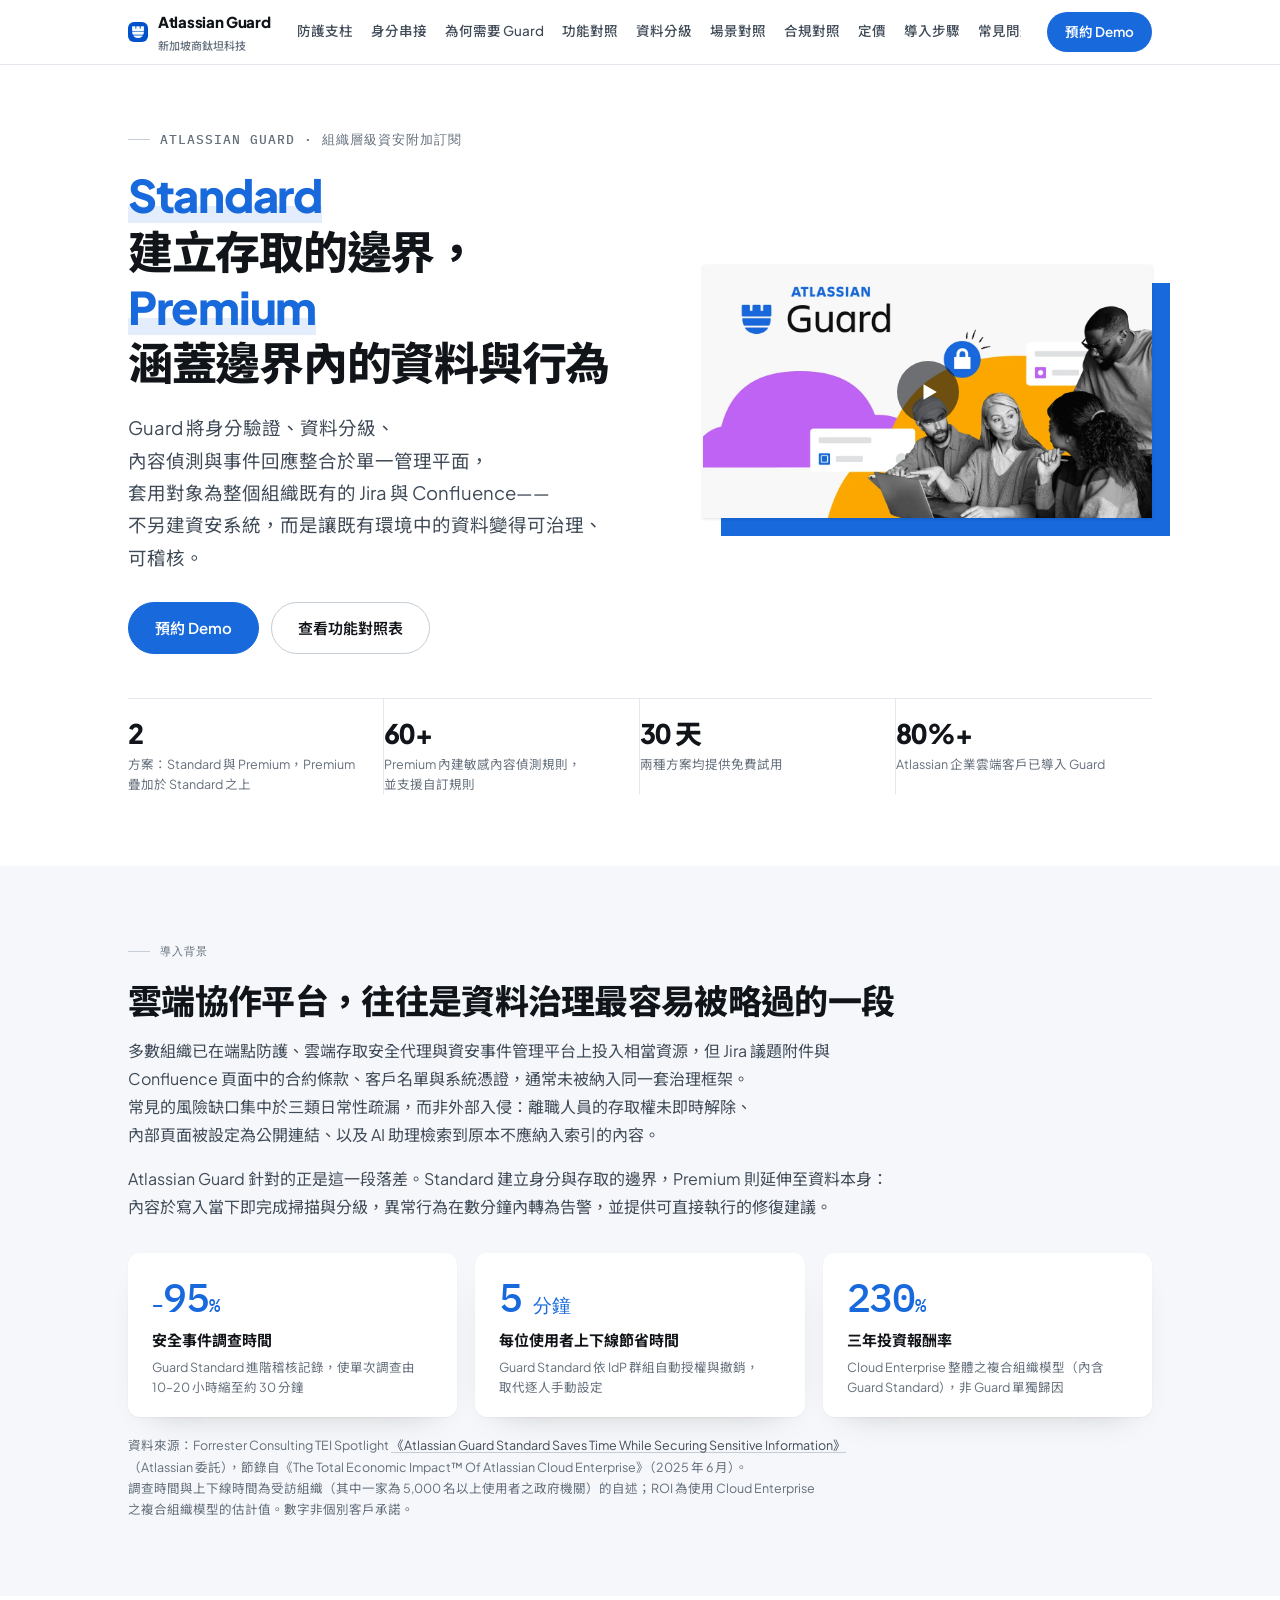
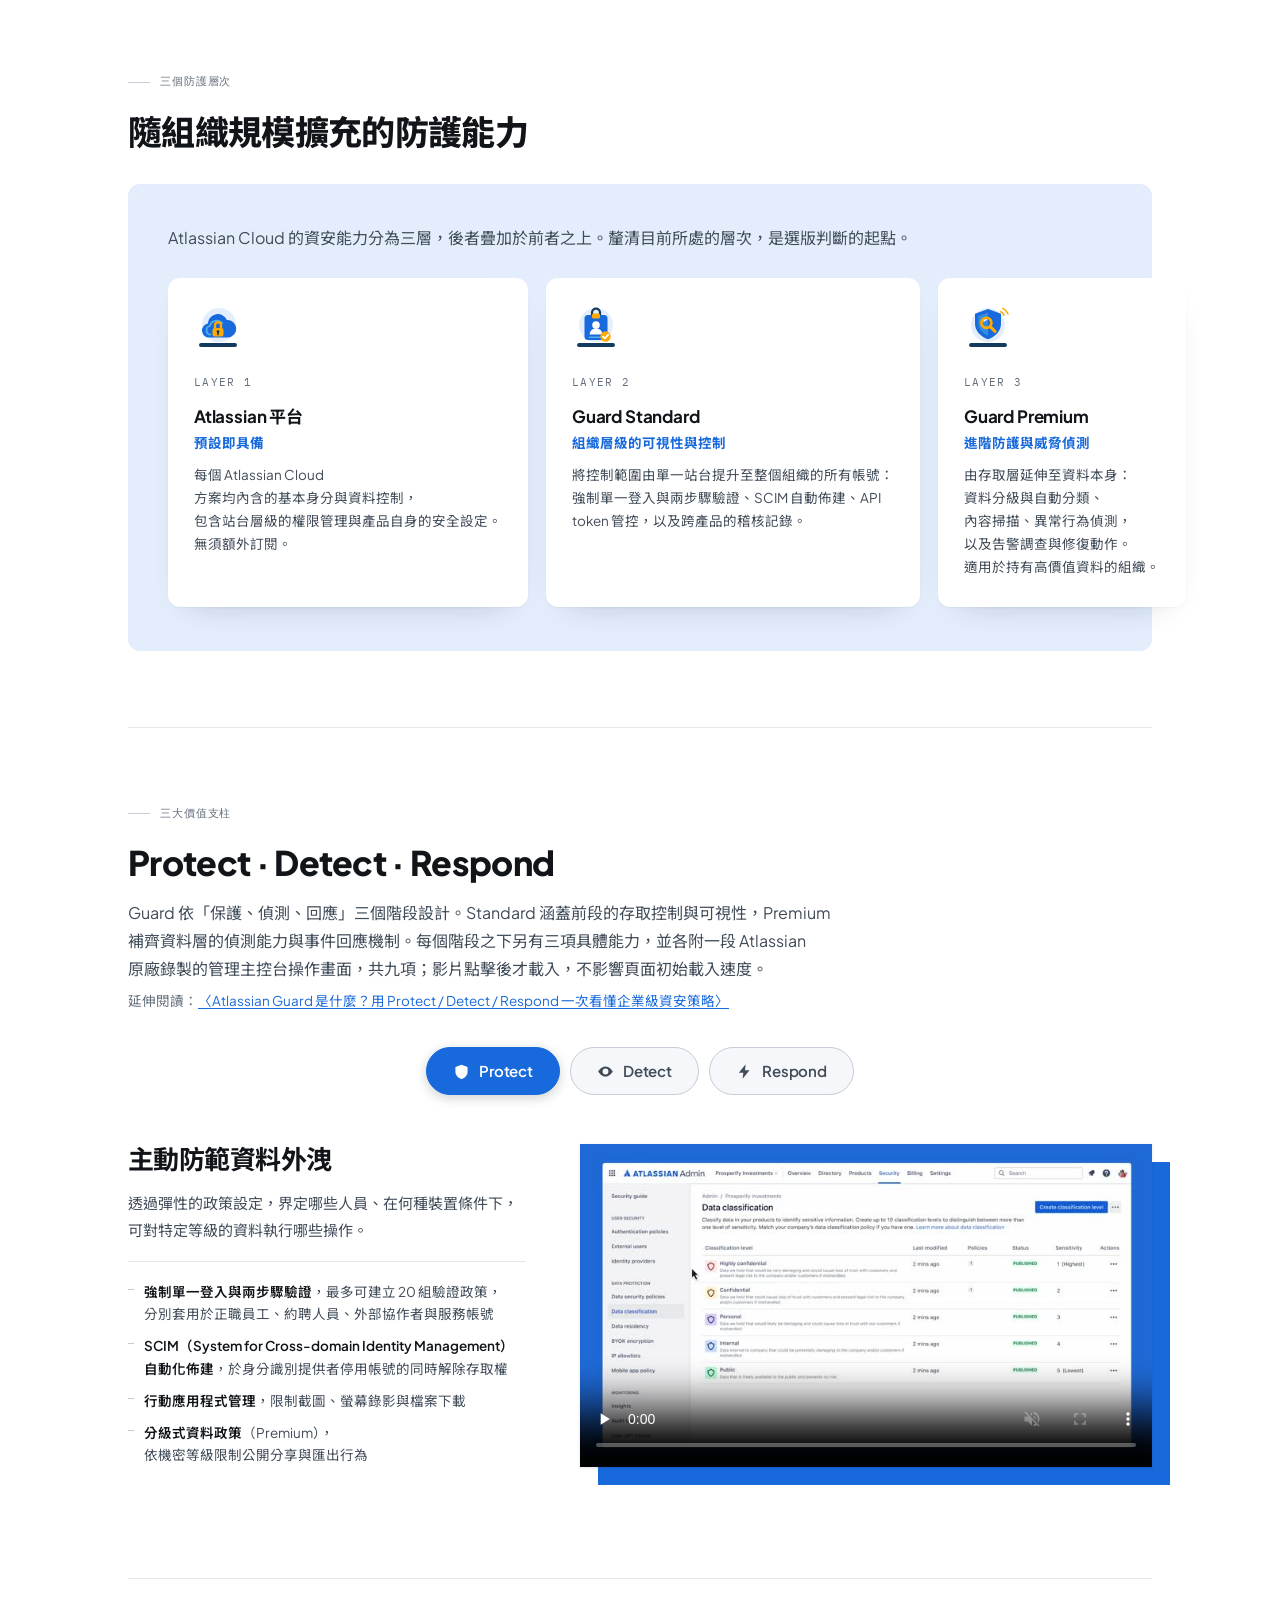
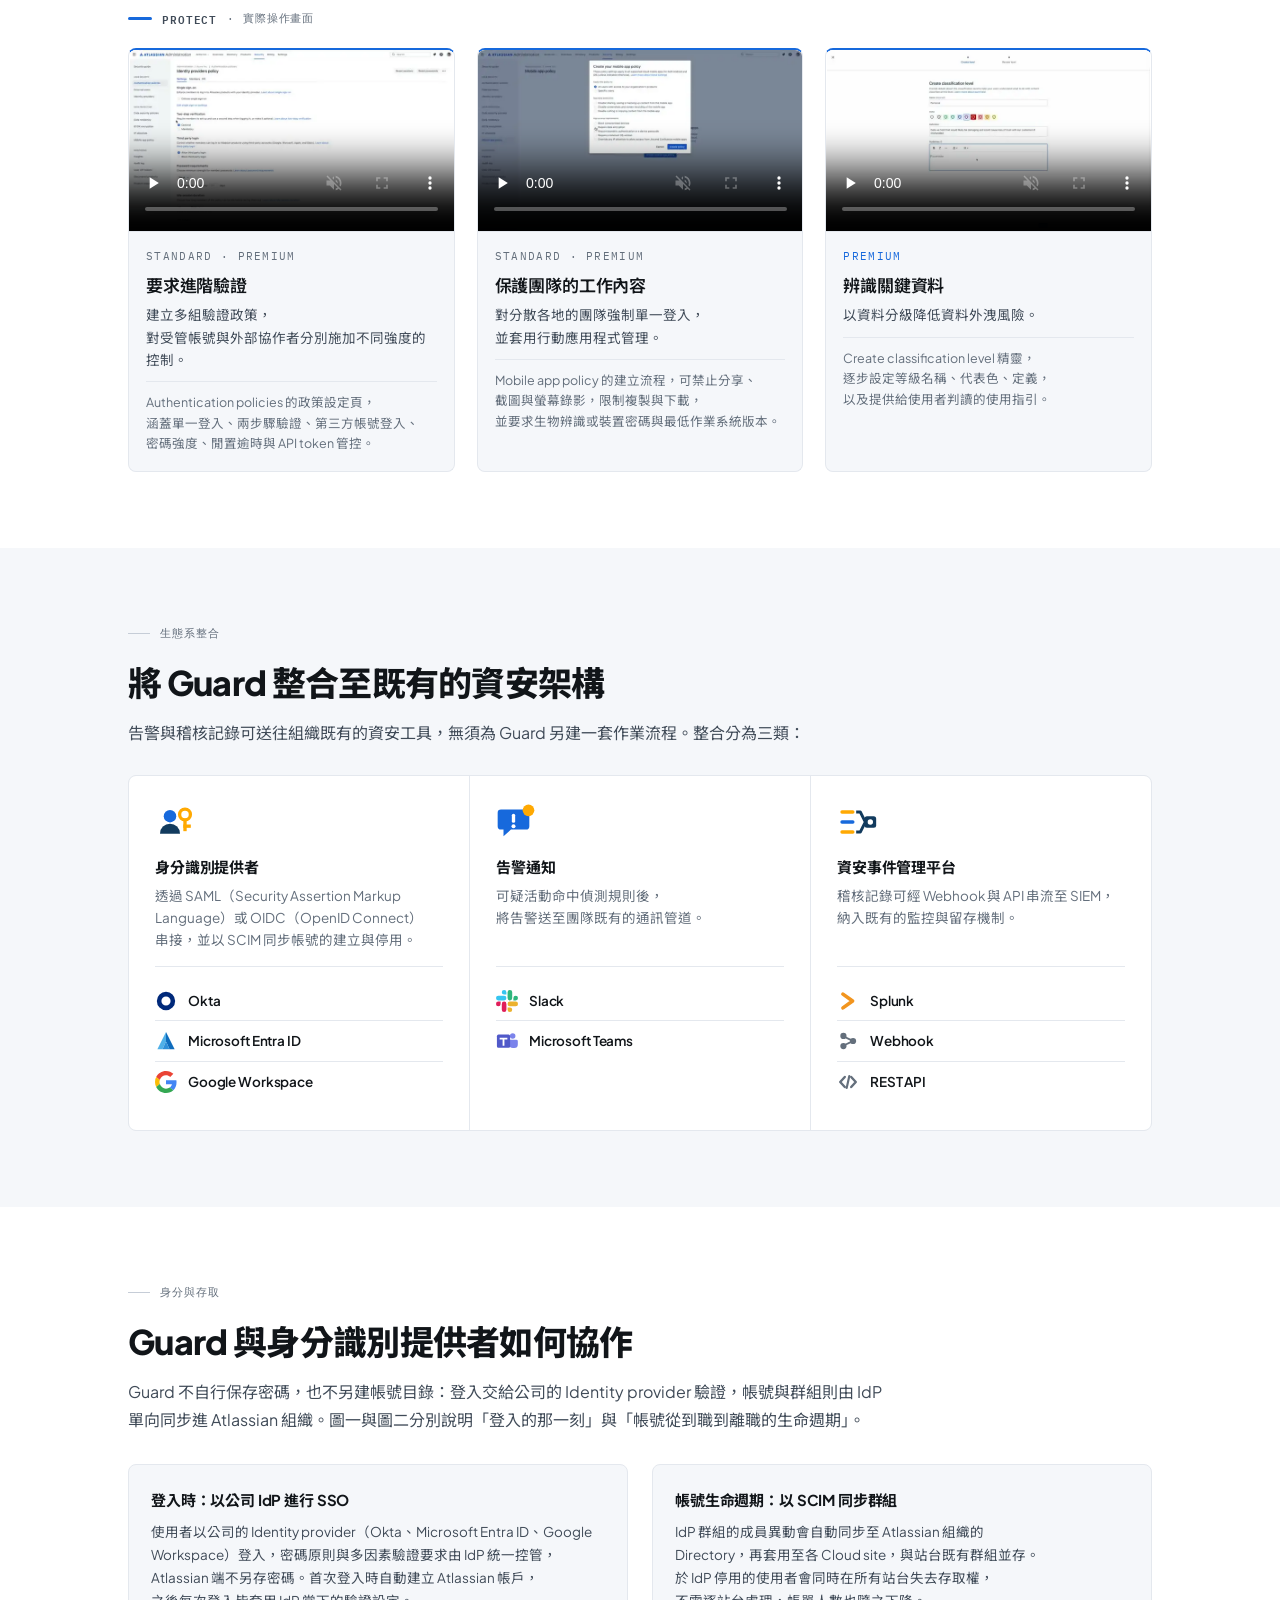
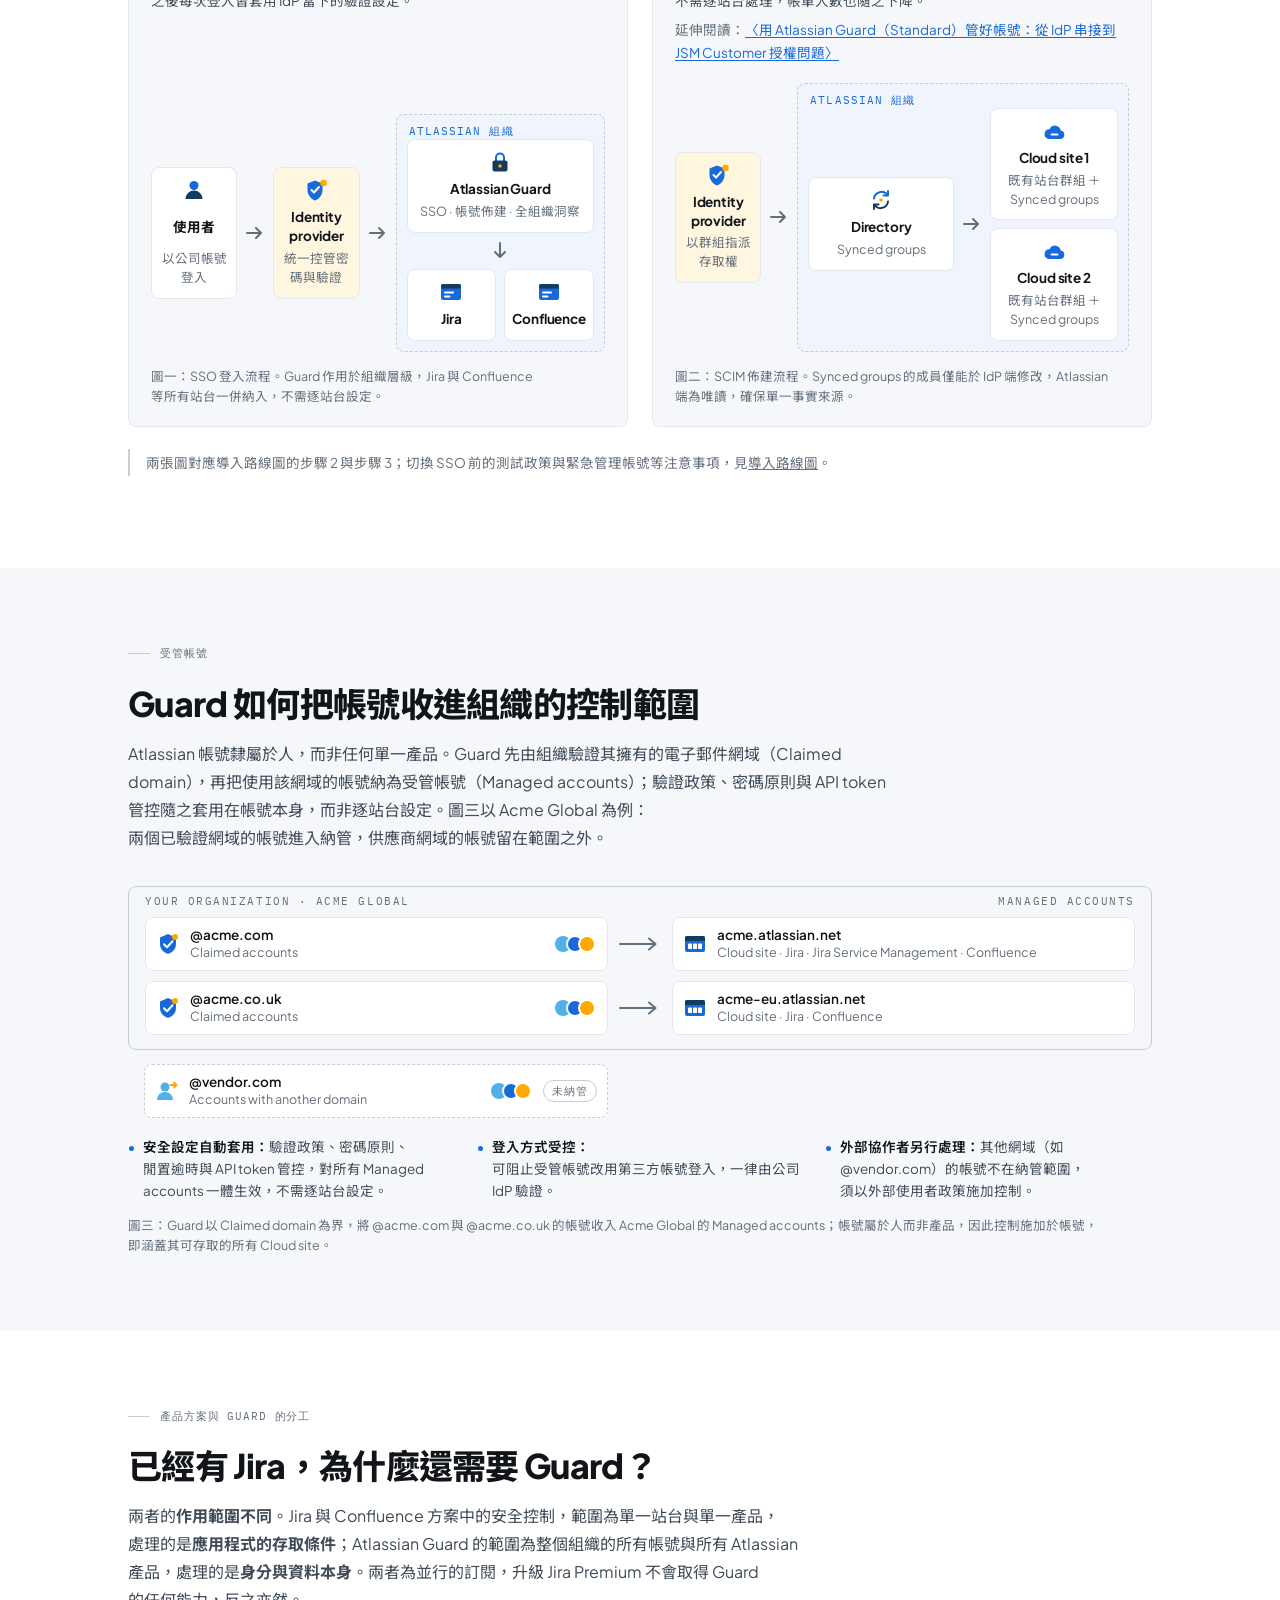
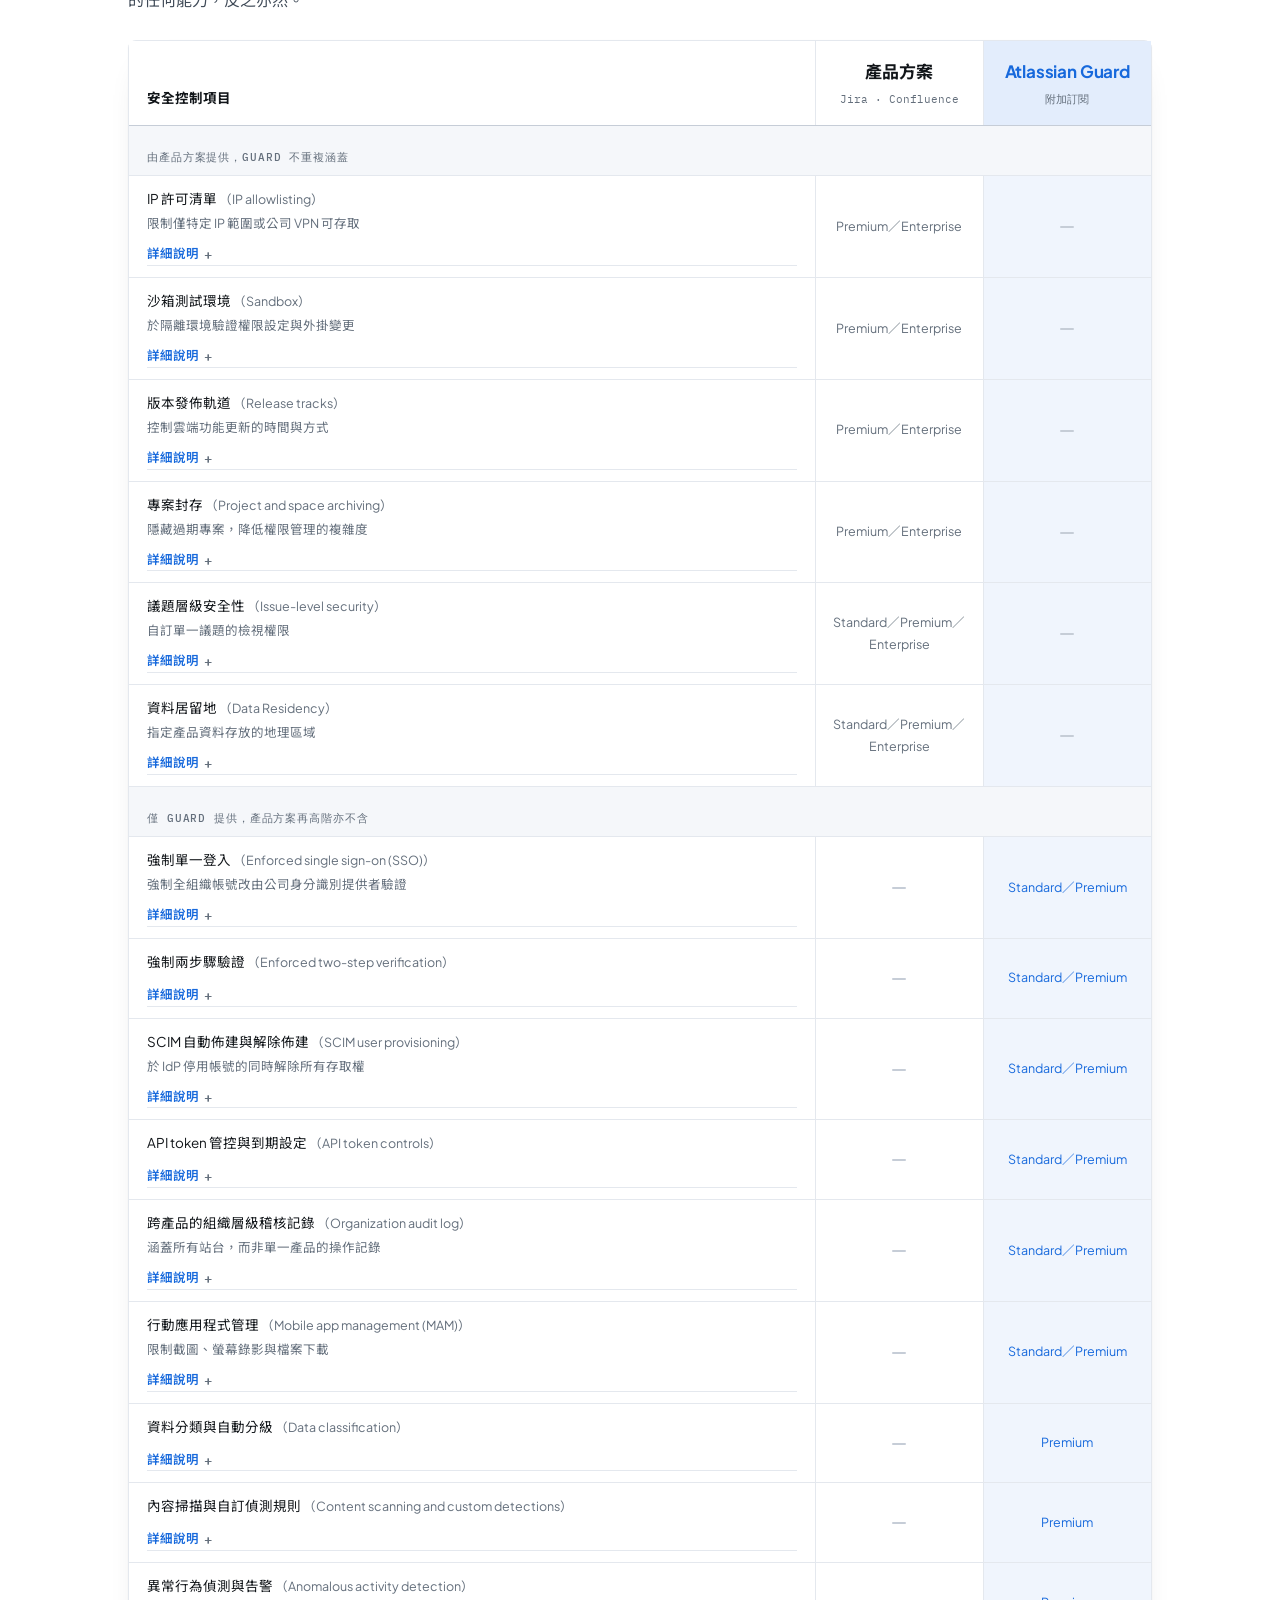
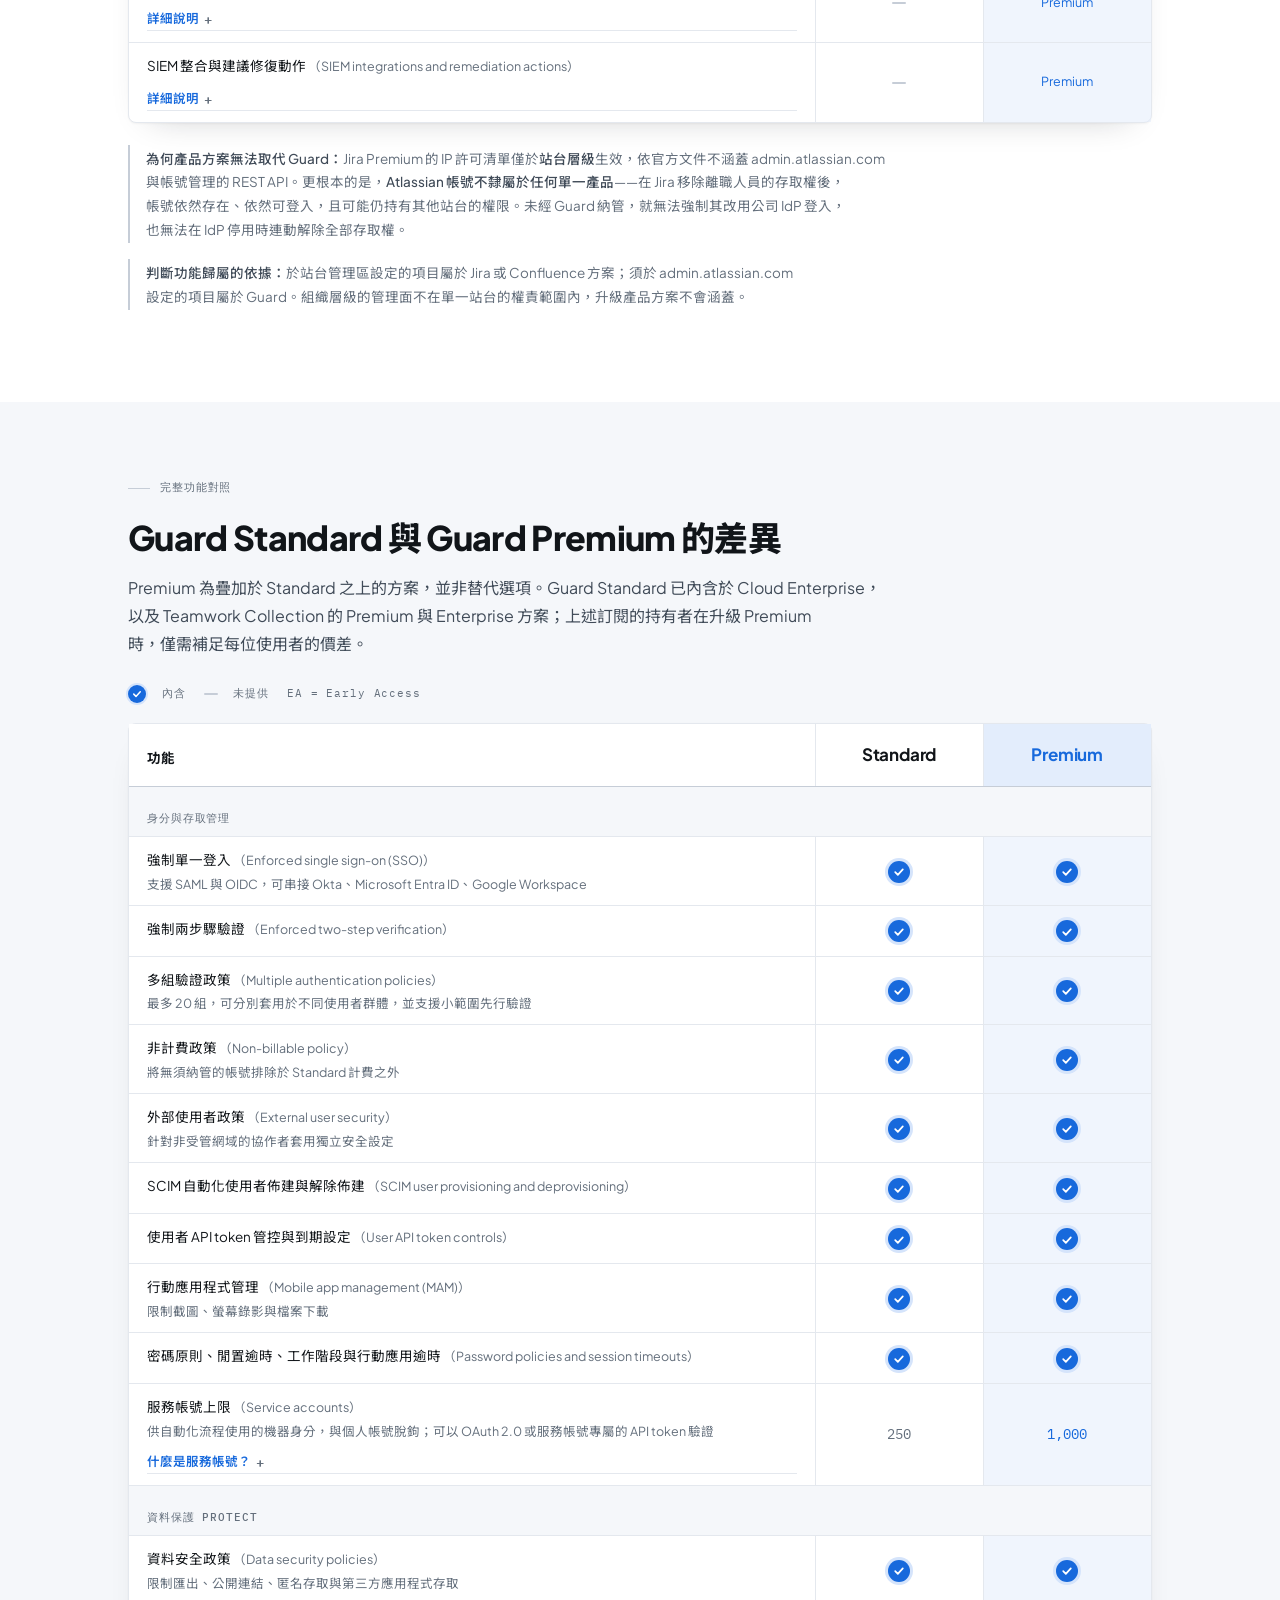
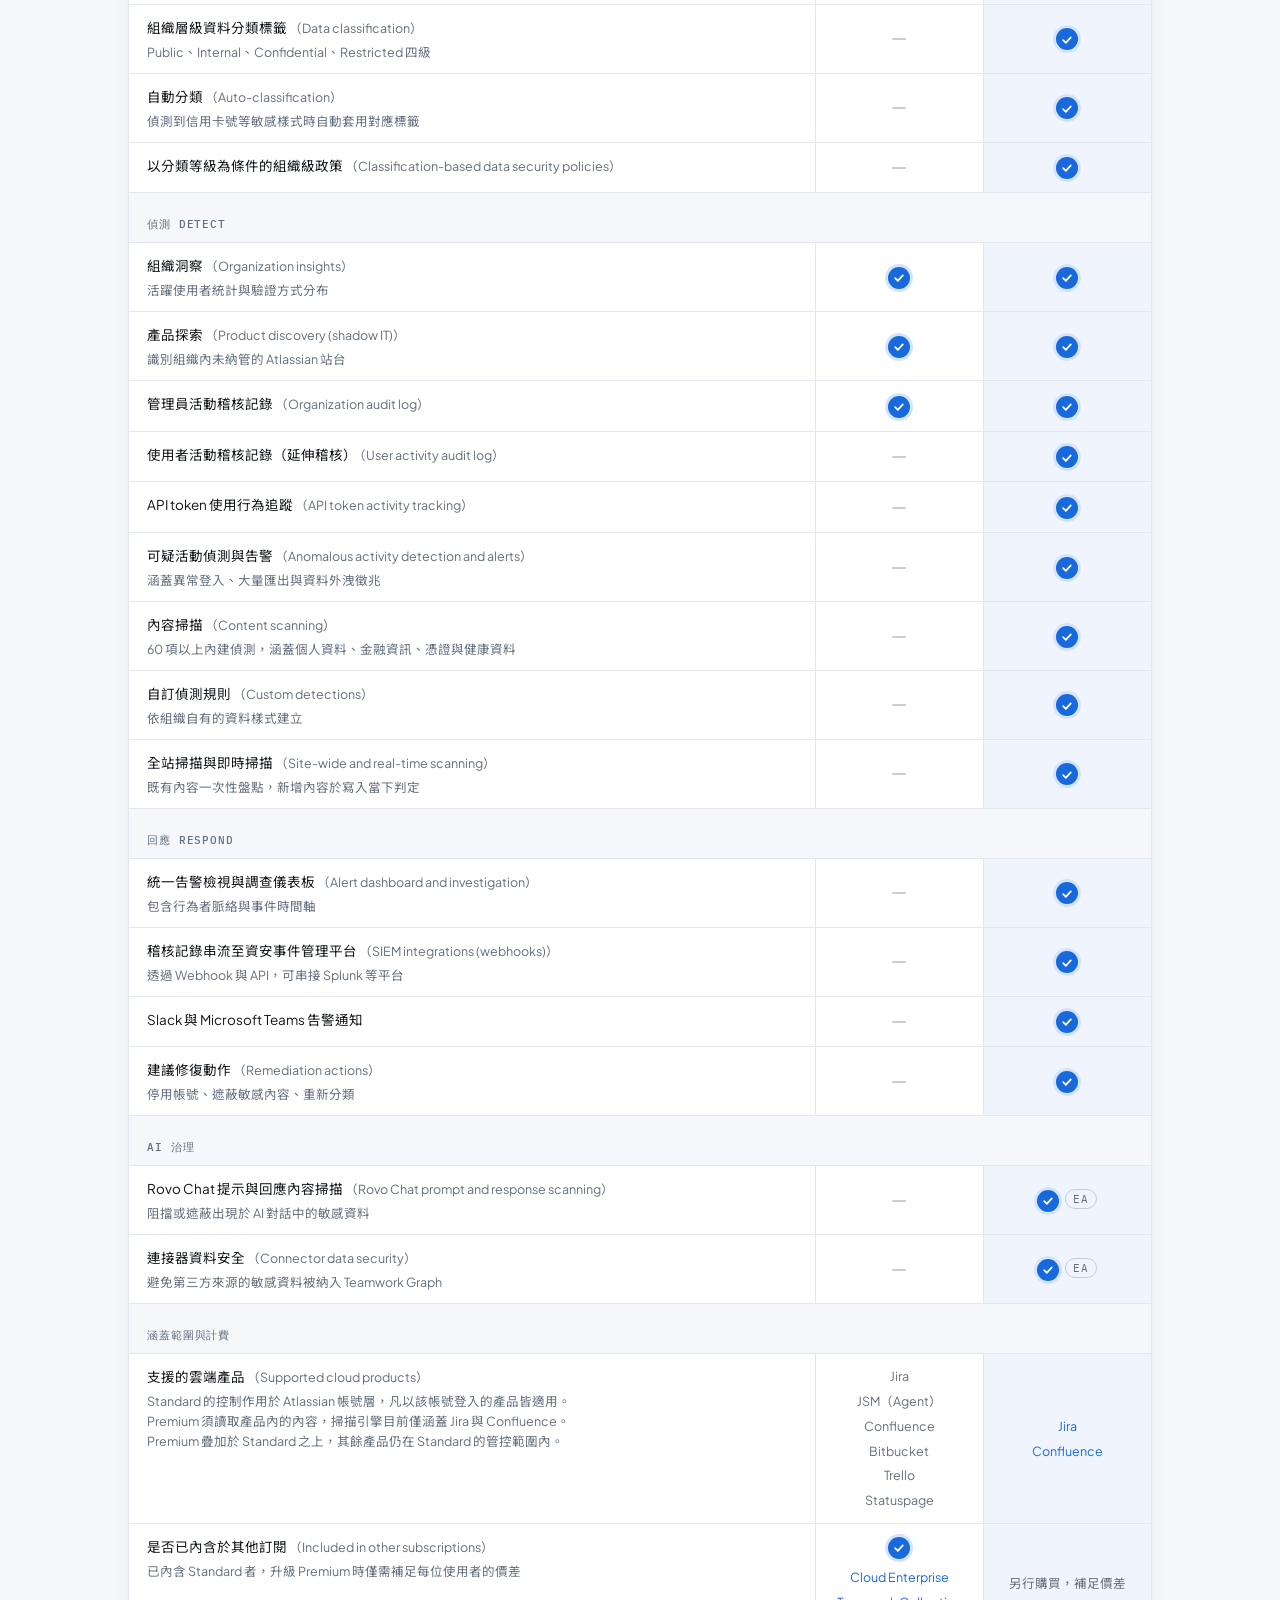
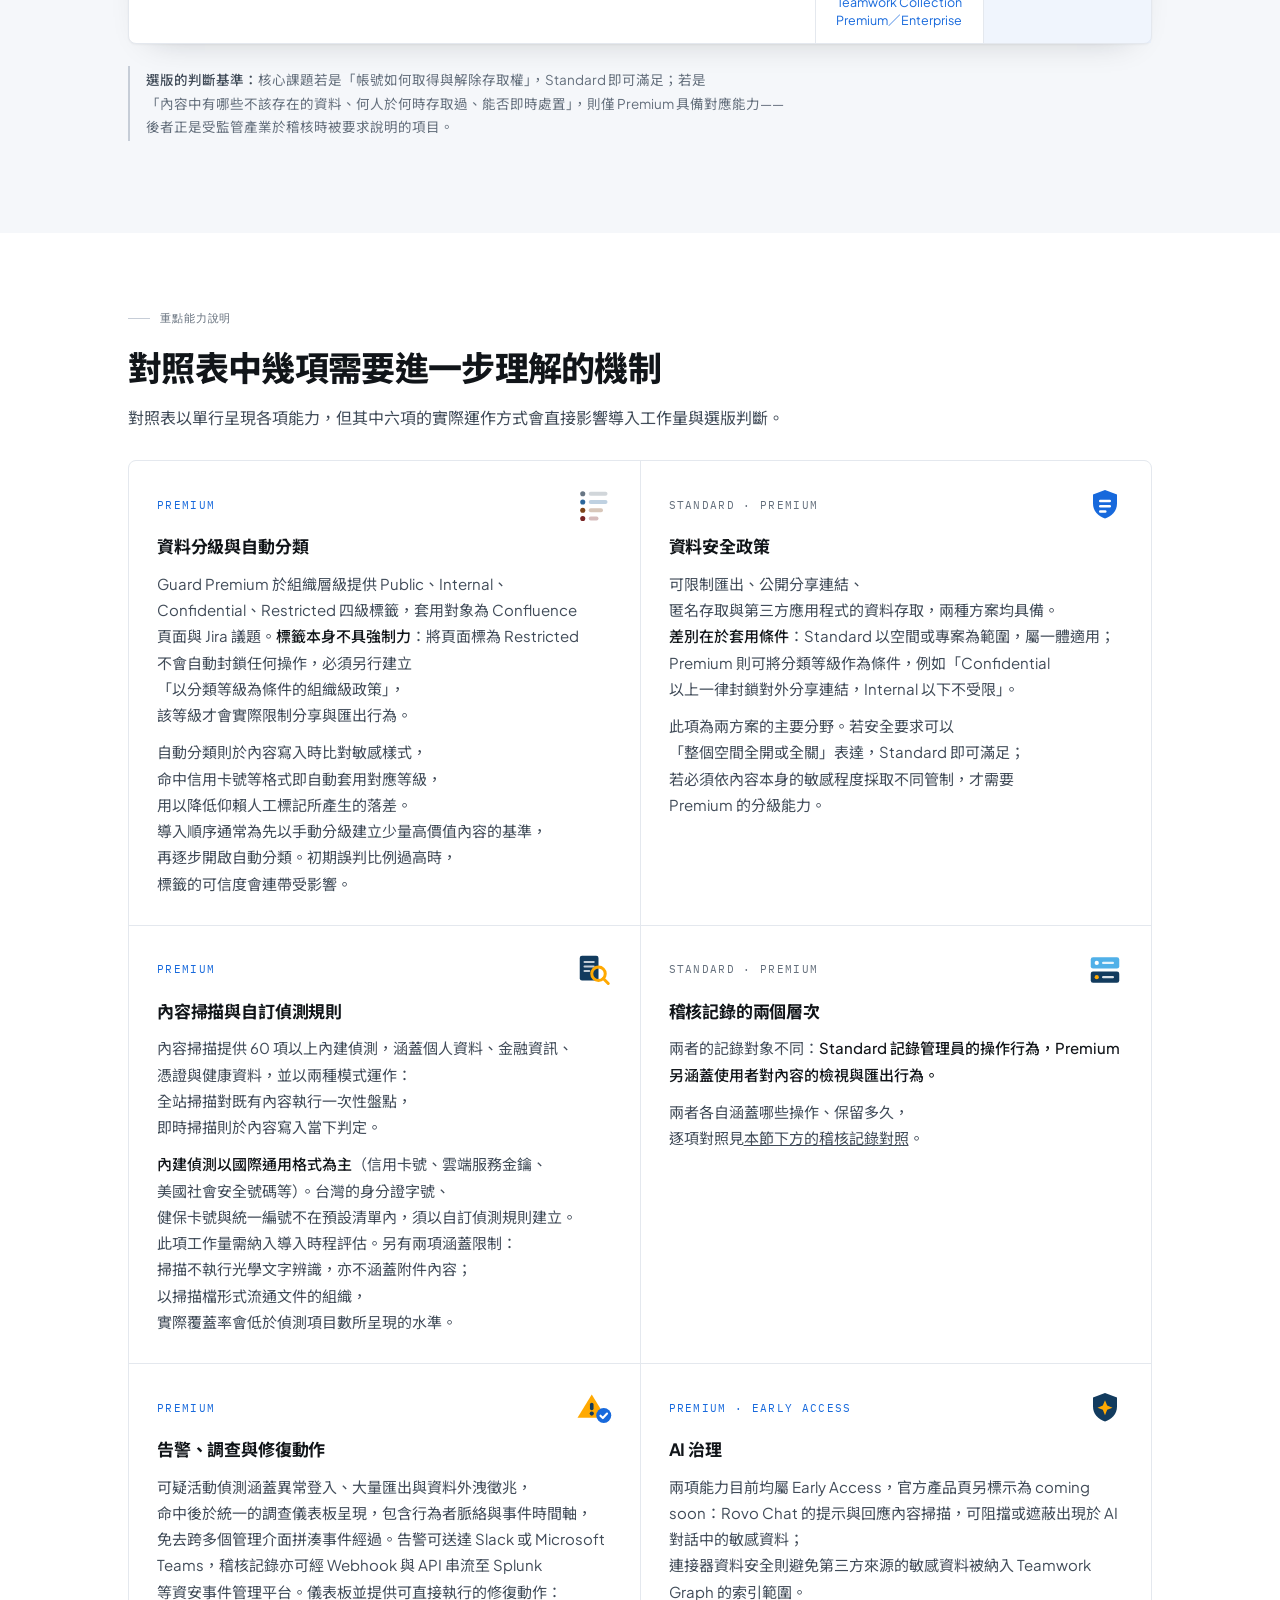
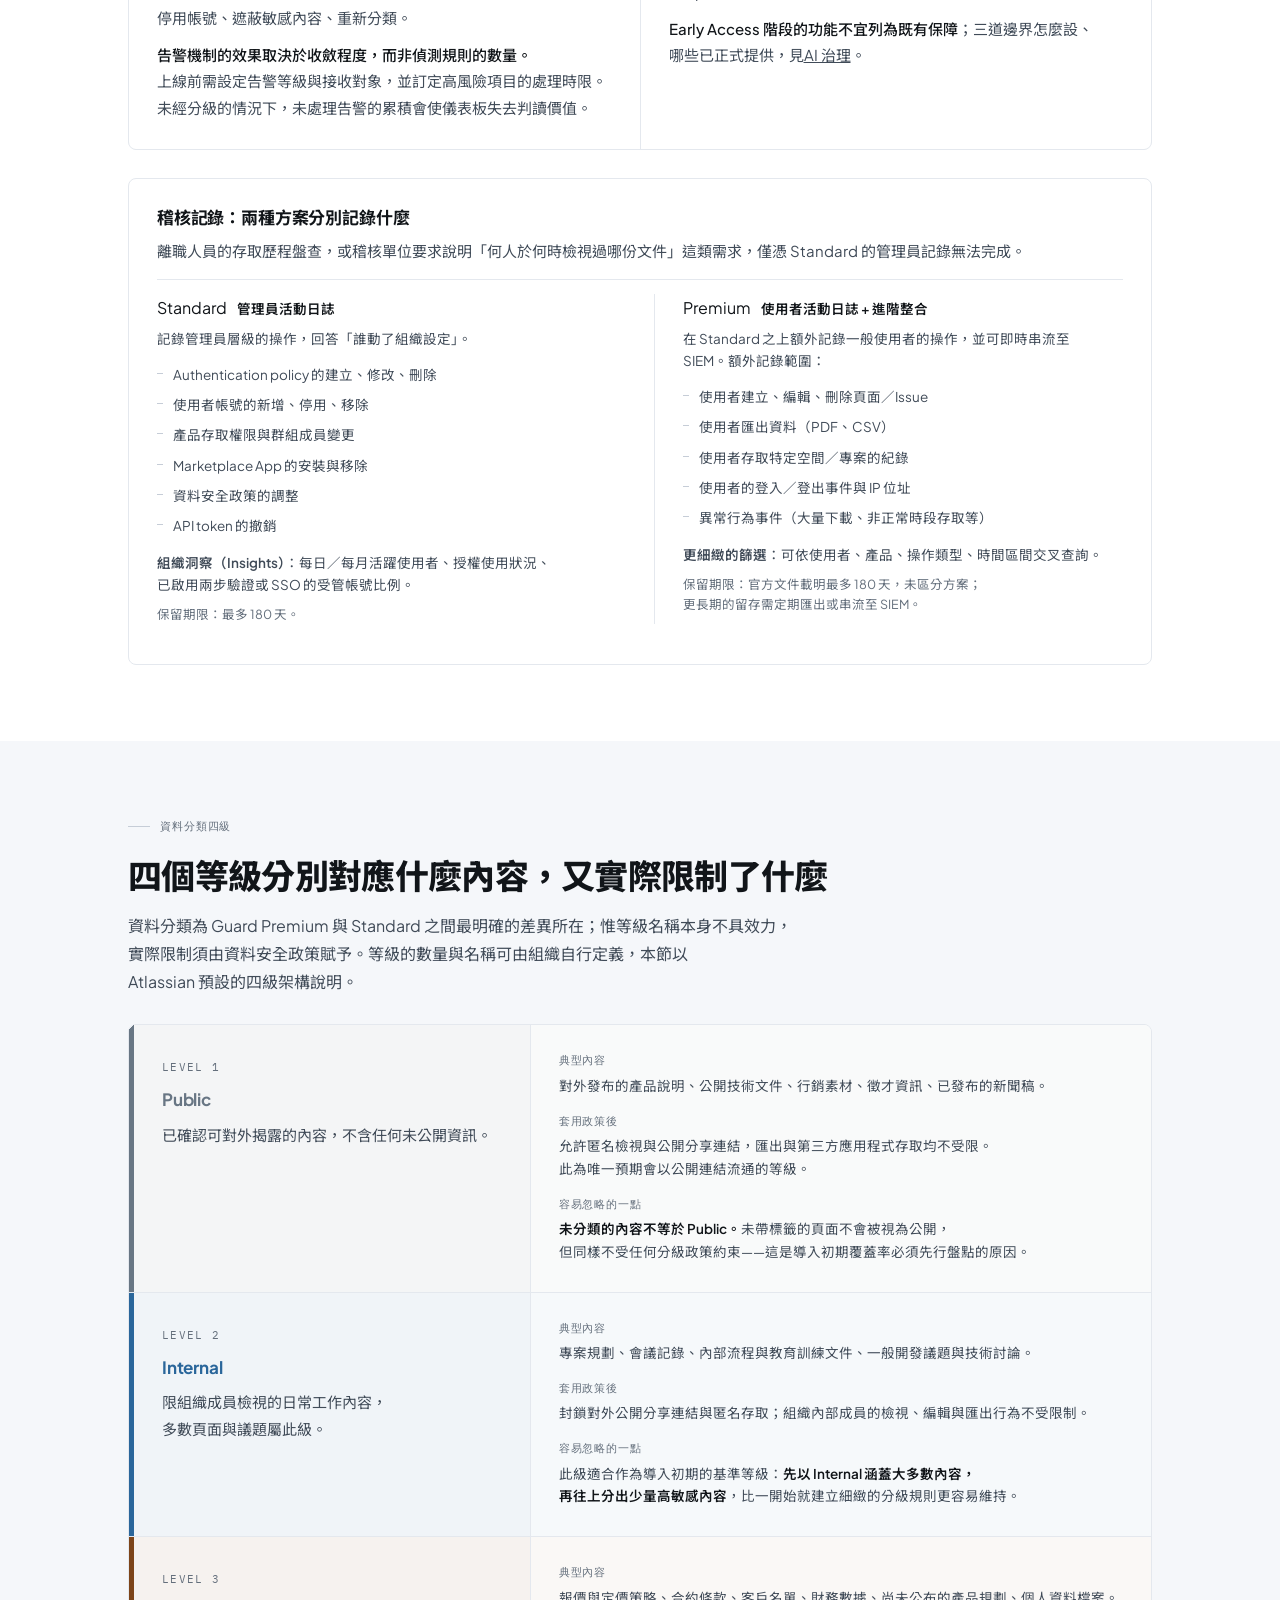
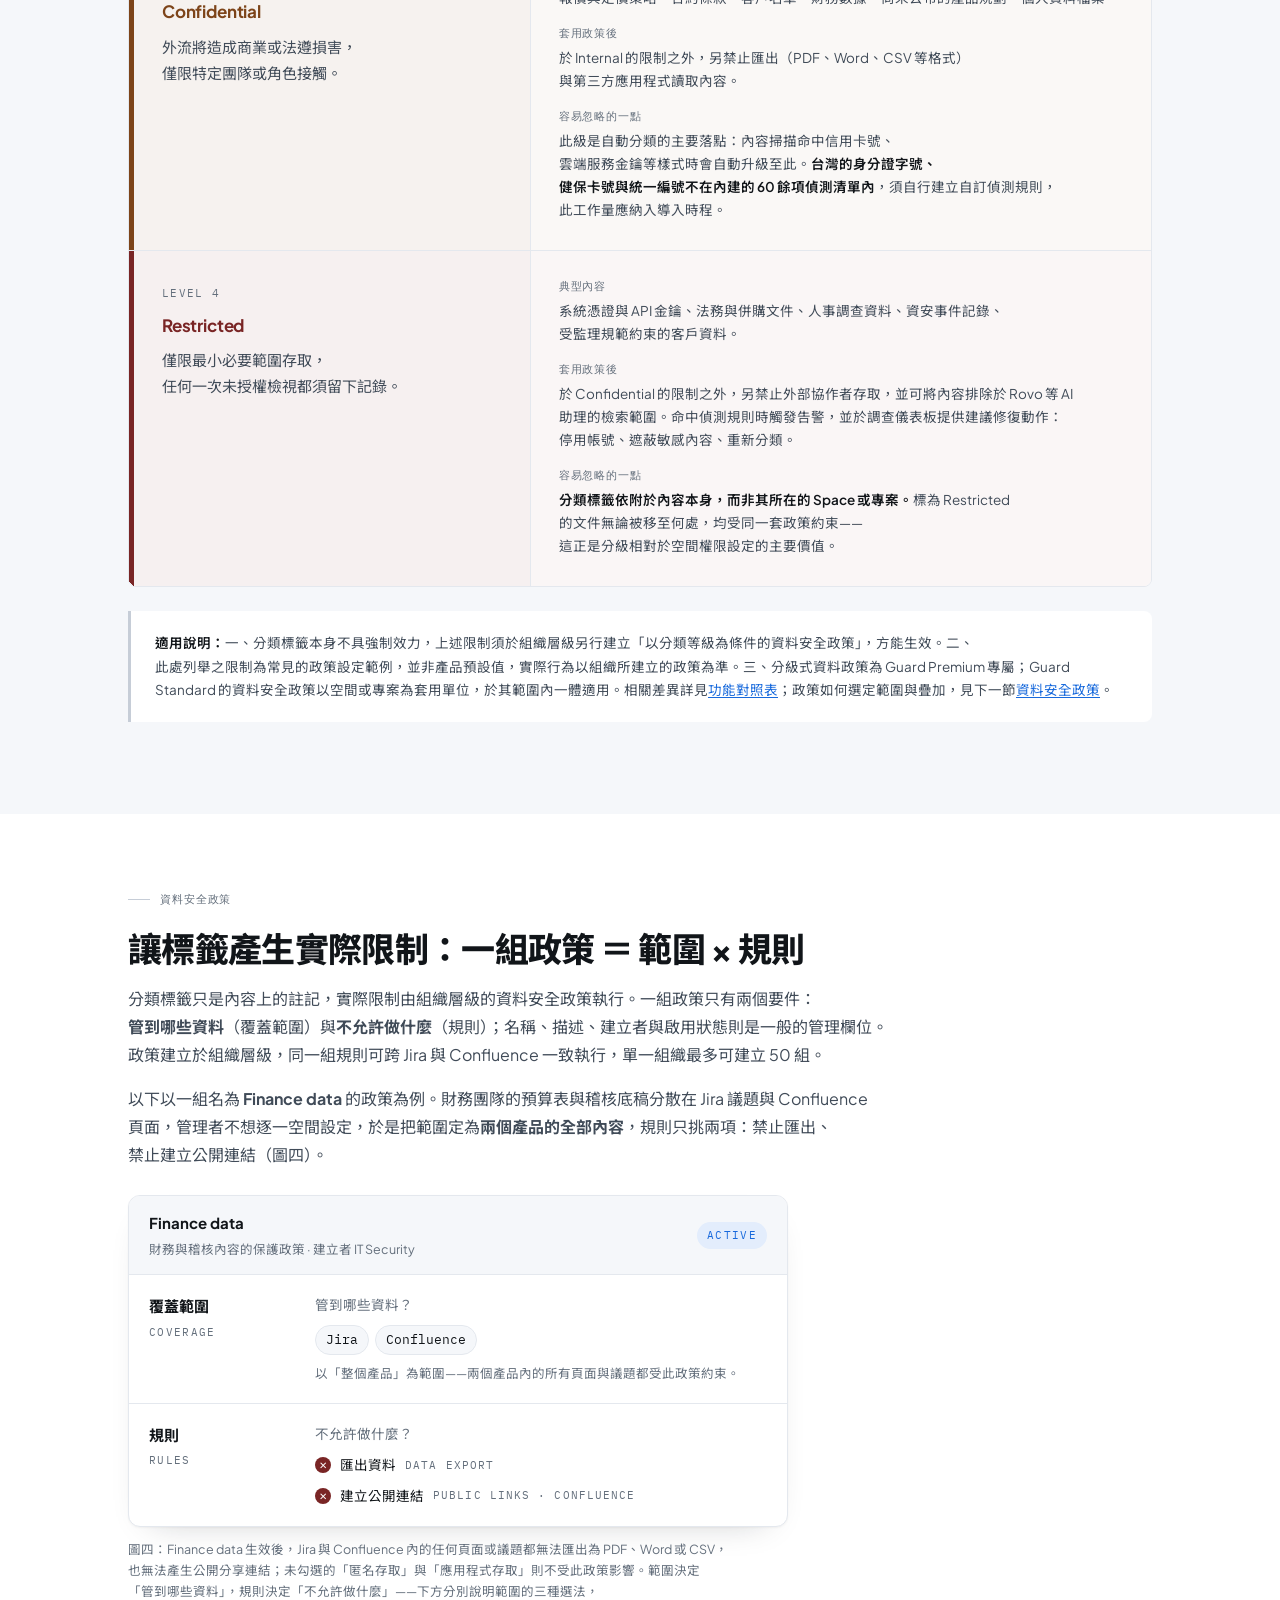
<file: index.html>
<!doctype html>
<html lang="zh-Hant-TW">
<head>
<meta charset="utf-8">
<meta name="viewport" content="width=device-width, initial-scale=1">
<meta name="description" content="Atlassian Guard 該選 Standard 還是 Premium？完整比較兩種方案的功能差異、21 種真實外洩場景的處理深度、依不重複使用者計價的級距，以及導入前置作業與計費認定的常見問題。">
<title>Atlassian Guard Standard 與 Premium 完整比較｜功能對照與定價指南</title>
<link rel="canonical" href="https://atlassianguard.com/">
<meta name="robots" content="index, follow, max-image-preview:large, max-snippet:-1">
<meta name="theme-color" content="#1769DC">

<!-- Open Graph / 社群分享 -->
<meta property="og:type" content="article">
<meta property="og:locale" content="zh_TW">
<meta property="og:site_name" content="Atlassian Guard 選版指南">
<meta property="og:title" content="Atlassian Guard Standard 與 Premium 完整比較｜功能對照與定價指南">
<meta property="og:description" content="Atlassian Guard 該選 Standard 還是 Premium？完整比較兩種方案的功能差異、21 種真實外洩場景的處理深度、依不重複使用者計價的級距，以及導入前置作業與計費認定的常見問題。">
<meta property="og:url" content="https://atlassianguard.com/">
<meta property="og:image" content="https://atlassianguard.com/assets/og-cover.png">
<meta property="og:image:width" content="1200">
<meta property="og:image:height" content="630">
<meta property="og:image:alt" content="Atlassian Guard Standard 與 Premium 選版指南，含資料分級四個層級示意">
<meta property="article:published_time" content="2026-09-04">
<meta property="article:modified_time" content="2026-09-05">
<meta name="twitter:card" content="summary_large_image">
<meta name="twitter:title" content="Atlassian Guard Standard 與 Premium 完整比較｜功能對照與定價指南">
<meta name="twitter:description" content="Atlassian Guard 該選 Standard 還是 Premium？完整比較兩種方案的功能差異、21 種真實外洩場景的處理深度、依不重複使用者計價的級距，以及導入前置作業與計費認定的常見問題。">
<meta name="twitter:image" content="https://atlassianguard.com/assets/og-cover.png">

<script type="application/ld+json">
{
 "@context": "https://schema.org",
 "@graph": [
  {
   "@type": "Organization",
   "@id": "https://atlassianguard.com/#org",
   "name": "新加坡商鈦坦科技",
   "alternateName": "Titansoft",
   "url": "https://atlassianguard.com/",
   "logo": {
    "@type": "ImageObject",
    "url": "https://atlassianguard.com/assets/favicon-192.png",
    "width": 192,
    "height": 192
   }
  },
  {
   "@type": "WebSite",
   "@id": "https://atlassianguard.com/#website",
   "url": "https://atlassianguard.com/",
   "name": "Atlassian Guard 選版指南",
   "inLanguage": "zh-Hant-TW",
   "publisher": {
    "@id": "https://atlassianguard.com/#org"
   }
  },
  {
   "@type": "TechArticle",
   "@id": "https://atlassianguard.com/#article",
   "isPartOf": {
    "@id": "https://atlassianguard.com/#website"
   },
   "headline": "Atlassian Guard Standard 與 Premium 完整比較",
   "description": "比較 Atlassian Guard Standard 與 Premium 的功能差異、真實外洩場景的處理深度、依不重複使用者計價的級距，以及導入前置作業與計費認定。",
   "inLanguage": "zh-Hant-TW",
   "datePublished": "2026-09-04",
   "dateModified": "2026-09-05",
   "author": {
    "@id": "https://atlassianguard.com/#org"
   },
   "publisher": {
    "@id": "https://atlassianguard.com/#org"
   },
   "image": "https://atlassianguard.com/assets/og-cover.png",
   "mainEntityOfPage": "https://atlassianguard.com/",
   "about": [
    {
     "@type": "SoftwareApplication",
     "name": "Atlassian Guard Standard",
     "applicationCategory": "SecurityApplication",
     "operatingSystem": "Atlassian Cloud"
    },
    {
     "@type": "SoftwareApplication",
     "name": "Atlassian Guard Premium",
     "applicationCategory": "SecurityApplication",
     "operatingSystem": "Atlassian Cloud"
    }
   ],
   "keywords": "Atlassian Guard, Atlassian Guard Standard, Atlassian Guard Premium, Atlassian Access, 資料外洩防護, 資料分級, Jira 資安, Confluence 資安, Atlassian Cloud 資安"
  },
  {
   "@type": "FAQPage",
   "@id": "https://atlassianguard.com/#faq",
   "inLanguage": "zh-Hant-TW",
   "isPartOf": {
    "@id": "https://atlassianguard.com/#website"
   },
   "mainEntity": [
    {
     "@type": "Question",
     "name": "導入 Guard 之前需要完成哪些前置作業？",
     "acceptedAnswer": {
      "@type": "Answer",
      "text": "Guard Standard 有兩項前置作業：網域驗證（domain verification）與使用者認領（user claim）。組織須先證明擁有該電子郵件網域，方能將使用該網域的 Atlassian 帳號納為受管帳號，後續的單一登入、驗證政策與稽核機制才會生效。此步驟需與 IT 或 DNS 管理者協調，其所需時間會影響整體導入時程。"
     }
    },
    {
     "@type": "Question",
     "name": "哪些訂閱已內含 Guard Standard？",
     "acceptedAnswer": {
      "@type": "Answer",
      "text": "Cloud Enterprise 訂閱內含 Guard Standard。此外，Teamwork Collection 的 Premium 與 Enterprise 方案亦內含 Guard Standard，Standard 方案則不包含。已透過上述任一訂閱取得 Guard Standard 的組織，若後續要升級 Guard Premium，僅需補足每位使用者的價差，無須重複購買 Standard。"
     }
    },
    {
     "@type": "Question",
     "name": "免費版的使用者是否也會計入費用？",
     "acceptedAnswer": {
      "@type": "Answer",
      "text": "會。只要帳號位於受 Guard 管理的網域，並持有 Jira、JSM、Confluence、Bitbucket、Trello 或 Statuspage（含免費版）的存取權，即計入 Guard Standard 帳單。若確認部分帳號無須納管，可建立非計費政策將其排除。惟須留意，這些帳號同時也不再受 Standard 的功能保護，且在 Premium 的計費中仍會被計入。"
     }
    },
    {
     "@type": "Question",
     "name": "Premium 為何僅支援 Jira 與 Confluence？",
     "acceptedAnswer": {
      "@type": "Answer",
      "text": "Premium 的核心能力為內容掃描與資料分級，目前的偵測引擎涵蓋 Jira 與 Confluence Cloud。Bitbucket、Trello 與 Statuspage 仍在 Standard 的身分與存取控制範圍內，但不受內容掃描涵蓋。若組織的敏感資料主要存放於程式碼儲存庫，須另行評估補強方案。"
     }
    },
    {
     "@type": "Question",
     "name": "資料外洩防護的偵測範圍有哪些已知限制？",
     "acceptedAnswer": {
      "@type": "Answer",
      "text": "內容掃描目前針對頁面與議題的文字內容，有三項已知的涵蓋限制：不執行光學文字辨識、不涵蓋附件檔案內容，且尚未支援 Confluence Whiteboard。以掃描檔或附件形式流通敏感資料的組織，實際覆蓋率會低於偵測項目數所呈現的水準，此差距須於概念驗證階段實測確認。"
     }
    },
    {
     "@type": "Question",
     "name": "取消訂閱後會產生哪些影響？",
     "acceptedAnswer": {
      "@type": "Answer",
      "text": "強制單一登入與強制兩步驟驗證將失效，使用者改以 Atlassian 帳號登入，部分人員可能需重設密碼；內容掃描與行為偵測停止運作，告警不再送出。已驗證的網域不受影響，仍可繼續檢視與管理受管帳號，部分關鍵設定會保留一段期間。退款僅限月繳試用後的第一個付費月份內，或年繳付款後 30 日內提出。"
     }
    },
    {
     "@type": "Question",
     "name": "是否可以先行試用？",
     "acceptedAnswer": {
      "@type": "Answer",
      "text": "可以。兩種方案均提供 30 天免費試用，由組織管理員於 admin.atlassian.com 啟用。試用期間可選定兩至三個代表性的 Space 或專案執行全站掃描，以實際命中結果驗證偵測規則與組織資料型態的符合程度。"
     }
    },
    {
     "@type": "Question",
     "name": "受管使用者、計費使用者與外部使用者如何區分？",
     "acceptedAnswer": {
      "@type": "Answer",
      "text": "受管使用者（managed users）指帳號位於已驗證網域、因而受組織控管的帳號；計費使用者（billable users）則是實際計入帳單的人數。兩者不必然相等：受管帳號若未持有任何受支援產品的存取權，就不會計費；反之，非受管網域的外部協作者只要具備受支援產品的存取權，仍會計入 Standard 帳單。實際人數可於 admin.atlassian.com 的帳單預估頁面查看。報價應以該數字為準；以組織通訊錄人數推估通常與實際計費人數有落差。"
     }
    },
    {
     "@type": "Question",
     "name": "Premium 的計費人數如何認定？與 Standard 有何不同？",
     "acceptedAnswer": {
      "@type": "Answer",
      "text": "兩者的計費基礎並不相同。Standard 計入具備 Jira、JSM（Agent）、Confluence、Bitbucket、Trello 或 Statuspage 存取權的使用者；Premium 則僅計入具備 Jira 或 Confluence 存取權者，且不分方案版本。已停用的帳號、未持有任何產品存取權者，以及僅使用 JSM 或 Jira Product Discovery 的使用者，不計入 Premium。因此在同一組織中，Premium 的計費人數通常低於 Standard，估算升級成本時，直接以 Standard 的人數乘以價差會高估實際金額。"
     }
    },
    {
     "@type": "Question",
     "name": "JSM 的報修者會計入費用嗎？",
     "acceptedAnswer": {
      "@type": "Answer",
      "text": "不會。僅透過客戶入口網站（portal-only）提交或追蹤案件的帳號，不計入 Guard Standard 帳單；實際處理案件的 JSM Agent 才會計費，且該 Agent 須使用受管帳號。對於以 JSM 作為全公司 IT 服務台、報修者動輒數百至數千人的組織，此項差異對總成本的影響幅度大，估算時須區分 Agent 與報修者的人數。"
     }
    },
    {
     "@type": "Question",
     "name": "人數成長時帳單會如何變動？會事先通知嗎？",
     "acceptedAnswer": {
      "@type": "Answer",
      "text": "Guard 依當期實際計費人數計算，人數增加時帳單隨之提高。若當期金額高於前一期，帳務與技術聯絡人會在扣款前三日收到通知信；但這是扣款前的告知，而非事前核准機制。人數波動較大的組織可於 admin.atlassian.com 的訂閱管理頁面定期檢視使用量。將「新進人員取得產品存取權」納入既有的帳號開通流程，可避免帳單在未經察覺的情況下逐月增加。"
     }
    }
   ]
  }
 ]
}
</script>

<link rel="icon" href="favicon.ico" sizes="any">
<link rel="icon" href="assets/favicon-32.png" type="image/png" sizes="32x32">
<link rel="icon" href="assets/favicon-192.png" type="image/png" sizes="192x192">
<link rel="apple-touch-icon" href="assets/apple-touch-icon.png">

<link rel="preconnect" href="https://fonts.googleapis.com">
<link rel="preconnect" href="https://fonts.gstatic.com" crossorigin>
<!-- 拉丁字型：檔案小，各裝置皆載入 -->
<link rel="stylesheet" href="https://fonts.googleapis.com/css2?family=IBM+Plex+Mono:wght@400;500&family=Plus+Jakarta+Sans:wght@400;500;600;700;800&display=swap">
<!-- 中文字型：CJK 分片約 1.2MB，僅於桌面尺寸載入；行動裝置改用系統內建中文字型 -->
<link rel="stylesheet" media="(min-width:820px)" href="https://fonts.googleapis.com/css2?family=Noto+Sans+TC:wght@400;700&display=swap">

<!-- ?v= 為快取版本：改動 style.css／app.js 後須與下方各處日期一同更新，否則回訪者會續用舊檔 -->
<link rel="stylesheet" href="assets/style.css?v=20260905">
</head>
<body>

<nav class="nav" aria-label="頁面導覽">
  <div class="nav-in">
    <a class="nav-brand" href="#top"><img src="assets/favicon-32.png" alt=""><span>Atlassian Guard<small>新加坡商鈦坦科技</small></span></a>
    <div class="nav-links">
      <a href="#pdr">防護支柱</a>
      <a href="#identity">身分串接</a>
      <a href="#vs">為何需要 Guard</a>
      <a href="#compare">功能對照</a>
      <a href="#classification">資料分級</a>
      <a href="#cases">場景對照</a>
      <a href="#compliance">合規對照</a>
      <a href="#pricing">定價</a>
      <a href="#rollout">導入步驟</a>
      <a href="#faq">常見問題</a>
    </div>
    <a class="nav-cta" href="https://tsgojira.atlassian.net/servicedesk/customer/portal/4/group/8/create/43" target="_blank" rel="noopener">預約 Demo</a>
  </div>
</nav>

<main class="wrap" id="top">

  <!-- HERO -->
  <section class="hero">
    <div class="hero-grid">
      <div>
        <h1><span class="h1-brand">Atlassian Guard · 組織層級資安附加訂閱</span><em>Standard</em> 建立存取的邊界，<br><em>Premium</em> 涵蓋邊界內的資料與行為</h1>
        <p class="lede">Guard 將身分驗證、資料分級、內容偵測與事件回應整合於單一管理平面，<br class="br-lg">套用對象為整個組織既有的 Jira 與 Confluence——<br class="br-lg">不另建資安系統，而是讓既有環境中的資料變得可治理、可稽核。</p>
        <div class="cta-row">
          <a class="btn" href="https://tsgojira.atlassian.net/servicedesk/customer/portal/4/group/8/create/43" target="_blank" rel="noopener">預約 Demo</a>
          <a class="btn ghost" href="#compare">查看功能對照表</a>
        </div>
      </div>

      <figure class="hero-video">
        <div class="hv-media">
          <a class="hv-btn" href="https://www.youtube.com/watch?v=4NUYNM5H4RI" target="_blank" rel="noopener"
             aria-label="播放 Atlassian 官方影片：Safeguard mission-critical work with Atlassian Guard，片長 1 分 19 秒">
            <picture>
              <source srcset="assets/video/guard-overview-poster.webp" type="image/webp">
              <img src="assets/video/guard-overview-poster.jpg" width="1280" height="720" alt="" fetchpriority="high">
            </picture>
            <span class="hv-play" aria-hidden="true"><svg viewBox="0 0 24 24"><path d="M6 3.5 20.5 12 6 20.5Z"/></svg></span>
          </a>
        </div>
      </figure>
    </div>

    <div class="facts">
      <div class="fact"><b>2</b><span>方案：Standard 與 Premium，Premium 疊加於 Standard 之上</span></div>
      <div class="fact"><b>60+</b><span>Premium 內建敏感內容偵測規則，並支援自訂規則</span></div>
      <div class="fact"><b>30 天</b><span>兩種方案均提供免費試用</span></div>
      <div class="fact"><b>80%+</b><span>Atlassian 企業雲端客戶已導入 Guard</span></div>
    </div>
  </section>

  <!-- WHY -->
  <section id="why" class="band">
    <p class="eyebrow">導入背景</p>
    <h2>雲端協作平台，往往是資料治理最容易被略過的一段</h2>
    <p>多數組織已在端點防護、雲端存取安全代理與資安事件管理平台上投入相當資源，但 Jira 議題附件與 Confluence 頁面中的合約條款、客戶名單與系統憑證，通常未被納入同一套治理框架。常見的風險缺口集中於三類日常性疏漏，而非外部入侵：離職人員的存取權未即時解除、內部頁面被設定為公開連結、以及 AI 助理檢索到原本不應納入索引的內容。</p>
    <p>Atlassian Guard 針對的正是這一段落差。Standard 建立身分與存取的邊界，Premium 則延伸至資料本身：內容於寫入當下即完成掃描與分級，異常行為在數分鐘內轉為告警，並提供可直接執行的修復建議。</p>
    <div class="kpi-grid">
      <div class="kpi">
        <b class="kpi-n"><span>−</span>95<span>%</span></b>
        <span class="kpi-t">安全事件調查時間</span>
        <span class="kpi-d">Guard Standard 進階稽核記錄，使單次調查由 10–20 小時縮至約 30 分鐘</span>
      </div>
      <div class="kpi">
        <b class="kpi-n">5<span> 分鐘</span></b>
        <span class="kpi-t">每位使用者上下線節省時間</span>
        <span class="kpi-d">Guard Standard 依 IdP 群組自動授權與撤銷，取代逐人手動設定</span>
      </div>
      <div class="kpi">
        <b class="kpi-n">230<span>%</span></b>
        <span class="kpi-t">三年投資報酬率</span>
        <span class="kpi-d">Cloud Enterprise 整體之複合組織模型（內含 Guard Standard），非 Guard 單獨歸因</span>
      </div>
    </div>
    <p class="kpi-src">資料來源：Forrester Consulting TEI Spotlight <a href="https://tei.forrester.com/go/atlassian/guardstandarspotlight?lang=en-us" target="_blank" rel="noopener">《Atlassian Guard Standard Saves Time While Securing Sensitive Information》</a>（Atlassian 委託），節錄自《The Total Economic Impact™ Of Atlassian Cloud Enterprise》（2025 年 6 月）。調查時間與上下線時間為受訪組織（其中一家為 5,000 名以上使用者之政府機關）的自述；ROI 為使用 Cloud Enterprise 之複合組織模型的估計值。數字非個別客戶承諾。</p>
  </section>

  <!-- LAYERS -->
  <section id="layers">
    <p class="eyebrow">三個防護層次</p>
    <h2>隨組織規模擴充的防護能力</h2>
    <div class="layers-wrap">
      <p>Atlassian Cloud 的資安能力分為三層，後者疊加於前者之上。釐清目前所處的層次，是選版判斷的起點。</p>
      <div class="layers">
        <div class="layer">
          <svg class="layer-ico" viewBox="0 0 48 48" aria-hidden="true">
            <circle cx="25" cy="21" r="17" fill="#E3EDFC"/>
            <path d="M7 41h34" stroke="#123B5E" stroke-width="4" stroke-linecap="round"/>
            <path d="M15 33.5a7 7 0 0 1-1.2-13.9A10 10 0 0 1 32.9 16 7.2 7.2 0 0 1 34 33.5Z" fill="#1769DC"/>
            <path d="M16.2 30.6a4.4 4.4 0 0 1-.4-8.6 7.4 7.4 0 0 1 12.6-3" fill="none" stroke="#50B0E8" stroke-width="1.8" stroke-linecap="round"/>
            <path d="M21 24v-2.8a3 3 0 0 1 6 0V24" fill="none" stroke="#FFA902" stroke-width="2.4"/>
            <rect x="18.5" y="24" width="11" height="8.5" rx="2" fill="#FFA902"/>
            <circle cx="24" cy="27.6" r="1.4" fill="#123B5E"/>
            <path d="M24 28.6v2" stroke="#123B5E" stroke-width="1.6" stroke-linecap="round"/>
          </svg>
          <span class="lv">Layer 1</span>
          <h3>Atlassian 平台</h3>
          <p class="sub">預設即具備</p>
          <p>每個 Atlassian Cloud 方案均內含的基本身分與資料控制，包含站台層級的權限管理與產品自身的安全設定。無須額外訂閱。</p>
        </div>
        <div class="layer">
          <svg class="layer-ico" viewBox="0 0 48 48" aria-hidden="true">
            <circle cx="24" cy="21" r="17" fill="#E3EDFC"/>
            <path d="M7 41h34" stroke="#123B5E" stroke-width="4" stroke-linecap="round"/>
            <path d="M20 12V8.6a4 4 0 0 1 8 0V12" fill="none" stroke="#123B5E" stroke-width="2.2"/>
            <rect x="12.5" y="11" width="23" height="25" rx="3.5" fill="#1769DC"/>
            <rect x="20" y="9.5" width="8" height="5" rx="1.5" fill="#FFA902"/>
            <circle cx="24" cy="21" r="3.8" fill="#FFFFFF"/>
            <path d="M17.6 30.6a6.4 6.4 0 0 1 12.8 0Z" fill="#FFFFFF"/>
            <path d="M17.5 33.2h13" stroke="#50B0E8" stroke-width="1.6" stroke-linecap="round"/>
            <circle cx="33.5" cy="32.5" r="5.2" fill="#FFA902"/>
            <path d="M31 32.6l1.8 1.8 3.4-3.6" fill="none" stroke="#FFFFFF" stroke-width="1.8" stroke-linecap="round" stroke-linejoin="round"/>
          </svg>
          <span class="lv">Layer 2</span>
          <h3>Guard Standard</h3>
          <p class="sub">組織層級的可視性與控制</p>
          <p>將控制範圍由單一站台提升至整個組織的所有帳號：強制單一登入與兩步驟驗證、SCIM 自動佈建、API token 管控，以及跨產品的稽核記錄。</p>
        </div>
        <div class="layer">
          <svg class="layer-ico" viewBox="0 0 48 48" aria-hidden="true">
            <circle cx="24" cy="21" r="17" fill="#E3EDFC"/>
            <path d="M7 41h34" stroke="#123B5E" stroke-width="4" stroke-linecap="round"/>
            <path d="M24 5 37 9.8v9.6c0 7.6-5.5 13-13 15.8-7.5-2.8-13-8.2-13-15.8V9.8Z" fill="#1769DC"/>
            <path d="M24 8.4v23.4c-5.6-2.6-9.7-7-9.7-12.4v-7.4Z" fill="#50B0E8" opacity=".5"/>
            <circle cx="22.4" cy="18.8" r="5" fill="none" stroke="#FFA902" stroke-width="2.8"/>
            <path d="M20 17.2a3.2 3.2 0 0 1 2.2-1.4" fill="none" stroke="#FFFFFF" stroke-width="1.4" stroke-linecap="round"/>
            <path d="M26.2 22.6 31 27.4" stroke="#FFA902" stroke-width="3" stroke-linecap="round"/>
            <path d="M36.5 7.5a7 7 0 0 1 3.5 3.6M38.8 4.4a10.5 10.5 0 0 1 5.2 5.4" fill="none" stroke="#FFA902" stroke-width="1.6" stroke-linecap="round"/>
          </svg>
          <span class="lv">Layer 3</span>
          <h3>Guard Premium</h3>
          <p class="sub">進階防護與威脅偵測</p>
          <p>由存取層延伸至資料本身：資料分級與自動分類、內容掃描、異常行為偵測，以及告警調查與修復動作。適用於持有高價值資料的組織。</p>
        </div>
      </div>
    </div>
  </section>

  <!-- PROTECT / DETECT / RESPOND -->
  <section id="pdr">
    <p class="eyebrow">三大價值支柱</p>
    <h2>Protect · Detect · Respond</h2>
    <p>Guard 依「保護、偵測、回應」三個階段設計。Standard 涵蓋前段的存取控制與可視性，Premium 補齊資料層的偵測能力與事件回應機制。每個階段之下另有三項具體能力，並各附一段 Atlassian 原廠錄製的管理主控台操作畫面，共九項；影片點擊後才載入，不影響頁面初始載入速度。<a class="more-link" href="https://medium.com/p/c2aaee16e798" target="_blank" rel="noopener">〈Atlassian Guard 是什麼？用 Protect / Detect / Respond 一次看懂企業級資安策略〉</a></p>
    <div class="pdr">
      <input class="pdr-in" type="radio" name="pdr" id="pdr-1" checked>
      <input class="pdr-in" type="radio" name="pdr" id="pdr-2">
      <input class="pdr-in" type="radio" name="pdr" id="pdr-3">
      <div class="pdr-nav">
        <label for="pdr-1"><svg class="pdr-ico" viewBox="0 0 24 24" fill="currentColor" aria-hidden="true"><path d="M12 2.4 20.6 5.6v6.5c0 5.4-3.7 9.2-8.6 10.7-4.9-1.5-8.6-5.3-8.6-10.7V5.6Z"/></svg>Protect</label>
        <label for="pdr-2"><svg class="pdr-ico" viewBox="0 0 24 24" fill="currentColor" aria-hidden="true"><path fill-rule="evenodd" d="M12 4.8C5.8 4.8 1.6 12 1.6 12S5.8 19.2 12 19.2 22.4 12 22.4 12 18.2 4.8 12 4.8Zm0 11.3a4.1 4.1 0 1 1 0-8.2 4.1 4.1 0 0 1 0 8.2Z"/></svg>Detect</label>
        <label for="pdr-3"><svg class="pdr-ico" viewBox="0 0 24 24" fill="currentColor" aria-hidden="true"><path d="M13.6 1.8 4 13.7h6.3L9.4 22.2 19 10.3h-6.3Z"/></svg>Respond</label>
      </div>
      <div class="pdr-body">
      <article class="pdr-panel" id="pdr-p1" style="--k:var(--c-protect)">
        <div class="pdr-txt">
          <h3>主動防範資料外洩</h3>
          <p>透過彈性的政策設定，界定哪些人員、在何種裝置條件下，可對特定等級的資料執行哪些操作。</p>
          <ul>
            <li><b>強制單一登入與兩步驟驗證</b>，最多可建立 20 組驗證政策，分別套用於正職員工、約聘人員、外部協作者與服務帳號</li>
            <li><b>SCIM（System for Cross-domain Identity Management）自動化佈建</b>，於身分識別提供者停用帳號的同時解除存取權</li>
            <li><b>行動應用程式管理</b>，限制截圖、螢幕錄影與檔案下載</li>
            <li><b>分級式資料政策</b>（Premium），依機密等級限制公開分享與匯出行為</li>
          </ul>
        </div>
        <div class="pdr-media">
          <video src="assets/video/blog-guard-1-protect.mp4" poster="assets/video/blog-guard-1-protect.jpg"
                 controls muted loop playsinline preload="none"
                 aria-label="Atlassian 管理主控台的資料分類設定畫面"></video>
        </div>

        <div class="pdr-caps">
          <p class="pdr-caps-h"><b>Protect</b> · 實際操作畫面</p>
          <div class="pdr-caps-grid">

            <figure class="capcard">
              <video src="assets/video/guard-cap-auth-policy.mp4" poster="assets/video/guard-cap-auth-policy.webp"
                     controls muted loop playsinline preload="none"
                     aria-label="Atlassian 管理主控台的驗證政策設定畫面"></video>
              <figcaption>
                <span class="tag std">Standard · Premium</span>
                <b>要求進階驗證</b>
                <p>建立多組驗證政策，對受管帳號與外部協作者分別施加不同強度的控制。</p>
                <p class="scr">Authentication policies 的政策設定頁，涵蓋單一登入、兩步驟驗證、第三方帳號登入、密碼強度、閒置逾時與 API token 管控。</p>
              </figcaption>
            </figure>

            <figure class="capcard">
              <video src="assets/video/guard-cap-mobile-policy.mp4" poster="assets/video/guard-cap-mobile-policy.webp"
                     controls muted loop playsinline preload="none"
                     aria-label="Atlassian 管理主控台的行動應用程式政策建立畫面"></video>
              <figcaption>
                <span class="tag std">Standard · Premium</span>
                <b>保護團隊的工作內容</b>
                <p>對分散各地的團隊強制單一登入，並套用行動應用程式管理。</p>
                <p class="scr">Mobile app policy 的建立流程，可禁止分享、截圖與螢幕錄影，限制複製與下載，並要求生物辨識或裝置密碼與最低作業系統版本。</p>
              </figcaption>
            </figure>

            <figure class="capcard">
              <video src="assets/video/guard-cap-classification.mp4" poster="assets/video/guard-cap-classification.webp"
                     controls muted loop playsinline preload="none"
                     aria-label="Atlassian 管理主控台的分類等級建立畫面"></video>
              <figcaption>
                <span class="tag">Premium</span>
                <b>辨識關鍵資料</b>
                <p>以資料分級降低資料外洩風險。</p>
                <p class="scr">Create classification level 精靈，逐步設定等級名稱、代表色、定義，以及提供給使用者判讀的使用指引。</p>
              </figcaption>
            </figure>

          </div>
        </div>
      </article>
      <article class="pdr-panel" id="pdr-p2" style="--k:var(--c-detect)">
        <div class="pdr-txt">
          <h3>偵測可疑活動與資料誤用</h3>
          <p>將風險盤查從人工抽查，轉為持續性掃描與規則化偵測。</p>
          <ul>
            <li><b>組織稽核記錄</b>，完整保留管理員操作歷程（Standard）</li>
            <li><b>使用者活動稽核與 API token 使用追蹤</b>（Premium）</li>
            <li><b>內容掃描</b>（Premium），60 項以上內建偵測涵蓋個人資料、金融資訊、憑證與健康資料，支援全站掃描與寫入當下的即時判定</li>
            <li><b>產品探索</b>，識別組織內未納管的 Atlassian 站台</li>
          </ul>
        </div>
        <div class="pdr-media">
          <video src="assets/video/blog-guard-2-1.mp4" poster="assets/video/blog-guard-2-1.jpg"
                 controls muted loop playsinline preload="none"
                 aria-label="Guard 的使用者活動偵測規則清單畫面"></video>
        </div>

        <div class="pdr-caps">
          <p class="pdr-caps-h"><b>Detect</b> · 實際操作畫面</p>
          <div class="pdr-caps-grid">

            <figure class="capcard">
              <video src="assets/video/guard-cap-audit-log.mp4" poster="assets/video/guard-cap-audit-log.webp"
                     controls muted loop playsinline preload="none"
                     aria-label="Atlassian 管理主控台的組織稽核記錄篩選畫面"></video>
              <figcaption>
                <span class="tag std">Standard · Premium</span>
                <b>揭露異常行為</b>
                <p>以稽核記錄檢視 Atlassian Cloud 上跨產品的活動歷程。</p>
                <p class="scr">組織層級的 Audit log，可依日期、活動類型、行為者與來源 IP 位址交叉篩選，記錄範圍涵蓋過去 180 天，並可整批匯出。</p>
              </figcaption>
            </figure>

            <figure class="capcard">
              <video src="assets/video/guard-cap-discovered.mp4" poster="assets/video/guard-cap-discovered.webp"
                     controls muted loop playsinline preload="none"
                     aria-label="Atlassian 管理主控台的未納管產品清單畫面"></video>
              <figcaption>
                <span class="tag std">Standard · Premium</span>
                <b>降低 Shadow IT 風險</b>
                <p>透過自動化的產品探索，識別組織內未經核准的 Atlassian 產品。</p>
                <p class="scr">Discovered products 清單（示範環境中列出 137 個站台），逐項顯示使用者人數、建立日期、最後活動時間與現任管理員，可匯出 CSV，並於成員自行建立新產品時發出通知。</p>
              </figcaption>
            </figure>

            <figure class="capcard">
              <video src="assets/video/guard-cap-detections.mp4" poster="assets/video/guard-cap-detections.webp"
                     controls muted loop playsinline preload="none"
                     aria-label="Guard 主控台的使用者活動偵測規則清單畫面"></video>
              <figcaption>
                <span class="tag">Premium</span>
                <b>排序高風險威脅</b>
                <p>以可自訂的偵測規則與告警，快速判讀組織當前的暴險範圍。</p>
                <p class="scr">User activity detections 清單，逐項列出偵測規則、所屬產品與偵測間隔——匿名存取 Confluence、Confluence 頁面匯出、分類等級變更、資料安全政策變更等多數項目均為即時（Real Time）判定。</p>
              </figcaption>
            </figure>

          </div>
        </div>
      </article>
      <article class="pdr-panel" id="pdr-p3" style="--k:var(--c-respond)">
        <div class="pdr-txt">
          <h3>在威脅升級為事件之前處置</h3>
          <p>告警必須能銜接既有的資安作業流程，而非形成另一個無人處理的通知管道。<a class="more-link" href="https://medium.com/p/017a02ac37ac" target="_blank" rel="noopener">〈從異常登入到停權處理：Atlassian Guard (Premium) 的 Detect &amp; Respond 實戰示範〉</a></p>
          <ul>
            <li><b>統一告警檢視與調查儀表板</b>，含行為者脈絡與事件時間軸（Premium）</li>
            <li><b>資安事件管理平台整合</b>，透過 Webhook 與 API 串流至 Splunk 等平台（Premium）</li>
            <li><b>Slack 與 Microsoft Teams 通知</b>（Premium）</li>
            <li><b>建議修復動作</b>：停用帳號、遮蔽敏感內容、重新分類（Premium）</li>
          </ul>
        </div>
        <div class="pdr-media">
          <video src="assets/video/blog-guard-3-respond.mp4" poster="assets/video/blog-guard-3-respond.jpg"
                 controls muted loop playsinline preload="none"
                 aria-label="Guard 的告警儀表板畫面，含告警狀態分布與行為者統計"></video>
        </div>

        <div class="pdr-caps">
          <p class="pdr-caps-h"><b>Respond</b> · 實際操作畫面</p>
          <div class="pdr-caps-grid">

            <figure class="capcard">
              <video src="assets/video/guard-cap-alert-dashboard.mp4" poster="assets/video/guard-cap-alert-dashboard.webp"
                     controls muted loop playsinline preload="none"
                     aria-label="Guard 主控台的告警儀表板畫面，含地理位置地圖與活動趨勢圖"></video>
              <figcaption>
                <span class="tag">Premium</span>
                <b>集中檢視告警</b>
                <p>以單一檢視掌握頁面匯出、可疑登入等使用者行為。</p>
                <p class="scr">告警儀表板，含登入來源的地理位置地圖、告警與活動的每日趨勢圖，以及可依告警類型、活動、產品與狀態篩選的活動明細表。</p>
              </figcaption>
            </figure>

            <figure class="capcard">
              <video src="assets/video/guard-cap-alert-investigate.mp4" poster="assets/video/guard-cap-alert-investigate.webp"
                     controls muted loop playsinline preload="none"
                     aria-label="Guard 的告警詳情畫面，並示範直接開立 Jira 議題"></video>
              <figcaption>
                <span class="tag">Premium</span>
                <b>加速事件回應</b>
                <p>透過 SIEM（Security Information and Event Management）整合，於數分鐘內將潛在威脅通知資安團隊。</p>
                <p class="scr">「Confluence page crawling」告警詳情，列出遭檢視的頁面及其分類等級、行為者脈絡（IP 位址、地點、帳號建立時間）、事件時間軸與建議調查步驟，並可就地開立 Jira 議題轉入既有的事件處理流程。</p>
              </figcaption>
            </figure>

            <figure class="capcard">
              <video src="assets/video/guard-cap-remediation.mp4" poster="assets/video/guard-cap-remediation.webp"
                     controls muted loop playsinline preload="none"
                     aria-label="Guard 的可疑搜尋行為告警畫面，含建議修復動作清單"></video>
              <figcaption>
                <span class="tag">Premium</span>
                <b>有效解除威脅</b>
                <p>偵測到威脅時，直接執行系統建議的修復動作，例如停用帳號。</p>
                <p class="scr">「Confluence 可疑搜尋行為」告警，以圓環圖呈現同一使用者於 30 分鐘內搜尋的敏感關鍵字分類（存取權杖、憑證、RSA 金鑰），並於下方直接提供停用帳號、調整空間權限與撤銷 API token 三項修復選項。</p>
              </figcaption>
            </figure>

          </div>
        </div>
      </article>
      </div>
    </div>
  </section>

  <!-- INTEGRATIONS -->
  <section id="integrations" class="band">
    <p class="eyebrow">生態系整合</p>
    <h2>將 Guard 整合至既有的資安架構</h2>
    <p>告警與稽核記錄可送往組織既有的資安工具，無須為 Guard 另建一套作業流程。整合分為三類：</p>
    <div class="integ">
      <div class="integ-col">
        <svg class="ico" viewBox="0 0 48 48" aria-hidden="true">
            <circle cx="18" cy="17" r="7.5" fill="#1769DC"/>
            <path d="M6 38a12 12 0 0 1 24 0Z" fill="#123B5E"/>
            <circle cx="36" cy="15" r="6.5" fill="none" stroke="#FFA902" stroke-width="4"/>
            <rect x="34" y="20" width="4" height="15" fill="#FFA902"/>
            <rect x="34" y="27" width="9" height="4" fill="#FFA902"/>
          </svg>
          <h3>身分識別提供者</h3>
        <p>透過 SAML（Security Assertion Markup Language）或 OIDC（OpenID Connect）串接，並以 SCIM 同步帳號的建立與停用。</p>
        <ul><li><svg class="brand-ico" viewBox="0 0 24 24" aria-hidden="true"><path fill-rule="evenodd" d="M12 2a10 10 0 1 0 0 20 10 10 0 0 0 0-20Zm0 15a5 5 0 1 1 0-10 5 5 0 0 1 0 10Z" fill="#00297A"/></svg>Okta</li><li><svg class="brand-ico" viewBox="0 0 24 24" aria-hidden="true"><path d="M12 2.2 2.6 21h5.6L12 12.4Z" fill="#50B0E8"/><path d="M12 2.2 21.4 21h-5.6L12 12.4Z" fill="#0F6CBD"/><path d="M12 12.4 15.8 21H8.2Z" fill="#2E8FD8"/></svg>Microsoft Entra ID</li><li><svg class="brand-ico" viewBox="0 0 48 48" aria-hidden="true"><path fill="#EA4335" d="M24 9.5c3.54 0 6.71 1.22 9.21 3.6l6.85-6.85C35.9 2.38 30.47 0 24 0 14.62 0 6.51 5.38 2.56 13.22l7.98 6.19C12.43 13.72 17.74 9.5 24 9.5Z"/><path fill="#4285F4" d="M46.98 24.55c0-1.57-.15-3.09-.38-4.55H24v9.02h12.94c-.58 2.96-2.26 5.48-4.78 7.18l7.73 6c4.51-4.18 7.09-10.36 7.09-17.65Z"/><path fill="#FBBC05" d="M10.53 28.59c-.48-1.45-.76-2.99-.76-4.59s.27-3.14.76-4.59l-7.98-6.19C.92 16.46 0 20.12 0 24c0 3.88.92 7.54 2.56 10.78l7.97-6.19Z"/><path fill="#34A853" d="M24 48c6.48 0 11.93-2.13 15.89-5.81l-7.73-6c-2.15 1.45-4.92 2.3-8.16 2.3-6.26 0-11.57-4.22-13.47-9.91l-7.98 6.19C6.51 42.62 14.62 48 24 48Z"/></svg>Google Workspace</li></ul>
      </div>
      <div class="integ-col">
        <svg class="ico" viewBox="0 0 48 48" aria-hidden="true">
            <path d="M6 9h30a4 4 0 0 1 4 4v16a4 4 0 0 1-4 4H18l-9 8v-8H6a4 4 0 0 1-4-4V13a4 4 0 0 1 4-4Z" fill="#1769DC"/>
            <rect x="19" y="14" width="4" height="11" rx="2" fill="#FFFFFF"/>
            <circle cx="21" cy="29" r="2.4" fill="#FFFFFF"/>
            <circle cx="39" cy="10" r="7" fill="#FFA902"/>
          </svg>
          <h3>告警通知</h3>
        <p>可疑活動命中偵測規則後，將告警送至團隊既有的通訊管道。</p>
        <ul><li><svg class="brand-ico" viewBox="0 0 122.8 122.8" aria-hidden="true"><path d="M25.8 77.6a12.9 12.9 0 1 1-12.9-12.9h12.9zm6.5 0a12.9 12.9 0 0 1 25.8 0v32.3a12.9 12.9 0 0 1-25.8 0z" fill="#E01E5A"/><path d="M45.2 25.8a12.9 12.9 0 1 1 12.9-12.9v12.9zm0 6.5a12.9 12.9 0 0 1 0 25.8H12.9a12.9 12.9 0 0 1 0-25.8z" fill="#36C5F0"/><path d="M97 45.2a12.9 12.9 0 1 1 12.9 12.9H97zm-6.5 0a12.9 12.9 0 0 1-25.8 0V12.9a12.9 12.9 0 0 1 25.8 0z" fill="#2EB67D"/><path d="M77.6 97a12.9 12.9 0 1 1-12.9 12.9V97zm0-6.5a12.9 12.9 0 0 1 0-25.8h32.3a12.9 12.9 0 0 1 0 25.8z" fill="#ECB22E"/></svg>Slack</li><li><svg class="brand-ico" viewBox="0 0 24 24" aria-hidden="true"><circle cx="18.2" cy="6.6" r="3" fill="#7B83EB"/><path d="M14.6 10.6h7.6a1.6 1.6 0 0 1 1.6 1.6v3.6a3.9 3.9 0 0 1-3.9 3.9h-1.4a3.9 3.9 0 0 1-3.9-3.9Z" fill="#7B83EB"/><rect x="1" y="5" width="14.4" height="14.4" rx="1.7" fill="#5059C9"/><path d="M4 8.4h8.4v2H9.2v6.8H7.2v-6.8H4Z" fill="#FFFFFF"/></svg>Microsoft Teams</li></ul>
      </div>
      <div class="integ-col">
        <svg class="ico" viewBox="0 0 48 48" aria-hidden="true">
            <rect x="4" y="10" width="17" height="4" rx="2" fill="#FFA902"/>
            <rect x="4" y="22" width="17" height="4" rx="2" fill="#1769DC"/>
            <rect x="4" y="34" width="17" height="4" rx="2" fill="#FFA902"/>
            <path d="M23 12h5l6 12-6 12h-5" fill="none" stroke="#123B5E" stroke-width="3.4" stroke-linejoin="round"/>
            <rect x="33" y="17" width="14" height="14" rx="3" fill="#123B5E"/>
            <circle cx="40" cy="24" r="3.2" fill="#FFFFFF"/>
          </svg>
          <h3>資安事件管理平台</h3>
        <p>稽核記錄可經 Webhook 與 API 串流至 SIEM，納入既有的監控與留存機制。</p>
        <ul><li><svg class="brand-ico" viewBox="0 0 24 24" aria-hidden="true"><path d="M6.5 4.5 17 12 6.5 19.5" fill="none" stroke="#F2951E" stroke-width="4" stroke-linecap="round" stroke-linejoin="round"/></svg>Splunk</li><li><svg class="brand-ico" viewBox="0 0 24 24" aria-hidden="true"><circle cx="7" cy="6.5" r="3.4" fill="var(--ink-3)"/><circle cx="17.5" cy="12" r="3.4" fill="var(--ink-3)"/><circle cx="7" cy="17.5" r="3.4" fill="var(--ink-3)"/><path d="M9.6 8.2 15 10.8M15 13.2 9.6 15.8" stroke="var(--ink-3)" stroke-width="2" stroke-linecap="round"/></svg>Webhook</li><li><svg class="brand-ico" viewBox="0 0 24 24" aria-hidden="true"><path d="M8.5 6.5 3.5 12l5 5.5M15.5 6.5 20.5 12l-5 5.5" fill="none" stroke="var(--ink-3)" stroke-width="2.6" stroke-linecap="round" stroke-linejoin="round"/><path d="M13.4 5.6 10.6 18.4" stroke="var(--ink-3)" stroke-width="2.4" stroke-linecap="round"/></svg>REST API</li></ul>
      </div>
    </div>
  </section>

  <!-- IDENTITY -->
  <section id="identity">
    <p class="eyebrow">身分與存取</p>
    <h2>Guard 與身分識別提供者如何協作</h2>
    <p>Guard 不自行保存密碼，也不另建帳號目錄：登入交給公司的 Identity provider 驗證，帳號與群組則由 IdP 單向同步進 Atlassian 組織。圖一與圖二分別說明「登入的那一刻」與「帳號從到職到離職的生命週期」。</p>

  <div class="idp-flow">
    <div class="idp-fig">
      <h4>登入時：以公司 IdP 進行 SSO</h4>
      <p class="dg-desc">使用者以公司的 Identity provider（Okta、Microsoft Entra ID、Google Workspace）登入，密碼原則與多因素驗證要求由 IdP 統一控管，Atlassian 端不另存密碼。首次登入時自動建立 Atlassian 帳戶，之後每次登入皆套用 IdP 當下的驗證設定。</p>
      <div class="dg" role="img" aria-label="示意圖：使用者經公司 Identity provider 登入後進入 Atlassian 組織；Guard 位於組織層級提供 SSO、帳號佈建與全組織洞察，涵蓋 Jira 與 Confluence 站台。">
        <div class="dg-node"><svg class="dg-ico" viewBox="0 0 48 48" aria-hidden="true"><circle cx="24" cy="15" r="9" fill="#1769DC"/><path d="M7 42a17 17 0 0 1 34 0Z" fill="#123B5E"/></svg><b>使用者</b><small>以公司帳號登入</small></div><svg class="dg-arrow" viewBox="0 0 20 20" aria-hidden="true"><path d="M2 10h14M11 5l5 5-5 5" fill="none" stroke="currentColor" stroke-width="2" stroke-linecap="round" stroke-linejoin="round"/></svg><div class="dg-node dg-ext"><svg class="dg-ico" viewBox="0 0 48 48" aria-hidden="true"><path d="M22 5 7 11v13c0 10 6.5 18 15 21 8.5-3 15-11 15-21V11Z" fill="#1769DC"/><path d="M15 24l5 5 10-11" fill="none" stroke="#FFFFFF" stroke-width="4" stroke-linecap="round" stroke-linejoin="round"/><circle cx="39" cy="10" r="6.5" fill="#FFA902"/></svg><b>Identity provider</b><small>統一控管密碼與驗證</small></div><svg class="dg-arrow" viewBox="0 0 20 20" aria-hidden="true"><path d="M2 10h14M11 5l5 5-5 5" fill="none" stroke="currentColor" stroke-width="2" stroke-linecap="round" stroke-linejoin="round"/></svg><div class="dg-group"><i>Atlassian 組織</i><div class="dg-node"><svg class="dg-ico" viewBox="0 0 48 48" aria-hidden="true"><path d="M16 22v-7a8 8 0 0 1 16 0v7" fill="none" stroke="#1769DC" stroke-width="4"/><rect x="9" y="21" width="30" height="22" rx="4" fill="#123B5E"/><circle cx="24" cy="32" r="3.5" fill="#FFA902"/></svg><b>Atlassian Guard</b><small>SSO · 帳號佈建 · 全組織洞察</small></div><svg class="dg-arrow dg-down" viewBox="0 0 20 20" aria-hidden="true"><path d="M2 10h14M11 5l5 5-5 5" fill="none" stroke="currentColor" stroke-width="2" stroke-linecap="round" stroke-linejoin="round"/></svg><div class="dg-row dg-pair"><div class="dg-node"><svg class="dg-ico" viewBox="0 0 48 48" aria-hidden="true"><rect x="4" y="8" width="40" height="32" rx="4" fill="#1769DC"/><path d="M4 12a4 4 0 0 1 4-4h32a4 4 0 0 1 4 4v5H4Z" fill="#123B5E"/><rect x="10" y="23" width="20" height="4" rx="2" fill="#FFFFFF"/><rect x="10" y="31" width="13" height="4" rx="2" fill="#FFFFFF"/></svg><b>Jira</b></div><div class="dg-node"><svg class="dg-ico" viewBox="0 0 48 48" aria-hidden="true"><rect x="4" y="8" width="40" height="32" rx="4" fill="#1769DC"/><path d="M4 12a4 4 0 0 1 4-4h32a4 4 0 0 1 4 4v5H4Z" fill="#123B5E"/><rect x="10" y="23" width="20" height="4" rx="2" fill="#FFFFFF"/><rect x="10" y="31" width="13" height="4" rx="2" fill="#FFFFFF"/></svg><b>Confluence</b></div></div></div>
      </div>
      <p class="dg-cap">圖一：SSO 登入流程。Guard 作用於組織層級，Jira 與 Confluence 等所有站台一併納入，不需逐站台設定。</p>
    </div>
    <div class="idp-fig">
      <h4>帳號生命週期：以 SCIM 同步群組</h4>
      <p class="dg-desc">IdP 群組的成員異動會自動同步至 Atlassian 組織的 Directory，再套用至各 Cloud site，與站台既有群組並存。於 IdP 停用的使用者會同時在所有站台失去存取權，不需逐站台處理，帳單人數也隨之下降。<a class="more-link" href="https://medium.com/p/e2288a0abec6" target="_blank" rel="noopener">〈用 Atlassian Guard（Standard）管好帳號：從 IdP 串接到 JSM Customer 授權問題〉</a></p>
      <div class="dg" role="img" aria-label="示意圖：Identity provider 的群組經 SCIM 同步至 Atlassian 組織的 Directory，成為 Synced groups，再套用至每個 Cloud site，與站台既有群組並存。">
        <div class="dg-node dg-ext"><svg class="dg-ico" viewBox="0 0 48 48" aria-hidden="true"><path d="M22 5 7 11v13c0 10 6.5 18 15 21 8.5-3 15-11 15-21V11Z" fill="#1769DC"/><path d="M15 24l5 5 10-11" fill="none" stroke="#FFFFFF" stroke-width="4" stroke-linecap="round" stroke-linejoin="round"/><circle cx="39" cy="10" r="6.5" fill="#FFA902"/></svg><b>Identity provider</b><small>以群組指派存取權</small></div><svg class="dg-arrow" viewBox="0 0 20 20" aria-hidden="true"><path d="M2 10h14M11 5l5 5-5 5" fill="none" stroke="currentColor" stroke-width="2" stroke-linecap="round" stroke-linejoin="round"/></svg><div class="dg-group"><i>Atlassian 組織</i><div class="dg-row"><div class="dg-node"><svg class="dg-ico" viewBox="0 0 48 48" aria-hidden="true"><path d="M10 21a15 15 0 0 1 27-7" fill="none" stroke="#1769DC" stroke-width="4" stroke-linecap="round"/><path d="M38 6v9h-9" fill="none" stroke="#1769DC" stroke-width="4" stroke-linecap="round" stroke-linejoin="round"/><path d="M38 27a15 15 0 0 1-27 7" fill="none" stroke="#123B5E" stroke-width="4" stroke-linecap="round"/><path d="M10 42v-9h9" fill="none" stroke="#123B5E" stroke-width="4" stroke-linecap="round" stroke-linejoin="round"/><circle cx="24" cy="24" r="3.5" fill="#FFA902"/></svg><b>Directory</b><small>Synced groups</small></div><svg class="dg-arrow" viewBox="0 0 20 20" aria-hidden="true"><path d="M2 10h14M11 5l5 5-5 5" fill="none" stroke="currentColor" stroke-width="2" stroke-linecap="round" stroke-linejoin="round"/></svg><div class="dg-col"><div class="dg-node"><svg class="dg-ico" viewBox="0 0 48 48" aria-hidden="true"><path d="M13 40h23a8.5 8.5 0 0 0 1.4-16.9A11.5 11.5 0 0 0 15.3 20.6 9.8 9.8 0 0 0 13 40Z" fill="#1769DC"/><rect x="17" y="29" width="16" height="4" rx="2" fill="#FFFFFF"/></svg><b>Cloud site 1</b><small>既有站台群組 ＋ Synced groups</small></div><div class="dg-node"><svg class="dg-ico" viewBox="0 0 48 48" aria-hidden="true"><path d="M13 40h23a8.5 8.5 0 0 0 1.4-16.9A11.5 11.5 0 0 0 15.3 20.6 9.8 9.8 0 0 0 13 40Z" fill="#1769DC"/><rect x="17" y="29" width="16" height="4" rx="2" fill="#FFFFFF"/></svg><b>Cloud site 2</b><small>既有站台群組 ＋ Synced groups</small></div></div></div></div>
      </div>
      <p class="dg-cap">圖二：SCIM 佈建流程。Synced groups 的成員僅能於 IdP 端修改，Atlassian 端為唯讀，確保單一事實來源。</p>
    </div>
  </div>
  <p class="note">兩張圖對應導入路線圖的步驟 2 與步驟 3；切換 SSO 前的測試政策與緊急管理帳號等注意事項，見<a href="#rollout">導入路線圖</a>。</p>
  </section>

  <!-- MANAGED ACCOUNTS -->
  <section id="managed" class="band">
    <p class="eyebrow">受管帳號</p>
    <h2>Guard 如何把帳號收進組織的控制範圍</h2>
    <p>Atlassian 帳號隸屬於人，而非任何單一產品。Guard 先由組織驗證其擁有的電子郵件網域（Claimed domain），再把使用該網域的帳號納為受管帳號（Managed accounts）；驗證政策、密碼原則與 API token 管控隨之套用在帳號本身，而非逐站台設定。圖三以 Acme Global 為例：兩個已驗證網域的帳號進入納管，供應商網域的帳號留在範圍之外。</p>
    <figure class="ma-flow">
      <div class="ma-canvas" role="img" aria-label="受管帳號示意圖：Acme Global 組織內，@acme.com 與 @acme.co.uk 兩個 Claimed domain 下的帳號為 Managed accounts，分別連至 Cloud site acme.atlassian.net（Jira、Jira Service Management、Confluence）與 acme-eu.atlassian.net（Jira、Confluence）；組織框外另有 @vendor.com 網域的帳號，標示為未納管。">
        <div class="ma-org">
          <span class="ma-cap">Your organization · Acme Global</span><span class="ma-cap ma-cap-r">Managed accounts</span>
        <div class="ma-row">
          <div class="ma-node"><svg class="ma-ico" viewBox="0 0 48 48" aria-hidden="true"><path d="M24 4 8 11v13c0 10 7 17 16 20 9-3 16-10 16-20V11Z" fill="#1769DC"/><path d="M16 24.5 22 30.5 33 18.5" fill="none" stroke="#FFFFFF" stroke-width="4" stroke-linecap="round" stroke-linejoin="round"/><circle cx="38" cy="10" r="6" fill="#FFA902"/></svg><span class="ma-txt"><span class="ma-t">@acme.com</span><span class="ma-d">Claimed accounts</span></span><svg class="ma-avatars" viewBox="0 0 44 20" aria-hidden="true"><circle cx="10" cy="10" r="8" fill="#50B0E8"/><circle cx="22" cy="10" r="8" fill="#1769DC" stroke="#FFFFFF" stroke-width="2"/><circle cx="34" cy="10" r="8" fill="#FFA902" stroke="#FFFFFF" stroke-width="2"/></svg></div>
          <svg class="ma-arrow" viewBox="0 0 44 16" aria-hidden="true"><path d="M2 8h34" stroke="currentColor" stroke-width="2" stroke-linecap="round"/><path d="M31 2.5 37.5 8 31 13.5" fill="none" stroke="currentColor" stroke-width="2" stroke-linecap="round" stroke-linejoin="round"/></svg>
          <div class="ma-node"><svg class="ma-ico" viewBox="0 0 48 48" aria-hidden="true"><rect x="4" y="8" width="40" height="32" rx="4" fill="#1769DC"/><path d="M4 12a4 4 0 0 1 4-4h32a4 4 0 0 1 4 4v6H4Z" fill="#123B5E"/><rect x="10" y="23" width="8" height="11" rx="1.5" fill="#FFFFFF"/><rect x="20" y="23" width="8" height="11" rx="1.5" fill="#FFFFFF"/><rect x="30" y="23" width="8" height="11" rx="1.5" fill="#FFFFFF"/></svg><span class="ma-txt"><span class="ma-t">acme.atlassian.net</span><span class="ma-d">Cloud site · Jira · Jira Service Management · Confluence</span></span></div>
        </div>
        <div class="ma-row">
          <div class="ma-node"><svg class="ma-ico" viewBox="0 0 48 48" aria-hidden="true"><path d="M24 4 8 11v13c0 10 7 17 16 20 9-3 16-10 16-20V11Z" fill="#1769DC"/><path d="M16 24.5 22 30.5 33 18.5" fill="none" stroke="#FFFFFF" stroke-width="4" stroke-linecap="round" stroke-linejoin="round"/><circle cx="38" cy="10" r="6" fill="#FFA902"/></svg><span class="ma-txt"><span class="ma-t">@acme.co.uk</span><span class="ma-d">Claimed accounts</span></span><svg class="ma-avatars" viewBox="0 0 44 20" aria-hidden="true"><circle cx="10" cy="10" r="8" fill="#50B0E8"/><circle cx="22" cy="10" r="8" fill="#1769DC" stroke="#FFFFFF" stroke-width="2"/><circle cx="34" cy="10" r="8" fill="#FFA902" stroke="#FFFFFF" stroke-width="2"/></svg></div>
          <svg class="ma-arrow" viewBox="0 0 44 16" aria-hidden="true"><path d="M2 8h34" stroke="currentColor" stroke-width="2" stroke-linecap="round"/><path d="M31 2.5 37.5 8 31 13.5" fill="none" stroke="currentColor" stroke-width="2" stroke-linecap="round" stroke-linejoin="round"/></svg>
          <div class="ma-node"><svg class="ma-ico" viewBox="0 0 48 48" aria-hidden="true"><rect x="4" y="8" width="40" height="32" rx="4" fill="#1769DC"/><path d="M4 12a4 4 0 0 1 4-4h32a4 4 0 0 1 4 4v6H4Z" fill="#123B5E"/><rect x="10" y="23" width="8" height="11" rx="1.5" fill="#FFFFFF"/><rect x="20" y="23" width="8" height="11" rx="1.5" fill="#FFFFFF"/><rect x="30" y="23" width="8" height="11" rx="1.5" fill="#FFFFFF"/></svg><span class="ma-txt"><span class="ma-t">acme-eu.atlassian.net</span><span class="ma-d">Cloud site · Jira · Confluence</span></span></div>
        </div>
        </div>
        <div class="ma-ext"><svg class="ma-ico" viewBox="0 0 48 48" aria-hidden="true"><circle cx="20" cy="16" r="9" fill="#50B0E8"/><path d="M4 42a16 16 0 0 1 32 0Z" fill="#50B0E8"/><path d="M31 12h12m0 0-5-5m5 5-5 5" fill="none" stroke="#FFA902" stroke-width="3.6" stroke-linecap="round" stroke-linejoin="round"/></svg><span class="ma-txt"><span class="ma-t">@vendor.com</span><span class="ma-d">Accounts with another domain</span></span><svg class="ma-avatars" viewBox="0 0 44 20" aria-hidden="true"><circle cx="10" cy="10" r="8" fill="#50B0E8"/><circle cx="22" cy="10" r="8" fill="#1769DC" stroke="#FFFFFF" stroke-width="2"/><circle cx="34" cy="10" r="8" fill="#FFA902" stroke="#FFFFFF" stroke-width="2"/></svg><span class="ma-tag">未納管</span></div>
      </div>
      <ul class="ma-points">
        <li><b>安全設定自動套用：</b>驗證政策、密碼原則、閒置逾時與 API token 管控，對所有 Managed accounts 一體生效，不需逐站台設定。</li>
        <li><b>登入方式受控：</b>可阻止受管帳號改用第三方帳號登入，一律由公司 IdP 驗證。</li>
        <li><b>外部協作者另行處理：</b>其他網域（如 @vendor.com）的帳號不在納管範圍，須以外部使用者政策施加控制。</li>
      </ul>
      <figcaption>圖三：Guard 以 Claimed domain 為界，將 @acme.com 與 @acme.co.uk 的帳號收入 Acme Global 的 Managed accounts；帳號屬於人而非產品，因此控制施加於帳號，即涵蓋其可存取的所有 Cloud site。</figcaption>
    </figure>
  </section>

  <!-- 產品方案 vs GUARD -->
  <section id="vs">
    <p class="eyebrow">產品方案與 Guard 的分工</p>
    <h2>已經有 Jira，為什麼還需要 Guard？</h2>
    <p>兩者的<b class="nb">作用範圍不同</b>。Jira 與 Confluence 方案中的安全控制，範圍為單一站台與單一產品，處理的是<b class="nb">應用程式的存取條件</b>；Atlassian Guard 的範圍為整個組織的所有帳號與所有 Atlassian 產品，處理的是<b class="nb">身分與資料本身</b>。兩者為並行的訂閱，升級 Jira Premium 不會取得 Guard 的任何能力，反之亦然。</p>

    <div class="tbl-scroll" style="margin-top:26px">
      <table>
        <thead>
          <tr>
            <th scope="col">安全控制項目</th>
            <th scope="col" class="plan"><span class="pn">產品方案</span><span class="pp">Jira · Confluence</span></th>
            <th scope="col" class="plan prem"><span class="pn">Atlassian Guard</span><span class="pp">附加訂閱</span></th>
          </tr>
        </thead>
        <tbody>
          <tr class="grp"><th colspan="3" scope="colgroup">由產品方案提供，Guard 不重複涵蓋</th></tr>
          <tr><td class="feat">IP 許可清單<span class="feat-en">（IP allowlisting）</span><small>限制僅特定 IP 範圍或公司 VPN 可存取</small><details class="more"><summary>詳細說明</summary><p>於站台層級指定允許存取的 IP 範圍，來源不符者連同 REST API 呼叫一併阻擋，適用於要求必須經公司網路或 VPN 才能存取的組織。其範圍不涵蓋 admin.atlassian.com 與使用者管理 API，因此無法用於保護組織層級的管理操作。</p></details></td><td class="v v-list">Premium／Enterprise</td><td class="v prem v-list"><span class="dash" role="img" aria-label="未提供"></span></td></tr>
          <tr><td class="feat">沙箱測試環境<span class="feat-en">（Sandbox）</span><small>於隔離環境驗證權限設定與外掛變更</small><details class="more"><summary>詳細說明</summary><p>提供與正式環境隔離的複本，可於其中驗證權限調整、工作流程變更與第三方外掛的相容性，確認無誤後再套用至正式環境。對權限結構複雜、或變更須通過內部審核程序的組織，可避免直接於正式環境試錯。</p></details></td><td class="v v-list">Premium／Enterprise</td><td class="v prem v-list"><span class="dash" role="img" aria-label="未提供"></span></td></tr>
          <tr><td class="feat">版本發佈軌道<span class="feat-en">（Release tracks）</span><small>控制雲端功能更新的時間與方式</small><details class="more"><summary>詳細說明</summary><p>Atlassian Cloud 預設持續推送功能更新。發佈軌道可將更新延後至固定週期，使組織有時間先於沙箱驗證相容性，並完成內部公告與教育訓練，避免介面或行為在未預期的時點變動。</p></details></td><td class="v v-list">Premium／Enterprise</td><td class="v prem v-list"><span class="dash" role="img" aria-label="未提供"></span></td></tr>
          <tr><td class="feat">專案封存<span class="feat-en">（Project and space archiving）</span><small>隱藏過期專案，降低權限管理的複雜度</small><details class="more"><summary>詳細說明</summary><p>將已結案的專案或空間封存後，內容自搜尋與導覽中隱藏，但資料本身保留且可還原。相較於直接刪除，封存可在降低權限管理複雜度的同時，維持稽核所需的可追溯性。</p></details></td><td class="v v-list">Premium／Enterprise</td><td class="v prem v-list"><span class="dash" role="img" aria-label="未提供"></span></td></tr>
          <tr><td class="feat">議題層級安全性<span class="feat-en">（Issue-level security）</span><small>自訂單一議題的檢視權限</small><details class="more"><summary>詳細說明</summary><p>在專案權限之外，可針對個別議題指定可檢視的對象，例如僅限回報者與特定群組。常用於人資、法務或資安事件等需要在共用專案中隔離特定案件的情境。</p></details></td><td class="v v-list">Standard／Premium／Enterprise</td><td class="v prem v-list"><span class="dash" role="img" aria-label="未提供"></span></td></tr>
          <tr><td class="feat">資料居留地<span class="feat-en">（Data Residency）</span><small>指定產品資料存放的地理區域</small><details class="more"><summary>詳細說明</summary><p>指定產品資料存放的地理區域（例如歐盟、美國、澳洲），以符合資料主權或產業監管要求。設定以產品與站台為單位，搬遷由 Atlassian 排程執行。</p></details></td><td class="v v-list">Standard／Premium／Enterprise</td><td class="v prem v-list"><span class="dash" role="img" aria-label="未提供"></span></td></tr>

          <tr class="grp"><th colspan="3" scope="colgroup">僅 Guard 提供，產品方案再高階亦不含</th></tr>
          <tr><td class="feat">強制單一登入<span class="feat-en">（Enforced single sign-on (SSO)）</span><small>強制全組織帳號改由公司身分識別提供者驗證</small><details class="more"><summary>詳細說明</summary><p>未啟用時，使用者仍可使用 Atlassian 帳號密碼或社交帳號登入，組織無從得知，也無法施加密碼原則。啟用後，受管網域下的帳號一律改由公司身分識別提供者（Okta、Microsoft Entra ID、Google Workspace 等）驗證，密碼原則、多因素要求與條件式存取皆由 IdP（Identity Provider）統一控管。</p></details></td><td class="v v-list"><span class="dash" role="img" aria-label="未提供"></span></td><td class="v yes prem v-list">Standard／Premium</td></tr>
          <tr><td class="feat">強制兩步驟驗證<span class="feat-en">（Enforced two-step verification）</span><details class="more"><summary>詳細說明</summary><p>對未使用單一登入的帳號強制要求第二因素驗證。可搭配多組驗證政策，對正職員工、約聘人員與外部協作者套用不同強度的要求，而非全組織一體適用。</p></details></td><td class="v v-list"><span class="dash" role="img" aria-label="未提供"></span></td><td class="v yes prem v-list">Standard／Premium</td></tr>
          <tr><td class="feat">SCIM 自動佈建與解除佈建<span class="feat-en">（SCIM user provisioning）</span><small>於 IdP 停用帳號的同時解除所有存取權</small><details class="more"><summary>詳細說明</summary><p>將帳號生命週期與身分識別提供者同步。人員到職時依 IdP 群組自動取得對應產品的存取權；離職或轉調時，於 IdP 停用的同時解除所有 Atlassian 站台的存取權，不需逐站台手動處理，也避免遺漏。</p></details></td><td class="v v-list"><span class="dash" role="img" aria-label="未提供"></span></td><td class="v yes prem v-list">Standard／Premium</td></tr>
          <tr><td class="feat">API token 管控與到期設定<span class="feat-en">（API token controls）</span><details class="more"><summary>詳細說明</summary><p>可禁止使用者自行建立 API token，或為既有 token 設定到期時間以強制輪替。未納管時，個人建立的 token 會在該人員離職後持續有效，且組織無從得知有哪些自動化流程正在使用它。</p></details></td><td class="v v-list"><span class="dash" role="img" aria-label="未提供"></span></td><td class="v yes prem v-list">Standard／Premium</td></tr>
          <tr><td class="feat">跨產品的組織層級稽核記錄<span class="feat-en">（Organization audit log）</span><small>涵蓋所有站台，而非單一產品的操作記錄</small><details class="more"><summary>詳細說明</summary><p>單一產品的稽核記錄僅涵蓋該站台內的操作。組織層級稽核記錄集中保留跨所有站台與產品的管理事件，包括權限變更、政策調整與帳號異動，可作為稽核程序中的統一舉證來源。</p></details></td><td class="v v-list"><span class="dash" role="img" aria-label="未提供"></span></td><td class="v yes prem v-list">Standard／Premium</td></tr>
          <tr><td class="feat">行動應用程式管理<span class="feat-en">（Mobile app management (MAM)）</span><small>限制截圖、螢幕錄影與檔案下載</small><details class="more"><summary>詳細說明</summary><p>在不導入完整 MDM（Mobile Device Management，行動裝置管理）的前提下，對 Jira 與 Confluence 行動應用套用資料保護規則，包括禁止截圖與螢幕錄影、限制檔案下載至裝置，以及要求應用層的 PIN 或生物辨識。適用於允許自帶裝置的組織。</p></details></td><td class="v v-list"><span class="dash" role="img" aria-label="未提供"></span></td><td class="v yes prem v-list">Standard／Premium</td></tr>
          <tr><td class="feat">資料分類與自動分級<span class="feat-en">（Data classification）</span><details class="more"><summary>詳細說明</summary><p>於組織層級建立 Public、Internal、Confidential、Restricted 四級標籤，套用於 Confluence 頁面與 Jira 議題；自動分級會在內容寫入時比對敏感樣式並套用對應等級。標籤本身不具強制力，須另行建立以分類等級為條件的資料安全政策方能生效。</p></details></td><td class="v v-list"><span class="dash" role="img" aria-label="未提供"></span></td><td class="v yes prem v-list">Premium</td></tr>
          <tr><td class="feat">內容掃描與自訂偵測規則<span class="feat-en">（Content scanning and custom detections）</span><details class="more"><summary>詳細說明</summary><p>提供 60 項以上內建偵測，涵蓋個人資料、金融資訊、憑證與健康資料，並可自訂規則以涵蓋本地格式（例如台灣的身分證字號與統一編號）。支援對既有內容的全站掃描與寫入當下的即時判定。目前不執行光學文字辨識，亦不涵蓋附件內容。</p></details></td><td class="v v-list"><span class="dash" role="img" aria-label="未提供"></span></td><td class="v yes prem v-list">Premium</td></tr>
          <tr><td class="feat">異常行為偵測與告警<span class="feat-en">（Anomalous activity detection）</span><details class="more"><summary>詳細說明</summary><p>以規則比對使用者活動，辨識異常登入地點、短時間內的大量頁面匯出、權限異常提升等徵兆，並於數分鐘內產生告警。相較於事後的人工抽查，可在資料實際外流前介入。</p></details></td><td class="v v-list"><span class="dash" role="img" aria-label="未提供"></span></td><td class="v yes prem v-list">Premium</td></tr>
          <tr><td class="feat">SIEM 整合與建議修復動作<span class="feat-en">（SIEM integrations and remediation actions）</span><details class="more"><summary>詳細說明</summary><p>稽核記錄與告警可經 Webhook 與 REST API 串流至 Splunk 等資安事件管理平台，納入既有的監控與留存機制。告警本身附帶行為者脈絡與事件時間軸，並提供可直接執行的處置選項：停用帳號、撤銷 API token、遮蔽敏感內容或重新分類。</p></details></td><td class="v v-list"><span class="dash" role="img" aria-label="未提供"></span></td><td class="v yes prem v-list">Premium</td></tr>
        </tbody>
      </table>
    </div>


    <p class="note"><b>為何產品方案無法取代 Guard：</b>Jira Premium 的 IP 許可清單僅於<b>站台層級</b>生效，依官方文件不涵蓋 admin.atlassian.com 與帳號管理的 REST API。更根本的是，<b>Atlassian 帳號不隸屬於任何單一產品</b>——在 Jira 移除離職人員的存取權後，帳號依然存在、依然可登入，且可能仍持有其他站台的權限。未經 Guard 納管，就無法強制其改用公司 IdP 登入，也無法在 IdP 停用時連動解除全部存取權。</p>

    <p class="note" style="margin-top:14px"><b>判斷功能歸屬的依據：</b>於站台管理區設定的項目屬於 Jira 或 Confluence 方案；須於 admin.atlassian.com 設定的項目屬於 Guard。組織層級的管理面不在單一站台的權責範圍內，升級產品方案不會涵蓋。</p>
  </section>

  <!-- COMPARE -->
  <section id="compare" class="band">
    <p class="eyebrow">完整功能對照</p>
    <h2>Guard Standard 與 Guard Premium 的差異</h2>
    <p style="margin-bottom:26px">Premium 為疊加於 Standard 之上的方案，並非替代選項。Guard Standard 已內含於 Cloud Enterprise，以及 Teamwork Collection 的 Premium 與 Enterprise 方案；上述訂閱的持有者在升級 Premium 時，僅需補足每位使用者的價差。</p>

    <div class="tbl-note">
      <span><span class="tick sm" aria-hidden="true">✓</span>&nbsp;&nbsp;內含</span><span><span class="dash" aria-hidden="true"></span>&nbsp;&nbsp;未提供</span><span>EA = Early Access</span>
    </div>

    <div class="tbl-scroll">
      <table>
        <thead>
          <tr>
            <th scope="col">功能</th>
            <th scope="col" class="plan"><span class="pn">Standard</span></th>
            <th scope="col" class="plan prem"><span class="pn">Premium</span></th>
          </tr>
        </thead>
        <tbody>
          <tr class="grp"><th colspan="3" scope="colgroup">身分與存取管理</th></tr>
          <tr><td class="feat">強制單一登入<span class="feat-en">（Enforced single sign-on (SSO)）</span><small>支援 SAML 與 OIDC，可串接 Okta、Microsoft Entra ID、Google Workspace</small></td><td class="v yes"><span class="tick" role="img" aria-label="支援">✓</span></td><td class="v yes prem"><span class="tick" role="img" aria-label="支援">✓</span></td></tr>
          <tr><td class="feat">強制兩步驟驗證<span class="feat-en">（Enforced two-step verification）</span></td><td class="v yes"><span class="tick" role="img" aria-label="支援">✓</span></td><td class="v yes prem"><span class="tick" role="img" aria-label="支援">✓</span></td></tr>
          <tr><td class="feat">多組驗證政策<span class="feat-en">（Multiple authentication policies）</span><small>最多 20 組，可分別套用於不同使用者群體，並支援小範圍先行驗證</small></td><td class="v yes"><span class="tick" role="img" aria-label="支援">✓</span></td><td class="v yes prem"><span class="tick" role="img" aria-label="支援">✓</span></td></tr>
          <tr><td class="feat">非計費政策<span class="feat-en">（Non-billable policy）</span><small>將無須納管的帳號排除於 Standard 計費之外</small></td><td class="v yes"><span class="tick" role="img" aria-label="支援">✓</span></td><td class="v yes prem"><span class="tick" role="img" aria-label="支援">✓</span></td></tr>
          <tr><td class="feat">外部使用者政策<span class="feat-en">（External user security）</span><small>針對非受管網域的協作者套用獨立安全設定</small></td><td class="v yes"><span class="tick" role="img" aria-label="支援">✓</span></td><td class="v yes prem"><span class="tick" role="img" aria-label="支援">✓</span></td></tr>
          <tr><td class="feat">SCIM 自動化使用者佈建與解除佈建<span class="feat-en">（SCIM user provisioning and deprovisioning）</span></td><td class="v yes"><span class="tick" role="img" aria-label="支援">✓</span></td><td class="v yes prem"><span class="tick" role="img" aria-label="支援">✓</span></td></tr>
          <tr><td class="feat">使用者 API token 管控與到期設定<span class="feat-en">（User API token controls）</span></td><td class="v yes"><span class="tick" role="img" aria-label="支援">✓</span></td><td class="v yes prem"><span class="tick" role="img" aria-label="支援">✓</span></td></tr>
          <tr><td class="feat">行動應用程式管理<span class="feat-en">（Mobile app management (MAM)）</span><small>限制截圖、螢幕錄影與檔案下載</small></td><td class="v yes"><span class="tick" role="img" aria-label="支援">✓</span></td><td class="v yes prem"><span class="tick" role="img" aria-label="支援">✓</span></td></tr>
          <tr><td class="feat">密碼原則、閒置逾時、工作階段與行動應用逾時<span class="feat-en">（Password policies and session timeouts）</span></td><td class="v yes"><span class="tick" role="img" aria-label="支援">✓</span></td><td class="v yes prem"><span class="tick" role="img" aria-label="支援">✓</span></td></tr>
          <tr><td class="feat">服務帳號上限<span class="feat-en">（Service accounts）</span><small>供自動化流程使用的機器身分，與個人帳號脫鉤；可以 OAuth 2.0 或服務帳號專屬的 API token 驗證</small><details class="more"><summary>什麼是服務帳號？</summary><p>服務帳號（service account）代表應用程式或自動化流程，而非真人使用者。與個人建立的 API token 不同，服務帳號不隸屬於任何員工，該人員離職時不會連帶失效；其權限範圍與使用情形亦可由管理員集中檢視與撤銷。驗證方式有兩種：以 OAuth 2.0 應用程式授權，或由管理員為該服務帳號建立專屬的 API token，兩者都與個人 token 分開管理。常見用途為 CI/CD（Continuous Integration／Continuous Delivery）流程、系統整合與排程工作。詳見 <a href="https://support.atlassian.com/user-management/docs/understand-service-accounts/" target="_blank" rel="noopener">Atlassian 官方說明</a>。</p></details></td><td class="v">250</td><td class="v yes prem">1,000</td></tr>

          <tr class="grp"><th colspan="3" scope="colgroup">資料保護 Protect</th></tr>
          <tr><td class="feat">資料安全政策<span class="feat-en">（Data security policies）</span><small>限制匯出、公開連結、匿名存取與第三方應用程式存取</small></td><td class="v yes"><span class="tick" role="img" aria-label="支援">✓</span></td><td class="v yes prem"><span class="tick" role="img" aria-label="支援">✓</span></td></tr>
          <tr><td class="feat">組織層級資料分類標籤<span class="feat-en">（Data classification）</span><small>Public、Internal、Confidential、Restricted 四級</small></td><td class="v"><span class="dash" role="img" aria-label="未提供"></span></td><td class="v yes prem"><span class="tick" role="img" aria-label="支援">✓</span></td></tr>
          <tr><td class="feat">自動分類<span class="feat-en">（Auto-classification）</span><small>偵測到信用卡號等敏感樣式時自動套用對應標籤</small></td><td class="v"><span class="dash" role="img" aria-label="未提供"></span></td><td class="v yes prem"><span class="tick" role="img" aria-label="支援">✓</span></td></tr>
          <tr><td class="feat">以分類等級為條件的組織級政策<span class="feat-en">（Classification-based data security policies）</span></td><td class="v"><span class="dash" role="img" aria-label="未提供"></span></td><td class="v yes prem"><span class="tick" role="img" aria-label="支援">✓</span></td></tr>

          <tr class="grp"><th colspan="3" scope="colgroup">偵測 Detect</th></tr>
          <tr><td class="feat">組織洞察<span class="feat-en">（Organization insights）</span><small>活躍使用者統計與驗證方式分布</small></td><td class="v yes"><span class="tick" role="img" aria-label="支援">✓</span></td><td class="v yes prem"><span class="tick" role="img" aria-label="支援">✓</span></td></tr>
          <tr><td class="feat">產品探索<span class="feat-en">（Product discovery (shadow IT)）</span><small>識別組織內未納管的 Atlassian 站台</small></td><td class="v yes"><span class="tick" role="img" aria-label="支援">✓</span></td><td class="v yes prem"><span class="tick" role="img" aria-label="支援">✓</span></td></tr>
          <tr><td class="feat">管理員活動稽核記錄<span class="feat-en">（Organization audit log）</span></td><td class="v yes"><span class="tick" role="img" aria-label="支援">✓</span></td><td class="v yes prem"><span class="tick" role="img" aria-label="支援">✓</span></td></tr>
          <tr><td class="feat">使用者活動稽核記錄（延伸稽核）<span class="feat-en">（User activity audit log）</span></td><td class="v"><span class="dash" role="img" aria-label="未提供"></span></td><td class="v yes prem"><span class="tick" role="img" aria-label="支援">✓</span></td></tr>
          <tr><td class="feat">API token 使用行為追蹤<span class="feat-en">（API token activity tracking）</span></td><td class="v"><span class="dash" role="img" aria-label="未提供"></span></td><td class="v yes prem"><span class="tick" role="img" aria-label="支援">✓</span></td></tr>
          <tr><td class="feat">可疑活動偵測與告警<span class="feat-en">（Anomalous activity detection and alerts）</span><small>涵蓋異常登入、大量匯出與資料外洩徵兆</small></td><td class="v"><span class="dash" role="img" aria-label="未提供"></span></td><td class="v yes prem"><span class="tick" role="img" aria-label="支援">✓</span></td></tr>
          <tr><td class="feat">內容掃描<span class="feat-en">（Content scanning）</span><small>60 項以上內建偵測，涵蓋個人資料、金融資訊、憑證與健康資料</small></td><td class="v"><span class="dash" role="img" aria-label="未提供"></span></td><td class="v yes prem"><span class="tick" role="img" aria-label="支援">✓</span></td></tr>
          <tr><td class="feat">自訂偵測規則<span class="feat-en">（Custom detections）</span><small>依組織自有的資料樣式建立</small></td><td class="v"><span class="dash" role="img" aria-label="未提供"></span></td><td class="v yes prem"><span class="tick" role="img" aria-label="支援">✓</span></td></tr>
          <tr><td class="feat">全站掃描與即時掃描<span class="feat-en">（Site-wide and real-time scanning）</span><small>既有內容一次性盤點，新增內容於寫入當下判定</small></td><td class="v"><span class="dash" role="img" aria-label="未提供"></span></td><td class="v yes prem"><span class="tick" role="img" aria-label="支援">✓</span></td></tr>

          <tr class="grp"><th colspan="3" scope="colgroup">回應 Respond</th></tr>
          <tr><td class="feat">統一告警檢視與調查儀表板<span class="feat-en">（Alert dashboard and investigation）</span><small>包含行為者脈絡與事件時間軸</small></td><td class="v"><span class="dash" role="img" aria-label="未提供"></span></td><td class="v yes prem"><span class="tick" role="img" aria-label="支援">✓</span></td></tr>
          <tr><td class="feat">稽核記錄串流至資安事件管理平台<span class="feat-en">（SIEM integrations (webhooks)）</span><small>透過 Webhook 與 API，可串接 Splunk 等平台</small></td><td class="v"><span class="dash" role="img" aria-label="未提供"></span></td><td class="v yes prem"><span class="tick" role="img" aria-label="支援">✓</span></td></tr>
          <tr><td class="feat">Slack 與 Microsoft Teams 告警通知</td><td class="v"><span class="dash" role="img" aria-label="未提供"></span></td><td class="v yes prem"><span class="tick" role="img" aria-label="支援">✓</span></td></tr>
          <tr><td class="feat">建議修復動作<span class="feat-en">（Remediation actions）</span><small>停用帳號、遮蔽敏感內容、重新分類</small></td><td class="v"><span class="dash" role="img" aria-label="未提供"></span></td><td class="v yes prem"><span class="tick" role="img" aria-label="支援">✓</span></td></tr>

          <tr class="grp"><th colspan="3" scope="colgroup">AI 治理</th></tr>
          <tr><td class="feat">Rovo Chat 提示與回應內容掃描<span class="feat-en">（Rovo Chat prompt and response scanning）</span><small>阻擋或遮蔽出現於 AI 對話中的敏感資料</small></td><td class="v"><span class="dash" role="img" aria-label="未提供"></span></td><td class="v yes prem"><span class="tick" role="img" aria-label="支援">✓</span><span class="ea">EA</span></td></tr>
          <tr><td class="feat">連接器資料安全<span class="feat-en">（Connector data security）</span><small>避免第三方來源的敏感資料被納入 Teamwork Graph</small></td><td class="v"><span class="dash" role="img" aria-label="未提供"></span></td><td class="v yes prem"><span class="tick" role="img" aria-label="支援">✓</span><span class="ea">EA</span></td></tr>

          <tr class="grp"><th colspan="3" scope="colgroup">涵蓋範圍與計費</th></tr>
          <tr><td class="feat">支援的雲端產品<span class="feat-en">（Supported cloud products）</span><small>Standard 的控制作用於 Atlassian 帳號層，凡以該帳號登入的產品皆適用。<br>Premium 須讀取產品內的內容，掃描引擎目前僅涵蓋 Jira 與 Confluence。<br>Premium 疊加於 Standard 之上，其餘產品仍在 Standard 的管控範圍內。</small></td><td class="v v-list"><ul><li>Jira</li><li>JSM（Agent）</li><li>Confluence</li><li>Bitbucket</li><li>Trello</li><li>Statuspage</li></ul></td><td class="v v-list prem" style="color:var(--accent)"><ul><li>Jira</li><li>Confluence</li></ul></td></tr>
          <tr><td class="feat">是否已內含於其他訂閱<span class="feat-en">（Included in other subscriptions）</span><small>已內含 Standard 者，升級 Premium 時僅需補足每位使用者的價差</small></td><td class="v yes v-list"><span class="tick" role="img" aria-label="支援">✓</span><ul><li>Cloud Enterprise</li><li>Teamwork Collection<span class="cont">Premium／Enterprise</span></li></ul></td><td class="v prem v-list">另行購買，補足價差</td></tr>
        </tbody>
      </table>
    </div>

    <p class="note"><b>選版的判斷基準：</b>核心課題若是「帳號如何取得與解除存取權」，Standard 即可滿足；若是「內容中有哪些不該存在的資料、何人於何時存取過、能否即時處置」，則僅 Premium 具備對應能力——後者正是受監管產業於稽核時被要求說明的項目。</p>
  </section>

  <!-- CAPABILITIES -->
  <section id="capabilities">
    <p class="eyebrow">重點能力說明</p>
    <h2>對照表中幾項需要進一步理解的機制</h2>
    <p>對照表以單行呈現各項能力，但其中六項的實際運作方式會直接影響導入工作量與選版判斷。</p>
    <div class="caps">

      <div class="cap">
        <div class="cap-top"><span class="tag">Premium</span><svg class="cap-ico" viewBox="0 0 48 48" aria-hidden="true"><circle cx="9" cy="9" r="3.4" fill="var(--c-public)"/><rect x="17" y="6.4" width="25" height="5.2" rx="2.6" fill="var(--c-public)" opacity=".3"/><circle cx="9" cy="20" r="3.4" fill="var(--c-internal)"/><rect x="17" y="17.4" width="25" height="5.2" rx="2.6" fill="var(--c-internal)" opacity=".3"/><circle cx="9" cy="31" r="3.4" fill="var(--c-conf)"/><rect x="17" y="28.4" width="19" height="5.2" rx="2.6" fill="var(--c-conf)" opacity=".3"/><circle cx="9" cy="42" r="3.4" fill="var(--c-restricted)"/><rect x="17" y="39.4" width="13" height="5.2" rx="2.6" fill="var(--c-restricted)" opacity=".3"/></svg></div>
          <h3>資料分級與自動分類</h3>
        <p>Guard Premium 於組織層級提供 Public、Internal、Confidential、Restricted 四級標籤，套用對象為 Confluence 頁面與 Jira 議題。<b>標籤本身不具強制力</b>：將頁面標為 Restricted 不會自動封鎖任何操作，必須另行建立「以分類等級為條件的組織級政策」，該等級才會實際限制分享與匯出行為。</p>
        <p>自動分類則於內容寫入時比對敏感樣式，命中信用卡號等格式即自動套用對應等級，用以降低仰賴人工標記所產生的落差。導入順序通常為先以手動分級建立少量高價值內容的基準，再逐步開啟自動分類。初期誤判比例過高時，標籤的可信度會連帶受影響。</p>
      </div>

      <div class="cap">
        <div class="cap-top"><span class="tag std">Standard · Premium</span><svg class="cap-ico" viewBox="0 0 48 48" aria-hidden="true"><path d="M24 4 40 10v12c0 10-7 17-16 20-9-3-16-10-16-20V10Z" fill="#1769DC"/><rect x="16" y="17" width="16" height="3.2" rx="1.6" fill="#FFFFFF"/><rect x="16" y="24" width="16" height="3.2" rx="1.6" fill="#FFFFFF"/><rect x="16" y="31" width="10" height="3.2" rx="1.6" fill="#FFFFFF"/></svg></div>
          <h3>資料安全政策</h3>
        <p>可限制匯出、公開分享連結、匿名存取與第三方應用程式的資料存取，兩種方案均具備。<b>差別在於套用條件</b>：Standard 以空間或專案為範圍，屬一體適用；Premium 則可將分類等級作為條件，例如「Confidential 以上一律封鎖對外分享連結，Internal 以下不受限」。</p>
        <p>此項為兩方案的主要分野。若安全要求可以「整個空間全開或全關」表達，Standard 即可滿足；若必須依內容本身的敏感程度採取不同管制，才需要 Premium 的分級能力。</p>
      </div>

      <div class="cap">
        <div class="cap-top"><span class="tag">Premium</span><svg class="cap-ico" viewBox="0 0 48 48" aria-hidden="true"><rect x="5" y="5" width="25" height="33" rx="3" fill="#123B5E"/><rect x="10" y="12" width="15" height="2.6" rx="1.3" fill="#FFFFFF" opacity=".75"/><rect x="10" y="18" width="15" height="2.6" rx="1.3" fill="#FFFFFF" opacity=".75"/><rect x="10" y="24" width="9" height="2.6" rx="1.3" fill="#FFFFFF" opacity=".75"/><circle cx="30" cy="29" r="9" fill="none" stroke="#FFA902" stroke-width="4"/><path d="M36.4 35.4 43 42" stroke="#FFA902" stroke-width="4" stroke-linecap="round"/></svg></div>
          <h3>內容掃描與自訂偵測規則</h3>
        <p>內容掃描提供 60 項以上內建偵測，涵蓋個人資料、金融資訊、憑證與健康資料，並以兩種模式運作：全站掃描對既有內容執行一次性盤點，即時掃描則於內容寫入當下判定。</p>
        <p><b>內建偵測以國際通用格式為主</b>（信用卡號、雲端服務金鑰、美國社會安全號碼等）。台灣的身分證字號、健保卡號與統一編號不在預設清單內，須以自訂偵測規則建立。此項工作量需納入導入時程評估。另有兩項涵蓋限制：掃描不執行光學文字辨識，亦不涵蓋附件內容；以掃描檔形式流通文件的組織，實際覆蓋率會低於偵測項目數所呈現的水準。</p>
      </div>

      <div class="cap">
        <div class="cap-top"><span class="tag std">Standard · Premium</span><svg class="cap-ico" viewBox="0 0 48 48" aria-hidden="true"><rect x="5" y="7" width="38" height="15" rx="3" fill="#50B0E8"/><rect x="5" y="26" width="38" height="15" rx="3" fill="#123B5E"/><circle cx="13" cy="14.5" r="2.8" fill="#FFFFFF"/><rect x="20" y="13" width="16" height="3" rx="1.5" fill="#FFFFFF" opacity=".85"/><circle cx="13" cy="33.5" r="2.8" fill="#FFA902"/><rect x="20" y="32" width="16" height="3" rx="1.5" fill="#FFFFFF" opacity=".85"/></svg></div>
          <h3>稽核記錄的兩個層次</h3>
        <p>兩者的記錄對象不同：<b>Standard 記錄管理員的操作行為，Premium 另涵蓋使用者對內容的檢視與匯出行為。</b></p>
        <p>兩者各自涵蓋哪些操作、保留多久，逐項對照見<a href="#audit-detail">本節下方的稽核記錄對照</a>。</p>
      </div>

      <div class="cap">
        <div class="cap-top"><span class="tag">Premium</span><svg class="cap-ico" viewBox="0 0 48 48" aria-hidden="true"><path d="M21 6 40 37H2Z" fill="#FFA902"/><rect x="18.6" y="17" width="4.8" height="10" rx="2.4" fill="#123B5E"/><circle cx="21" cy="31.4" r="2.8" fill="#123B5E"/><circle cx="37" cy="34" r="10" fill="#1769DC"/><path d="M32.6 34.2 35.8 37.4 41.4 31.4" fill="none" stroke="#FFFFFF" stroke-width="2.8" stroke-linecap="round" stroke-linejoin="round"/></svg></div>
          <h3>告警、調查與修復動作</h3>
        <p>可疑活動偵測涵蓋異常登入、大量匯出與資料外洩徵兆，命中後於統一的調查儀表板呈現，包含行為者脈絡與事件時間軸，免去跨多個管理介面拼湊事件經過。告警可送達 Slack 或 Microsoft Teams，稽核記錄亦可經 Webhook 與 API 串流至 Splunk 等資安事件管理平台。儀表板並提供可直接執行的修復動作：停用帳號、遮蔽敏感內容、重新分類。</p>
        <p><b>告警機制的效果取決於收斂程度，而非偵測規則的數量。</b>上線前需設定告警等級與接收對象，並訂定高風險項目的處理時限。未經分級的情況下，未處理告警的累積會使儀表板失去判讀價值。</p>
      </div>

      <div class="cap">
        <div class="cap-top"><span class="tag">Premium · Early Access</span><svg class="cap-ico" viewBox="0 0 48 48" aria-hidden="true"><path d="M24 4 40 10v12c0 10-7 17-16 20-9-3-16-10-16-20V10Z" fill="#123B5E"/><path d="M24 13.5 26.9 20.6 34 23.5 26.9 26.4 24 33.5 21.1 26.4 14 23.5 21.1 20.6Z" fill="#FFA902"/></svg></div>
          <h3>AI 治理</h3>
        <p>兩項能力目前均屬 Early Access，官方產品頁另標示為 coming soon：Rovo Chat 的提示與回應內容掃描，可阻擋或遮蔽出現於 AI 對話中的敏感資料；連接器資料安全則避免第三方來源的敏感資料被納入 Teamwork Graph 的索引範圍。</p>
        <p><b>Early Access 階段的功能不宜列為既有保障</b>；三道邊界怎麼設、哪些已正式提供，見<a href="#ai">AI 治理</a>。</p>
      </div>

    </div>

    <div class="al-wide" id="audit-detail">
      <h3>稽核記錄：兩種方案分別記錄什麼</h3>
      <p>離職人員的存取歷程盤查，或稽核單位要求說明「何人於何時檢視過哪份文件」這類需求，僅憑 Standard 的管理員記錄無法完成。</p>
      <div class="al-grid">
        <div class="al-col">
          <div class="al-hd"><span class="tag std">Standard</span><b>管理員活動日誌</b></div>
          <p>記錄管理員層級的操作，回答「誰動了組織設定」。</p>
          <ul>
            <li>Authentication policy 的建立、修改、刪除</li>
            <li>使用者帳號的新增、停用、移除</li>
            <li>產品存取權限與群組成員變更</li>
            <li>Marketplace App 的安裝與移除</li>
            <li>資料安全政策的調整</li>
            <li>API token 的撤銷</li>
          </ul>
          <p class="al-meta"><b>組織洞察（Insights）</b>：每日／每月活躍使用者、授權使用狀況、已啟用兩步驗證或 SSO 的受管帳號比例。</p>
          <p class="al-keep">保留期限：最多 180 天。</p>
        </div>
        <div class="al-col">
          <div class="al-hd"><span class="tag">Premium</span><b>使用者活動日誌 + 進階整合</b></div>
          <p>在 Standard 之上額外記錄一般使用者的操作，並可即時串流至 SIEM。額外記錄範圍：</p>
          <ul>
            <li>使用者建立、編輯、刪除頁面／Issue</li>
            <li>使用者匯出資料（PDF、CSV）</li>
            <li>使用者存取特定空間／專案的紀錄</li>
            <li>使用者的登入／登出事件與 IP 位址</li>
            <li>異常行為事件（大量下載、非正常時段存取等）</li>
          </ul>
          <p class="al-meta"><b>更細緻的篩選</b>：可依使用者、產品、操作類型、時間區間交叉查詢。</p>
          <p class="al-keep">保留期限：官方文件載明最多 180 天，未區分方案；更長期的留存需定期匯出或串流至 SIEM。</p>
        </div>
      </div>
    </div>
  </section>

  <!-- CLASSIFICATION -->
  <section id="classification" class="band">
    <p class="eyebrow">資料分類四級</p>
    <h2>四個等級分別對應什麼內容，又實際限制了什麼</h2>
    <p>資料分類為 Guard Premium 與 Standard 之間最明確的差異所在；惟等級名稱本身不具效力，實際限制須由資料安全政策賦予。等級的數量與名稱可由組織自行定義，本節以 Atlassian 預設的四級架構說明。</p>
    <div class="cls">

      <article class="cls-row" style="--k:var(--c-public)">
        <i aria-hidden="true"></i>
        <div class="cls-head">
          <span class="cls-lv">Level 1</span>
          <h3>Public</h3>
          <p>已確認可對外揭露的內容，不含任何未公開資訊。</p>
        </div>
        <dl class="cls-detail">
          <div><dt>典型內容</dt><dd>對外發布的產品說明、公開技術文件、行銷素材、徵才資訊、已發布的新聞稿。</dd></div>
          <div><dt>套用政策後</dt><dd>允許匿名檢視與公開分享連結，匯出與第三方應用程式存取均不受限。此為唯一預期會以公開連結流通的等級。</dd></div>
          <div><dt>容易忽略的一點</dt><dd><b>未分類的內容不等於 Public。</b>未帶標籤的頁面不會被視為公開，但同樣不受任何分級政策約束——這是導入初期覆蓋率必須先行盤點的原因。</dd></div>
        </dl>
      </article>

      <article class="cls-row" style="--k:var(--c-internal)">
        <i aria-hidden="true"></i>
        <div class="cls-head">
          <span class="cls-lv">Level 2</span>
          <h3>Internal</h3>
          <p>限組織成員檢視的日常工作內容，多數頁面與議題屬此級。</p>
        </div>
        <dl class="cls-detail">
          <div><dt>典型內容</dt><dd>專案規劃、會議記錄、內部流程與教育訓練文件、一般開發議題與技術討論。</dd></div>
          <div><dt>套用政策後</dt><dd>封鎖對外公開分享連結與匿名存取；組織內部成員的檢視、編輯與匯出行為不受限制。</dd></div>
          <div><dt>容易忽略的一點</dt><dd>此級適合作為導入初期的基準等級：<b>先以 Internal 涵蓋大多數內容，再往上分出少量高敏感內容</b>，比一開始就建立細緻的分級規則更容易維持。</dd></div>
        </dl>
      </article>

      <article class="cls-row" style="--k:var(--c-conf)">
        <i aria-hidden="true"></i>
        <div class="cls-head">
          <span class="cls-lv">Level 3</span>
          <h3>Confidential</h3>
          <p>外流將造成商業或法遵損害，僅限特定團隊或角色接觸。</p>
        </div>
        <dl class="cls-detail">
          <div><dt>典型內容</dt><dd>報價與定價策略、合約條款、客戶名單、財務數據、尚未公布的產品規劃、個人資料檔案。</dd></div>
          <div><dt>套用政策後</dt><dd>於 Internal 的限制之外，另禁止匯出（PDF、Word、CSV 等格式）與第三方應用程式讀取內容。</dd></div>
          <div><dt>容易忽略的一點</dt><dd>此級是自動分類的主要落點：內容掃描命中信用卡號、雲端服務金鑰等樣式時會自動升級至此。<b>台灣的身分證字號、健保卡號與統一編號不在內建的 60 餘項偵測清單內</b>，須自行建立自訂偵測規則，此工作量應納入導入時程。</dd></div>
        </dl>
      </article>

      <article class="cls-row" style="--k:var(--c-restricted)">
        <i aria-hidden="true"></i>
        <div class="cls-head">
          <span class="cls-lv">Level 4</span>
          <h3>Restricted</h3>
          <p>僅限最小必要範圍存取，任何一次未授權檢視都須留下記錄。</p>
        </div>
        <dl class="cls-detail">
          <div><dt>典型內容</dt><dd>系統憑證與 API 金鑰、法務與併購文件、人事調查資料、資安事件記錄、受監理規範約束的客戶資料。</dd></div>
          <div><dt>套用政策後</dt><dd>於 Confidential 的限制之外，另禁止外部協作者存取，並可將內容排除於 Rovo 等 AI 助理的檢索範圍。命中偵測規則時觸發告警，並於調查儀表板提供建議修復動作：停用帳號、遮蔽敏感內容、重新分類。</dd></div>
          <div><dt>容易忽略的一點</dt><dd><b>分類標籤依附於內容本身，而非其所在的 Space 或專案。</b>標為 Restricted 的文件無論被移至何處，均受同一套政策約束——這正是分級相對於空間權限設定的主要價值。</dd></div>
        </dl>
      </article>

    </div>
    <p class="cls-note"><b>適用說明：</b>一、分類標籤本身不具強制效力，上述限制須於組織層級另行建立「以分類等級為條件的資料安全政策」，方能生效。二、此處列舉之限制為常見的政策設定範例，並非產品預設值，實際行為以組織所建立的政策為準。三、分級式資料政策為 Guard Premium 專屬；Guard Standard 的資料安全政策以空間或專案為套用單位，於其範圍內一體適用。相關差異詳見<a href="#compare">功能對照表</a>；政策如何選定範圍與疊加，見下一節<a href="#policy">資料安全政策</a>。</p>
  </section>

  <!-- POLICY -->
  <section id="policy">
    <p class="eyebrow">資料安全政策</p>
    <h2>讓標籤產生實際限制：一組政策 ＝ 範圍 × 規則</h2>
    <p>分類標籤只是內容上的註記，實際限制由組織層級的資料安全政策執行。一組政策只有兩個要件：<b class="nb">管到哪些資料</b>（覆蓋範圍）與<b class="nb">不允許做什麼</b>（規則）；名稱、描述、建立者與啟用狀態則是一般的管理欄位。政策建立於組織層級，同一組規則可跨 Jira 與 Confluence 一致執行，單一組織最多可建立 50 組。</p>

    <p>以下以一組名為 <b>Finance data</b> 的政策為例。財務團隊的預算表與稽核底稿分散在 Jira 議題與 Confluence 頁面，管理者不想逐一空間設定，於是把範圍定為<b>兩個產品的全部內容</b>，規則只挑兩項：禁止匯出、禁止建立公開連結（圖四）。</p>
    <figure class="pol-card" role="img" aria-label="一組資料安全政策的示意：名稱 Finance data、狀態 Active；覆蓋範圍為 Jira 與 Confluence 整個產品；規則為禁止匯出資料，以及禁止建立公開連結（僅 Confluence）。">
      <div class="pol-card-hd">
        <div class="pol-card-name">Finance data<small>財務與稽核內容的保護政策 · 建立者 IT Security</small></div>
        <span class="pol-status">Active</span>
      </div>
      <div class="pol-part">
        <div class="pol-part-lb"><b>覆蓋範圍</b><small>Coverage</small></div>
        <div class="pol-part-body">
          <span class="pol-q">管到哪些資料？</span>
          <div class="pol-chips"><span>Jira</span><span>Confluence</span></div>
          <small>以「整個產品」為範圍——兩個產品內的所有頁面與議題都受此政策約束。</small>
        </div>
      </div>
      <div class="pol-part">
        <div class="pol-part-lb"><b>規則</b><small>Rules</small></div>
        <div class="pol-part-body">
          <span class="pol-q">不允許做什麼？</span>
          <ul>
            <li><span class="pol-x" aria-hidden="true">✕</span>匯出資料 <em>Data export</em></li>
            <li><span class="pol-x" aria-hidden="true">✕</span>建立公開連結 <em>Public links · Confluence</em></li>
          </ul>
        </div>
      </div>
    </figure>
    <p class="pol-cap">圖四：Finance data 生效後，Jira 與 Confluence 內的任何頁面或議題都無法匯出為 PDF、Word 或 CSV，也無法產生公開分享連結；未勾選的「匿名存取」與「應用程式存取」則不受此政策影響。範圍決定「管到哪些資料」，規則決定「不允許做什麼」——下方分別說明範圍的三種選法，以及多組政策同時涵蓋同一內容時的效果。</p>

    <h3 class="pol-h3">覆蓋範圍怎麼選：三種方式</h3>
    <p>三種方式的差別在於<b>用什麼當邊界</b>：整個產品、特定的空間與專案，或內容本身的分類標籤。前兩種 Standard 即可使用；依分類等級劃定範圍是 Premium 專屬，也是「資料分級」一節之所以重要的原因。</p>
    <div class="tbl-scroll">
      <table class="tiers pol-tbl pol-cov">
        <colgroup><col class="pol-col-h"><col><col><col></colgroup>
        <thead>
          <tr>
            <th scope="col"></th>
            <th scope="col"><span class="pol-th"><svg class="pol-th-ico" viewBox="0 0 48 48" aria-hidden="true"><rect x="5" y="5" width="17" height="17" rx="3.5" fill="#1769DC"/><rect x="26" y="5" width="17" height="17" rx="3.5" fill="#1769DC"/><rect x="5" y="26" width="17" height="17" rx="3.5" fill="#1769DC"/><rect x="26" y="26" width="17" height="17" rx="3.5" fill="#1769DC"/></svg><span>整個產品<small>Products</small></span></span></th>
            <th scope="col"><span class="pol-th"><svg class="pol-th-ico" viewBox="0 0 48 48" aria-hidden="true"><rect x="5" y="5" width="17" height="17" rx="3.5" fill="#1769DC"/><rect x="26" y="5" width="17" height="17" rx="3.5" fill="#1769DC"/><rect x="5" y="26" width="17" height="17" rx="3.5" fill="#1769DC"/><rect x="27.2" y="27.2" width="14.6" height="14.6" rx="3" fill="none" stroke="#FFA902" stroke-width="2.4" stroke-dasharray="3.5 3"/></svg><span>指定空間／專案<small>Spaces and projects</small></span></span></th>
            <th scope="col" class="prem"><span class="pol-th"><svg class="pol-th-ico" viewBox="0 0 48 48" aria-hidden="true"><path d="M24 4 40 10v12c0 10-7 17-16 20-9-3-16-10-16-20V10Z" fill="#1769DC"/><rect x="16" y="16" width="16" height="3.4" rx="1.7" fill="#FFFFFF"/><rect x="16" y="23" width="12" height="3.4" rx="1.7" fill="#FFFFFF"/><rect x="16" y="30" width="8" height="3.4" rx="1.7" fill="#FFA902"/></svg><span>依分類等級<small>Classification level</small></span></span></th>
          </tr>
        </thead>
        <tbody>
          <tr><td class="feat">邊界</td><td>產品本身：Jira 或 Confluence 內的全部內容</td><td>容器：選定的 Confluence 空間與 Jira 專案</td><td>內容本身的標籤：Public、Internal、Confidential、Restricted</td></tr>
          <tr><td class="feat">適合</td><td>全組織一體適用的底線，例如「任何人都不得建立公開連結」</td><td>特定部門或專案，例如「財務空間禁止匯出」</td><td>依敏感程度分級管制，例如「Confidential 以上禁止匯出、禁止應用程式讀取」</td></tr>
          <tr><td class="feat">內容移動後</td><td>仍在產品內即持續受約束</td><td>移出該空間或專案即不再受約束</td><td>標籤跟著內容走，移到任何位置仍受約束</td></tr>
          <tr><td class="feat">可用規則</td><td>匿名存取（僅 Jira）、匯出資料、公開連結（僅 Confluence）</td><td>同左，另可加<b>應用程式存取</b></td><td>匿名存取（僅 Jira）、匯出資料、公開連結（僅 Confluence）</td></tr>
          <tr><td class="feat">方案</td><td><span class="pol-plan">Standard · Premium</span></td><td><span class="pol-plan">Standard · Premium</span></td><td><span class="pol-plan prem">Premium</span></td></tr>
        </tbody>
      </table>
    </div>
    <dl class="pol-rules">
      <div><dt><svg class="pol-rule-ico" viewBox="0 0 48 48" aria-hidden="true"><circle cx="24" cy="17" r="8" fill="#123B5E"/><path d="M8 42a16 16 0 0 1 32 0Z" fill="#123B5E"/><circle cx="36" cy="34" r="9" fill="#FFFFFF"/><circle cx="36" cy="34" r="7" fill="none" stroke="#FFA902" stroke-width="3"/><path d="M31.5 38.5 40.5 29.5" stroke="#FFA902" stroke-width="3" stroke-linecap="round"/></svg><span><b>匿名存取</b><i class="pol-only">僅 Jira</i><small>Anonymous access</small></span></dt><dd>阻擋未登入者檢視覆蓋範圍內的內容。</dd></div>
      <div><dt><svg class="pol-rule-ico" viewBox="0 0 48 48" aria-hidden="true"><path d="M9 6h18l8 8v28H9Z" fill="#1769DC"/><path d="M27 6v8h8" fill="#50B0E8"/><rect x="14" y="22" width="12" height="3" rx="1.5" fill="#FFFFFF"/><rect x="14" y="29" width="8" height="3" rx="1.5" fill="#FFFFFF"/><path d="M30 34h13m0 0-5-5m5 5-5 5" fill="none" stroke="#FFA902" stroke-width="3.4" stroke-linecap="round" stroke-linejoin="round"/></svg><span><b>匯出資料</b><small>Data export</small></span></dt><dd>阻擋匯出 Confluence 頁面、部落格與 Jira 議題。</dd></div>
      <div><dt><svg class="pol-rule-ico" viewBox="0 0 48 48" aria-hidden="true"><circle cx="21" cy="21" r="15" fill="#1769DC"/><path d="M6 21h30M21 6c5 5 5 25 0 30-5-5-5-25 0-30" fill="none" stroke="#FFFFFF" stroke-width="2.4"/><rect x="26" y="30" width="16" height="9" rx="4.5" fill="none" stroke="#FFA902" stroke-width="3.2"/><rect x="31" y="33.5" width="6" height="2" rx="1" fill="#FFA902"/></svg><span><b>公開連結</b><i class="pol-only">僅 Confluence</i><small>Public links</small></span></dt><dd>禁止為覆蓋範圍內的頁面建立公開分享連結。</dd></div>
      <div><dt><svg class="pol-rule-ico" viewBox="0 0 48 48" aria-hidden="true"><rect x="6" y="10" width="26" height="28" rx="4" fill="#1769DC"/><rect x="11" y="16" width="16" height="3" rx="1.5" fill="#FFFFFF" opacity=".85"/><rect x="11" y="23" width="10" height="3" rx="1.5" fill="#FFFFFF" opacity=".85"/><circle cx="32" cy="24" r="6" fill="#FFA902"/><rect x="36" y="20" width="8" height="8" rx="2" fill="#FFA902"/></svg><span><b>應用程式存取</b><i class="pol-only">僅空間／專案</i><small>App access</small></span></dt><dd>阻擋 Marketplace 與自訂應用程式讀取特定資料。</dd></div>
    </dl>

    <h3 class="pol-h3">多組政策疊加：同一站台落在兩組政策內時</h3>
    <p>舉例：Acme 組織有五個 Confluence 站台，資安團隊基於兩種不同的顧慮各建一組政策。<br class="br-lg"><span class="ptag ptag-1">Policy 1</span> 針對含個人識別資訊（PII）的站台——hr 與 legal——規則最嚴：不允許下載、應用程式存取與匿名存取。<br class="br-lg"><span class="ptag ptag-2">Policy 2</span> 針對含未經核准對外揭露資訊的站台——finance、hr、legal 與 marketing——只禁止下載與匿名存取。<br class="br-lg">兩組政策各自獨立設定；hr 與 legal 因同時符合兩種顧慮而落在兩組範圍內。</p>
    <p class="pol-legend">下表逐站台列出涵蓋情形（<span class="tick sm" role="img" aria-label="打勾">✓</span> 表示受該政策約束），最後一欄是<b>實際生效的限制</b>：所有涵蓋該站台的政策，其規則加總。</p>
    <div class="tbl-scroll">
      <table class="tiers pol-tbl pol-matrix">
        <thead>
          <tr>
            <th scope="col">站台</th>
            <th scope="col"><span class="ptag ptag-1">Policy 1</span><small>含個人識別資訊（PII）的產品</small><small>不允許：下載、應用程式存取、匿名存取</small></th>
            <th scope="col"><span class="ptag ptag-2">Policy 2</span><small>含未經核准對外揭露資訊的產品</small><small>不允許：下載、匿名存取</small></th>
            <th scope="col">實際生效的限制</th>
          </tr>
        </thead>
        <tbody>
          <tr><td class="feat">acme.atlassian.net/wiki</td><td class="v"><span class="dash" role="img" aria-label="未涵蓋"></span></td><td class="v"><span class="dash" role="img" aria-label="未涵蓋"></span></td><td>無</td></tr>
          <tr><td class="feat">acme-finance.atlassian.net/wiki</td><td class="v"><span class="dash" role="img" aria-label="未涵蓋"></span></td><td class="v yes"><span class="tick sm" role="img" aria-label="受此政策約束">✓</span></td><td>下載、匿名存取</td></tr>
          <tr class="hi"><td class="feat">acme-hr.atlassian.net/wiki</td><td class="v yes"><span class="tick sm" role="img" aria-label="受此政策約束">✓</span></td><td class="v yes"><span class="tick sm" role="img" aria-label="受此政策約束">✓</span></td><td><b>下載、應用程式存取、匿名存取</b></td></tr>
          <tr class="hi"><td class="feat">acme-legal.atlassian.net/wiki</td><td class="v yes"><span class="tick sm" role="img" aria-label="受此政策約束">✓</span></td><td class="v yes"><span class="tick sm" role="img" aria-label="受此政策約束">✓</span></td><td><b>下載、應用程式存取、匿名存取</b></td></tr>
          <tr><td class="feat">acme-marketing.atlassian.net/wiki</td><td class="v"><span class="dash" role="img" aria-label="未涵蓋"></span></td><td class="v yes"><span class="tick sm" role="img" aria-label="受此政策約束">✓</span></td><td>下載、匿名存取</td></tr>
        </tbody>
      </table>
    </div>
    <p class="note" style="margin-top:20px"><b>怎麼讀這張表：</b>hr 與 legal 同受兩組約束，實際限制是兩組規則的加總——<span class="ptag ptag-2">Policy 2</span> 沒有限制應用程式存取，但這兩站仍被 <span class="ptag ptag-1">Policy 1</span> 阻擋；finance 與 marketing 只受 <span class="ptag ptag-2">Policy 2</span> 約束；主站 acme.atlassian.net/wiki 不在任何政策範圍內，完全不受限。實務上建議先以「整個產品」或「指定空間／專案」建立全組織的底線政策，再以「依分類等級」的政策針對高敏感內容加嚴。</p>
  </section>

  <!-- AI 治理 -->
  <section id="ai" class="band">
    <p class="eyebrow">AI 治理</p>
    <h2>導入 AI 前，先讓 AI 只讀得到該讀的</h2>
    <p>AI 依提問者既有的權限回答問題，這是設計上的保障。<br class="br-lg">真正的落差在於多年累積、從未分級的頁面與工單：<br class="br-lg">原本靠「沒人會去翻」維持的隱蔽性，在 AI 檢索面前不再成立。<br class="br-lg">Guard 的分級、政策與帳號管控，正是讓 AI 可以放心全面開放的前提。</p>

    <h3 class="ai-h3">三道要先設好的邊界</h3>
    <div class="ai-grid">

      <article class="ai-card">
        <svg class="ai-ico" viewBox="0 0 48 48" aria-hidden="true"><path d="M6 7h26a4 4 0 0 1 4 4v14a4 4 0 0 1-4 4H17l-9 7v-7H6a4 4 0 0 1-4-4V11a4 4 0 0 1 4-4Z" fill="#1769DC"/><rect x="9" y="14" width="18" height="3" rx="1.5" fill="#FFFFFF" opacity=".85"/><rect x="9" y="20" width="12" height="3" rx="1.5" fill="#FFFFFF" opacity=".85"/><path d="M37 22 46 25.4v6.6c0 5.6-3.9 9.6-9 11.4-5.1-1.8-9-5.8-9-11.4V25.4Z" fill="#FFA902"/><path d="M33.2 33.6 35.9 36.3 40.8 31.2" fill="none" stroke="#123B5E" stroke-width="2.6" stroke-linecap="round" stroke-linejoin="round"/></svg>
        <h4>對話中的敏感內容</h4>
        <dl class="ai-dl">
          <div><dt>情境</dt><dd>同仁在 Rovo Chat 提問，回答可能引用含個資或機密的頁面；也可能把憑證或客戶資料直接貼進提示。</dd></div>
          <div><dt>Guard 對應</dt><dd>Rovo Chat 提示與回應掃描：對話文字比對內容掃描的偵測規則，命中即阻擋或遮蔽，對話得以繼續。</dd></div>
          <div><dt>狀態</dt><dd><div class="ai-status-row"><span class="ai-status ai-ea">Early Access</span><span class="pol-plan prem">Premium</span></div></dd></div>
        </dl>
      </article>

      <article class="ai-card">
        <svg class="ai-ico" viewBox="0 0 48 48" aria-hidden="true"><circle cx="24" cy="24" r="5.5" fill="#123B5E"/><circle cx="9" cy="12" r="4" fill="#123B5E"/><circle cx="39" cy="12" r="4" fill="#123B5E"/><circle cx="9" cy="36" r="4" fill="#123B5E"/><path d="M12 14.5 20 20.5M36 14.5 28 20.5M12 33.5 20 27.5" stroke="#123B5E" stroke-width="2.4" stroke-linecap="round"/><path d="M28 27.5 36 33.5" stroke="#123B5E" stroke-width="2.4" stroke-linecap="round" stroke-dasharray="3 3"/><circle cx="39" cy="36" r="6.5" fill="#FFA902"/><path d="M36 33 42 39M42 33 36 39" stroke="#123B5E" stroke-width="2.4" stroke-linecap="round"/></svg>
        <h4>檢索範圍</h4>
        <dl class="ai-dl">
          <div><dt>情境</dt><dd>Rovo 與 connector 會把 Jira、Confluence 及 Google Drive、SharePoint 等外部來源納入 Teamwork Graph；權限過寬的頁面與外部文件都可能成為答案的來源。</dd></div>
          <div><dt>Guard 對應</dt><dd>分類標籤標出 Restricted 內容，資料安全政策限制其匯出、公開連結與應用程式存取；Rovo 依權限回答，收斂 Restricted 的檢視權限即縮小檢索範圍。connector data security 則在外部文件進入索引前比對偵測規則並阻擋。</dd></div>
          <div><dt>狀態</dt><dd>
            <div class="ai-status-row"><span class="ai-status-lb">分級與政策</span><span class="ai-status">正式提供</span><span class="pol-plan prem">Premium</span></div>
            <div class="ai-status-row"><span class="ai-status-lb">connector data security</span><span class="ai-status ai-ea">Early Access</span><span class="pol-plan prem">Premium</span></div>
          </dd></div>
        </dl>
      </article>

      <article class="ai-card">
        <svg class="ai-ico" viewBox="0 0 48 48" aria-hidden="true"><rect x="4" y="8" width="30" height="24" rx="4" fill="#123B5E"/><path d="M10 16 15 20 10 24" fill="none" stroke="#50B0E8" stroke-width="2.6" stroke-linecap="round" stroke-linejoin="round"/><rect x="18" y="22.6" width="10" height="2.8" rx="1.4" fill="#50B0E8"/><circle cx="36" cy="35" r="7" fill="#FFA902"/><circle cx="36" cy="35" r="2.4" fill="#123B5E"/><path d="M41 38.6 46 43.6M44 41.6l2 2" stroke="#FFA902" stroke-width="3" stroke-linecap="round"/></svg>
        <h4>非 Atlassian 的 AI 工具</h4>
        <dl class="ai-dl">
          <div><dt>情境</dt><dd>團隊以 AI 編碼助理等第三方工具，透過 REST API 或 Rovo MCP server 讀取 Jira 與 Confluence；若以個人帳號授權，工具的可見範圍等同該同仁，且離職後仍可能持續有效。</dd></div>
          <div><dt>Guard 對應</dt><dd>以 service account 取代個人帳號授權；API token 到期與建立限制政策；資料安全政策的應用程式存取與 MCP server 存取規則、允許連線的 AI 工具網域；稽核記錄可見每次工具呼叫與讀取範圍。</dd></div>
          <div><dt>狀態</dt><dd>
            <div class="ai-status-row"><span class="ai-status-lb">帳號授權與存取控制</span><span class="ai-status">正式提供</span><span class="pol-plan">Standard</span></div>
            <div class="ai-status-row"><span class="ai-status-lb">API token 使用追蹤與建立／撤銷告警</span><span class="ai-status">正式提供</span><span class="pol-plan prem">Premium</span></div>
          </dd></div>
        </dl>
      </article>

    </div>

    <div class="ai-steps">
      <h3>導入 AI 前先做的三件事</h3>
      <ol>
        <li>先開內容掃描盤點既有敏感內容，並標示分類等級。</li>
        <li>收斂 Restricted 的檢視權限縮小 AI 可見範圍，並禁止匯出與公開連結。</li>
        <li>AI 工具一律以 service account 與有到期日的 API token 授權，納入稽核記錄。</li>
      </ol>
    </div>

    <p class="note"><b>對應場景：</b>「Rovo 上線第二週，有同仁詢問本年度調薪級距」見<a href="#g-common">通用場景</a>；「開發團隊導入 AI 編碼助理」見<a href="#g-software">軟體開發場景</a>。Early Access 功能的可用性與範圍可能調整，正式導入前建議於試用期間驗證。</p>
  </section>

  <!-- CASES -->
  <section id="cases">
    <p class="eyebrow">場景對照</p>
    <h2>同一事件發生時，兩種方案分別能處理到什麼程度</h2>
    <p style="margin-bottom:20px">部分差異在功能清單上不易呈現，須於事件發生時方會顯現。以下二十一個場景取自實際運作中反覆出現的類型：先列出跨產業通用情境，其後依金融保險、製造半導體、專業服務、醫療與公部門、軟體開發等產業分組。兩方案的差異不在於能否防範，而在於事後能否完整說明事件經過，以及從發現到處置所需的時間。</p>

    <nav class="case-nav" aria-label="場景分組導覽">
      <a href="#g-common" style="--g:var(--g-common); --gs:var(--g-common-s)">通用 <b>5</b></a>
      <a href="#g-finance" style="--g:var(--g-finance); --gs:var(--g-finance-s)">金融保險 <b>3</b></a>
      <a href="#g-manufacturing" style="--g:var(--g-manu); --gs:var(--g-manu-s)">製造半導體 <b>2</b></a>
      <a href="#g-services" style="--g:var(--g-services); --gs:var(--g-services-s)">專業服務 <b>3</b></a>
      <a href="#g-public" style="--g:var(--g-public); --gs:var(--g-public-s)">醫療公部門 <b>2</b></a>
      <a href="#g-software" style="--g:var(--g-software); --gs:var(--g-software-s)">軟體開發 <b>6</b></a>
    </nav>

    <div class="cases">
      <details class="case-group" id="g-common" style="--g:var(--g-common); --gs:var(--g-common-s)" open>
        <summary>通用場景<span class="group-count">5 則</span></summary>

        <article class="case">
          <div class="case-hd">
            <div class="case-top"><svg class="case-ico" viewBox="0 0 32 32" aria-hidden="true"><circle cx="12" cy="10" r="5.4" fill="#123B5E"/><path d="M3 27a9 9 0 0 1 18 0Z" fill="#123B5E"/><path d="M22 16h7m0 0-3-3m3 3-3 3" stroke="#FFA902" stroke-width="2.4" fill="none" stroke-linecap="round" stroke-linejoin="round"/></svg><span class="tag">離職交接</span></div>
            <h3>資深工程師於週五提出離職，主管在下週一才開始盤查其存取歷程</h3>
            <p>該員於最後兩週仍持有 Confluence 技術規格庫的完整存取權。人資已於身分識別提供者停用帳號，但主管需要釐清的是：離職前該段期間內，其實際匯出與下載了哪些內容。</p>
          </div>
          <details class="case-more">
            <summary><span class="cm-label">兩方案的處理程度</span><span class="cm-marks"><span class="cm-mark"><span class="stop" role="img" aria-label="未能完整覆蓋"></span> Standard</span><span class="cm-mark"><span class="tick sm" role="img" aria-label="已可覆蓋">✓</span> Premium</span></span></summary>
            <div class="case-split">
              <div class="case-col">
                <h4><span class="stop" role="img" aria-label="未能完整覆蓋"></span> Guard Standard</h4>
                <p>SCIM 會在身分識別提供者停用帳號的同時解除 Atlassian 存取權，此環節可完整覆蓋。惟稽核記錄僅涵蓋<b>管理員操作</b>，可查得權限設定的變更歷程，但無法回溯特定使用者的檢視與匯出行為。實務上僅能依靠頁面版本紀錄逐頁比對，而匯出行為本身並未留存記錄。</p>
              </div>
              <div class="case-col">
                <h4><span class="tick sm" role="img" aria-label="已可覆蓋">✓</span> Guard Premium</h4>
                <p>使用者活動稽核記錄會保留該員的檢視與匯出行為，可直接匯出完整時間軸供調查使用。若事前已配置大量匯出的偵測規則，此行為在<b>離職前即會觸發告警</b>，而非於事後才展開追查。</p>
              </div>
            </div>
          </details>
        </article>

        <article class="case">
          <div class="case-hd">
            <div class="case-top"><svg class="case-ico" viewBox="0 0 32 32" aria-hidden="true"><circle cx="16" cy="16" r="12" fill="none" stroke="#1769DC" stroke-width="2.6"/><path d="M4 16h24M16 4c3.5 4 3.5 20 0 24-3.5-4-3.5-20 0-24" fill="none" stroke="#1769DC" stroke-width="2.2"/><circle cx="25" cy="25" r="6.5" fill="#FFA902"/><path d="M22.4 25h5.2" stroke="#FFFFFF" stroke-width="2.2" stroke-linecap="round"/></svg><span class="tag">公開連結</span></div>
            <h3>行銷同仁將一頁 Confluence 設定為公開連結，該頁包含尚未對外的定價資訊</h3>
            <p>其原意是分享給外部設計協力廠商，因而選擇了「知道連結的人皆可檢視」。三週後，業務單位在客戶端看到了這份定價資料。</p>
          </div>
          <details class="case-more">
            <summary><span class="cm-label">兩方案的處理程度</span><span class="cm-marks"><span class="cm-mark"><span class="stop" role="img" aria-label="未能完整覆蓋"></span> Standard</span><span class="cm-mark"><span class="tick sm" role="img" aria-label="已可覆蓋">✓</span> Premium</span></span></summary>
            <div class="case-split">
              <div class="case-col">
                <h4><span class="stop" role="img" aria-label="未能完整覆蓋"></span> Guard Standard</h4>
                <p>資料安全政策可<b>於站台層級全面禁止公開連結</b>，但此設定為全有全無：一旦啟用，行銷本應對外公開的活動說明與產品文件亦同時受限。此類設定多因業務單位反映而重新開放，難以長期維持。</p>
              </div>
              <div class="case-col">
                <h4><span class="tick sm" role="img" aria-label="已可覆蓋">✓</span> Guard Premium</h4>
                <p>改以<b>分類等級作為管控條件</b>：標示為 Public 的行銷素材維持正常分享，Confidential 以上則一律禁止公開連結與匯出。定價資料因命中偵測規則而自動升級分類，該同仁在執行分享操作的當下即被阻擋，而非於三週後才由業務單位回報。</p>
              </div>
            </div>
          </details>
        </article>

        <article class="case">
          <div class="case-hd">
            <div class="case-top"><svg class="case-ico" viewBox="0 0 32 32" aria-hidden="true"><rect x="4" y="3" width="17" height="23" rx="2.4" fill="#123B5E"/><rect x="8" y="9" width="9" height="2" rx="1" fill="#FFFFFF" opacity=".8"/><rect x="8" y="14" width="9" height="2" rx="1" fill="#FFFFFF" opacity=".8"/><circle cx="21" cy="21" r="7" fill="none" stroke="#FFA902" stroke-width="3"/><path d="M26 26l4 4" stroke="#FFA902" stroke-width="3" stroke-linecap="round"/></svg><span class="tag">稽核盤點</span></div>
            <h3>稽核單位要求說明：Confluence 中是否存有客戶的身分證字號</h3>
            <p>依內部規範不應存在，但組織共有 40 個 Space、累積六年的內容，且客服團隊過去確有將個案截圖與資料貼入頁面的作業習慣。此項目須於兩週內提出書面答覆。</p>
          </div>
          <details class="case-more">
            <summary><span class="cm-label">兩方案的處理程度</span><span class="cm-marks"><span class="cm-mark"><span class="stop" role="img" aria-label="未能完整覆蓋"></span> Standard</span><span class="cm-mark"><span class="tick sm" role="img" aria-label="已可覆蓋">✓</span> Premium</span></span></summary>
            <div class="case-split">
              <div class="case-col">
                <h4><span class="stop" role="img" aria-label="未能完整覆蓋"></span> Guard Standard</h4>
                <p>不具備內容層的盤查能力，僅能透過 Confluence 搜尋配合人工抽查。此種作法在稽核程序中難以構成充分證據，能夠證明的是「已進行查找」，而非「已完成全面掃描」。</p>
              </div>
              <div class="case-col">
                <h4><span class="tick sm" role="img" aria-label="已可覆蓋">✓</span> Guard Premium</h4>
                <p>可運用內建的個人資料偵測，搭配<b>自訂規則</b>（例如台灣身分證字號格式），執行一次全站掃描並產出命中清單與所在頁面，後續可套用遮蔽或重新分類的修復動作。新增內容則於寫入當下即完成判定。<br><b>惟須先確認覆蓋範圍：</b>掃描不含光學文字辨識、不涵蓋附件內容，亦不支援 Confluence Whiteboard。若前述截圖為影像格式，本輪掃描無法涵蓋。</p>
              </div>
            </div>
          </details>
        </article>

        <article class="case">
          <div class="case-hd">
            <div class="case-top"><svg class="case-ico" viewBox="0 0 32 32" aria-hidden="true"><circle cx="13" cy="14" r="10" fill="none" stroke="#1769DC" stroke-width="2.4"/><circle cx="13" cy="14" r="3.4" fill="#1769DC"/><path d="M23 6 31 22H15Z" fill="#FFA902"/><rect x="22" y="12" width="2.2" height="5" rx="1.1" fill="#123B5E"/><circle cx="23.1" cy="19.4" r="1.4" fill="#123B5E"/></svg><span class="tag">帳號異常</span></div>
            <h3>凌晨時段，某帳號自非慣用地點登入，隨後開始大量下載附件</h3>
            <p>該員工的密碼曾於其他網站的外洩名單中出現，且在多處重複使用。攻擊者取得的是一組合法憑證，其行為在驗證層面完全合規。</p>
          </div>
          <details class="case-more">
            <summary><span class="cm-label">兩方案的處理程度</span><span class="cm-marks"><span class="cm-mark"><span class="stop" role="img" aria-label="未能完整覆蓋"></span> Standard</span><span class="cm-mark"><span class="tick sm" role="img" aria-label="已可覆蓋">✓</span> Premium</span></span></summary>
            <div class="case-split">
              <div class="case-col">
                <h4><span class="stop" role="img" aria-label="未能完整覆蓋"></span> Guard Standard</h4>
                <p>強制單一登入（Single Sign-On）與兩步驟驗證（Two-Step Verification）可大幅降低此類攻擊的成功率，構成第一道防線。惟若攻擊者已突破兩步驟驗證，Standard <b>不會產生任何告警</b>，事件通常需數日後才會被察覺。</p>
              </div>
              <div class="case-col">
                <h4><span class="tick sm" role="img" aria-label="已可覆蓋">✓</span> Guard Premium</h4>
                <p>可疑活動偵測可辨識異常登入與大量下載的組合行為，於數分鐘內將告警送至 Microsoft Teams、Slack 或資安事件管理平台。告警本身即附帶行為者脈絡與事件時間軸，並提供<b>停用帳號</b>的建議動作，資安人員可於同一介面完成處置。</p>
              </div>
            </div>
          </details>
        </article>

        <article class="case">
          <div class="case-hd">
            <div class="case-top"><svg class="case-ico" viewBox="0 0 32 32" aria-hidden="true"><path d="M4 5h18a3 3 0 0 1 3 3v9a3 3 0 0 1-3 3H11l-7 6v-6a3 3 0 0 1-3-3V8a3 3 0 0 1 3-3Z" fill="#1769DC"/><path d="M25 2.5 26.9 7.1 31.5 9 26.9 10.9 25 15.5 23.1 10.9 18.5 9 23.1 7.1Z" fill="#FFA902"/></svg><span class="tag">AI 導入</span></div>
            <h3>Rovo 上線第二週，有同仁詢問本年度調薪級距，系統提供了完整答覆</h3>
            <p>資料來源為人資兩年前建立的一頁 Confluence，當初的權限設定開放給全公司，後續無人重新檢視。AI 並未執行任何違規操作，僅是呈現了原本即處於開放狀態的內容。</p>
          </div>
          <details class="case-more">
            <summary><span class="cm-label">兩方案的處理程度</span><span class="cm-marks"><span class="cm-mark"><span class="stop" role="img" aria-label="未能完整覆蓋"></span> Standard</span><span class="cm-mark"><span class="tick sm" role="img" aria-label="已可覆蓋">✓</span> Premium</span></span></summary>
            <div class="case-split">
              <div class="case-col">
                <h4><span class="stop" role="img" aria-label="未能完整覆蓋"></span> Guard Standard</h4>
                <p>AI 的可見範圍等同於既有的頁面權限，而權限的設定偏差多為長期累積的結果。Standard 不具備盤點「哪些高敏感內容的權限範圍過寬」的能力，此類問題通常須待實際被查詢後才會浮現。</p>
              </div>
              <div class="case-col">
                <h4><span class="tick sm" role="img" aria-label="已可覆蓋">✓</span> Guard Premium</h4>
                <p>內容掃描可在 AI 導入前先行盤點出此類頁面並標示為 Restricted，管理者據此收斂頁面權限，Rovo 依權限回答的範圍隨之縮小；資料安全政策可同時禁止匯出與公開連結。另提供 Rovo Chat 的提示與回應掃描（<b>Early Access</b>），可於對話層阻擋或遮蔽敏感內容。三道邊界的設定順序見<a href="#ai">AI 治理</a>。</p>
              </div>
            </div>
          </details>
        </article>

      </details>

      <details class="case-group" id="g-finance" style="--g:var(--g-finance); --gs:var(--g-finance-s)">
        <summary>金融／保險業場景<span class="group-count">3 則</span></summary>

        <article class="case">
          <div class="case-hd">
            <div class="case-top"><svg class="case-ico" viewBox="0 0 32 32" aria-hidden="true"><rect x="4" y="3" width="17" height="23" rx="2.4" fill="#123B5E"/><rect x="8" y="9" width="9" height="2" rx="1" fill="#FFFFFF" opacity=".8"/><rect x="8" y="14" width="9" height="2" rx="1" fill="#FFFFFF" opacity=".8"/><circle cx="22" cy="22" r="7.4" fill="#FFA902"/><path d="M18.9 22.2l2.2 2.2 4.2-4.5" fill="none" stroke="#FFFFFF" stroke-width="2.4" stroke-linecap="round" stroke-linejoin="round"/></svg><span class="tag">監理查核</span></div>
            <h3>主管機關金檢要求提出某份風險評估報告近半年的完整存取軌跡</h3>
            <p>該報告存放於權限受限的 Confluence Space，權限清單本身可自設定頁調出。惟金檢問項為「實際開啟過該文件的人員與時間」，與權限清單並非同一件事。答覆期限為十個工作日。</p>
          </div>
          <details class="case-more">
            <summary><span class="cm-label">兩方案的處理程度</span><span class="cm-marks"><span class="cm-mark"><span class="stop" role="img" aria-label="未能完整覆蓋"></span> Standard</span><span class="cm-mark"><span class="tick sm" role="img" aria-label="已可覆蓋">✓</span> Premium</span></span></summary>
            <div class="case-split">
              <div class="case-col">
                <h4><span class="stop" role="img" aria-label="未能完整覆蓋"></span> Guard Standard</h4>
                <p>稽核記錄涵蓋的是<b>管理員操作</b>——權限何時被授予、由何人授予——可完整證明存取權的設定歷程，但無法回答「權限清單上的三十人之中，實際開啟過該文件者為何人」。以權限清單代替存取軌跡提交，於金檢程序中通常會被要求補件。</p>
              </div>
              <div class="case-col">
                <h4><span class="tick sm" role="img" aria-label="已可覆蓋">✓</span> Guard Premium</h4>
                <p>使用者活動稽核記錄逐筆保留檢視、編輯與匯出事件，可依內容與期間篩選後直接匯出，作為答覆的附件。事件亦可持續外送至資安事件管理平台長期保存，使舉證能力不受平台端保留期限的限制。</p>
              </div>
            </div>
          </details>
        </article>

        <article class="case">
          <div class="case-hd">
            <div class="case-top"><svg class="case-ico" viewBox="0 0 32 32" aria-hidden="true"><rect x="2" y="7" width="24" height="16" rx="2.6" fill="#1769DC"/><rect x="2" y="11" width="24" height="3.6" fill="#123B5E"/><rect x="6" y="18" width="7" height="2.2" rx="1.1" fill="#FFFFFF" opacity=".85"/><circle cx="25" cy="24" r="6.8" fill="#FFA902"/><rect x="23.9" y="20.2" width="2.2" height="4.8" rx="1.1" fill="#123B5E"/><circle cx="25" cy="27.4" r="1.35" fill="#123B5E"/></svg><span class="tag">個資落地</span></div>
            <h3>理賠人員為加速跨部門協作，將保戶身分證字號與信用卡號貼入 Jira 工單</h3>
            <p>該工單歷經三個處理階段、七位經手人，並曾以通知信形式寄出。作業本身合乎既有流程，問題在於這些欄位原不應離開核心系統。</p>
          </div>
          <details class="case-more">
            <summary><span class="cm-label">兩方案的處理程度</span><span class="cm-marks"><span class="cm-mark"><span class="stop" role="img" aria-label="未能完整覆蓋"></span> Standard</span><span class="cm-mark"><span class="tick sm" role="img" aria-label="已可覆蓋">✓</span> Premium</span></span></summary>
            <div class="case-split">
              <div class="case-col">
                <h4><span class="stop" role="img" aria-label="未能完整覆蓋"></span> Guard Standard</h4>
                <p>Standard 不檢視工單內容，此類資料進入 Jira 之後即無從辨識。多數組織依靠教育訓練與作業規範加以約束，惟在結案時效的壓力下，此種約束的實際遵循率既難以量測，亦無數據可供佐證。</p>
              </div>
              <div class="case-col">
                <h4><span class="tick sm" role="img" aria-label="已可覆蓋">✓</span> Guard Premium</h4>
                <p>內建偵測涵蓋信用卡號與個人識別資訊樣式，並可另行建立台灣身分證字號的<b>自訂規則</b>。工單於儲存當下即命中，可自動遮蔽該段內容並通知法遵窗口。既有工單則以一次性全站掃描盤出，產出可直接交付的命中清單。</p>
              </div>
            </div>
          </details>
        </article>

        <article class="case">
          <div class="case-hd">
            <div class="case-top"><svg class="case-ico" viewBox="0 0 32 32" aria-hidden="true"><path d="M16 2 28 6.4v9.1c0 7.4-5 12.4-12 14.5-7-2.1-12-7.1-12-14.5V6.4Z" fill="#123B5E"/><rect x="11.4" y="15.2" width="9.2" height="7.6" rx="1.6" fill="#FFA902"/><path d="M13.4 15.2v-2.5a2.6 2.6 0 0 1 5.2 0v2.5" fill="none" stroke="#FFA902" stroke-width="2"/></svg><span class="tag">內線防線</span></div>
            <h3>併購案前置作業於 Confluence 建立專案 Space，交易消息尚未對外公開</h3>
            <p>核心小組共九人，但該 Space 建立時沿用了既有範本的權限設定，公司內另有二十餘人具備繼承而來的存取權。消息若於公開前走漏，組織須說明接觸範圍。</p>
          </div>
          <details class="case-more">
            <summary><span class="cm-label">兩方案的處理程度</span><span class="cm-marks"><span class="cm-mark"><span class="stop" role="img" aria-label="未能完整覆蓋"></span> Standard</span><span class="cm-mark"><span class="tick sm" role="img" aria-label="已可覆蓋">✓</span> Premium</span></span></summary>
            <div class="case-split">
              <div class="case-col">
                <h4><span class="stop" role="img" aria-label="未能完整覆蓋"></span> Guard Standard</h4>
                <p>權限收斂屬 Space 管理層次，Standard 可確保僅經身分驗證的員工得以進入，卻無法辨識「此 Space 的內容敏感度與其權限範圍不相稱」。設定偏差須待人工複查方能發現，而併購案的時程通常不容許此種節奏。</p>
              </div>
              <div class="case-col">
                <h4><span class="tick sm" role="img" aria-label="已可覆蓋">✓</span> Guard Premium</h4>
                <p>分類使敏感度附著於文件本身：標示為 Restricted 後，即可自組織層級一併禁止匯出、公開連結與外部協作者存取，不因單一 Space 的權限疏漏而失效。消息若確實外流，使用者活動稽核記錄可列出公開前曾檢視該內容的人員名單，此為向主管機關與律師說明時<b>唯一具備效力的依據</b>。</p>
              </div>
            </div>
          </details>
        </article>

      </details>

      <details class="case-group" id="g-manufacturing" style="--g:var(--g-manu); --gs:var(--g-manu-s)">
        <summary>製造／半導體業場景<span class="group-count">2 則</span></summary>

        <article class="case">
          <div class="case-hd">
            <div class="case-top"><svg class="case-ico" viewBox="0 0 32 32" aria-hidden="true"><circle cx="6" cy="8" r="4.2" fill="#1769DC"/><circle cx="6" cy="24" r="4.2" fill="#50B0E8"/><path d="M9.8 9.9 20 14.7M9.8 22.1 20 17.3" stroke="#123B5E" stroke-width="2.4" stroke-linecap="round"/><circle cx="25" cy="16" r="5.8" fill="#FFA902"/></svg><span class="tag">供應鏈協作</span></div>
            <h3>為協同開發新機種，三家供應商的工程師進入同一個共用 Confluence Space</h3>
            <p>該 Space 內除新機種規格外，另存有既有產品的 BOM 表（Bill of Materials，物料清單）、製程參數，以及一份委外代工的報價比較。三家供應商彼此互為競爭關係。</p>
          </div>
          <details class="case-more">
            <summary><span class="cm-label">兩方案的處理程度</span><span class="cm-marks"><span class="cm-mark"><span class="tick sm" role="img" aria-label="已可覆蓋">✓</span> Standard</span><span class="cm-mark"><span class="tick sm" role="img" aria-label="已可覆蓋">✓</span> Premium</span></span></summary>
            <div class="case-split">
              <div class="case-col">
                <h4><span class="tick sm" role="img" aria-label="已可覆蓋">✓</span> Guard Standard</h4>
                <p>此層級 Standard 已可覆蓋：外部使用者政策允許對這批帳號單獨套用規則，包括強制兩步驟驗證、縮短工作階段逾時、禁止建立 API token，並於行動裝置上停用下載與截圖。合作結束時可透過 SCIM 一次性回收。</p>
              </div>
              <div class="case-col">
                <h4><span class="tick sm" role="img" aria-label="已可覆蓋">✓</span> Guard Premium</h4>
                <p>Premium 補強的是內容誤置時的第二道防線。BOM 表與報價比較標示為 Restricted 後，即使被移入共用區域，外部協作者仍無法開啟。合作期間的檢視紀錄亦得以保留：供應商若質疑報價條件遭他方取得，組織具備可查證的回應依據，而非僅能表示「應該沒有」。</p>
              </div>
            </div>
          </details>
        </article>

        <article class="case">
          <div class="case-hd">
            <div class="case-top"><svg class="case-ico" viewBox="0 0 32 32" aria-hidden="true"><path d="M16 6.4V27M9.5 28h13" stroke="#123B5E" stroke-width="2.4" stroke-linecap="round"/><circle cx="16" cy="4.4" r="2.6" fill="#FFA902"/><path d="M4.5 10h23" stroke="#123B5E" stroke-width="2.4" stroke-linecap="round"/><path d="M5.5 10.8 1.5 20h8Z" fill="#1769DC"/><path d="M26.5 10.8 22.5 20h8Z" fill="#50B0E8"/></svg><span class="tag">營業秘密</span></div>
            <h3>資深製程工程師離職三個月後，任職於直接競爭對手</h3>
            <p>公司懷疑其離職前已取得關鍵製程參數，擬循營業秘密相關法規主張權利。訴訟的第一道門檻並非證明對方使用了資料，而是證明該員曾接觸何種資料、於何時、以何種方式取出。</p>
          </div>
          <details class="case-more">
            <summary><span class="cm-label">兩方案的處理程度</span><span class="cm-marks"><span class="cm-mark"><span class="stop" role="img" aria-label="未能完整覆蓋"></span> Standard</span><span class="cm-mark"><span class="tick sm" role="img" aria-label="已可覆蓋">✓</span> Premium</span></span></summary>
            <div class="case-split">
              <div class="case-col">
                <h4><span class="stop" role="img" aria-label="未能完整覆蓋"></span> Guard Standard</h4>
                <p>SCIM 已於離職當日完成帳號停用，此環節並無缺漏。惟舉證所需的是離職前數月的行為紀錄，而 Standard 的稽核範圍不含使用者的檢視與匯出。此時常見的作法是自備份資料與頁面版本紀錄反推，其完整度與證據強度均相當有限。</p>
              </div>
              <div class="case-col">
                <h4><span class="tick sm" role="img" aria-label="已可覆蓋">✓</span> Guard Premium</h4>
                <p>使用者活動稽核記錄本即為此類需求而存在：可依人員與期間篩選，匯出含時間戳記的檢視與匯出事件清單。若事前已設定大量匯出的偵測規則，該行為在離職程序啟動前即已產生告警——<b>組織得以在資料離開之前介入，而非於三個月後蒐集證據</b>。</p>
              </div>
            </div>
          </details>
        </article>

      </details>

      <details class="case-group" id="g-services" style="--g:var(--g-services); --gs:var(--g-services-s)">
        <summary>專業服務／受稽核組織場景<span class="group-count">3 則</span></summary>

        <article class="case">
          <div class="case-hd">
            <div class="case-top"><svg class="case-ico" viewBox="0 0 32 32" aria-hidden="true"><circle cx="7" cy="11" r="4.6" fill="#123B5E"/><path d="M1 24.5a6 6 0 0 1 12 0Z" fill="#123B5E"/><circle cx="25" cy="11" r="4.6" fill="#50B0E8"/><path d="M19 24.5a6 6 0 0 1 12 0Z" fill="#50B0E8"/><path d="M16 2.5v27" stroke="#FFA902" stroke-width="2.8" stroke-linecap="round" stroke-dasharray="3.4 3.2"/></svg><span class="tag">利益衝突</span></div>
            <h3>一位顧問先後接手兩家競爭客戶的專案，兩案的 Space 皆仍保留其存取權</h3>
            <p>依委任契約，組織須維持資訊隔離。人員調動由專案端自行處理，並無系統機制確保舊案權限同步解除。</p>
          </div>
          <details class="case-more">
            <summary><span class="cm-label">兩方案的處理程度</span><span class="cm-marks"><span class="cm-mark"><span class="stop" role="img" aria-label="未能完整覆蓋"></span> Standard</span><span class="cm-mark"><span class="tick sm" role="img" aria-label="已可覆蓋">✓</span> Premium</span></span></summary>
            <div class="case-split">
              <div class="case-col">
                <h4><span class="stop" role="img" aria-label="未能完整覆蓋"></span> Guard Standard</h4>
                <p>權限的授予與解除均可執行，惟 Standard 無從判斷「同一人同時持有兩個互斥專案的存取權」屬於異常狀態。此類衝突須仰賴專案經理主動申報，而在人力調度緊湊的期間，最容易被略過的正是這道程序。</p>
              </div>
              <div class="case-col">
                <h4><span class="tick sm" role="img" aria-label="已可覆蓋">✓</span> Guard Premium</h4>
                <p>兩案內容分別套用不同分類等級後，跨案的匯出與對外分享即受政策約束。真正的關鍵在事後：客戶若提出質疑，使用者活動稽核記錄可具體回答該顧問在轉調之後是否再度開啟過前案內容。此一答案，與「我們的政策規定不得如此」在專業責任的認定上有本質差異。</p>
              </div>
            </div>
          </details>
        </article>

        <article class="case">
          <div class="case-hd">
            <div class="case-top"><svg class="case-ico" viewBox="0 0 32 32" aria-hidden="true"><rect x="4" y="4" width="18" height="24" rx="2.4" fill="#1769DC"/><rect x="9" y="1.6" width="8" height="5" rx="2" fill="#123B5E"/><path d="M9 13h8M9 18h5" stroke="#FFFFFF" stroke-width="2" stroke-linecap="round" opacity=".85"/><circle cx="24" cy="23" r="7.2" fill="#FFA902"/><path d="M20.9 23.2l2.2 2.2 4.2-4.5" fill="none" stroke="#FFFFFF" stroke-width="2.4" stroke-linecap="round" stroke-linejoin="round"/></svg><span class="tag">供應商審查</span></div>
            <h3>客戶年度供應商資安審查，問卷要求說明資料外洩防護與使用者活動軌跡的實作方式</h3>
            <p>前面數十題以政策文件即可答覆，此題則要求提出實際的機制說明與樣本輸出。審查未通過者將自合格供應商名單中移除。</p>
          </div>
          <details class="case-more">
            <summary><span class="cm-label">兩方案的處理程度</span><span class="cm-marks"><span class="cm-mark"><span class="stop" role="img" aria-label="未能完整覆蓋"></span> Standard</span><span class="cm-mark"><span class="tick sm" role="img" aria-label="已可覆蓋">✓</span> Premium</span></span></summary>
            <div class="case-split">
              <div class="case-col">
                <h4><span class="stop" role="img" aria-label="未能完整覆蓋"></span> Guard Standard</h4>
                <p>Standard 能佐證的是存取控制層：單一登入、兩步驟驗證、外部使用者規範、帳號生命週期管理，這些項目通常可順利通過。但在資料外洩防護與使用者層稽核兩欄，僅能填列「以內部流程規範管理」，於審查中屬於明確的缺項。</p>
              </div>
              <div class="case-col">
                <h4><span class="tick sm" role="img" aria-label="已可覆蓋">✓</span> Guard Premium</h4>
                <p>內容掃描與分類政策構成可展示的資料外洩防護機制，使用者活動稽核記錄則可直接輸出樣本作為佐證。對於以 SOC 2 或 ISO 27001 作為銷售前提的組織，此處的支出<b>實質上並非資安成本，而是取得投標資格的條件</b>。</p>
              </div>
            </div>
          </details>
        </article>

        <article class="case">
          <div class="case-hd">
            <div class="case-top"><svg class="case-ico" viewBox="0 0 32 32" aria-hidden="true"><rect x="2" y="8" width="11" height="16" rx="2" fill="#1769DC"/><rect x="19" y="8" width="11" height="16" rx="2" fill="#50B0E8"/><rect x="15" y="3" width="2.4" height="26" rx="1.2" fill="#FFA902"/></svg><span class="tag">跨客戶隔離</span></div>
            <h3>專案經理將客戶 A 的系統規格文件移入共用 Space 作為範本，客戶 B 的窗口亦具該 Space 存取權</h3>
            <p>組織與雙方均簽有保密協議。此行為本身可能僅是一次文件整理，但若客戶 A 提出查詢，組織必須能明確說明何人於何時檢視過該文件。</p>
          </div>
          <details class="case-more">
            <summary><span class="cm-label">兩方案的處理程度</span><span class="cm-marks"><span class="cm-mark"><span class="stop" role="img" aria-label="未能完整覆蓋"></span> Standard</span><span class="cm-mark"><span class="tick sm" role="img" aria-label="已可覆蓋">✓</span> Premium</span></span></summary>
            <div class="case-split">
              <div class="case-col">
                <h4><span class="stop" role="img" aria-label="未能完整覆蓋"></span> Guard Standard</h4>
                <p>Space 權限設計再嚴謹，仍無法防範內容被主動移至權限範圍較寬的位置。事後追查時，Standard 的稽核記錄僅涵蓋管理員操作，無法回應「哪些人員檢視過該頁面」。</p>
              </div>
              <div class="case-col">
                <h4><span class="tick sm" role="img" aria-label="已可覆蓋">✓</span> Guard Premium</h4>
                <p>分類標籤依附於內容本身而非所在的 Space，標示為 Restricted 的規格文件無論移至何處，均受同一套政策約束。若事件確實發生，使用者活動稽核記錄可列出完整檢視紀錄，此紀錄為對客戶說明時的佐證依據。</p>
              </div>
            </div>
          </details>
        </article>

      </details>

      <details class="case-group" id="g-public" style="--g:var(--g-public); --gs:var(--g-public-s)">
        <summary>醫療／公部門場景<span class="group-count">2 則</span></summary>

        <article class="case">
          <div class="case-hd">
            <div class="case-top"><svg class="case-ico" viewBox="0 0 32 32" aria-hidden="true"><rect x="3" y="3" width="21" height="26" rx="2.6" fill="#123B5E"/><path d="M7 16h3.4l2-4.6 2.9 8.8 2.2-4.2h2.6" fill="none" stroke="#50B0E8" stroke-width="2.3" stroke-linecap="round" stroke-linejoin="round"/><circle cx="25" cy="24" r="6.8" fill="#FFA902"/><rect x="23.9" y="20.2" width="2.2" height="4.8" rx="1.1" fill="#123B5E"/><circle cx="25" cy="27.4" r="1.35" fill="#123B5E"/></svg><span class="tag">受管制資料</span></div>
            <h3>稽核發現研究團隊將受試者的病歷號與檢驗報告貼入 Confluence 進度頁</h3>
            <p>其中部分為文字表格，部分為自院內系統擷取的畫面截圖。組織須確認影響範圍，並提出後續的處置與預防措施。</p>
          </div>
          <details class="case-more">
            <summary><span class="cm-label">兩方案的處理程度</span><span class="cm-marks"><span class="cm-mark"><span class="stop" role="img" aria-label="未能完整覆蓋"></span> Standard</span><span class="cm-mark"><span class="tick sm" role="img" aria-label="已可覆蓋">✓</span> Premium</span></span></summary>
            <div class="case-split">
              <div class="case-col">
                <h4><span class="stop" role="img" aria-label="未能完整覆蓋"></span> Guard Standard</h4>
                <p>不具備內容層的辨識能力。此類資料一旦寫入頁面即與一般內容無異，僅能以人工逐頁檢視，於數十個 Space、數年累積的內容規模下並不可行。</p>
              </div>
              <div class="case-col">
                <h4><span class="tick sm" role="img" aria-label="已可覆蓋">✓</span> Guard Premium</h4>
                <p>文字形式的病歷號與檢驗數值可由自訂規則涵蓋，掃描後產出命中清單並套用遮蔽動作，新增內容則於寫入當下完成判定。<br><b>惟此處的邊界須於選型階段即予認知：</b>內容掃描不執行光學文字辨識、不涵蓋附件內容，亦不支援 Confluence Whiteboard。以截圖形式存在的檢驗報告，本輪掃描無法辨識，該部分仍須以流程管制與人工複查處理。</p>
              </div>
            </div>
          </details>
        </article>

        <article class="case">
          <div class="case-hd">
            <div class="case-top"><svg class="case-ico" viewBox="0 0 32 32" aria-hidden="true"><path d="M2 7.4a2.4 2.4 0 0 1 2.4-2.4h7.2l2.6 3.2h11.4a2.4 2.4 0 0 1 2.4 2.4v13.4a2.4 2.4 0 0 1-2.4 2.4H4.4A2.4 2.4 0 0 1 2 23.6Z" fill="#123B5E"/><circle cx="15" cy="16" r="3.6" fill="#50B0E8"/><path d="M9.4 24.6a5.6 5.6 0 0 1 11.2 0Z" fill="#50B0E8"/><circle cx="26.6" cy="6.6" r="4.6" fill="#FFA902"/></svg><span class="tag">案件個資</span></div>
            <h3>民眾陳情案件以 Jira Service Management 受理，工單內含姓名、聯絡方式與案件描述</h3>
            <p>依個資法規範，此類資料應於處理目的完成後停止利用。實務上工單永久留存，且查詢權限開放給整個承辦科室。</p>
          </div>
          <details class="case-more">
            <summary><span class="cm-label">兩方案的處理程度</span><span class="cm-marks"><span class="cm-mark"><span class="stop" role="img" aria-label="未能完整覆蓋"></span> Standard</span><span class="cm-mark"><span class="tick sm" role="img" aria-label="已可覆蓋">✓</span> Premium</span></span></summary>
            <div class="case-split">
              <div class="case-col">
                <h4><span class="stop" role="img" aria-label="未能完整覆蓋"></span> Guard Standard</h4>
                <p>可確保僅經身分驗證的人員得以進入系統，並限制外部存取，此為必要的基礎。惟「哪些工單含有個人資料」與「這些工單目前開放給何人」二者，Standard 均無法回答，年度個資盤點因而只能以抽樣方式進行。</p>
              </div>
              <div class="case-col">
                <h4><span class="tick sm" role="img" aria-label="已可覆蓋">✓</span> Guard Premium</h4>
                <p>掃描可標定含個人資料的工單並依敏感度分類，據以套用禁止匯出與限制分享的政策。逾保存期限者可套用遮蔽動作，<b>在保留案件處理歷程的同時移除個資欄位</b>。盤點結果可直接作為個人資料檔案安全維護計畫的佐證文件。</p>
              </div>
            </div>
          </details>
        </article>

      </details>

      <details class="case-group" id="g-software" style="--g:var(--g-software); --gs:var(--g-software-s)">
        <summary>軟體開發／產品公司場景<span class="group-count">6 則</span></summary>

        <article class="case">
          <div class="case-hd">
            <div class="case-top"><svg class="case-ico" viewBox="0 0 32 32" aria-hidden="true"><circle cx="9" cy="12" r="6" fill="none" stroke="#FFA902" stroke-width="4"/><rect x="13" y="10" width="15" height="4" rx="1" fill="#FFA902"/><rect x="24" y="13" width="4" height="5" rx="1" fill="#FFA902"/><path d="M6 22l-3 3 3 3M14 22l3 3-3 3" fill="none" stroke="#123B5E" stroke-width="2.2" stroke-linecap="round" stroke-linejoin="round"/></svg><span class="tag">憑證外洩</span></div>
            <h3>工程師為協助同事重現問題，將一組 AWS access key 貼入 Jira 留言</h3>
            <p>該議題共有 12 位關注者，其中兩位為外部協力廠商。問題排除後未有人回頭清除該則留言，內容持續留存於議題中。</p>
          </div>
          <details class="case-more">
            <summary><span class="cm-label">兩方案的處理程度</span><span class="cm-marks"><span class="cm-mark"><span class="stop" role="img" aria-label="未能完整覆蓋"></span> Standard</span><span class="cm-mark"><span class="tick sm" role="img" aria-label="已可覆蓋">✓</span> Premium</span></span></summary>
            <div class="case-split">
              <div class="case-col">
                <h4><span class="stop" role="img" aria-label="未能完整覆蓋"></span> Guard Standard</h4>
                <p>此情境不在 Standard 的能力範圍內。Standard 管理的是存取層，不檢視議題的內容本身。此類憑證通常須待實際遭到濫用，或於下一次資安健檢的人工抽查中才會被發現。</p>
              </div>
              <div class="case-col">
                <h4><span class="tick sm" role="img" aria-label="已可覆蓋">✓</span> Guard Premium</h4>
                <p>內建偵測涵蓋憑證與金鑰類樣式，留言於<b>寫入當下</b>即會命中並觸發告警，可直接套用遮蔽的修復動作。<br><b>惟涵蓋範圍須予釐清：</b>內容掃描僅支援 Jira 與 Confluence，<b>不包含 Bitbucket</b>。程式碼中的硬編碼憑證仍須由專用的 secret scanning 機制處理。</p>
              </div>
            </div>
          </details>
        </article>

        <article class="case">
          <div class="case-hd">
            <div class="case-top"><svg class="case-ico" viewBox="0 0 32 32" aria-hidden="true"><circle cx="10" cy="10" r="5" fill="#123B5E"/><path d="M2 24a8 8 0 0 1 16 0Z" fill="#123B5E"/><circle cx="23" cy="11" r="4.6" fill="none" stroke="#FFA902" stroke-width="2.4" stroke-dasharray="3.2 2.4"/><path d="M16 25a7 7 0 0 1 14 0Z" fill="none" stroke="#FFA902" stroke-width="2.4" stroke-dasharray="3.2 2.4"/></svg><span class="tag">委外開發</span></div>
            <h3>承接大型專案，外包團隊 20 人將於下週進入組織的 Jira 與 Confluence</h3>
            <p>其存取範圍應僅限於該專案，但 Confluence 中同時存有其他客戶的規格文件、內部架構圖，以及一份載明各環境連線方式的維運手冊。</p>
          </div>
          <details class="case-more">
            <summary><span class="cm-label">兩方案的處理程度</span><span class="cm-marks"><span class="cm-mark"><span class="tick sm" role="img" aria-label="已可覆蓋">✓</span> Standard</span><span class="cm-mark"><span class="tick sm" role="img" aria-label="已可覆蓋">✓</span> Premium</span></span></summary>
            <div class="case-split">
              <div class="case-col">
                <h4><span class="tick sm" role="img" aria-label="已可覆蓋">✓</span> Guard Standard</h4>
                <p>此層級的需求 Standard 已可覆蓋：外部使用者政策允許對這 20 人套用獨立規則，包括強制兩步驟驗證、縮短工作階段逾時、禁止建立 API token，以及在行動裝置上限制下載與截圖。專案結束時可透過 SCIM 一次性完成權限回收。</p>
              </div>
              <div class="case-col">
                <h4><span class="tick sm" role="img" aria-label="已可覆蓋">✓</span> Guard Premium</h4>
                <p>Premium 補強的是 Space 權限設定發生疏漏時的第二道防線。將維運手冊與其他客戶的內容標示為 Restricted 後，即<b>從組織層級禁止外部協作者存取</b>，不再仰賴每一個 Space 的權限設定皆正確無誤。搭配使用者活動稽核記錄，交付後若須證明外包團隊未接觸其他內容，亦具備可查證的依據。</p>
              </div>
            </div>
          </details>
        </article>

        <article class="case">
          <div class="case-hd">
            <div class="case-top"><svg class="case-ico" viewBox="0 0 32 32" aria-hidden="true"><circle cx="16" cy="16" r="6" fill="none" stroke="#123B5E" stroke-width="2.6"/><rect x="15" y="1.5" width="2" height="5" rx="1" fill="#123B5E" transform="rotate(0 16 16)"/><rect x="15" y="1.5" width="2" height="5" rx="1" fill="#123B5E" transform="rotate(60 16 16)"/><rect x="15" y="1.5" width="2" height="5" rx="1" fill="#123B5E" transform="rotate(120 16 16)"/><rect x="15" y="1.5" width="2" height="5" rx="1" fill="#123B5E" transform="rotate(180 16 16)"/><rect x="15" y="1.5" width="2" height="5" rx="1" fill="#123B5E" transform="rotate(240 16 16)"/><rect x="15" y="1.5" width="2" height="5" rx="1" fill="#123B5E" transform="rotate(300 16 16)"/><circle cx="16" cy="16" r="2.4" fill="#FFA902"/></svg><span class="tag">自動化治理</span></div>
            <h3>CI 流程中斷後追查發現，該組 API token 由三年前離職的同事以個人帳號建立</h3>
            <p>組織希望全面清查此類 token，但無法確認哪些 Jenkins 工作、GitHub Actions 流程或內部工具仍依賴其運作，因而遲遲未能執行停用。</p>
          </div>
          <details class="case-more">
            <summary><span class="cm-label">兩方案的處理程度</span><span class="cm-marks"><span class="cm-mark"><span class="tick sm" role="img" aria-label="已可覆蓋">✓</span> Standard</span><span class="cm-mark"><span class="tick sm" role="img" aria-label="已可覆蓋">✓</span> Premium</span></span></summary>
            <div class="case-split">
              <div class="case-col">
                <h4><span class="tick sm" role="img" aria-label="已可覆蓋">✓</span> Guard Standard</h4>
                <p>可從源頭進行治理：禁止使用者自行建立 API token、對既有 token 設定到期時間以強制輪替，並改以服務帳號（上限 250 個，可用 OAuth 2.0 或專屬 API token 驗證）承接自動化流程，使機器身分與個人帳號脫鉤。<br>惟此為<b>由上而下的關閉機制</b>，仍無法在停用前評估各組 token 的影響範圍。</p>
              </div>
              <div class="case-col">
                <h4><span class="tick sm" role="img" aria-label="已可覆蓋">✓</span> Guard Premium</h4>
                <p>API token 使用行為追蹤可呈現每一組 token 的<b>最近使用時間、呼叫來源與操作內容</b>。有了這份清單，清查工作即可從無從評估的停用風險，轉為依相依性排序的分階段遷移。</p>
              </div>
            </div>
          </details>
        </article>

        <article class="case">
          <div class="case-hd">
            <div class="case-top"><svg class="case-ico" viewBox="0 0 32 32" aria-hidden="true"><path d="M8 22a6 6 0 0 1 1-11.9 8 8 0 0 1 15.2 2.2A5.5 5.5 0 0 1 24 22Z" fill="#50B0E8"/><circle cx="23" cy="23" r="7.5" fill="#123B5E"/><path d="M21 20.6a2.2 2.2 0 0 1 4.2.9c0 1.5-2.1 1.7-2.1 3" fill="none" stroke="#FFFFFF" stroke-width="1.9" stroke-linecap="round"/><circle cx="23.1" cy="27" r="1.2" fill="#FFFFFF"/></svg><span class="tag">影子 IT</span></div>
            <h3>某開發小組為簡化流程，自行以公司信箱申請了一個免費 Confluence 站台存放設計文件</h3>
            <p>該站台已使用八個月，未納入單一登入、未納入備份機制，組織層級亦無人知悉其存在，而這些帳號實際上已計入每月的 Guard 帳單。</p>
          </div>
          <details class="case-more">
            <summary><span class="cm-label">兩方案的處理程度</span><span class="cm-marks"><span class="cm-mark"><span class="tick sm" role="img" aria-label="已可覆蓋">✓</span> Standard</span><span class="cm-mark"><span class="tick sm" role="img" aria-label="已可覆蓋">✓</span> Premium</span></span></summary>
            <div class="case-split">
              <div class="case-col">
                <h4><span class="tick sm" role="img" aria-label="已可覆蓋">✓</span> Guard Standard</h4>
                <p>產品探索（Product Discovery）即針對此情境設計：只要帳號使用已驗證網域，該站台便會被列出，後續可執行納管、合併或關閉。此外，這些帳號<b>本即已計入 Guard 帳單</b>，盤點未納管站台因而同時涉及資安與成本兩個面向。</p>
              </div>
              <div class="case-col">
                <h4><span class="tick sm" role="img" aria-label="已可覆蓋">✓</span> Guard Premium</h4>
                <p>識別站台僅為第一步。完成納管後執行一次內容掃描，方能確認這八個月間累積了哪些內容。測試帳號密碼、客戶名單與尚未公開的產品規劃，常見於此類未納管的站台。</p>
              </div>
            </div>
          </details>
        </article>

        <article class="case">
          <div class="case-hd">
            <div class="case-top"><svg class="case-ico" viewBox="0 0 32 32" aria-hidden="true"><ellipse cx="10" cy="7" rx="7.6" ry="3.4" fill="#50B0E8"/><path d="M2.4 7v6.2c0 1.9 3.4 3.4 7.6 3.4s7.6-1.5 7.6-3.4V7Z" fill="#1769DC"/><path d="M2.4 13.2v6.2c0 1.9 3.4 3.4 7.6 3.4s7.6-1.5 7.6-3.4v-6.2Z" fill="#50B0E8"/><circle cx="24.4" cy="23.4" r="7.2" fill="#FFA902"/><rect x="23.3" y="19.2" width="2.2" height="5" rx="1.1" fill="#123B5E"/><circle cx="24.4" cy="26.8" r="1.4" fill="#123B5E"/></svg><span class="tag">事故現場</span></div>
            <h3>正式環境事故處理期間，工程師將資料庫查詢結果貼入事故單以利討論</h3>
            <p>該筆輸出包含四十餘位真實使用者的電子郵件與訂單內容。事故於九十分鐘後排除，事故單則保持開放，並依慣例同步至公司內的公開頻道。</p>
          </div>
          <details class="case-more">
            <summary><span class="cm-label">兩方案的處理程度</span><span class="cm-marks"><span class="cm-mark"><span class="stop" role="img" aria-label="未能完整覆蓋"></span> Standard</span><span class="cm-mark"><span class="tick sm" role="img" aria-label="已可覆蓋">✓</span> Premium</span></span></summary>
            <div class="case-split">
              <div class="case-col">
                <h4><span class="stop" role="img" aria-label="未能完整覆蓋"></span> Guard Standard</h4>
                <p>此情境不在覆蓋範圍內。高壓情境下的貼上行為，任何以人員自律為基礎的管制都難以生效；而 Standard 並不檢視內容，事後亦無從得知該筆資料曾經存在於工單之中。</p>
              </div>
              <div class="case-col">
                <h4><span class="tick sm" role="img" aria-label="已可覆蓋">✓</span> Guard Premium</h4>
                <p>留言於送出當下即命中電子郵件與個人資料樣式，可自動遮蔽並通知事故指揮人員。事故檢討階段，則可自稽核記錄確認該筆內容在遮蔽前的實際曝光範圍——這正是通報義務判斷所需的資訊：<b>是否構成個資事故，取決於有多少人在何時看過</b>。</p>
              </div>
            </div>
          </details>
        </article>

        <article class="case">
          <div class="case-hd">
            <div class="case-top"><svg class="case-ico" viewBox="0 0 32 32" aria-hidden="true"><rect x="4" y="9.4" width="18" height="15" rx="4.2" fill="#123B5E"/><circle cx="10" cy="16.4" r="2.4" fill="#50B0E8"/><circle cx="16.2" cy="16.4" r="2.4" fill="#50B0E8"/><path d="M13 9.4V5.6" stroke="#123B5E" stroke-width="2.4" stroke-linecap="round"/><circle cx="13" cy="3.6" r="2.4" fill="#FFA902"/><circle cx="25" cy="24" r="6.8" fill="#FFA902"/><rect x="22.5" y="23.5" width="5" height="4.4" rx="1" fill="#123B5E"/><path d="M23.6 23.5v-1.4a1.5 1.5 0 0 1 3 0v1.4" fill="none" stroke="#123B5E" stroke-width="1.7"/></svg><span class="tag">AI 代理存取</span></div>
            <h3>開發團隊導入 AI 編碼助理，以一組服務帳號授予其讀取 Jira 與 Confluence 的權限</h3>
            <p>該帳號的可見範圍實質等同於一位資深工程師，且其行為由提示詞驅動、呼叫次數頻繁。若某日出現大量而異常的讀取，組織需要能夠察覺。</p>
          </div>
          <details class="case-more">
            <summary><span class="cm-label">兩方案的處理程度</span><span class="cm-marks"><span class="cm-mark"><span class="tick sm" role="img" aria-label="已可覆蓋">✓</span> Standard</span><span class="cm-mark"><span class="tick sm" role="img" aria-label="已可覆蓋">✓</span> Premium</span></span></summary>
            <div class="case-split">
              <div class="case-col">
                <h4><span class="tick sm" role="img" aria-label="已可覆蓋">✓</span> Guard Standard</h4>
                <p>治理的起點在此：禁止使用者自行建立 API token、對既有 token 設定到期輪替，並改以服務帳號（上限 250 個，可用 OAuth 2.0 或專屬 API token 驗證）承接自動化流程與 AI 代理的存取，使機器身分與個人帳號脫鉤，其權限範圍得以單獨界定、單獨回收。</p>
              </div>
              <div class="case-col">
                <h4><span class="tick sm" role="img" aria-label="已可覆蓋">✓</span> Guard Premium</h4>
                <p>API token 使用行為追蹤可呈現該帳號的呼叫來源、頻率與操作內容，異常讀取因而具備可比較的基準線。若內容已完成分類，Restricted 等級的頁面亦可自政策層排除於代理的可見範圍之外——<b>AI 代理與人員適用同一套規則</b>，此為近期最常被詢問、實際上卻最少被設定的一環。</p>
              </div>
            </div>
          </details>
        </article>

      </details>
    </div>

    <p class="note"><b>上述場景的共同結構：</b>Standard 界定「何人可取得存取權」，此層若未落實，後續機制均無從發揮作用；Premium 則回應「取得存取權之後發生了什麼、組織多久後得知、以及能否完成處置」。若組織現階段的課題仍集中於第一層，優先將 Standard 落實至完整狀態；若已面臨第二層的問責要求，則須由 Premium 提供對應能力。</p>
  </section>

  <!-- COMPLIANCE -->
  <section id="compliance" class="band">
    <p class="eyebrow">法規與合規</p>
    <h2>Guard 的能力對應到哪些法規與控制項</h2>
    <p class="cp-lede">資安稽核與供應商審查最常索取的證據，不外乎四件事：誰能登入、誰看過什麼、敏感資料在哪、外洩時如何處置。Guard 的身分管控、稽核記錄、資料分級與偵測回應，可作為下列控制項的技術措施之一。須注意：本表的用途是協助準備稽核，不等於導入即合規——控制項是否達成，仍須搭配組織的程序、權責分工與紀錄一併檢視。</p>

    <div class="tbl-scroll cp-scroll">
      <table class="tiers cp-tbl">
        <colgroup><col class="cp-col-h"><col><col><col><col><col class="cp-col-p"></colgroup>
        <thead>
          <tr>
            <th scope="col"><span class="cp-th"><span>Guard 能力</span></span></th>
            <th scope="col"><span class="cp-th"><svg class="cp-th-ico" viewBox="0 0 24 24" aria-hidden="true"><path d="M12 3 4.5 6v6c0 4.5 3.2 7.6 7.5 9 4.3-1.4 7.5-4.5 7.5-9V6Z"/><path d="m9 12 2 2 4-4"/></svg><span>ISO 27001:2022<small>ISO/IEC · Annex A 控制項</small></span></span></th>
            <th scope="col"><span class="cp-th"><svg class="cp-th-ico" viewBox="0 0 24 24" aria-hidden="true"><rect x="3" y="5" width="18" height="14" rx="2"/><circle cx="9" cy="11" r="2"/><path d="M6.5 16c.5-1.5 1.5-2.2 2.5-2.2s2 .7 2.5 2.2M14 10h4M14 13.5h4"/></svg><span>個資法施行細則<small>第 12 條第 2 項各款</small></span></span></th>
            <th scope="col"><span class="cp-th"><svg class="cp-th-ico" viewBox="0 0 24 24" aria-hidden="true"><path d="M3 10 12 5l9 5"/><path d="M5 10v7M9.5 10v7M14.5 10v7M19 10v7"/><path d="M3 19h18"/></svg><span>金管會<small>行動方案 2.0／防護基準／安維辦法</small></span></span></th>
            <th scope="col"><span class="cp-th"><svg class="cp-th-ico" viewBox="0 0 24 24" aria-hidden="true"><path d="M12 3 19.8 7.5v9L12 21l-7.8-4.5v-9Z"/><circle cx="12" cy="12" r="2"/><path d="M12 10V7.5M13.8 13l2.2 1.3M10.2 13 8 14.3"/></svg><span>NIST CSF 2.0<small>子類別</small></span></span></th>
            <th scope="col"><span class="cp-th"><svg class="cp-th-ico" viewBox="0 0 24 24" aria-hidden="true"><path d="M3 12V4h8l10 10-8 8L3 12Z"/><circle cx="7.5" cy="8.5" r="1.3"/></svg><span>方案<small>最低方案</small></span></span></th>
          </tr>
        </thead>
        <tbody>
          <tr>
            <td class="feat">SSO 與兩步驟驗證<small>以公司 IdP 統一登入，對全體受管帳號強制第二因子。</small></td>
            <td><span class="cp-ref" tabindex="0" title="A.5.15 Access control：依業務與資訊安全要求建立並實作存取控制規則"><b>5.15</b><span>存取控制</span></span><span class="cp-ref" tabindex="0" title="A.5.17 Authentication information：鑑別資訊的配置與管理"><b>5.17</b><span>鑑別資訊</span></span><span class="cp-ref" tabindex="0" title="A.8.5 Secure authentication：依存取控制限制實作安全鑑別技術與程序"><b>8.5</b><span>安全鑑別</span></span></td>
            <td><span class="cp-ref" tabindex="0" title="施行細則第 12 條第 2 項第 6 款：資料安全管理及人員管理"><b>§12-2-6</b><span>資料安全管理及人員管理</span></span></td>
            <td><span class="cp-ref" tabindex="0" title="金融資安行動方案 2.0：鼓勵金融機構採零信任網路部署，逐步導入身分鑑別、設備鑑別及信任推斷三大核心機制"><b>方案 2.0</b><span>零信任：身分鑑別</span></span><span class="cp-ref" tabindex="0" title="金融機構資通安全防護基準第 4 條第 3 款：應確認人員之身分及存取權限，必要時得限定其使用之機器或網路位置"><b>基準 §4-3</b><span>身分與存取權限確認</span></span></td>
            <td><span class="cp-ref" tabindex="0" title="PR.AA-01：Identities and credentials for authorized users, services, and hardware are managed by the organization"><b>PR.AA-01</b><span>身分與憑證管理</span></span><span class="cp-ref" tabindex="0" title="PR.AA-03：Users, services, and hardware are authenticated"><b>PR.AA-03</b><span>鑑別</span></span></td>
            <td class="cp-plan"><span class="pol-plan">Standard</span></td>
          </tr>
          <tr>
            <td class="feat">SCIM 帳號生命週期<small>由 IdP 自動建立、更新與停用帳號，離職當日撤銷存取。</small></td>
            <td><span class="cp-ref" tabindex="0" title="A.5.16 Identity management：管理身分的完整生命週期"><b>5.16</b><span>身分管理</span></span><span class="cp-ref" tabindex="0" title="A.5.18 Access rights：依存取控制政策配置、審查、修改與移除存取權限"><b>5.18</b><span>存取權限</span></span></td>
            <td><span class="cp-ref" tabindex="0" title="施行細則第 12 條第 2 項第 6 款：資料安全管理及人員管理"><b>§12-2-6</b><span>資料安全管理及人員管理</span></span></td>
            <td><span class="cp-ref" tabindex="0" title="金融機構資通安全防護基準第 4 條第 1 款：應建立人員之註冊、異動及撤銷註冊程序，用以配置適當之存取權限；人員離調職時應儘速移除權限"><b>基準 §4-1</b><span>註冊、異動與撤銷程序</span></span><span class="cp-ref" tabindex="0" title="金融監督管理委員會指定非公務機關個人資料檔案安全維護辦法第 12 條：設定相關人員接觸個人資料之權限及控管其接觸情形"><b>安維 §12</b><span>接觸權限設定與控管</span></span></td>
            <td><span class="cp-ref" tabindex="0" title="PR.AA-01：Identities and credentials for authorized users, services, and hardware are managed by the organization"><b>PR.AA-01</b><span>身分與憑證管理</span></span><span class="cp-ref" tabindex="0" title="PR.AA-05：Access permissions, entitlements, and authorizations are defined in a policy, managed, enforced, and reviewed, and incorporate the principles of least privilege and separation of duties"><b>PR.AA-05</b><span>存取權限與最小權限</span></span></td>
            <td class="cp-plan"><span class="pol-plan">Standard</span></td>
          </tr>
          <tr>
            <td class="feat">API token 管控<small>檢視、設定到期與撤銷使用者 API token；Premium 另可追蹤使用行為。</small></td>
            <td><span class="cp-ref" tabindex="0" title="A.5.17 Authentication information：鑑別資訊的配置與管理"><b>5.17</b><span>鑑別資訊</span></span><span class="cp-ref" tabindex="0" title="A.5.18 Access rights：依存取控制政策配置、審查、修改與移除存取權限"><b>5.18</b><span>存取權限</span></span></td>
            <td><span class="cp-ref" tabindex="0" title="施行細則第 12 條第 2 項第 6 款：資料安全管理及人員管理"><b>§12-2-6</b><span>資料安全管理及人員管理</span></span></td>
            <td><span class="cp-ref" tabindex="0" title="金融資安行動方案 2.0：零信任網路部署搭配網路及資源的細化權限管控"><b>方案 2.0</b><span>零信任：細化權限管控</span></span></td>
            <td><span class="cp-ref" tabindex="0" title="PR.AA-01：Identities and credentials for authorized users, services, and hardware are managed by the organization"><b>PR.AA-01</b><span>身分與憑證管理</span></span><span class="cp-ref" tabindex="0" title="PR.AA-05：Access permissions, entitlements, and authorizations are defined in a policy, managed, enforced, and reviewed, and incorporate the principles of least privilege and separation of duties"><b>PR.AA-05</b><span>存取權限與最小權限</span></span></td>
            <td class="cp-plan"><span class="pol-plan">Standard</span><small>使用行為追蹤為 Premium</small></td>
          </tr>
          <tr>
            <td class="feat">組織稽核記錄<small>管理員活動記錄；Premium 延伸至使用者活動並可串流至 SIEM。</small></td>
            <td><span class="cp-ref" tabindex="0" title="A.8.15 Logging：產生、儲存、保護並分析記錄活動、例外、錯誤與其他相關事件的日誌"><b>8.15</b><span>日誌記錄</span></span><span class="cp-ref" tabindex="0" title="A.8.16 Monitoring activities：監控網路、系統與應用程式的異常行為"><b>8.16</b><span>監控活動</span></span><span class="cp-ref" tabindex="0" title="A.5.28 Collection of evidence：建立並實作證據識別、蒐集、取得與保存的程序"><b>5.28</b><span>證據蒐集</span></span></td>
            <td><span class="cp-ref" tabindex="0" title="施行細則第 12 條第 2 項第 10 款：使用紀錄、軌跡資料及證據保存"><b>§12-2-10</b><span>使用紀錄、軌跡資料及證據保存</span></span><span class="cp-ref" tabindex="0" title="施行細則第 12 條第 2 項第 9 款：資料安全稽核機制"><b>§12-2-9</b><span>資料安全稽核機制</span></span></td>
            <td><span class="cp-ref" tabindex="0" title="金融監督管理委員會指定非公務機關個人資料檔案安全維護辦法第 14 條：應記錄其個人資料使用情況，留存軌跡資料或相關證據，至少留存五年"><b>安維 §14</b><span>使用紀錄留存五年</span></span><span class="cp-ref" tabindex="0" title="金融機構資通安全防護基準第 5 條第 5 款：建置留存個人資料使用稽核軌跡（登入帳號、系統功能、時間、查詢指令或結果）"><b>基準 §5-5</b><span>個資使用稽核軌跡</span></span></td>
            <td><span class="cp-ref" tabindex="0" title="PR.PS-04：Log records are generated and made available for continuous monitoring"><b>PR.PS-04</b><span>日誌產生與供監控</span></span><span class="cp-ref" tabindex="0" title="DE.CM-03：Personnel activity and technology usage are monitored to find potentially adverse events"><b>DE.CM-03</b><span>人員活動監控</span></span></td>
            <td class="cp-plan"><span class="pol-plan">Standard</span><small>使用者活動與 SIEM 串流為 Premium</small></td>
          </tr>
          <tr>
            <td class="feat">資料分級與標示<small>組織層級的分類標籤與自動分類，標籤跟著內容走。</small></td>
            <td><span class="cp-ref" tabindex="0" title="A.5.12 Classification of information：依機密性、完整性、可用性與利害關係人要求分類資訊"><b>5.12</b><span>資訊分類</span></span><span class="cp-ref" tabindex="0" title="A.5.13 Labelling of information：依組織分類方案建立並實作資訊標示程序"><b>5.13</b><span>資訊標示</span></span></td>
            <td><span class="cp-ref" tabindex="0" title="施行細則第 12 條第 2 項第 2 款：界定個人資料之範圍"><b>§12-2-2</b><span>界定個人資料之範圍</span></span><span class="cp-ref" tabindex="0" title="施行細則第 12 條第 2 項第 3 款：個人資料之風險評估及管理機制"><b>§12-2-3</b><span>風險評估及管理機制</span></span></td>
            <td><span class="cp-ref" tabindex="0" title="金融機構資通安全防護基準第 5 條第 4 款：應針對核心資通系統及各類電腦系統確認所保有之個人資料進行風險評估及控管"><b>基準 §5-4</b><span>個資風險評估及控管</span></span></td>
            <td><span class="cp-ref" tabindex="0" title="ID.AM-05：Assets are prioritized based on classification, criticality, resources, and impact on the mission"><b>ID.AM-05</b><span>依分類排序資產</span></span><span class="cp-ref" tabindex="0" title="ID.AM-07：Inventories of data and corresponding metadata for designated data types are maintained"><b>ID.AM-07</b><span>資料清冊與中繼資料</span></span></td>
            <td class="cp-plan"><span class="pol-plan prem">Premium</span></td>
          </tr>
          <tr>
            <td class="feat">資料安全政策<span class="feat-en">（Data security policies）</span><small>依產品、空間／專案或分類等級限制匯出、公開連結、匿名存取與應用程式存取。</small></td>
            <td><span class="cp-ref" tabindex="0" title="A.8.12 Data leakage prevention：對處理、儲存或傳輸敏感資訊的系統、網路與裝置實施資料洩漏防範措施"><b>8.12</b><span>資料洩漏防範</span></span><span class="cp-ref" tabindex="0" title="A.8.3 Information access restriction：依存取控制政策限制對資訊與其他相關資產的存取"><b>8.3</b><span>資訊存取限制</span></span></td>
            <td><span class="cp-ref" tabindex="0" title="施行細則第 12 條第 2 項第 5 款：個人資料蒐集、處理及利用之內部管理程序"><b>§12-2-5</b><span>內部管理程序</span></span><span class="cp-ref" tabindex="0" title="施行細則第 12 條第 2 項第 6 款：資料安全管理及人員管理"><b>§12-2-6</b><span>資料安全管理及人員管理</span></span></td>
            <td><span class="cp-ref" tabindex="0" title="金融機構資通安全防護基準第 5 條第 6 款：應建立資料外洩防護機制，管制個人資料檔案透過輸出入裝置、通訊軟體、系統操作複製至網頁或網路檔案等方式傳輸，並應留存相關紀錄、軌跡及證據"><b>基準 §5-6</b><span>資料外洩防護機制</span></span><span class="cp-ref" tabindex="0" title="金融機構作業委託他人處理內部作業制度及程序辦法第 19 條：使用雲端服務應訂定政策及原則，對委託處理之資料保有完整所有權，並管控雲端服務業者對客戶資料之存取權限"><b>委外 §19</b><span>雲端服務資料存取管控</span></span></td>
            <td><span class="cp-ref" tabindex="0" title="PR.DS-01：The confidentiality, integrity, and availability of data-at-rest are protected"><b>PR.DS-01</b><span>靜態資料保護</span></span><span class="cp-ref" tabindex="0" title="PR.DS-10：The confidentiality, integrity, and availability of data-in-use are protected"><b>PR.DS-10</b><span>使用中資料保護</span></span></td>
            <td class="cp-plan"><span class="pol-plan">Standard</span><small>以分類等級為條件為 Premium</small></td>
          </tr>
          <tr>
            <td class="feat">內容掃描與偵測規則<small>以內建與自訂規則掃描頁面與議題中的敏感資料，如身分證字號、金鑰。</small></td>
            <td><span class="cp-ref" tabindex="0" title="A.8.12 Data leakage prevention：對處理、儲存或傳輸敏感資訊的系統、網路與裝置實施資料洩漏防範措施"><b>8.12</b><span>資料洩漏防範</span></span><span class="cp-ref" tabindex="0" title="A.8.16 Monitoring activities：監控網路、系統與應用程式的異常行為，並採取適當行動評估潛在資安事故"><b>8.16</b><span>監控活動</span></span></td>
            <td><span class="cp-ref" tabindex="0" title="施行細則第 12 條第 2 項第 2 款：界定個人資料之範圍"><b>§12-2-2</b><span>界定個人資料之範圍</span></span><span class="cp-ref" tabindex="0" title="施行細則第 12 條第 2 項第 9 款：資料安全稽核機制"><b>§12-2-9</b><span>資料安全稽核機制</span></span></td>
            <td><span class="cp-ref" tabindex="0" title="金融機構資通安全防護基準第 5 條第 6 款：應建立資料外洩防護機制，並留存相關紀錄、軌跡及證據"><b>基準 §5-6</b><span>資料外洩防護機制</span></span><span class="cp-ref" tabindex="0" title="金融資安行動方案 2.0：推動建置資安監控機制（SOC）及辦理有效性評估"><b>方案 2.0</b><span>資安監控機制（SOC）</span></span></td>
            <td><span class="cp-ref" tabindex="0" title="DE.CM-09：Computing hardware and software, runtime environments, and their data are monitored to find potentially adverse events"><b>DE.CM-09</b><span>運算環境與資料監控</span></span><span class="cp-ref" tabindex="0" title="DE.AE-02：Potentially adverse events are analyzed to better understand associated activities"><b>DE.AE-02</b><span>不利事件分析</span></span></td>
            <td class="cp-plan"><span class="pol-plan prem">Premium</span></td>
          </tr>
          <tr>
            <td class="feat">異常行為偵測與處置<small>可疑活動告警、調查儀表板、Slack／Teams 通知與 SIEM 串流。</small></td>
            <td><span class="cp-ref" tabindex="0" title="A.8.16 Monitoring activities：監控網路、系統與應用程式的異常行為，並採取適當行動評估潛在資安事故"><b>8.16</b><span>監控活動</span></span><span class="cp-ref" tabindex="0" title="A.5.26 Response to information security incidents：依文件化程序回應資訊安全事故"><b>5.26</b><span>資安事故回應</span></span><span class="cp-ref" tabindex="0" title="A.5.28 Collection of evidence：建立並實作證據識別、蒐集、取得與保存的程序"><b>5.28</b><span>證據蒐集</span></span></td>
            <td><span class="cp-ref" tabindex="0" title="施行細則第 12 條第 2 項第 4 款：事故之預防、通報及應變機制"><b>§12-2-4</b><span>事故之預防、通報及應變機制</span></span><span class="cp-ref" tabindex="0" title="施行細則第 12 條第 2 項第 10 款：使用紀錄、軌跡資料及證據保存"><b>§12-2-10</b><span>使用紀錄、軌跡資料及證據保存</span></span></td>
            <td><span class="cp-ref" tabindex="0" title="金融監督管理委員會指定非公務機關個人資料檔案安全維護辦法第 6 條：遇有重大個人資料事故者，應於七十二小時內通報本會"><b>安維 §6</b><span>重大事故 72 小時通報</span></span><span class="cp-ref" tabindex="0" title="金融機構資通安全防護基準第 16 條：資訊安全事故管理"><b>基準 §16</b><span>資訊安全事故管理</span></span><span class="cp-ref" tabindex="0" title="金融資安行動方案 2.0：推動建置資安監控機制（SOC），提升異常行為偵測告警之即時性及有效性"><b>方案 2.0</b><span>資安監控機制（SOC）</span></span></td>
            <td><span class="cp-ref" tabindex="0" title="DE.CM-03：Personnel activity and technology usage are monitored to find potentially adverse events"><b>DE.CM-03</b><span>人員活動監控</span></span><span class="cp-ref" tabindex="0" title="RS.MA-01：The incident response plan is executed in coordination with relevant third parties once an incident is declared"><b>RS.MA-01</b><span>事件回應計畫執行</span></span><span class="cp-ref" tabindex="0" title="RS.AN-03：Analysis is performed to establish what has taken place during an incident and the root cause of the incident"><b>RS.AN-03</b><span>事件經過與根因分析</span></span></td>
            <td class="cp-plan"><span class="pol-plan prem">Premium</span></td>
          </tr>
        </tbody>
      </table>
    </div>

    <p class="cp-tip" aria-live="polite">將游標移到或點選表中的編號，此處會顯示完整的控制項名稱。</p>
    <p class="note cp-note"><b>如何使用本表：</b>「對應」指 Guard 可作為該控制項的技術措施之一，不代表單一功能即滿足該控制項；是否達成仍由稽核依組織整體制度判定。各欄引用的法規版本與出處見下方。</p>
    <details class="cp-src">
      <summary>資料來源與版本</summary>
      <ul>
        <li><b>ISO</b>：ISO/IEC 27001:2022 Annex A。</li>
        <li><b>NIST</b>：NIST CSF 2.0（CSWP 29，2024 年 2 月）。</li>
        <li><b>個資法</b>：《個人資料保護法施行細則》（105 年 3 月修正）第 12 條第 2 項。母法原為個資法第 27 條第 1 項，114 年 11 月修正後移列第 20-1 條，施行日期由行政院另定。</li>
        <li><b>金管會</b>：「方案 2.0」為《金融資安行動方案 2.0》（111 年 12 月）；「基準」為銀行公會《金融機構資通安全防護基準》（114 年 2 月備查版）；「安維」為《金管會指定非公務機關個人資料檔案安全維護辦法》（110 年 12 月修正）；「委外」為《金融機構作業委託他人處理內部作業制度及程序辦法》（115 年 4 月修正）。非銀行業者請對照各業別公會規範。</li>
        <li><b>Guard 驗證報告</b>：SOC 2、ISO 27001 報告與《Atlassian Guard: Trust FAQ》見 <a href="https://www.atlassian.com/trust" target="_blank" rel="noopener">Atlassian Trust Center</a> 與 <a href="https://customertrust.atlassian.com/" target="_blank" rel="noopener">Trust Portal</a>。</li>
      </ul>
    </details>
  </section>

  <!-- PATHS -->
  <section id="paths">
    <p class="eyebrow">典型採用路徑</p>
    <h2>三種起點，同一項基礎</h2>
    <p style="margin-bottom:30px">組織的資安成熟度不同，導入 Guard 的時機亦有差異。Guard Standard 為各條路徑共同的起點，差異在於後續的發展方向。</p>

    <div class="paths">
      <div class="path-start">
        <div class="chip"><b>Path 1</b><svg class="chip-ico" viewBox="0 0 32 32" aria-hidden="true"><rect x="2" y="9" width="9" height="13" rx="1.4" fill="#50B0E8"/><rect x="12" y="4" width="9" height="18" rx="1.4" fill="#1769DC"/><rect x="22" y="11" width="8" height="11" rx="1.4" fill="#123B5E"/></svg>高度複雜的大型企業</div>
        <div class="chip"><b>Path 2</b><svg class="chip-ico" viewBox="0 0 32 32" aria-hidden="true"><rect x="15" y="3" width="2.4" height="19" rx="1.2" fill="#123B5E"/><rect x="6" y="7" width="20" height="2.4" rx="1.2" fill="#123B5E"/><path d="M6 8.2 2 17h8ZM26 8.2 22 17h8Z" fill="#FFA902"/><rect x="9" y="21" width="14" height="2.6" rx="1.3" fill="#123B5E"/></svg>高度受監管產業</div>
        <div class="chip"><b>Path 3</b><svg class="chip-ico" viewBox="0 0 32 32" aria-hidden="true"><path d="M16 2.5 27 6.6v8c0 6.9-4.6 11.7-11 13.9-6.4-2.2-11-7-11-13.9v-8Z" fill="#1769DC"/><path d="M11.4 15.6 14.6 18.8 21 12.4" fill="none" stroke="#FFFFFF" stroke-width="2.6" stroke-linecap="round" stroke-linejoin="round"/></svg>資安意識驅動的組織</div>
      </div>

      <div>
        <div class="stage">
          <div class="stage-hd"><em>基礎</em><h3>Atlassian Guard Standard</h3></div>
          <p>Standard 為在 Atlassian Cloud 維持安全協作的基準層，涵蓋強制單一登入、集中稽核與自動化佈建。此層未完備時，後續的分級與偵測機制缺乏可靠的基礎。</p>
        </div>

        <div class="branches">
          <div class="branch" style="--p:var(--p-1); --ps:var(--p-1-s); --pt:var(--p-1-t)">
            <h4>先行導入 Cloud Enterprise</h4>
            <p>重視擴展性、合規與分析能力，需求已超出單純的資安控制範疇，例如自帶金鑰與多站台治理。此類組織後續多半會再疊加 Guard Premium，以取得偵測與回應能力。</p>
          </div>
          <div class="branch" style="--p:var(--p-2); --ps:var(--p-2-s); --pt:var(--p-2-t)">
            <h4>先行升級 Guard Premium</h4>
            <p>認同保護、偵測、回應的完整循環，優先需求為資料分級、內容掃描與事件回應。待組織規模成長後，再導入 Cloud Enterprise 以補足分析與擴展性需求。</p>
          </div>
          <div class="branch" style="--p:var(--p-3); --ps:var(--p-3-s); --pt:var(--p-3-t)">
            <h4>僅採用 Guard Premium</h4>
            <p>對擴展性與分析的需求相對有限，關注重點集中於更深入的資安洞察與控制。常見於資安團隊主導採購、且整體站台規模尚未達到 Enterprise 門檻的組織。</p>
          </div>
        </div>
      </div>
    </div>
  </section>

  <!-- PRICING -->
  <section id="pricing" class="band">
    <p class="eyebrow">定價與計費</p>
    <h2>依不重複使用者計價，不因產品或站台數量重複收費</h2>
    <p style="margin-bottom:26px">同一位使用者無論持有多少站台或產品的存取權，在 Guard 帳單中僅計算一次。使用者人數愈多，單價級距愈低；年繳約可節省 17%，相當於兩個月的費用。</p>

    <div class="price-grid">
      <div class="price">
        <div class="pl">Guard Standard</div>
        <div class="amt"><sup>US$</sup>4.20</div>
        <div class="per">每位使用者／月 起（月繳，依人數級距遞減）</div>
        <ul>
          <li>已內含於 Cloud Enterprise，以及 Teamwork Collection 的 Premium 與 Enterprise 方案</li>
          <li>1 至 10 人適用月繳定額 US$30</li>
          <li>免費版 Jira、Confluence、Trello 的帳號亦計入</li>
          <li>JSM（Jira Service Management）客戶入口（portal-only）帳號不計費</li>
        </ul>
      </div>
      <div class="price hi">
        <div class="pl">Guard Premium</div>
        <div class="amt"><sup>US$</sup>8.18</div>
        <div class="per">每位使用者／月 起（月繳，依人數級距遞減）</div>
        <ul>
          <li>已持有 Cloud Enterprise、Teamwork Collection Premium／Enterprise 或 Guard Standard 者，僅需補足價差</li>
          <li>依 Jira 與 Confluence 的存取人數計算</li>
          <li>列入非計費政策的帳號，仍計入 Premium 計費</li>
          <li>受管帳號與外部使用者均納入計費</li>
        </ul>
      </div>
    </div>

    <div class="tbl-scroll">
      <table class="tiers">
        <thead>
          <tr>
            <th scope="col">Guard Standard 月繳級距</th>
            <th scope="col" class="plan">每位使用者單價</th>
          </tr>
        </thead>
        <tbody>
          <tr><td class="feat">1 – 10 人</td><td class="v">US$30 定額</td></tr>
          <tr><td class="feat">11 – 250 人</td><td class="v">US$4.00</td></tr>
          <tr><td class="feat">251 – 1,000 人</td><td class="v">US$3.20</td></tr>
          <tr><td class="feat">1,001 – 5,000 人</td><td class="v">US$1.80</td></tr>
          <tr><td class="feat">5,001 人以上</td><td class="v">US$1.20</td></tr>
        </tbody>
      </table>
    </div>

    <p class="note"><b>關於價格差異的說明：</b>Atlassian 產品頁目前標示 Standard 為每人每月 US$4.20 起、Premium 為 US$8.18 起，而授權常見問題的月繳級距表中，11 至 250 人區間為 US$4.00。兩處數據並不一致，實際金額請以官方定價計算工具與正式報價為準。年繳採級距總價制，須另行取得報價。</p>
  </section>

  <!-- ROLLOUT -->
  <section id="rollout">
    <p class="eyebrow">導入路線圖</p>
    <h2>從決定到上線：六個步驟與各自的風險點</h2>
    <p class="ro-lede">Standard 的導入核心是兩件事：把散落的帳號收進組織成為 Managed accounts，<br class="br-lg">再把登入交給公司的 IdP；Premium 的分級與政策皆建立在這個基礎上。<br class="br-lg">步驟順序不宜對調，因為後一步依賴前一步產出的資料——<br class="br-lg">SCIM 對應需要已認領的帳號，資料安全政策需要已分級的內容。</p>

    <ol class="ro-steps">
      <li class="ro-step">
        <div class="ro-hd">
          <span class="ro-num"><span class="ro-num-l">Step</span> 0</span>
          
        </div>
        <h3>前置盤點</h3>
        <p class="ro-goal">列出組織內所有 Atlassian Cloud 站台（含同仁自行申請的免費站台）、公司持有的全部 email 網域、現行 IdP（Entra ID／Okta／Google Workspace），以及既有的 Marketplace 應用程式與 API 整合。</p>
        <dl class="ro-meta">
          <dt>前置條件</dt><dd>Org admin 權限。</dd>
          <dt>風險與避免方式</dt><dd>漏列網域會造成部分帳號無法納管；子公司、舊品牌與併購而來的網域尤其容易遺漏，盤點時一併列入。</dd>
        </dl>
      </li>

      <li class="ro-step">
        <div class="ro-hd">
          <span class="ro-num"><span class="ro-num-l">Step</span> 1</span>
          
        </div>
        <h3>網域驗證與帳號認領</h3>
        <p class="ro-goal">以 DNS TXT 記錄或 HTTPS 檔案驗證網域所有權，再認領（claim）使用該網域的帳號，使其成為 Managed accounts。</p>
        <dl class="ro-meta">
          <dt>前置條件</dt><dd>可修改 DNS 記錄；步驟 0 的網域清單已確認。</dd>
          <dt>風險與避免方式</dt><dd>認領後，帳號的顯示名稱與密碼原則改由組織管控，個人自行申請的帳號也會一併納入；務必事先溝通，並說明既有內容與權限不受影響。</dd>
        </dl>
      </li>

      <li class="ro-step">
        <div class="ro-hd">
          <span class="ro-num"><span class="ro-num-l">Step</span> 2</span>
          
        </div>
        <h3>SSO 與驗證政策</h3>
        <p class="ro-goal">在 Admin Hub 以 SAML 或 OIDC 串接 IdP；先建立一組僅含 IT 團隊帳號的測試用 Authentication policy，確認登入無誤後，再將設定套用到預設政策。</p>
        <dl class="ro-meta">
          <dt>前置條件</dt><dd>IdP 管理權限；步驟 1 已完成。</dd>
          <dt>風險與避免方式</dt><dd>直接對預設政策強制 SSO，IdP 設定一有錯誤即全員鎖帳。務必保留一個不走 SSO 的緊急管理帳號，放在獨立的 Authentication policy 中。</dd>
        </dl>
      </li>

      <li class="ro-step">
        <div class="ro-hd">
          <span class="ro-num"><span class="ro-num-l">Step</span> 3</span>
          
        </div>
        <h3>SCIM 佈建與群組對應</h3>
        <p class="ro-goal">由 IdP 推送使用者與群組至 Atlassian，將群組對應到各產品的存取權；人員於 IdP 停用後，Atlassian 的存取權隨即自動撤銷。</p>
        <dl class="ro-meta">
          <dt>前置條件</dt><dd>步驟 2 已完成；IdP 的群組結構已整理。</dd>
          <dt>風險與避免方式</dt><dd>SCIM 推送的群組與既有手動建立的群組同名會發生衝突，導致佈建失敗或權限錯置；先清理或改名，再開啟同步。</dd>
        </dl>
      </li>

      <li class="ro-step">
        <div class="ro-hd">
          <span class="ro-num"><span class="ro-num-l">Step</span> 4</span>
          
        </div>
        <h3>API token、<span class="nb">行動裝置</span>與外部使用者政策</h3>
        <p class="ro-goal">限制使用者自建 API token 或設定到期時間、設定 Mobile app policy，並對非受管的外部協作者套用 External user security（例如強制兩步驟驗證）。</p>
        <dl class="ro-meta">
          <dt>前置條件</dt><dd>步驟 1 已完成（政策以受管帳號為對象）。</dd>
          <dt>風險與避免方式</dt><dd>既有 CI／整合若以個人 API token 運作，token 到期或被禁止後即告中斷；先盤點所有整合，改由 service account 持有 token。</dd>
        </dl>
      </li>

      <li class="ro-step prem">
        <div class="ro-hd">
          <span class="ro-num"><span class="ro-num-l">Step</span> 5</span>
          
        </div>
        <h3>Premium：分級、政策、偵測、SIEM</h3>
        <p class="ro-goal">先以內容掃描盤點既有的敏感內容，再設定分類等級與自動分類規則，接著建立資料安全政策，最後調整偵測規則並以 webhook 接入 SIEM。</p>
        <dl class="ro-meta">
          <dt>前置條件</dt><dd>Guard Premium 訂閱；步驟 1–3 已完成。</dd>
          <dt>風險與避免方式</dt><dd>政策一開就對整個產品套用「禁止匯出」會直接影響日常工作。先從 Restricted 等級與少數空間開始，確認無誤後再逐步擴大。</dd>
        </dl>
      </li>
    </ol>

    <details class="ro-check">
      <summary>導入檢查清單（前置作業・切換當週・上線後）</summary>
      <div class="ro-check-grid">
        <div>
          <h4 class="ro-check-h">前置作業</h4>
          <ul>
            <li>已列出所有 *.atlassian.net 站台，以及組織的 Org admin 與各站台的 site admin</li>
            <li>已列出公司持有的全部 email 網域，含子公司與舊品牌網域</li>
            <li>已確認 DNS 管理者與 IdP 管理者，並排定變更時窗</li>
            <li>已盤點所有使用個人 API token 的 CI／整合，並規劃改用 service account</li>
            <li>已建立不走 SSO 的緊急管理帳號，並記錄於密碼保險箱</li>
            <li>已在 IdP 建立僅含 IT 團隊的測試群組，供測試用 Authentication policy 使用</li>
          </ul>
        </div>
        <div>
          <h4 class="ro-check-h">切換當週</h4>
          <ul>
            <li>已通知使用者切換日期與登入方式變化，並提供 FAQ 與支援窗口</li>
            <li>已於測試政策完成 SSO 登入、登出與 session 逾時後重新登入的驗證</li>
            <li>已確認 IdP 群組與 Atlassian 既有群組沒有同名衝突</li>
            <li>已將預設 Authentication policy 切換為強制 SSO，並確認緊急管理帳號仍可登入</li>
            <li>已開啟 SCIM 同步，並核對首批佈建的使用者與群組數量</li>
            <li>已匯出切換前的使用者與群組清單，供回溯比對</li>
          </ul>
        </div>
        <div>
          <h4 class="ro-check-h">上線後</h4>
          <ul>
            <li>已驗證離職流程：IdP 停用後依同步週期撤銷存取（Entra ID 預設約 40 分鐘），既有 session 依驗證政策的 session duration 失效</li>
            <li>已驗證到職流程：加入 IdP 群組後自動取得對應產品的存取權</li>
            <li>已檢視組織稽核記錄，確認驗證政策變更與使用者存取異動正常記錄（登入失敗需查 IdP 端記錄）</li>
            <li>已設定 API token 到期政策，並排定既有 token 的輪替時間</li>
            <li>已排定每季檢視：未受管帳號、外部使用者與閒置帳號</li>
            <li>（Premium）已確認告警送達 SIEM，並指定告警的處理負責人</li>
          </ul>
        </div>
      </div>
    </details>

    <p class="note"><b>關於本路線圖：</b>各步所需時間依組織規模、站台數量與 IdP 現況差異很大，建議在盤點後再估。上述任一步驟均可由 Titansoft 顧問協助規劃與執行，歡迎<a href="https://tsgojira.atlassian.net/servicedesk/customer/portal/4/group/8/create/43" target="_blank" rel="noopener">預約 Demo</a>。</p>
  </section>

  <!-- HISTORY -->
  <section id="history" class="compact">
    <p class="eyebrow">產品沿革</p>
    <h2>從 Atlassian Access 到 Atlassian Guard</h2>
    <p>Atlassian 於 2024 年將 Access（2018 年推出的身分與存取管理）與 Beacon（2023 年進入 Beta 的威脅偵測）合併，並新增資料外洩防護，整合為 Guard。<b>原 Atlassian Access 的訂閱者即為現行的 Guard Standard</b>；Beacon 的能力則併入 Guard Premium。</p>
    <ol class="tl">
      <li><span class="tl-y">2011</span><b>Jira 與 Confluence Cloud</b><small>Atlassian 雲端產品線的起點</small></li>
      <li><span class="tl-y">2018</span><b>Atlassian Access 推出</b><small>首個專為 Atlassian Cloud 設計的身分與存取管理工具</small></li>
      <li><span class="tl-y">2023</span><b>Beacon 進入 Beta</b><small>威脅偵測與回應能力</small></li>
      <li><span class="tl-y">2024</span><b>Atlassian Guard 發表</b><small>整合 Access 與 Beacon，並新增資料外洩防護</small></li>
    </ol>
  </section>

  <!-- FAQ -->
  <section id="faq">
    <p class="eyebrow">常見問題</p>
    <h2>導入前最常被提出的問題</h2>
    <div class="faq" style="margin-top:24px">
      <div class="faq-grp">導入與功能範圍</div>
      <details open>
        <summary>導入 Guard 之前需要完成哪些前置作業？</summary>
        <p>Guard Standard 有兩項前置作業：網域驗證（domain verification）與使用者認領（user claim）。組織須先證明擁有該電子郵件網域，方能將使用該網域的 Atlassian 帳號納為受管帳號，後續的單一登入、驗證政策與稽核機制才會生效。此步驟需與 IT 或 DNS 管理者協調，其所需時間會影響整體導入時程。完整的六步順序與各步風險點，見<a href="#rollout">導入路線圖</a>。</p>
      </details>
      <details>
        <summary>哪些訂閱已內含 Guard Standard？</summary>
        <p>Cloud Enterprise 訂閱內含 Guard Standard。此外，Teamwork Collection 的 Premium 與 Enterprise 方案亦內含 Guard Standard，Standard 方案則不包含。已透過上述任一訂閱取得 Guard Standard 的組織，若後續要升級 Guard Premium，僅需補足每位使用者的價差，無須重複購買 Standard。</p>
      </details>
      <details>
        <summary>免費版的使用者是否也會計入費用？</summary>
        <p>會。只要帳號位於受 Guard 管理的網域，並持有 Jira、JSM、Confluence、Bitbucket、Trello 或 Statuspage（含免費版）的存取權，即計入 Guard Standard 帳單。若確認部分帳號無須納管，可建立非計費政策將其排除。惟須留意，這些帳號同時也不再受 Standard 的功能保護，且在 Premium 的計費中仍會被計入。</p>
      </details>
      <details>
        <summary>Premium 為何僅支援 Jira 與 Confluence？</summary>
        <p>Premium 的核心能力為內容掃描與資料分級，目前的偵測引擎涵蓋 Jira 與 Confluence Cloud。Bitbucket、Trello 與 Statuspage 仍在 Standard 的身分與存取控制範圍內，但不受內容掃描涵蓋。若組織的敏感資料主要存放於程式碼儲存庫，須另行評估補強方案。</p>
      </details>
      <details>
        <summary>資料外洩防護的偵測範圍有哪些已知限制？</summary>
        <p>內容掃描目前針對頁面與議題的文字內容，有三項已知的涵蓋限制：不執行光學文字辨識、不涵蓋附件檔案內容，且尚未支援 Confluence Whiteboard。以掃描檔或附件形式流通敏感資料的組織，實際覆蓋率會低於偵測項目數所呈現的水準，此差距須於概念驗證階段實測確認。</p>
      </details>
      <details>
        <summary>取消訂閱後會產生哪些影響？</summary>
        <p>強制單一登入與強制兩步驟驗證將失效，使用者改以 Atlassian 帳號登入，部分人員可能需重設密碼；內容掃描與行為偵測停止運作，告警不再送出。已驗證的網域不受影響，仍可繼續檢視與管理受管帳號，部分關鍵設定會保留一段期間。退款僅限月繳試用後的第一個付費月份內，或年繳付款後 30 日內提出。</p>
      </details>
      <details>
        <summary>是否可以先行試用？</summary>
        <p>可以。兩種方案均提供 30 天免費試用，由組織管理員於 admin.atlassian.com 啟用。試用期間可選定兩至三個代表性的 Space 或專案執行全站掃描，以實際命中結果驗證偵測規則與組織資料型態的符合程度。</p>
      </details>

      <div class="faq-grp">使用者與計費</div>
      <details>
        <summary>受管使用者、計費使用者與外部使用者如何區分？</summary>
        <p>受管使用者（managed users）指帳號位於已驗證網域、因而受組織控管的帳號；計費使用者（billable users）則是實際計入帳單的人數。兩者不必然相等：受管帳號若未持有任何受支援產品的存取權，就不會計費；反之，非受管網域的外部協作者只要具備受支援產品的存取權，仍會計入 Standard 帳單。實際人數可於 admin.atlassian.com 的帳單預估頁面查看。報價應以該數字為準；以組織通訊錄人數推估通常與實際計費人數有落差。</p>
      </details>
      <details>
        <summary>Premium 的計費人數如何認定？與 Standard 有何不同？</summary>
        <p>兩者的計費基礎並不相同。Standard 計入具備 Jira、JSM（Agent）、Confluence、Bitbucket、Trello 或 Statuspage 存取權的使用者；Premium 則僅計入具備 Jira 或 Confluence 存取權者，且不分方案版本。已停用的帳號、未持有任何產品存取權者，以及僅使用 JSM 或 Jira Product Discovery 的使用者，不計入 Premium。因此在同一組織中，Premium 的計費人數通常低於 Standard，估算升級成本時，直接以 Standard 的人數乘以價差會高估實際金額。</p>
      </details>
      <details>
        <summary>JSM 的報修者會計入費用嗎？</summary>
        <p>不會。僅透過客戶入口網站（portal-only）提交或追蹤案件的帳號，不計入 Guard Standard 帳單；實際處理案件的 JSM Agent 才會計費，且該 Agent 須使用受管帳號。對於以 JSM 作為全公司 IT 服務台、報修者動輒數百至數千人的組織，此項差異對總成本的影響幅度大，估算時須區分 Agent 與報修者的人數。</p>
      </details>
      <details>
        <summary>人數成長時帳單會如何變動？會事先通知嗎？</summary>
        <p>Guard 依當期實際計費人數計算，人數增加時帳單隨之提高。若當期金額高於前一期，帳務與技術聯絡人會在扣款前三日收到通知信；但這是扣款前的告知，而非事前核准機制。人數波動較大的組織可於 admin.atlassian.com 的訂閱管理頁面定期檢視使用量。將「新進人員取得產品存取權」納入既有的帳號開通流程，可避免帳單在未經察覺的情況下逐月增加。</p>
      </details>
    </div>
  </section>

  <!-- READING -->
  <section id="reading" class="band">
    <p class="eyebrow">延伸閱讀</p>
    <h2>從概念到導入現場：三篇可延伸閱讀的實作文章</h2>
    <p>由 Titansoft 顧問團隊撰寫、發表於 Medium，依「是什麼、帳號怎麼管、事件怎麼處理」的順序由淺入深。</p>
    <div class="rd-grid">
      <a class="rd-card" href="https://medium.com/p/c2aaee16e798" target="_blank" rel="noopener">
        <picture class="rd-cover">
          <source srcset="assets/img/medium-guard-overview.webp" type="image/webp">
          <img src="assets/img/medium-guard-overview.jpg" width="720" height="388" alt="" loading="lazy" decoding="async">
        </picture>
        <div class="rd-body">
          <span class="rd-meta">Medium · 6 分鐘閱讀 · <time datetime="2026-05-06">2026 年 5 月</time></span>
          <h3>Atlassian Guard 是什麼？用 Protect / Detect / Respond 一次看懂企業級資安策略</h3>
          <p>從帳號控管到資安事件回應，Atlassian Guard 如何成為 Cloud 組織的安全中樞</p>
          <span class="rd-more">閱讀全文 <i aria-hidden="true">→</i></span>
        </div>
      </a>
      <a class="rd-card" href="https://medium.com/p/e2288a0abec6" target="_blank" rel="noopener">
        <picture class="rd-cover">
          <source srcset="assets/img/medium-guard-standard.webp" type="image/webp">
          <img src="assets/img/medium-guard-standard.jpg" width="720" height="388" alt="" loading="lazy" decoding="async">
        </picture>
        <div class="rd-body">
          <span class="rd-meta">Medium · 6 分鐘閱讀 · <time datetime="2026-05-20">2026 年 5 月</time></span>
          <h3>用 Atlassian Guard（Standard）管好帳號：從 IdP 串接到 JSM Customer 授權問題</h3>
          <p>搞懂 SSO、AD 整合與帳號計費，避免資安漏洞與授權失控</p>
          <span class="rd-more">閱讀全文 <i aria-hidden="true">→</i></span>
        </div>
      </a>
      <a class="rd-card" href="https://medium.com/p/017a02ac37ac" target="_blank" rel="noopener">
        <picture class="rd-cover">
          <source srcset="assets/img/medium-guard-premium.webp" type="image/webp">
          <img src="assets/img/medium-guard-premium.jpg" width="720" height="388" alt="" loading="lazy" decoding="async">
        </picture>
        <div class="rd-body">
          <span class="rd-meta">Medium · 6 分鐘閱讀 · <time datetime="2026-05-28">2026 年 5 月</time></span>
          <h3>從異常登入到停權處理：Atlassian Guard (Premium) 的 Detect &amp; Respond 實戰示範</h3>
          <p>把資安事件從「幾天調查」縮短到「幾分鐘處理」的實務流程</p>
          <span class="rd-more">閱讀全文 <i aria-hidden="true">→</i></span>
        </div>
      </a>
    </div>
  </section>

  <!-- FINAL CTA -->
  <section id="contact">
    <div class="final">
      <div class="final-grid">
        <div>
          <h2>需要協助評估適合的方案嗎？</h2>
          <p>我們可依組織現有的 Atlassian 產品組合、使用者人數與合規要求，協助釐清 Standard 與 Premium 的適用範圍，並安排實機示範。</p>
          <div class="cta-row">
            <a class="btn" href="https://tsgojira.atlassian.net/servicedesk/customer/portal/4/group/8/create/43" target="_blank" rel="noopener">預約 Demo</a>
            <a class="btn ghost" href="#compare">再看一次功能對照</a>
          </div>
        </div>
        <svg class="final-art" viewBox="0 0 200 150" role="img" aria-label="資料防護的示意插畫">
          <path d="M100 18l52 18v38c0 30-21 52-52 62-31-10-52-32-52-62V36Z" fill="#1769DC"/>
          <path d="M100 18l52 18v38c0 30-21 52-52 62Z" fill="#123B5E"/>
          <circle cx="100" cy="78" r="15" fill="#FFA902"/>
          <rect x="95.5" y="86" width="9" height="20" rx="4.5" fill="#FFA902"/>
          <circle cx="100" cy="78" r="6" fill="#FFFFFF"/>
        </svg>
      </div>
    </div>
  </section>

</main>

<footer class="wrap">
  <div class="ft-grid">
    <div class="ft-brand">
      <a class="ft-logo" href="#top"><img src="assets/favicon-32.png" alt="" width="24" height="24"><span>Atlassian Guard</span></a>
      <p>Atlassian Guard Standard 與 Premium 的選版指南，由 Atlassian 合作夥伴新加坡商鈦坦科技（Titansoft）整理與維護。</p>
    </div>

    <nav class="ft-col ft-col-2" aria-labelledby="ft-nav-page">
      <p class="ft-h" id="ft-nav-page">本頁章節</p>
      <ul>
        <li><a href="#pdr">防護支柱</a></li>
        <li><a href="#identity">身分與存取</a></li>
        <li><a href="#managed">受管帳號</a></li>
        <li><a href="#compare">功能對照</a></li>
        <li><a href="#classification">資料分級</a></li>
        <li><a href="#policy">資料政策</a></li>
        <li><a href="#ai">AI 治理</a></li>
        <li><a href="#cases">場景對照</a></li>
        <li><a href="#compliance">法規與合規</a></li>
        <li><a href="#pricing">定價與計費</a></li>
        <li><a href="#rollout">導入路線圖</a></li>
        <li><a href="#faq">常見問題</a></li>
        <li><a href="#reading">延伸閱讀</a></li>
      </ul>
    </nav>

    <nav class="ft-col" aria-labelledby="ft-nav-src">
      <p class="ft-h" id="ft-nav-src">官方資源</p>
      <ul>
        <li><a href="https://www.atlassian.com/software/guard" target="_blank" rel="noopener">Guard 產品頁</a></li>
        <li><a href="https://www.atlassian.com/software/guard/capabilities" target="_blank" rel="noopener">功能說明</a></li>
        <li><a href="https://www.atlassian.com/software/guard/pricing" target="_blank" rel="noopener">官方定價</a></li>
      </ul>
    </nav>
  </div>

  <div class="ft-base">
    <p>© 2026 新加坡商鈦坦科技股份有限公司台灣分公司</p>
    <p>本頁資訊最後更新於 <time datetime="2026-09-05">2026 年 9 月 5 日</time>，定價與功能可能異動，實際條件以官方報價為準。</p>
  </div>
</footer>

<!-- 捲過首屏後由指令碼顯形；預設 visibility:hidden，未啟用指令碼時不會出現 -->
<a class="to-top" href="#top" aria-label="回到頁首">
  <svg viewBox="0 0 24 24" fill="none" stroke="currentColor" stroke-width="2.4" stroke-linecap="round" stroke-linejoin="round" aria-hidden="true"><path d="M12 19V6M5.5 12.5 12 6l6.5 6.5"/></svg>
</a>

<script src="assets/app.js?v=20260905" defer></script>
</body>
</html>
</file>
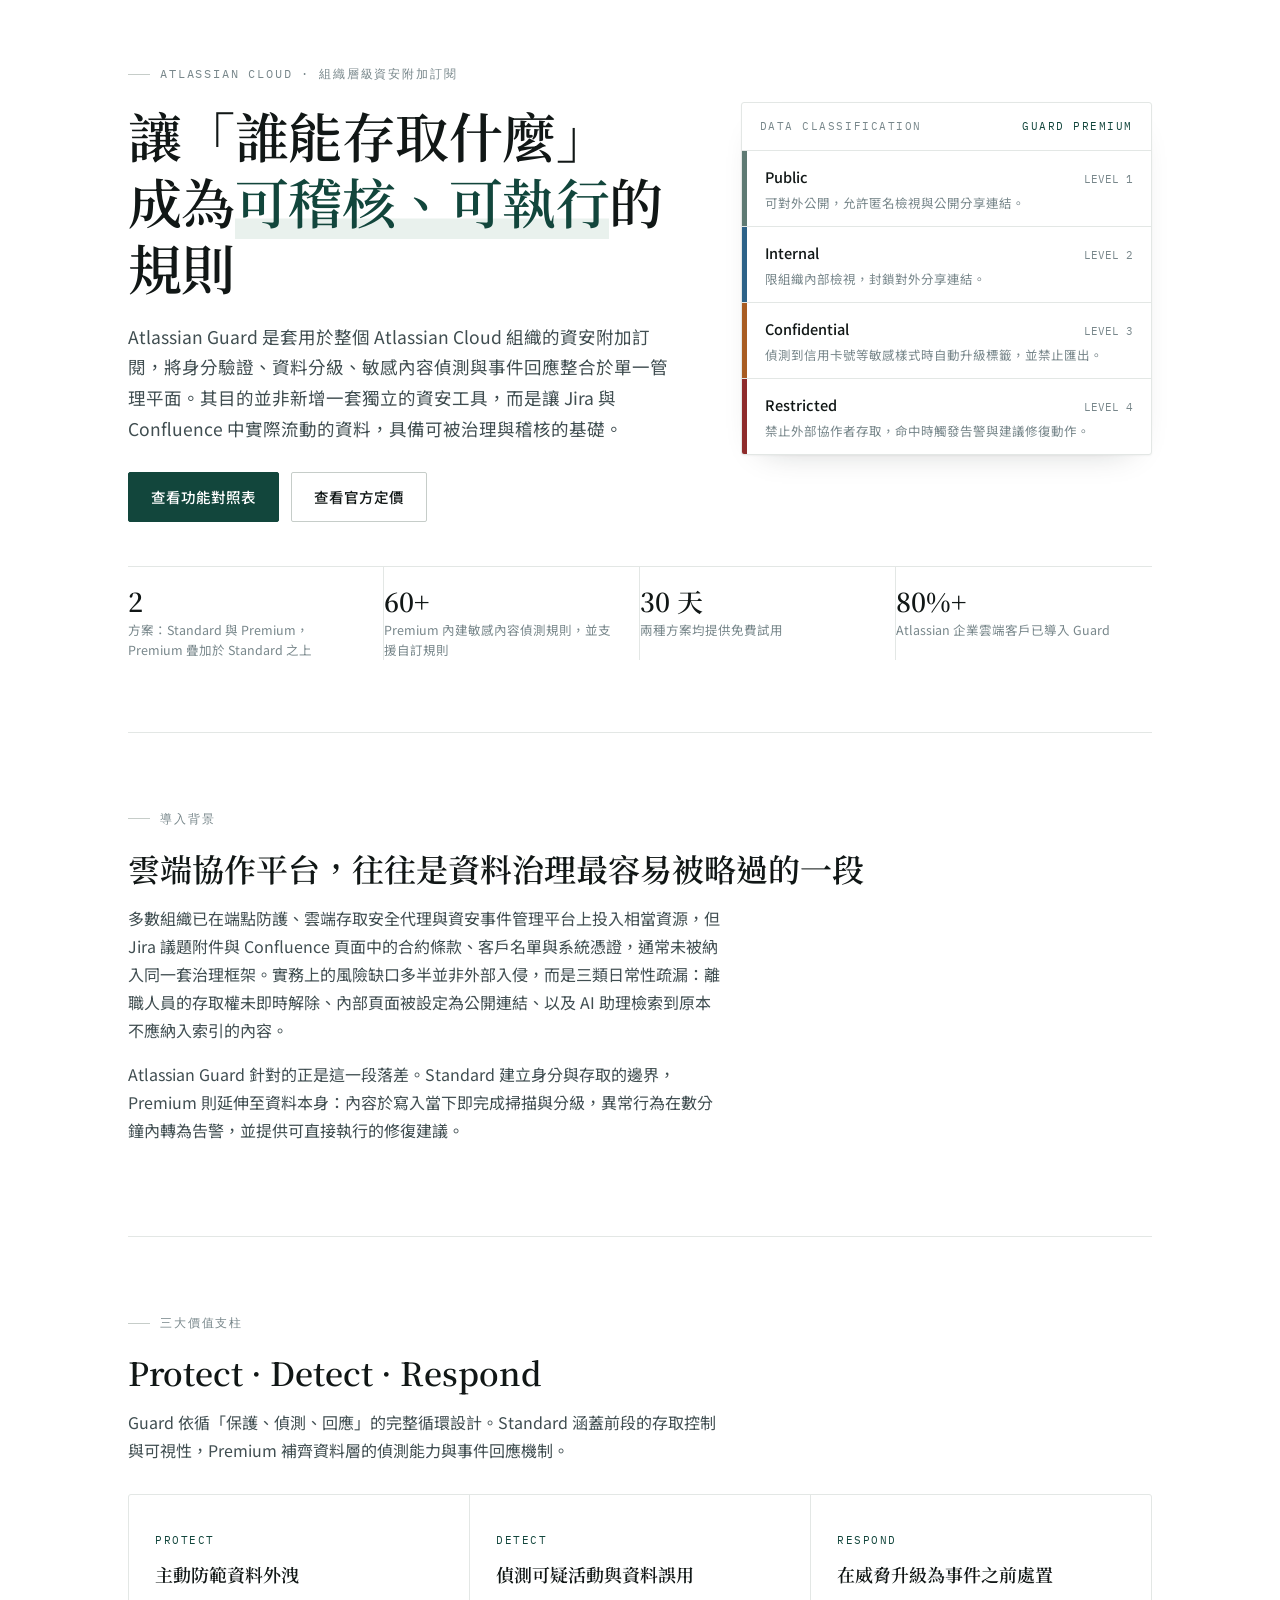
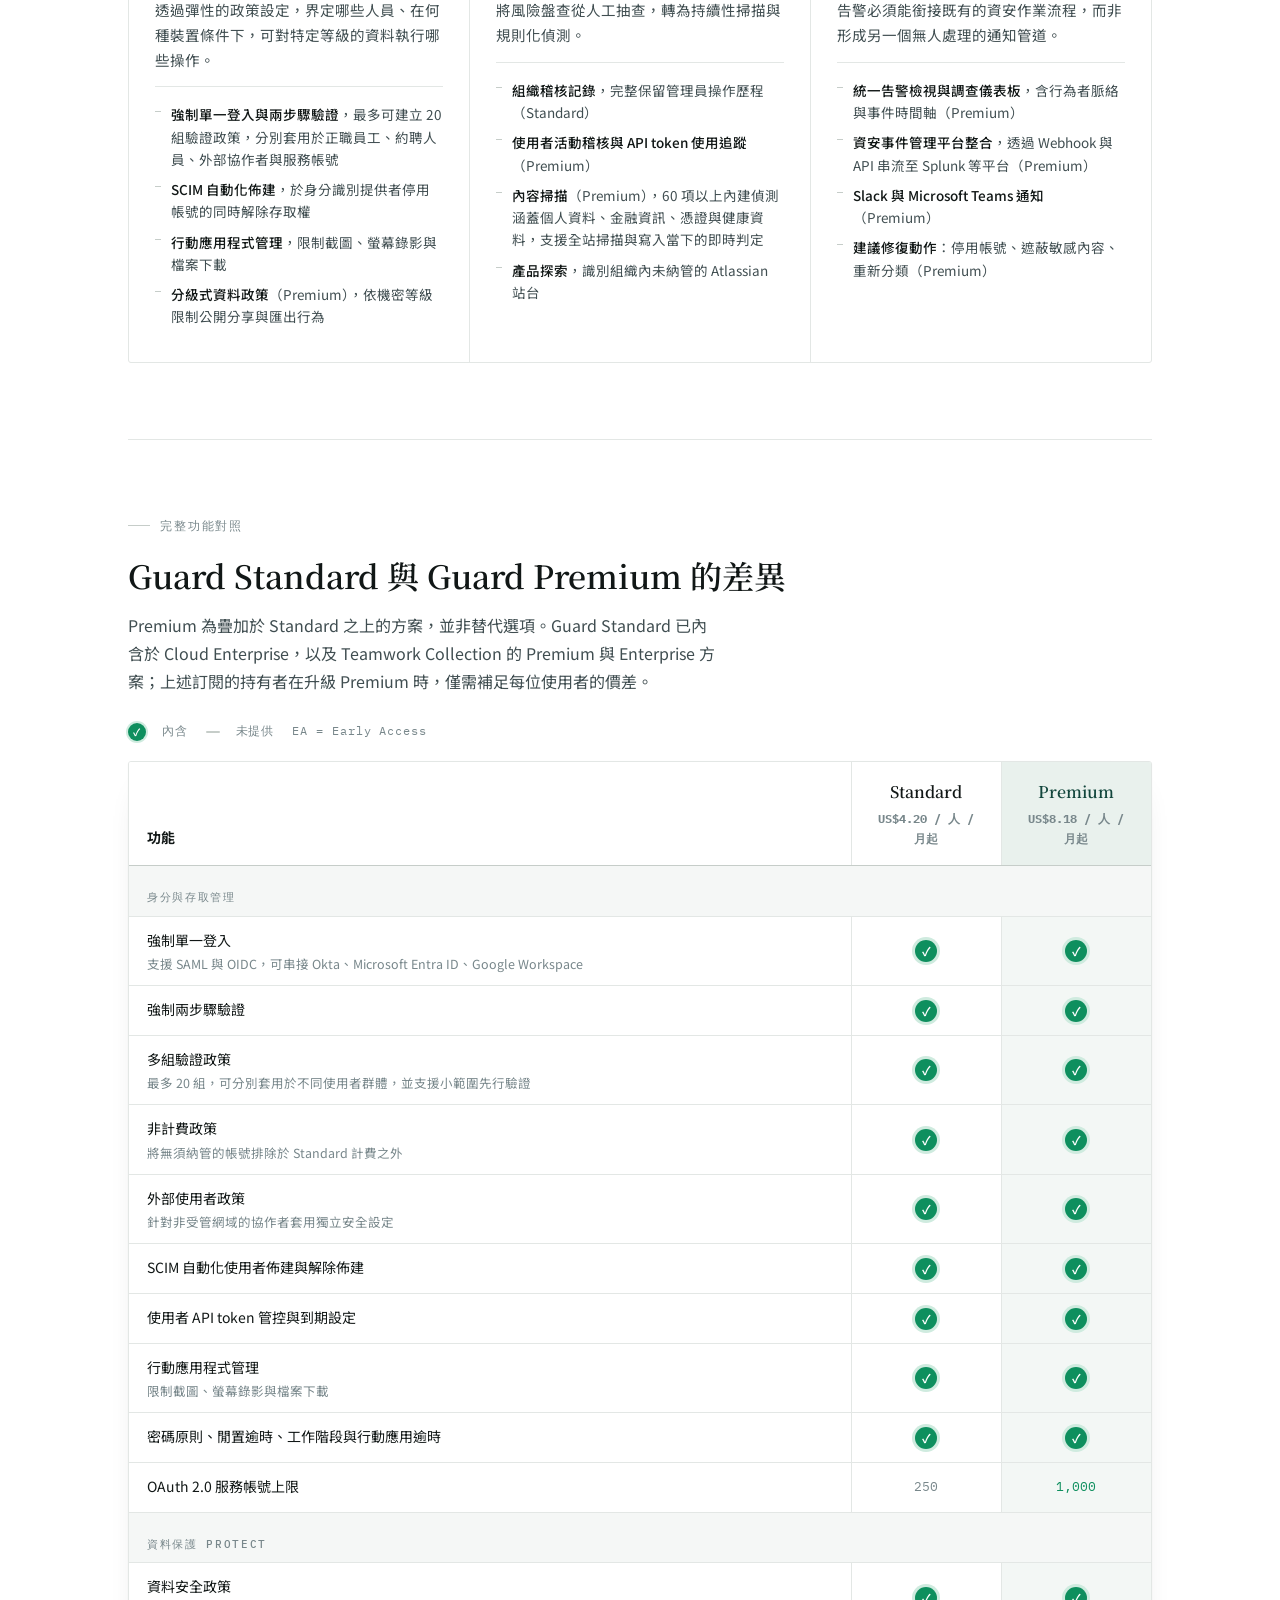
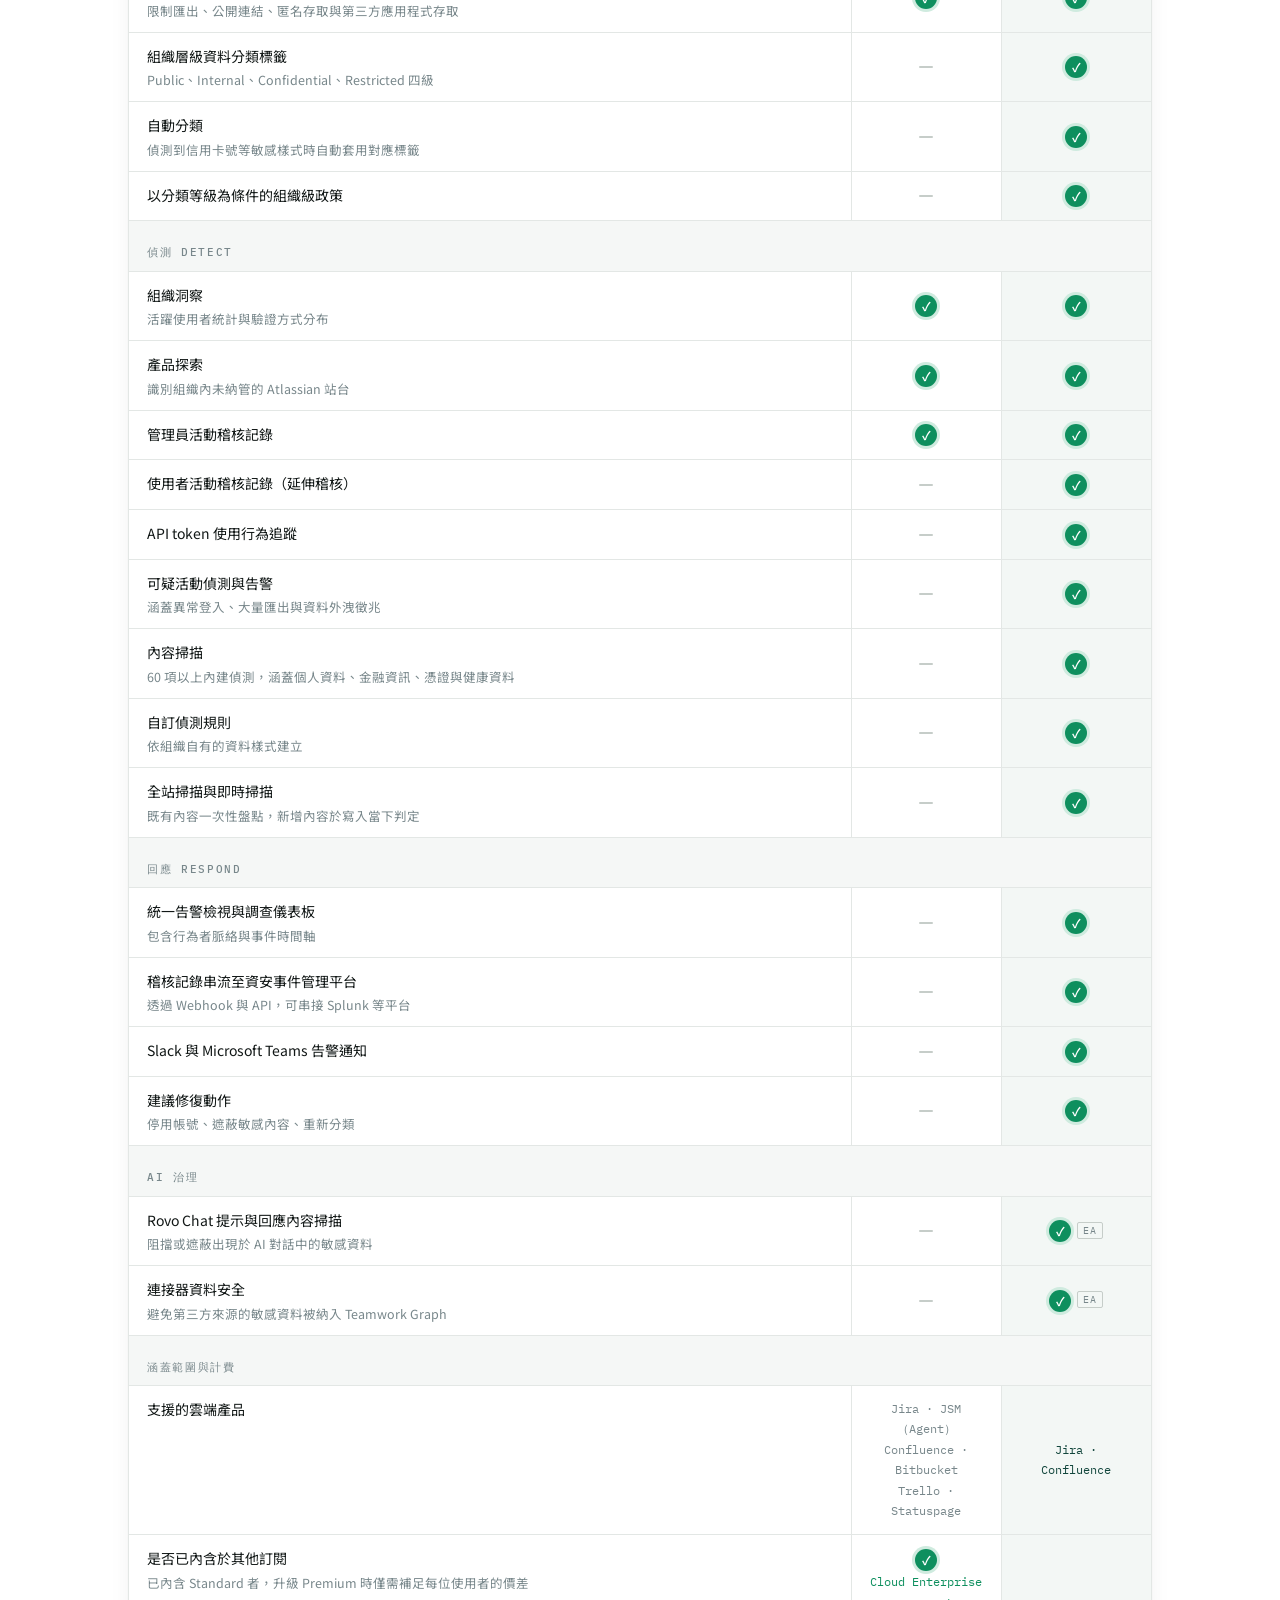
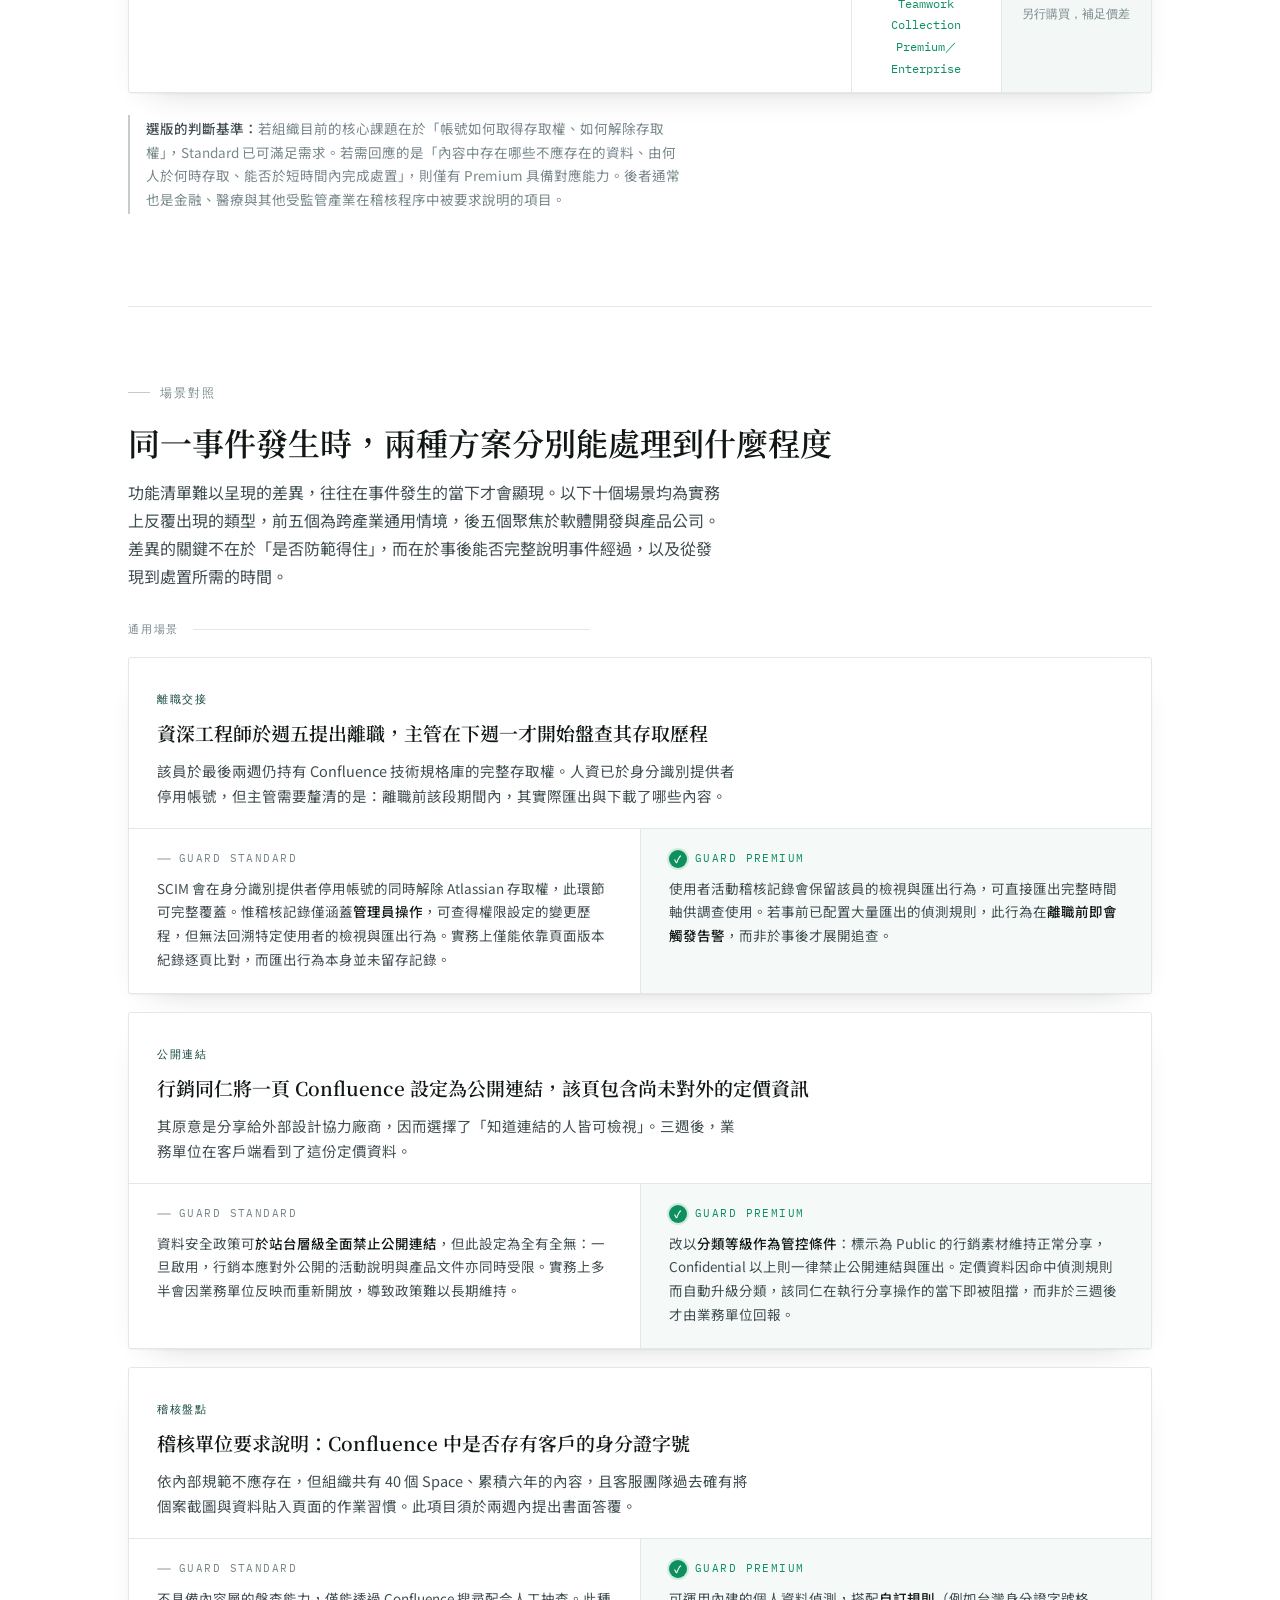
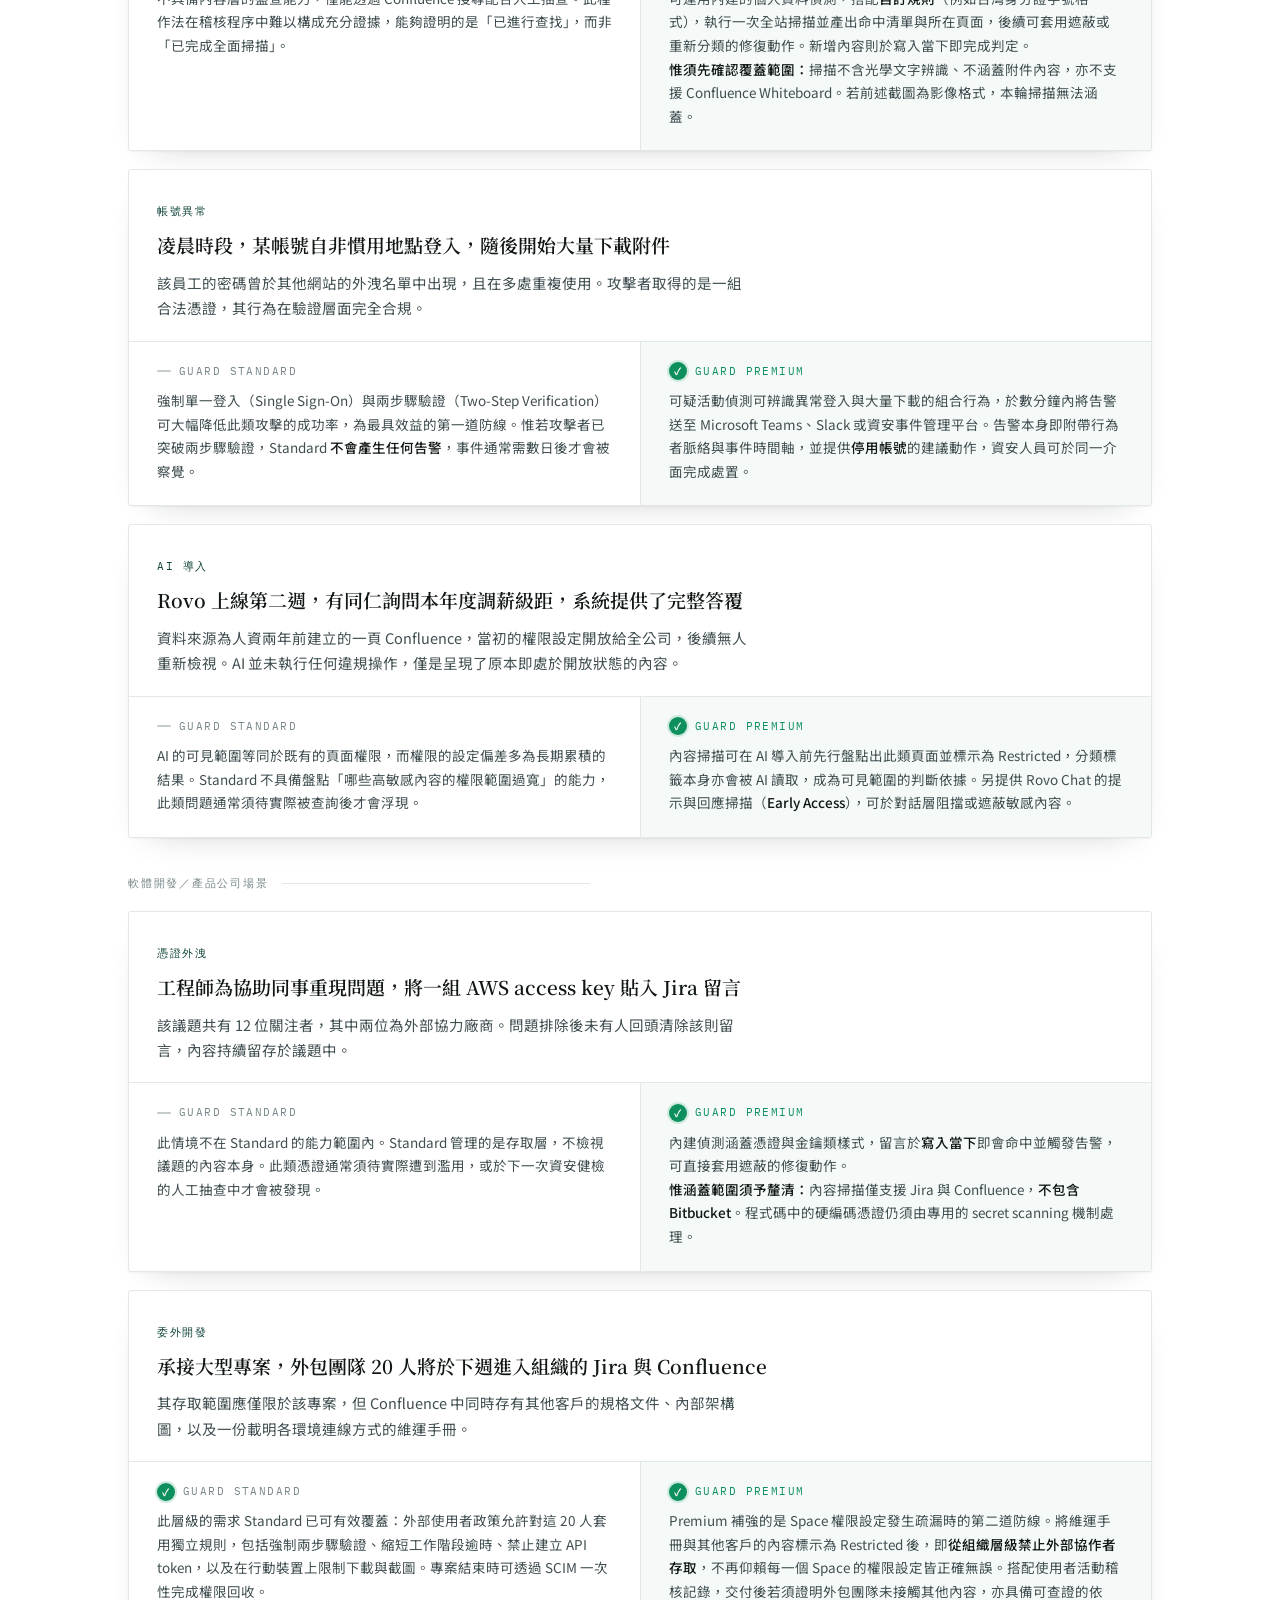
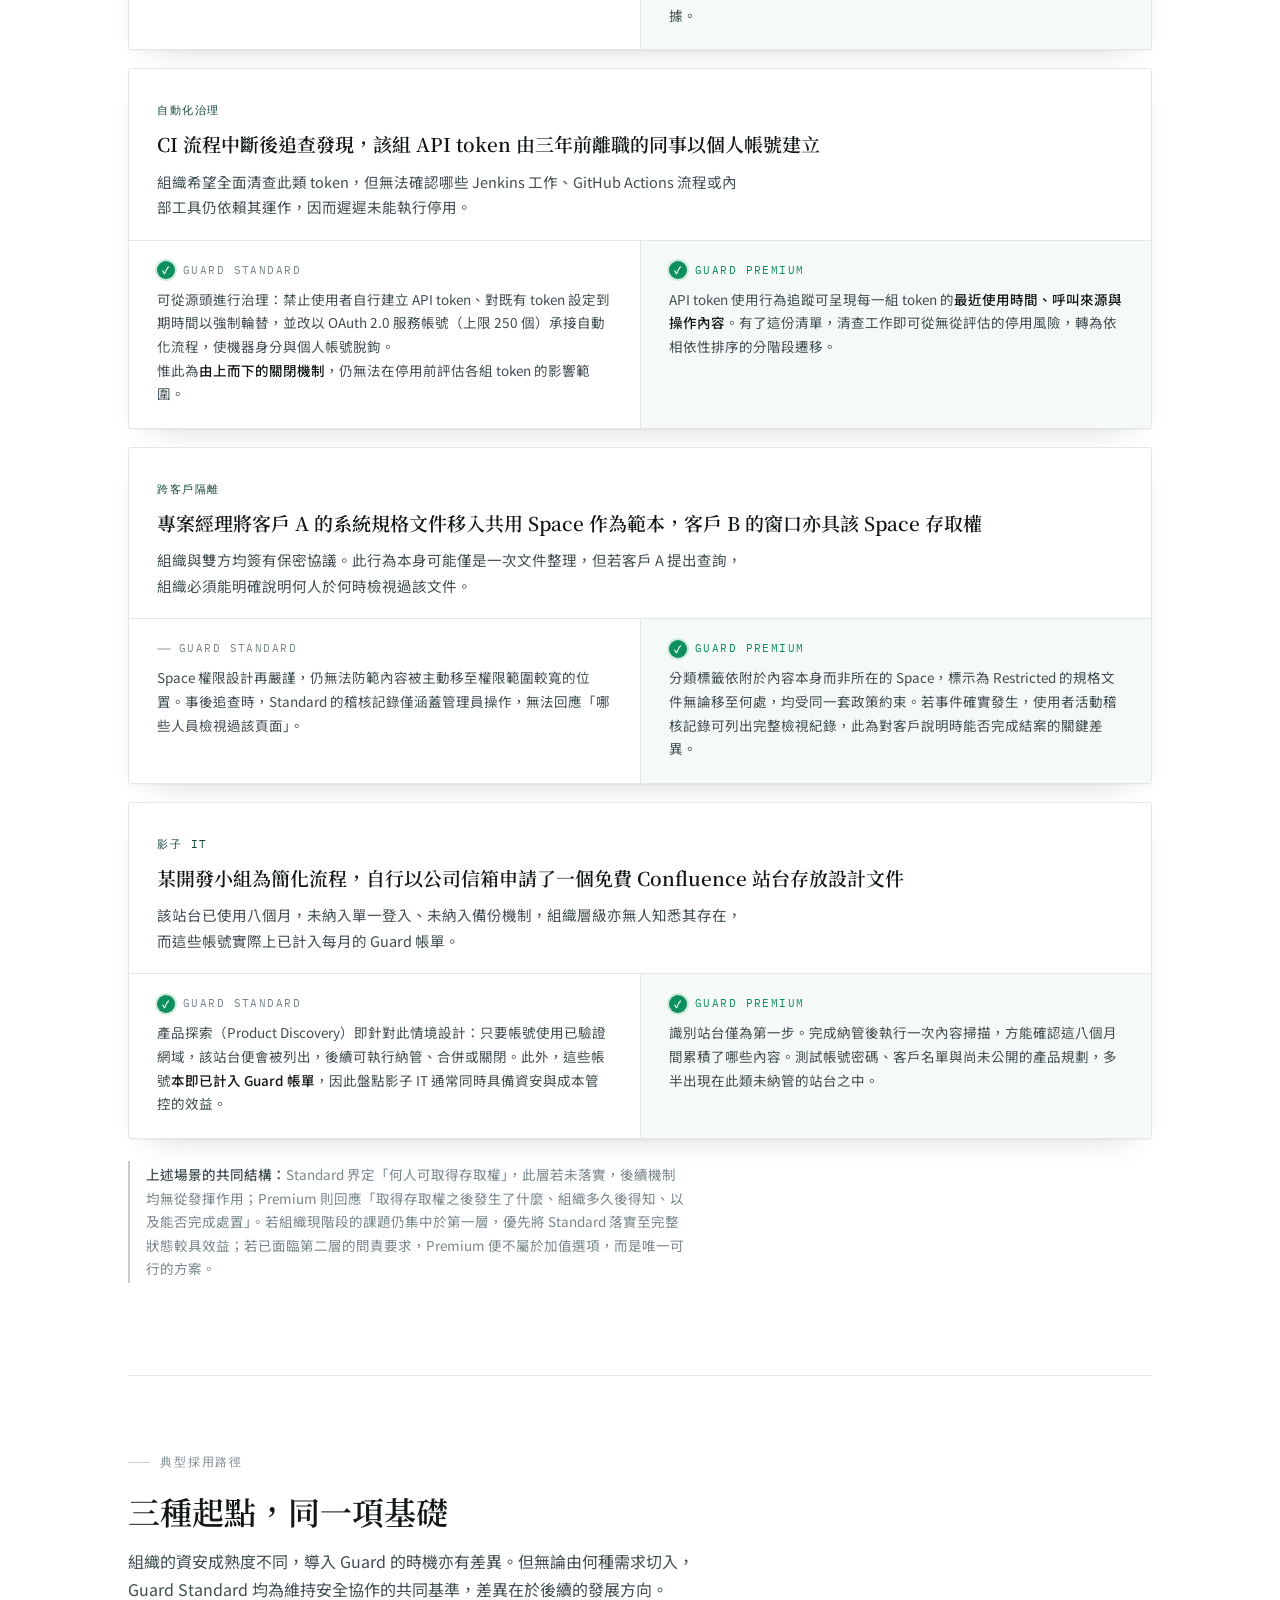
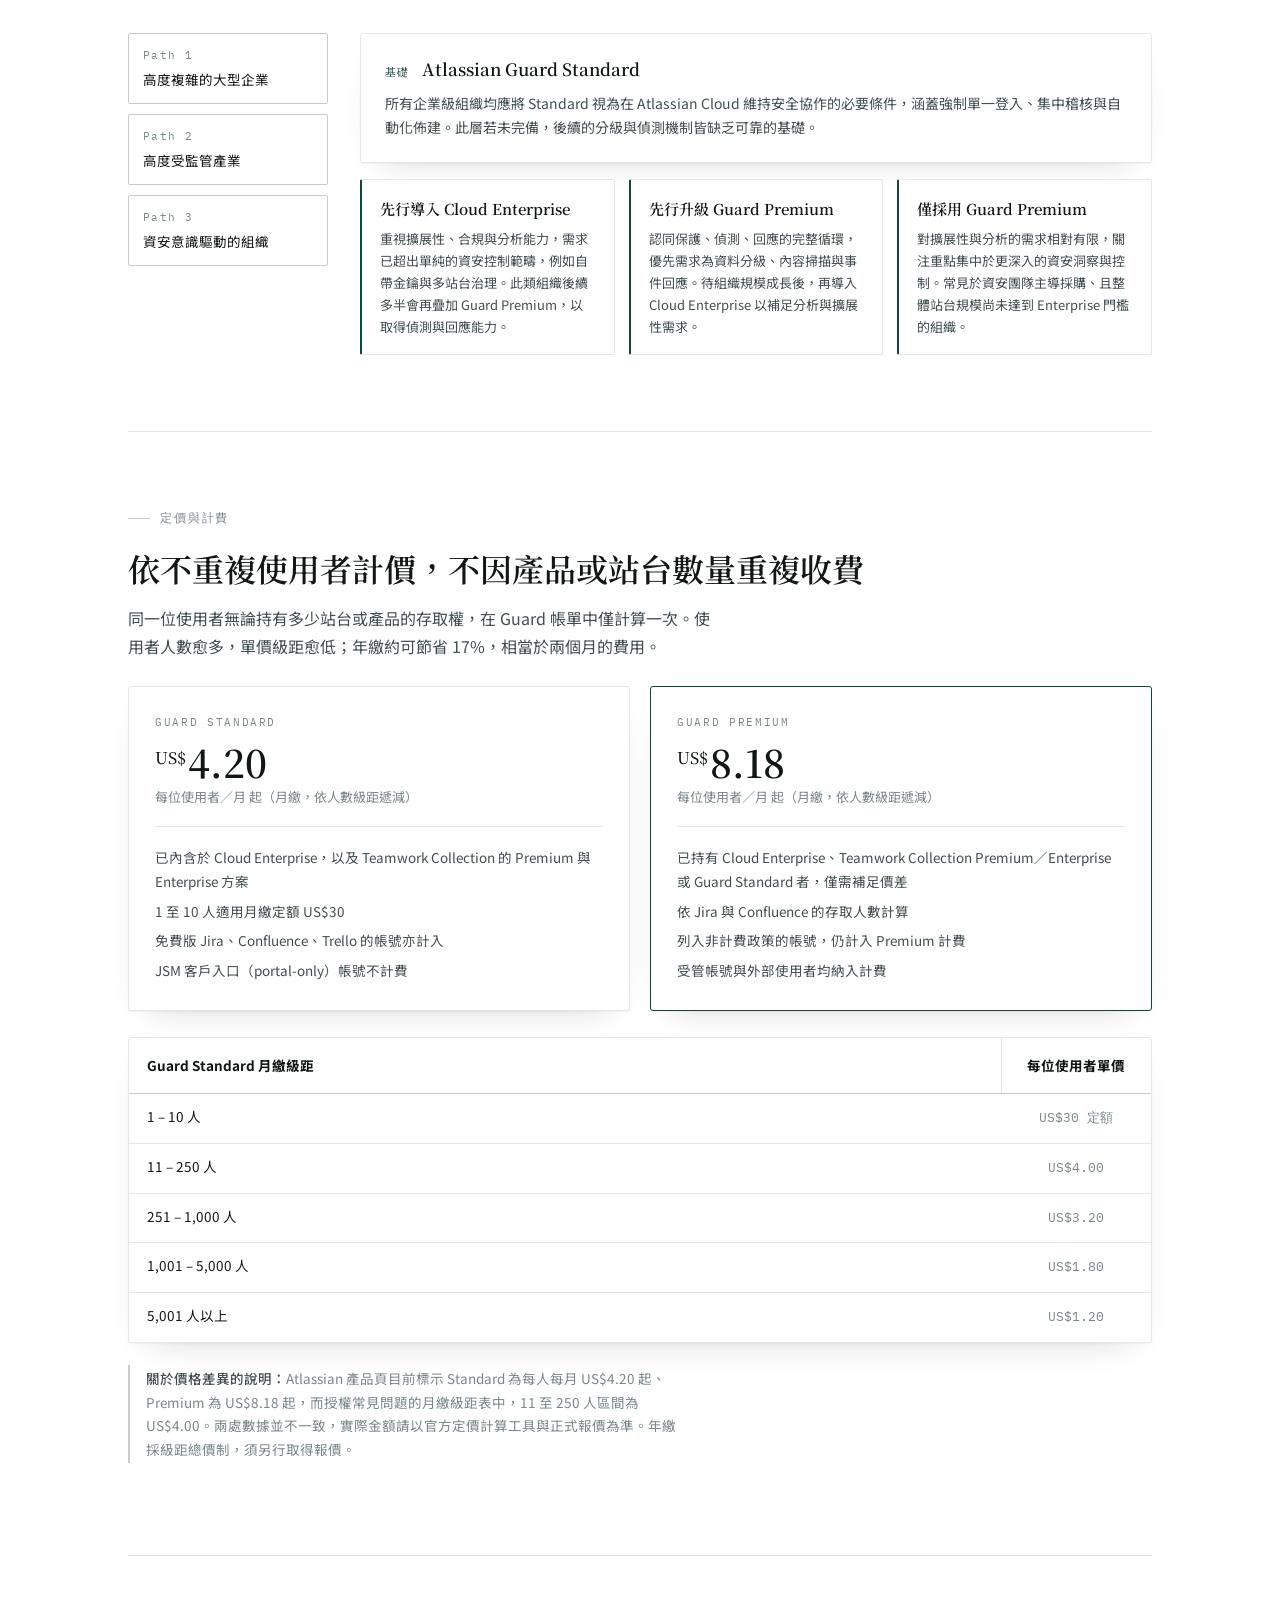
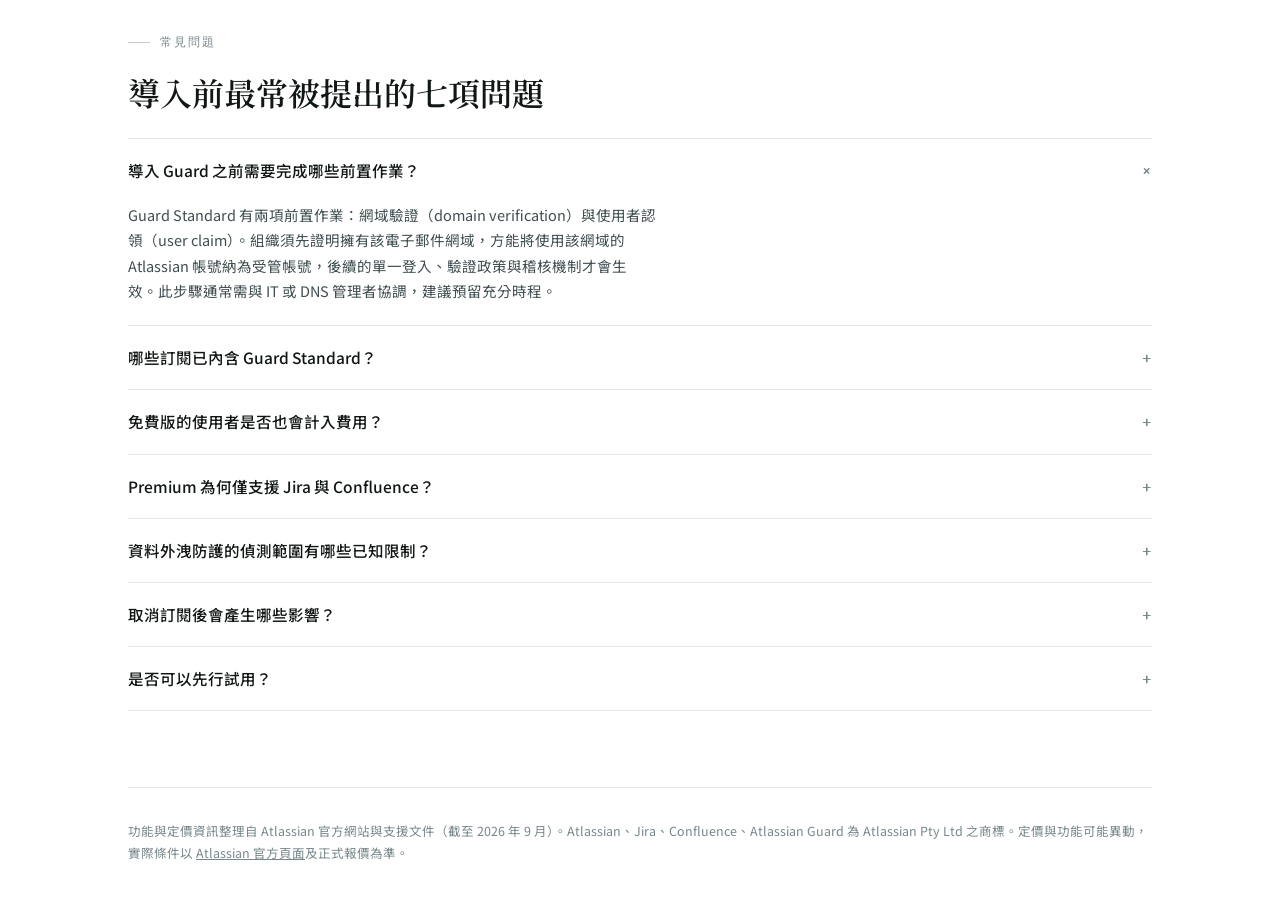
<file: Atlassian-Guard-選版指南.html>
<!doctype html>
<html lang="zh-Hant">
<head>
<meta charset="utf-8">
<meta name="viewport" content="width=device-width, initial-scale=1">
<meta name="description" content="Atlassian Guard Standard 與 Premium 的完整功能對照、場景對照、定價級距與導入 FAQ。">
<title>Atlassian Guard 選版指南</title>
<link rel="preconnect" href="https://fonts.googleapis.com">
<link rel="preconnect" href="https://fonts.gstatic.com" crossorigin>
<link rel="stylesheet" href="https://fonts.googleapis.com/css2?family=IBM+Plex+Mono:wght@400;500&family=Noto+Sans+TC:wght@300;400;500;700&family=Noto+Serif+TC:wght@500;600;700&display=swap">

<style>
/* 單一淺色主題：白底，所有顏色明確指定，不隨檢視者主題反轉 */
:root{
  color-scheme:light;
  --ink:#111716; --ink-2:#404E51; --ink-3:#78878B;
  --paper:#FFFFFF; --surface:#FFFFFF; --surface-2:#F5F7F6;
  --line:#E3E7E5; --line-2:#C6CDC9;
  --accent:#12463C; --accent-soft:#E9F1ED; --on-accent:#FFFFFF;
  --yes:#0E8F5E; --yes-ring:#CFEBDF; --no:#C6CDC9;
  --c-public:#5E7A73; --c-internal:#2C6288; --c-conf:#A85C22; --c-restricted:#8E2B2B;
  --shadow:0 1px 2px rgba(17,23,22,.04), 0 14px 34px -24px rgba(17,23,22,.30);

  --serif:"Noto Serif TC", Georgia, "Songti TC", serif;
  --sans:"Noto Sans TC", -apple-system, BlinkMacSystemFont, "Segoe UI", "PingFang TC", sans-serif;
  --mono:"IBM Plex Mono", ui-monospace, SFMono-Regular, Menlo, monospace;
}

*{box-sizing:border-box}
body{
  margin:0; background:var(--paper); color:var(--ink);
  font-family:var(--sans); font-weight:400; font-size:16px; line-height:1.75;
  -webkit-font-smoothing:antialiased;
}
a{color:inherit}
:where(a,button):focus-visible{outline:2px solid var(--accent); outline-offset:3px; border-radius:2px}

.wrap{max-width:1080px; margin:0 auto; padding:0 28px}
section{padding:76px 0; border-top:1px solid var(--line)}
section:first-of-type{border-top:0}

.eyebrow{
  font-family:var(--mono); font-size:11.5px; letter-spacing:.16em; text-transform:uppercase;
  color:var(--ink-3); display:flex; align-items:center; gap:10px; margin:0 0 18px;
}
.eyebrow::before{content:""; width:22px; height:1px; background:var(--line-2); flex:none}

h1,h2,h3{font-family:var(--serif); font-weight:600; text-wrap:balance; margin:0}
h1{font-size:clamp(34px,5vw,54px); line-height:1.22; letter-spacing:-.01em}
h2{font-size:clamp(24px,3vw,32px); line-height:1.35; margin-bottom:14px}
h3{font-size:18px; line-height:1.5; font-weight:600}
p{margin:0 0 16px; max-width:66ch; color:var(--ink-2)}
.lede{font-size:17.5px; color:var(--ink-2)}

/* ---------- hero ---------- */
.hero{padding:64px 0 72px}
.hero-grid{display:grid; grid-template-columns:1.15fr .85fr; gap:56px; align-items:start}
.hero h1 em{font-style:normal; color:var(--accent); box-shadow:inset 0 -.38em 0 var(--accent-soft)}
.hero .lede{margin-top:22px}
.cta-row{display:flex; flex-wrap:wrap; gap:12px; margin-top:28px}
.btn{
  display:inline-block; font-family:var(--sans); font-size:14.5px; font-weight:500;
  padding:11px 22px; border-radius:2px; text-decoration:none; border:1px solid var(--accent);
  background:var(--accent); color:var(--on-accent); transition:opacity .18s ease;
}
.btn:hover{opacity:.86}
.btn.ghost{background:transparent; color:var(--ink); border-color:var(--line-2)}
.btn.ghost:hover{border-color:var(--accent); color:var(--accent); opacity:1}

.facts{display:grid; grid-template-columns:repeat(4,1fr); gap:0; margin-top:44px; border-top:1px solid var(--line)}
.fact{padding:18px 20px 0 0; border-right:1px solid var(--line)}
.fact:last-child{border-right:0}
.fact b{display:block; font-family:var(--serif); font-size:26px; font-weight:600; line-height:1.2; font-variant-numeric:tabular-nums}
.fact span{display:block; font-size:12.5px; color:var(--ink-3); margin-top:4px; line-height:1.6}

/* classification ladder */
.ladder{background:var(--surface); border:1px solid var(--line); border-radius:3px; box-shadow:var(--shadow); overflow:hidden}
.ladder-head{
  padding:14px 18px; border-bottom:1px solid var(--line);
  font-family:var(--mono); font-size:11px; letter-spacing:.14em; text-transform:uppercase; color:var(--ink-3);
  display:flex; justify-content:space-between; align-items:center;
}
.ladder-head span:last-child{color:var(--accent)}
.rung{display:grid; grid-template-columns:5px 1fr; border-bottom:1px solid var(--line)}
.rung:last-child{border-bottom:0}
.rung i{display:block}
.rung-body{padding:13px 18px}
.rung-body strong{font-size:14.5px; font-weight:500; display:flex; justify-content:space-between; gap:12px; align-items:baseline}
.rung-body strong code{font-family:var(--mono); font-size:11px; color:var(--ink-3); font-weight:400}
.rung-body small{display:block; color:var(--ink-3); font-size:12.5px; line-height:1.65; margin-top:3px}

/* ---------- pillars ---------- */
.pillars{display:grid; grid-template-columns:repeat(3,1fr); gap:1px; background:var(--line); border:1px solid var(--line); border-radius:3px; overflow:hidden}
.pillar{background:var(--surface); padding:28px 26px 30px}
.pillar .tag{font-family:var(--mono); font-size:11px; letter-spacing:.14em; text-transform:uppercase; color:var(--accent)}
.pillar h3{margin:10px 0 10px}
.pillar p{font-size:14.5px; margin:0 0 14px; line-height:1.7}
.pillar ul{margin:0; padding:0; list-style:none; border-top:1px solid var(--line); padding-top:12px}
.pillar li{font-size:13.5px; color:var(--ink-2); padding:4px 0 4px 16px; position:relative; line-height:1.65}
.pillar li::before{content:""; position:absolute; left:0; top:12px; width:6px; height:1px; background:var(--line-2)}
.pillar li b{font-weight:500; color:var(--ink)}

/* ---------- table ---------- */
.tbl-note{display:flex; flex-wrap:wrap; gap:18px; align-items:center; margin-bottom:20px; font-family:var(--mono); font-size:11.5px; letter-spacing:.08em; color:var(--ink-3)}
.tbl-scroll{overflow-x:auto; border:1px solid var(--line); border-radius:3px; background:var(--surface); box-shadow:var(--shadow)}
table{border-collapse:collapse; width:100%; min-width:720px; font-size:14px}
thead th{
  position:sticky; top:0; background:var(--surface); z-index:2;
  text-align:left; padding:16px 18px; border-bottom:1px solid var(--line-2); vertical-align:bottom;
}
thead th.plan{text-align:center; width:150px; border-left:1px solid var(--line)}
thead th .pn{display:block; font-family:var(--serif); font-size:16px; font-weight:600; color:var(--ink)}
thead th .pp{display:block; font-family:var(--mono); font-size:11.5px; color:var(--ink-3); margin-top:3px; font-variant-numeric:tabular-nums}
thead th.prem{background:var(--accent-soft)}
thead th.prem .pn{color:var(--accent)}
tbody th{
  text-align:left; font-weight:500; font-family:var(--mono); font-size:11px; letter-spacing:.15em;
  text-transform:uppercase; color:var(--ink-3); padding:22px 18px 8px; background:var(--surface-2);
}
tbody tr.grp th{border-top:1px solid var(--line)}
td{padding:11px 18px; border-top:1px solid var(--line); vertical-align:top; color:var(--ink-2)}
td.feat{color:var(--ink); font-weight:400}
td.feat small{display:block; color:var(--ink-3); font-size:12.5px; line-height:1.6; margin-top:2px}
td.v{text-align:center; width:150px; border-left:1px solid var(--line); font-family:var(--mono); font-size:13px; color:var(--ink-3); font-variant-numeric:tabular-nums; vertical-align:middle; padding-top:13px; padding-bottom:13px}
td.v.prem{background:color-mix(in srgb, var(--accent-soft) 55%, transparent)}

.tick{
  display:inline-flex; align-items:center; justify-content:center;
  width:22px; height:22px; border-radius:50%;
  background:var(--yes); color:#FFFFFF;
  font-family:var(--sans); font-size:12px; font-weight:700; line-height:1;
  box-shadow:0 0 0 3px var(--yes-ring);
  vertical-align:middle;
}
.tick.sm{width:18px; height:18px; font-size:10px; box-shadow:0 0 0 2px var(--yes-ring)}
td.v.yes{color:var(--yes)}
.dash{display:inline-block; width:14px; height:2px; background:var(--no); border-radius:1px; vertical-align:middle}
.ea{font-family:var(--mono); font-size:10px; letter-spacing:.1em; border:1px solid var(--line-2); border-radius:2px; padding:1px 5px; color:var(--ink-3); margin-left:6px; vertical-align:1px}

/* ---------- cases ---------- */
.cases{display:grid; gap:18px}
.group-label{
  display:flex; align-items:center; gap:14px; margin:18px 0 0;
  font-family:var(--mono); font-size:11px; letter-spacing:.16em; text-transform:uppercase; color:var(--ink-3);
}
.group-label:first-child{margin-top:0}
.group-label::after{content:""; flex:1; height:1px; background:var(--line)}
.case{border:1px solid var(--line); border-radius:3px; background:var(--surface); box-shadow:var(--shadow); overflow:hidden}
.case-hd{padding:24px 28px 20px}
.case-hd .tag{font-family:var(--mono); font-size:11px; letter-spacing:.14em; text-transform:uppercase; color:var(--accent)}
.case-hd h3{margin:9px 0 10px; font-size:19px}
.case-hd p{font-size:14.5px; margin:0; max-width:74ch}
.case-split{display:grid; grid-template-columns:1fr 1fr; border-top:1px solid var(--line)}
.case-col{padding:20px 28px 22px}
.case-col + .case-col{border-left:1px solid var(--line); background:color-mix(in srgb, var(--accent-soft) 45%, #FFFFFF)}
.case-col h4{
  margin:0 0 8px; font-family:var(--mono); font-size:11px; letter-spacing:.13em; text-transform:uppercase;
  font-weight:400; color:var(--ink-3); display:flex; align-items:center; gap:8px;
}
.case-col + .case-col h4{color:var(--yes)}
.case-col p{font-size:13.5px; margin:0; line-height:1.75; max-width:none}
.case-col p b{font-weight:500; color:var(--ink)}
.stop{display:inline-block; width:14px; height:2px; background:var(--no); border-radius:1px}
@media (max-width:900px){ .case-split{grid-template-columns:1fr} .case-col + .case-col{border-left:0; border-top:1px solid var(--line)} }

/* ---------- paths ---------- */
.paths{display:grid; grid-template-columns:200px 1fr; gap:32px; align-items:start}
.path-start{display:grid; gap:10px}
.chip{
  border:1px solid var(--line-2); border-radius:2px; background:var(--surface); padding:12px 14px; font-size:13.5px;
}
.chip b{display:block; font-family:var(--mono); font-size:10.5px; letter-spacing:.13em; color:var(--ink-3); margin-bottom:3px; font-weight:400}
.stage{background:var(--surface); border:1px solid var(--line); border-radius:3px; padding:22px 24px; box-shadow:var(--shadow)}
.stage-hd{display:flex; align-items:baseline; gap:12px; margin-bottom:8px}
.stage-hd h3{font-size:17px}
.stage-hd em{font-style:normal; font-family:var(--mono); font-size:11px; letter-spacing:.12em; color:var(--accent); text-transform:uppercase}
.stage p{font-size:14px; margin:0; max-width:none}
.branches{display:grid; grid-template-columns:repeat(3,1fr); gap:14px; margin-top:16px}
.branch{border:1px solid var(--line); border-left:2px solid var(--accent); border-radius:2px; padding:16px 18px; background:var(--surface)}
.branch h4{margin:0 0 6px; font-family:var(--serif); font-size:15px; font-weight:600}
.branch p{font-size:13px; margin:0; line-height:1.7}

/* ---------- pricing ---------- */
.price-grid{display:grid; grid-template-columns:1fr 1fr; gap:20px; margin-bottom:26px}
.price{background:var(--surface); border:1px solid var(--line); border-radius:3px; padding:26px 26px 24px; box-shadow:var(--shadow)}
.price.hi{border-color:var(--accent)}
.price .pl{font-family:var(--mono); font-size:11px; letter-spacing:.15em; text-transform:uppercase; color:var(--ink-3)}
.price .amt{font-family:var(--serif); font-size:38px; font-weight:600; line-height:1.15; margin-top:8px; font-variant-numeric:tabular-nums}
.price .amt sup{font-size:16px; font-weight:500; vertical-align:.9em; margin-right:2px}
.price .per{font-size:13px; color:var(--ink-3); margin-top:2px}
.price ul{list-style:none; margin:18px 0 0; padding:16px 0 0; border-top:1px solid var(--line)}
.price li{font-size:13.5px; color:var(--ink-2); padding:3px 0}
.tiers{width:100%; min-width:0; font-size:13.5px}
.tiers td, .tiers th{border-left:0}
.note{
  border-left:2px solid var(--line-2); padding:2px 0 2px 16px; font-size:13.5px; color:var(--ink-3);
  max-width:70ch; line-height:1.75; margin-top:22px;
}
.note b{color:var(--ink-2); font-weight:500}

/* ---------- faq ---------- */
.faq{border-top:1px solid var(--line)}
details{border-bottom:1px solid var(--line)}
summary{
  cursor:pointer; list-style:none; padding:18px 0; font-size:15.5px; font-weight:500;
  display:flex; justify-content:space-between; gap:20px; align-items:center;
}
summary::-webkit-details-marker{display:none}
summary::after{content:"+"; font-family:var(--mono); color:var(--ink-3); flex:none; transition:transform .2s ease}
details[open] summary::after{transform:rotate(45deg)}
details p{font-size:14.5px; padding-bottom:6px}

/* ---------- cta ---------- */
.final{background:var(--surface); border:1px solid var(--line); border-radius:3px; padding:44px 44px 40px; box-shadow:var(--shadow)}
.final-grid{display:grid; grid-template-columns:1.2fr .8fr; gap:40px; align-items:center}
.card-contact{border-left:1px solid var(--line); padding-left:32px}
.card-contact dl{margin:0; display:grid; grid-template-columns:auto 1fr; gap:6px 16px; font-size:13.5px}
.card-contact dt{font-family:var(--mono); font-size:11px; letter-spacing:.1em; text-transform:uppercase; color:var(--ink-3); padding-top:3px}
.card-contact dd{margin:0; color:var(--ink-2)}
footer{padding:32px 0 56px; font-size:12.5px; color:var(--ink-3); border-top:1px solid var(--line)}
footer a{color:var(--ink-3)}

@media (max-width:900px){
  .hero-grid,.final-grid,.paths,.price-grid{grid-template-columns:1fr; gap:32px}
  .pillars,.branches{grid-template-columns:1fr}
  .facts{grid-template-columns:1fr 1fr}
  .fact:nth-child(2){border-right:0}
  .card-contact{border-left:0; border-top:1px solid var(--line); padding-left:0; padding-top:28px}
  .final{padding:32px 26px}
  section{padding:56px 0}
}
@media (prefers-reduced-motion:reduce){*{transition:none!important; animation:none!important}}
</style>
<style>
  html{-webkit-text-size-adjust:100%}
  body{margin:0}
  img{max-width:100%}
  [hidden]{display:none!important}
</style>
</head>
<body>
<div class="wrap">

  <!-- HERO -->
  <section class="hero">
    <p class="eyebrow">Atlassian Cloud · 組織層級資安附加訂閱</p>
    <div class="hero-grid">
      <div>
        <h1>讓「誰能存取什麼」<br>成為<em>可稽核、可執行</em>的規則</h1>
        <p class="lede">Atlassian Guard 是套用於整個 Atlassian Cloud 組織的資安附加訂閱，將身分驗證、資料分級、敏感內容偵測與事件回應整合於單一管理平面。其目的並非新增一套獨立的資安工具，而是讓 Jira 與 Confluence 中實際流動的資料，具備可被治理與稽核的基礎。</p>
        <div class="cta-row">
          <a class="btn" href="#compare">查看功能對照表</a>
          <a class="btn ghost" href="https://www.atlassian.com/software/guard/pricing" target="_blank" rel="noopener">查看官方定價</a>
        </div>
      </div>

      <div class="ladder" aria-label="資料分類階梯示意">
        <div class="ladder-head"><span>Data Classification</span><span>Guard Premium</span></div>
        <div class="rung"><i style="background:var(--c-public)"></i><div class="rung-body">
          <strong>Public<code>LEVEL 1</code></strong>
          <small>可對外公開，允許匿名檢視與公開分享連結。</small>
        </div></div>
        <div class="rung"><i style="background:var(--c-internal)"></i><div class="rung-body">
          <strong>Internal<code>LEVEL 2</code></strong>
          <small>限組織內部檢視，封鎖對外分享連結。</small>
        </div></div>
        <div class="rung"><i style="background:var(--c-conf)"></i><div class="rung-body">
          <strong>Confidential<code>LEVEL 3</code></strong>
          <small>偵測到信用卡號等敏感樣式時自動升級標籤，並禁止匯出。</small>
        </div></div>
        <div class="rung"><i style="background:var(--c-restricted)"></i><div class="rung-body">
          <strong>Restricted<code>LEVEL 4</code></strong>
          <small>禁止外部協作者存取，命中時觸發告警與建議修復動作。</small>
        </div></div>
      </div>
    </div>

    <div class="facts">
      <div class="fact"><b>2</b><span>方案：Standard 與 Premium，Premium 疊加於 Standard 之上</span></div>
      <div class="fact"><b>60+</b><span>Premium 內建敏感內容偵測規則，並支援自訂規則</span></div>
      <div class="fact"><b>30 天</b><span>兩種方案均提供免費試用</span></div>
      <div class="fact"><b>80%+</b><span>Atlassian 企業雲端客戶已導入 Guard</span></div>
    </div>
  </section>

  <!-- WHY -->
  <section>
    <p class="eyebrow">導入背景</p>
    <h2>雲端協作平台，往往是資料治理最容易被略過的一段</h2>
    <p>多數組織已在端點防護、雲端存取安全代理與資安事件管理平台上投入相當資源，但 Jira 議題附件與 Confluence 頁面中的合約條款、客戶名單與系統憑證，通常未被納入同一套治理框架。實務上的風險缺口多半並非外部入侵，而是三類日常性疏漏：離職人員的存取權未即時解除、內部頁面被設定為公開連結、以及 AI 助理檢索到原本不應納入索引的內容。</p>
    <p>Atlassian Guard 針對的正是這一段落差。Standard 建立身分與存取的邊界，Premium 則延伸至資料本身：內容於寫入當下即完成掃描與分級，異常行為在數分鐘內轉為告警，並提供可直接執行的修復建議。</p>
  </section>

  <!-- PILLARS -->
  <section>
    <p class="eyebrow">三大價值支柱</p>
    <h2>Protect · Detect · Respond</h2>
    <p style="margin-bottom:30px">Guard 依循「保護、偵測、回應」的完整循環設計。Standard 涵蓋前段的存取控制與可視性，Premium 補齊資料層的偵測能力與事件回應機制。</p>
    <div class="pillars">
      <div class="pillar">
        <span class="tag">Protect</span>
        <h3>主動防範資料外洩</h3>
        <p>透過彈性的政策設定，界定哪些人員、在何種裝置條件下，可對特定等級的資料執行哪些操作。</p>
        <ul>
          <li><b>強制單一登入與兩步驟驗證</b>，最多可建立 20 組驗證政策，分別套用於正職員工、約聘人員、外部協作者與服務帳號</li>
          <li><b>SCIM 自動化佈建</b>，於身分識別提供者停用帳號的同時解除存取權</li>
          <li><b>行動應用程式管理</b>，限制截圖、螢幕錄影與檔案下載</li>
          <li><b>分級式資料政策</b>（Premium），依機密等級限制公開分享與匯出行為</li>
        </ul>
      </div>
      <div class="pillar">
        <span class="tag">Detect</span>
        <h3>偵測可疑活動與資料誤用</h3>
        <p>將風險盤查從人工抽查，轉為持續性掃描與規則化偵測。</p>
        <ul>
          <li><b>組織稽核記錄</b>，完整保留管理員操作歷程（Standard）</li>
          <li><b>使用者活動稽核與 API token 使用追蹤</b>（Premium）</li>
          <li><b>內容掃描</b>（Premium），60 項以上內建偵測涵蓋個人資料、金融資訊、憑證與健康資料，支援全站掃描與寫入當下的即時判定</li>
          <li><b>產品探索</b>，識別組織內未納管的 Atlassian 站台</li>
        </ul>
      </div>
      <div class="pillar">
        <span class="tag">Respond</span>
        <h3>在威脅升級為事件之前處置</h3>
        <p>告警必須能銜接既有的資安作業流程，而非形成另一個無人處理的通知管道。</p>
        <ul>
          <li><b>統一告警檢視與調查儀表板</b>，含行為者脈絡與事件時間軸（Premium）</li>
          <li><b>資安事件管理平台整合</b>，透過 Webhook 與 API 串流至 Splunk 等平台（Premium）</li>
          <li><b>Slack 與 Microsoft Teams 通知</b>（Premium）</li>
          <li><b>建議修復動作</b>：停用帳號、遮蔽敏感內容、重新分類（Premium）</li>
        </ul>
      </div>
    </div>
  </section>

  <!-- COMPARE -->
  <section id="compare">
    <p class="eyebrow">完整功能對照</p>
    <h2>Guard Standard 與 Guard Premium 的差異</h2>
    <p style="margin-bottom:26px">Premium 為疊加於 Standard 之上的方案，並非替代選項。Guard Standard 已內含於 Cloud Enterprise，以及 Teamwork Collection 的 Premium 與 Enterprise 方案；上述訂閱的持有者在升級 Premium 時，僅需補足每位使用者的價差。</p>

    <div class="tbl-note">
      <span><span class="tick sm" aria-hidden="true">✓</span>&nbsp;&nbsp;內含</span><span><span class="dash" aria-hidden="true"></span>&nbsp;&nbsp;未提供</span><span>EA = Early Access</span>
    </div>

    <div class="tbl-scroll">
      <table>
        <thead>
          <tr>
            <th scope="col">功能</th>
            <th scope="col" class="plan"><span class="pn">Standard</span><span class="pp">US$4.20 / 人 / 月起</span></th>
            <th scope="col" class="plan prem"><span class="pn">Premium</span><span class="pp">US$8.18 / 人 / 月起</span></th>
          </tr>
        </thead>
        <tbody>
          <tr class="grp"><th colspan="3" scope="colgroup">身分與存取管理</th></tr>
          <tr><td class="feat">強制單一登入<small>支援 SAML 與 OIDC，可串接 Okta、Microsoft Entra ID、Google Workspace</small></td><td class="v yes"><span class="tick" role="img" aria-label="支援">✓</span></td><td class="v yes prem"><span class="tick" role="img" aria-label="支援">✓</span></td></tr>
          <tr><td class="feat">強制兩步驟驗證</td><td class="v yes"><span class="tick" role="img" aria-label="支援">✓</span></td><td class="v yes prem"><span class="tick" role="img" aria-label="支援">✓</span></td></tr>
          <tr><td class="feat">多組驗證政策<small>最多 20 組，可分別套用於不同使用者群體，並支援小範圍先行驗證</small></td><td class="v yes"><span class="tick" role="img" aria-label="支援">✓</span></td><td class="v yes prem"><span class="tick" role="img" aria-label="支援">✓</span></td></tr>
          <tr><td class="feat">非計費政策<small>將無須納管的帳號排除於 Standard 計費之外</small></td><td class="v yes"><span class="tick" role="img" aria-label="支援">✓</span></td><td class="v yes prem"><span class="tick" role="img" aria-label="支援">✓</span></td></tr>
          <tr><td class="feat">外部使用者政策<small>針對非受管網域的協作者套用獨立安全設定</small></td><td class="v yes"><span class="tick" role="img" aria-label="支援">✓</span></td><td class="v yes prem"><span class="tick" role="img" aria-label="支援">✓</span></td></tr>
          <tr><td class="feat">SCIM 自動化使用者佈建與解除佈建</td><td class="v yes"><span class="tick" role="img" aria-label="支援">✓</span></td><td class="v yes prem"><span class="tick" role="img" aria-label="支援">✓</span></td></tr>
          <tr><td class="feat">使用者 API token 管控與到期設定</td><td class="v yes"><span class="tick" role="img" aria-label="支援">✓</span></td><td class="v yes prem"><span class="tick" role="img" aria-label="支援">✓</span></td></tr>
          <tr><td class="feat">行動應用程式管理<small>限制截圖、螢幕錄影與檔案下載</small></td><td class="v yes"><span class="tick" role="img" aria-label="支援">✓</span></td><td class="v yes prem"><span class="tick" role="img" aria-label="支援">✓</span></td></tr>
          <tr><td class="feat">密碼原則、閒置逾時、工作階段與行動應用逾時</td><td class="v yes"><span class="tick" role="img" aria-label="支援">✓</span></td><td class="v yes prem"><span class="tick" role="img" aria-label="支援">✓</span></td></tr>
          <tr><td class="feat">OAuth 2.0 服務帳號上限</td><td class="v">250</td><td class="v yes prem">1,000</td></tr>

          <tr class="grp"><th colspan="3" scope="colgroup">資料保護 Protect</th></tr>
          <tr><td class="feat">資料安全政策<small>限制匯出、公開連結、匿名存取與第三方應用程式存取</small></td><td class="v yes"><span class="tick" role="img" aria-label="支援">✓</span></td><td class="v yes prem"><span class="tick" role="img" aria-label="支援">✓</span></td></tr>
          <tr><td class="feat">組織層級資料分類標籤<small>Public、Internal、Confidential、Restricted 四級</small></td><td class="v"><span class="dash" role="img" aria-label="未提供"></span></td><td class="v yes prem"><span class="tick" role="img" aria-label="支援">✓</span></td></tr>
          <tr><td class="feat">自動分類<small>偵測到信用卡號等敏感樣式時自動套用對應標籤</small></td><td class="v"><span class="dash" role="img" aria-label="未提供"></span></td><td class="v yes prem"><span class="tick" role="img" aria-label="支援">✓</span></td></tr>
          <tr><td class="feat">以分類等級為條件的組織級政策</td><td class="v"><span class="dash" role="img" aria-label="未提供"></span></td><td class="v yes prem"><span class="tick" role="img" aria-label="支援">✓</span></td></tr>

          <tr class="grp"><th colspan="3" scope="colgroup">偵測 Detect</th></tr>
          <tr><td class="feat">組織洞察<small>活躍使用者統計與驗證方式分布</small></td><td class="v yes"><span class="tick" role="img" aria-label="支援">✓</span></td><td class="v yes prem"><span class="tick" role="img" aria-label="支援">✓</span></td></tr>
          <tr><td class="feat">產品探索<small>識別組織內未納管的 Atlassian 站台</small></td><td class="v yes"><span class="tick" role="img" aria-label="支援">✓</span></td><td class="v yes prem"><span class="tick" role="img" aria-label="支援">✓</span></td></tr>
          <tr><td class="feat">管理員活動稽核記錄</td><td class="v yes"><span class="tick" role="img" aria-label="支援">✓</span></td><td class="v yes prem"><span class="tick" role="img" aria-label="支援">✓</span></td></tr>
          <tr><td class="feat">使用者活動稽核記錄（延伸稽核）</td><td class="v"><span class="dash" role="img" aria-label="未提供"></span></td><td class="v yes prem"><span class="tick" role="img" aria-label="支援">✓</span></td></tr>
          <tr><td class="feat">API token 使用行為追蹤</td><td class="v"><span class="dash" role="img" aria-label="未提供"></span></td><td class="v yes prem"><span class="tick" role="img" aria-label="支援">✓</span></td></tr>
          <tr><td class="feat">可疑活動偵測與告警<small>涵蓋異常登入、大量匯出與資料外洩徵兆</small></td><td class="v"><span class="dash" role="img" aria-label="未提供"></span></td><td class="v yes prem"><span class="tick" role="img" aria-label="支援">✓</span></td></tr>
          <tr><td class="feat">內容掃描<small>60 項以上內建偵測，涵蓋個人資料、金融資訊、憑證與健康資料</small></td><td class="v"><span class="dash" role="img" aria-label="未提供"></span></td><td class="v yes prem"><span class="tick" role="img" aria-label="支援">✓</span></td></tr>
          <tr><td class="feat">自訂偵測規則<small>依組織自有的資料樣式建立</small></td><td class="v"><span class="dash" role="img" aria-label="未提供"></span></td><td class="v yes prem"><span class="tick" role="img" aria-label="支援">✓</span></td></tr>
          <tr><td class="feat">全站掃描與即時掃描<small>既有內容一次性盤點，新增內容於寫入當下判定</small></td><td class="v"><span class="dash" role="img" aria-label="未提供"></span></td><td class="v yes prem"><span class="tick" role="img" aria-label="支援">✓</span></td></tr>

          <tr class="grp"><th colspan="3" scope="colgroup">回應 Respond</th></tr>
          <tr><td class="feat">統一告警檢視與調查儀表板<small>包含行為者脈絡與事件時間軸</small></td><td class="v"><span class="dash" role="img" aria-label="未提供"></span></td><td class="v yes prem"><span class="tick" role="img" aria-label="支援">✓</span></td></tr>
          <tr><td class="feat">稽核記錄串流至資安事件管理平台<small>透過 Webhook 與 API，可串接 Splunk 等平台</small></td><td class="v"><span class="dash" role="img" aria-label="未提供"></span></td><td class="v yes prem"><span class="tick" role="img" aria-label="支援">✓</span></td></tr>
          <tr><td class="feat">Slack 與 Microsoft Teams 告警通知</td><td class="v"><span class="dash" role="img" aria-label="未提供"></span></td><td class="v yes prem"><span class="tick" role="img" aria-label="支援">✓</span></td></tr>
          <tr><td class="feat">建議修復動作<small>停用帳號、遮蔽敏感內容、重新分類</small></td><td class="v"><span class="dash" role="img" aria-label="未提供"></span></td><td class="v yes prem"><span class="tick" role="img" aria-label="支援">✓</span></td></tr>

          <tr class="grp"><th colspan="3" scope="colgroup">AI 治理</th></tr>
          <tr><td class="feat">Rovo Chat 提示與回應內容掃描<small>阻擋或遮蔽出現於 AI 對話中的敏感資料</small></td><td class="v"><span class="dash" role="img" aria-label="未提供"></span></td><td class="v yes prem"><span class="tick" role="img" aria-label="支援">✓</span><span class="ea">EA</span></td></tr>
          <tr><td class="feat">連接器資料安全<small>避免第三方來源的敏感資料被納入 Teamwork Graph</small></td><td class="v"><span class="dash" role="img" aria-label="未提供"></span></td><td class="v yes prem"><span class="tick" role="img" aria-label="支援">✓</span><span class="ea">EA</span></td></tr>

          <tr class="grp"><th colspan="3" scope="colgroup">涵蓋範圍與計費</th></tr>
          <tr><td class="feat">支援的雲端產品</td><td class="v" style="font-size:12px; line-height:1.7">Jira · JSM（Agent）<br>Confluence · Bitbucket<br>Trello · Statuspage</td><td class="v prem" style="font-size:12px; line-height:1.7; color:var(--accent)">Jira · Confluence</td></tr>
          <tr><td class="feat">是否已內含於其他訂閱<small>已內含 Standard 者，升級 Premium 時僅需補足每位使用者的價差</small></td><td class="v yes" style="font-size:12px; line-height:1.8"><span class="tick" role="img" aria-label="支援">✓</span><br>Cloud Enterprise<br>Teamwork Collection<br>Premium／Enterprise</td><td class="v prem" style="font-size:12px">另行購買，補足價差</td></tr>
        </tbody>
      </table>
    </div>

    <p class="note"><b>選版的判斷基準：</b>若組織目前的核心課題在於「帳號如何取得存取權、如何解除存取權」，Standard 已可滿足需求。若需回應的是「內容中存在哪些不應存在的資料、由何人於何時存取、能否於短時間內完成處置」，則僅有 Premium 具備對應能力。後者通常也是金融、醫療與其他受監管產業在稽核程序中被要求說明的項目。</p>
  </section>

  <!-- CASES -->
  <section>
    <p class="eyebrow">場景對照</p>
    <h2>同一事件發生時，兩種方案分別能處理到什麼程度</h2>
    <p style="margin-bottom:30px">功能清單難以呈現的差異，往往在事件發生的當下才會顯現。以下十個場景均為實務上反覆出現的類型，前五個為跨產業通用情境，後五個聚焦於軟體開發與產品公司。差異的關鍵不在於「是否防範得住」，而在於事後能否完整說明事件經過，以及從發現到處置所需的時間。</p>

    <div class="cases">

      <p class="group-label">通用場景</p>

      <article class="case">
        <div class="case-hd">
          <span class="tag">離職交接</span>
          <h3>資深工程師於週五提出離職，主管在下週一才開始盤查其存取歷程</h3>
          <p>該員於最後兩週仍持有 Confluence 技術規格庫的完整存取權。人資已於身分識別提供者停用帳號，但主管需要釐清的是：離職前該段期間內，其實際匯出與下載了哪些內容。</p>
        </div>
        <div class="case-split">
          <div class="case-col">
            <h4><span class="stop"></span> Guard Standard</h4>
            <p>SCIM 會在身分識別提供者停用帳號的同時解除 Atlassian 存取權，此環節可完整覆蓋。惟稽核記錄僅涵蓋<b>管理員操作</b>，可查得權限設定的變更歷程，但無法回溯特定使用者的檢視與匯出行為。實務上僅能依靠頁面版本紀錄逐頁比對，而匯出行為本身並未留存記錄。</p>
          </div>
          <div class="case-col">
            <h4><span class="tick sm" aria-hidden="true">✓</span> Guard Premium</h4>
            <p>使用者活動稽核記錄會保留該員的檢視與匯出行為，可直接匯出完整時間軸供調查使用。若事前已配置大量匯出的偵測規則，此行為在<b>離職前即會觸發告警</b>，而非於事後才展開追查。</p>
          </div>
        </div>
      </article>

      <article class="case">
        <div class="case-hd">
          <span class="tag">公開連結</span>
          <h3>行銷同仁將一頁 Confluence 設定為公開連結，該頁包含尚未對外的定價資訊</h3>
          <p>其原意是分享給外部設計協力廠商，因而選擇了「知道連結的人皆可檢視」。三週後，業務單位在客戶端看到了這份定價資料。</p>
        </div>
        <div class="case-split">
          <div class="case-col">
            <h4><span class="stop"></span> Guard Standard</h4>
            <p>資料安全政策可<b>於站台層級全面禁止公開連結</b>，但此設定為全有全無：一旦啟用，行銷本應對外公開的活動說明與產品文件亦同時受限。實務上多半會因業務單位反映而重新開放，導致政策難以長期維持。</p>
          </div>
          <div class="case-col">
            <h4><span class="tick sm" aria-hidden="true">✓</span> Guard Premium</h4>
            <p>改以<b>分類等級作為管控條件</b>：標示為 Public 的行銷素材維持正常分享，Confidential 以上則一律禁止公開連結與匯出。定價資料因命中偵測規則而自動升級分類，該同仁在執行分享操作的當下即被阻擋，而非於三週後才由業務單位回報。</p>
          </div>
        </div>
      </article>

      <article class="case">
        <div class="case-hd">
          <span class="tag">稽核盤點</span>
          <h3>稽核單位要求說明：Confluence 中是否存有客戶的身分證字號</h3>
          <p>依內部規範不應存在，但組織共有 40 個 Space、累積六年的內容，且客服團隊過去確有將個案截圖與資料貼入頁面的作業習慣。此項目須於兩週內提出書面答覆。</p>
        </div>
        <div class="case-split">
          <div class="case-col">
            <h4><span class="stop"></span> Guard Standard</h4>
            <p>不具備內容層的盤查能力，僅能透過 Confluence 搜尋配合人工抽查。此種作法在稽核程序中難以構成充分證據，能夠證明的是「已進行查找」，而非「已完成全面掃描」。</p>
          </div>
          <div class="case-col">
            <h4><span class="tick sm" aria-hidden="true">✓</span> Guard Premium</h4>
            <p>可運用內建的個人資料偵測，搭配<b>自訂規則</b>（例如台灣身分證字號格式），執行一次全站掃描並產出命中清單與所在頁面，後續可套用遮蔽或重新分類的修復動作。新增內容則於寫入當下即完成判定。<br><b>惟須先確認覆蓋範圍：</b>掃描不含光學文字辨識、不涵蓋附件內容，亦不支援 Confluence Whiteboard。若前述截圖為影像格式，本輪掃描無法涵蓋。</p>
          </div>
        </div>
      </article>

      <article class="case">
        <div class="case-hd">
          <span class="tag">帳號異常</span>
          <h3>凌晨時段，某帳號自非慣用地點登入，隨後開始大量下載附件</h3>
          <p>該員工的密碼曾於其他網站的外洩名單中出現，且在多處重複使用。攻擊者取得的是一組合法憑證，其行為在驗證層面完全合規。</p>
        </div>
        <div class="case-split">
          <div class="case-col">
            <h4><span class="stop"></span> Guard Standard</h4>
            <p>強制單一登入（Single Sign-On）與兩步驟驗證（Two-Step Verification）可大幅降低此類攻擊的成功率，為最具效益的第一道防線。惟若攻擊者已突破兩步驟驗證，Standard <b>不會產生任何告警</b>，事件通常需數日後才會被察覺。</p>
          </div>
          <div class="case-col">
            <h4><span class="tick sm" aria-hidden="true">✓</span> Guard Premium</h4>
            <p>可疑活動偵測可辨識異常登入與大量下載的組合行為，於數分鐘內將告警送至 Microsoft Teams、Slack 或資安事件管理平台。告警本身即附帶行為者脈絡與事件時間軸，並提供<b>停用帳號</b>的建議動作，資安人員可於同一介面完成處置。</p>
          </div>
        </div>
      </article>

      <article class="case">
        <div class="case-hd">
          <span class="tag">AI 導入</span>
          <h3>Rovo 上線第二週，有同仁詢問本年度調薪級距，系統提供了完整答覆</h3>
          <p>資料來源為人資兩年前建立的一頁 Confluence，當初的權限設定開放給全公司，後續無人重新檢視。AI 並未執行任何違規操作，僅是呈現了原本即處於開放狀態的內容。</p>
        </div>
        <div class="case-split">
          <div class="case-col">
            <h4><span class="stop"></span> Guard Standard</h4>
            <p>AI 的可見範圍等同於既有的頁面權限，而權限的設定偏差多為長期累積的結果。Standard 不具備盤點「哪些高敏感內容的權限範圍過寬」的能力，此類問題通常須待實際被查詢後才會浮現。</p>
          </div>
          <div class="case-col">
            <h4><span class="tick sm" aria-hidden="true">✓</span> Guard Premium</h4>
            <p>內容掃描可在 AI 導入前先行盤點出此類頁面並標示為 Restricted，分類標籤本身亦會被 AI 讀取，成為可見範圍的判斷依據。另提供 Rovo Chat 的提示與回應掃描（<b>Early Access</b>），可於對話層阻擋或遮蔽敏感內容。</p>
          </div>
        </div>
      </article>

      <p class="group-label">軟體開發／產品公司場景</p>

      <article class="case">
        <div class="case-hd">
          <span class="tag">憑證外洩</span>
          <h3>工程師為協助同事重現問題，將一組 AWS access key 貼入 Jira 留言</h3>
          <p>該議題共有 12 位關注者，其中兩位為外部協力廠商。問題排除後未有人回頭清除該則留言，內容持續留存於議題中。</p>
        </div>
        <div class="case-split">
          <div class="case-col">
            <h4><span class="stop"></span> Guard Standard</h4>
            <p>此情境不在 Standard 的能力範圍內。Standard 管理的是存取層，不檢視議題的內容本身。此類憑證通常須待實際遭到濫用，或於下一次資安健檢的人工抽查中才會被發現。</p>
          </div>
          <div class="case-col">
            <h4><span class="tick sm" aria-hidden="true">✓</span> Guard Premium</h4>
            <p>內建偵測涵蓋憑證與金鑰類樣式，留言於<b>寫入當下</b>即會命中並觸發告警，可直接套用遮蔽的修復動作。<br><b>惟涵蓋範圍須予釐清：</b>內容掃描僅支援 Jira 與 Confluence，<b>不包含 Bitbucket</b>。程式碼中的硬編碼憑證仍須由專用的 secret scanning 機制處理。</p>
          </div>
        </div>
      </article>

      <article class="case">
        <div class="case-hd">
          <span class="tag">委外開發</span>
          <h3>承接大型專案，外包團隊 20 人將於下週進入組織的 Jira 與 Confluence</h3>
          <p>其存取範圍應僅限於該專案，但 Confluence 中同時存有其他客戶的規格文件、內部架構圖，以及一份載明各環境連線方式的維運手冊。</p>
        </div>
        <div class="case-split">
          <div class="case-col">
            <h4><span class="tick sm" aria-hidden="true">✓</span> Guard Standard</h4>
            <p>此層級的需求 Standard 已可有效覆蓋：外部使用者政策允許對這 20 人套用獨立規則，包括強制兩步驟驗證、縮短工作階段逾時、禁止建立 API token，以及在行動裝置上限制下載與截圖。專案結束時可透過 SCIM 一次性完成權限回收。</p>
          </div>
          <div class="case-col">
            <h4><span class="tick sm" aria-hidden="true">✓</span> Guard Premium</h4>
            <p>Premium 補強的是 Space 權限設定發生疏漏時的第二道防線。將維運手冊與其他客戶的內容標示為 Restricted 後，即<b>從組織層級禁止外部協作者存取</b>，不再仰賴每一個 Space 的權限設定皆正確無誤。搭配使用者活動稽核記錄，交付後若須證明外包團隊未接觸其他內容，亦具備可查證的依據。</p>
          </div>
        </div>
      </article>

      <article class="case">
        <div class="case-hd">
          <span class="tag">自動化治理</span>
          <h3>CI 流程中斷後追查發現，該組 API token 由三年前離職的同事以個人帳號建立</h3>
          <p>組織希望全面清查此類 token，但無法確認哪些 Jenkins 工作、GitHub Actions 流程或內部工具仍依賴其運作，因而遲遲未能執行停用。</p>
        </div>
        <div class="case-split">
          <div class="case-col">
            <h4><span class="tick sm" aria-hidden="true">✓</span> Guard Standard</h4>
            <p>可從源頭進行治理：禁止使用者自行建立 API token、對既有 token 設定到期時間以強制輪替，並改以 OAuth 2.0 服務帳號（上限 250 個）承接自動化流程，使機器身分與個人帳號脫鉤。<br>惟此為<b>由上而下的關閉機制</b>，仍無法在停用前評估各組 token 的影響範圍。</p>
          </div>
          <div class="case-col">
            <h4><span class="tick sm" aria-hidden="true">✓</span> Guard Premium</h4>
            <p>API token 使用行為追蹤可呈現每一組 token 的<b>最近使用時間、呼叫來源與操作內容</b>。有了這份清單，清查工作即可從無從評估的停用風險，轉為依相依性排序的分階段遷移。</p>
          </div>
        </div>
      </article>

      <article class="case">
        <div class="case-hd">
          <span class="tag">跨客戶隔離</span>
          <h3>專案經理將客戶 A 的系統規格文件移入共用 Space 作為範本，客戶 B 的窗口亦具該 Space 存取權</h3>
          <p>組織與雙方均簽有保密協議。此行為本身可能僅是一次文件整理，但若客戶 A 提出查詢，組織必須能明確說明何人於何時檢視過該文件。</p>
        </div>
        <div class="case-split">
          <div class="case-col">
            <h4><span class="stop"></span> Guard Standard</h4>
            <p>Space 權限設計再嚴謹，仍無法防範內容被主動移至權限範圍較寬的位置。事後追查時，Standard 的稽核記錄僅涵蓋管理員操作，無法回應「哪些人員檢視過該頁面」。</p>
          </div>
          <div class="case-col">
            <h4><span class="tick sm" aria-hidden="true">✓</span> Guard Premium</h4>
            <p>分類標籤依附於內容本身而非所在的 Space，標示為 Restricted 的規格文件無論移至何處，均受同一套政策約束。若事件確實發生，使用者活動稽核記錄可列出完整檢視紀錄，此為對客戶說明時能否完成結案的關鍵差異。</p>
          </div>
        </div>
      </article>

      <article class="case">
        <div class="case-hd">
          <span class="tag">影子 IT</span>
          <h3>某開發小組為簡化流程，自行以公司信箱申請了一個免費 Confluence 站台存放設計文件</h3>
          <p>該站台已使用八個月，未納入單一登入、未納入備份機制，組織層級亦無人知悉其存在，而這些帳號實際上已計入每月的 Guard 帳單。</p>
        </div>
        <div class="case-split">
          <div class="case-col">
            <h4><span class="tick sm" aria-hidden="true">✓</span> Guard Standard</h4>
            <p>產品探索（Product Discovery）即針對此情境設計：只要帳號使用已驗證網域，該站台便會被列出，後續可執行納管、合併或關閉。此外，這些帳號<b>本即已計入 Guard 帳單</b>，因此盤點影子 IT 通常同時具備資安與成本管控的效益。</p>
          </div>
          <div class="case-col">
            <h4><span class="tick sm" aria-hidden="true">✓</span> Guard Premium</h4>
            <p>識別站台僅為第一步。完成納管後執行一次內容掃描，方能確認這八個月間累積了哪些內容。測試帳號密碼、客戶名單與尚未公開的產品規劃，多半出現在此類未納管的站台之中。</p>
          </div>
        </div>
      </article>

    </div>

    <p class="note"><b>上述場景的共同結構：</b>Standard 界定「何人可取得存取權」，此層若未落實，後續機制均無從發揮作用；Premium 則回應「取得存取權之後發生了什麼、組織多久後得知、以及能否完成處置」。若組織現階段的課題仍集中於第一層，優先將 Standard 落實至完整狀態較具效益；若已面臨第二層的問責要求，Premium 便不屬於加值選項，而是唯一可行的方案。</p>
  </section>

  <!-- PATHS -->
  <section>
    <p class="eyebrow">典型採用路徑</p>
    <h2>三種起點，同一項基礎</h2>
    <p style="margin-bottom:30px">組織的資安成熟度不同，導入 Guard 的時機亦有差異。但無論由何種需求切入，Guard Standard 均為維持安全協作的共同基準，差異在於後續的發展方向。</p>

    <div class="paths">
      <div class="path-start">
        <div class="chip"><b>Path 1</b>高度複雜的大型企業</div>
        <div class="chip"><b>Path 2</b>高度受監管產業</div>
        <div class="chip"><b>Path 3</b>資安意識驅動的組織</div>
      </div>

      <div>
        <div class="stage">
          <div class="stage-hd"><em>基礎</em><h3>Atlassian Guard Standard</h3></div>
          <p>所有企業級組織均應將 Standard 視為在 Atlassian Cloud 維持安全協作的必要條件，涵蓋強制單一登入、集中稽核與自動化佈建。此層若未完備，後續的分級與偵測機制皆缺乏可靠的基礎。</p>
        </div>

        <div class="branches">
          <div class="branch">
            <h4>先行導入 Cloud Enterprise</h4>
            <p>重視擴展性、合規與分析能力，需求已超出單純的資安控制範疇，例如自帶金鑰與多站台治理。此類組織後續多半會再疊加 Guard Premium，以取得偵測與回應能力。</p>
          </div>
          <div class="branch">
            <h4>先行升級 Guard Premium</h4>
            <p>認同保護、偵測、回應的完整循環，優先需求為資料分級、內容掃描與事件回應。待組織規模成長後，再導入 Cloud Enterprise 以補足分析與擴展性需求。</p>
          </div>
          <div class="branch">
            <h4>僅採用 Guard Premium</h4>
            <p>對擴展性與分析的需求相對有限，關注重點集中於更深入的資安洞察與控制。常見於資安團隊主導採購、且整體站台規模尚未達到 Enterprise 門檻的組織。</p>
          </div>
        </div>
      </div>
    </div>
  </section>

  <!-- PRICING -->
  <section>
    <p class="eyebrow">定價與計費</p>
    <h2>依不重複使用者計價，不因產品或站台數量重複收費</h2>
    <p style="margin-bottom:26px">同一位使用者無論持有多少站台或產品的存取權，在 Guard 帳單中僅計算一次。使用者人數愈多，單價級距愈低；年繳約可節省 17%，相當於兩個月的費用。</p>

    <div class="price-grid">
      <div class="price">
        <div class="pl">Guard Standard</div>
        <div class="amt"><sup>US$</sup>4.20</div>
        <div class="per">每位使用者／月 起（月繳，依人數級距遞減）</div>
        <ul>
          <li>已內含於 Cloud Enterprise，以及 Teamwork Collection 的 Premium 與 Enterprise 方案</li>
          <li>1 至 10 人適用月繳定額 US$30</li>
          <li>免費版 Jira、Confluence、Trello 的帳號亦計入</li>
          <li>JSM 客戶入口（portal-only）帳號不計費</li>
        </ul>
      </div>
      <div class="price hi">
        <div class="pl">Guard Premium</div>
        <div class="amt"><sup>US$</sup>8.18</div>
        <div class="per">每位使用者／月 起（月繳，依人數級距遞減）</div>
        <ul>
          <li>已持有 Cloud Enterprise、Teamwork Collection Premium／Enterprise 或 Guard Standard 者，僅需補足價差</li>
          <li>依 Jira 與 Confluence 的存取人數計算</li>
          <li>列入非計費政策的帳號，仍計入 Premium 計費</li>
          <li>受管帳號與外部使用者均納入計費</li>
        </ul>
      </div>
    </div>

    <div class="tbl-scroll">
      <table class="tiers">
        <thead>
          <tr>
            <th scope="col">Guard Standard 月繳級距</th>
            <th scope="col" class="plan">每位使用者單價</th>
          </tr>
        </thead>
        <tbody>
          <tr><td class="feat">1 – 10 人</td><td class="v">US$30 定額</td></tr>
          <tr><td class="feat">11 – 250 人</td><td class="v">US$4.00</td></tr>
          <tr><td class="feat">251 – 1,000 人</td><td class="v">US$3.20</td></tr>
          <tr><td class="feat">1,001 – 5,000 人</td><td class="v">US$1.80</td></tr>
          <tr><td class="feat">5,001 人以上</td><td class="v">US$1.20</td></tr>
        </tbody>
      </table>
    </div>

    <p class="note"><b>關於價格差異的說明：</b>Atlassian 產品頁目前標示 Standard 為每人每月 US$4.20 起、Premium 為 US$8.18 起，而授權常見問題的月繳級距表中，11 至 250 人區間為 US$4.00。兩處數據並不一致，實際金額請以官方定價計算工具與正式報價為準。年繳採級距總價制，須另行取得報價。</p>
  </section>

  <!-- FAQ -->
  <section>
    <p class="eyebrow">常見問題</p>
    <h2>導入前最常被提出的七項問題</h2>
    <div class="faq" style="margin-top:24px">
      <details open>
        <summary>導入 Guard 之前需要完成哪些前置作業？</summary>
        <p>Guard Standard 有兩項前置作業：網域驗證（domain verification）與使用者認領（user claim）。組織須先證明擁有該電子郵件網域，方能將使用該網域的 Atlassian 帳號納為受管帳號，後續的單一登入、驗證政策與稽核機制才會生效。此步驟通常需與 IT 或 DNS 管理者協調，建議預留充分時程。</p>
      </details>
      <details>
        <summary>哪些訂閱已內含 Guard Standard？</summary>
        <p>Cloud Enterprise 訂閱內含 Guard Standard。此外，Teamwork Collection 的 Premium 與 Enterprise 方案亦內含 Guard Standard，Standard 方案則不包含。已透過上述任一訂閱取得 Guard Standard 的組織，若後續要升級 Guard Premium，僅需補足每位使用者的價差，無須重複購買 Standard。</p>
      </details>
      <details>
        <summary>免費版的使用者是否也會計入費用？</summary>
        <p>會。只要帳號位於受 Guard 管理的網域，並持有 Jira、JSM、Confluence、Bitbucket、Trello 或 Statuspage（含免費版）的存取權，即計入 Guard Standard 帳單。若確認部分帳號無須納管，可建立非計費政策將其排除。惟須留意，這些帳號同時也不再受 Standard 的功能保護，且在 Premium 的計費中仍會被計入。</p>
      </details>
      <details>
        <summary>Premium 為何僅支援 Jira 與 Confluence？</summary>
        <p>Premium 的核心能力為內容掃描與資料分級，目前的偵測引擎涵蓋 Jira 與 Confluence Cloud。Bitbucket、Trello 與 Statuspage 仍在 Standard 的身分與存取控制範圍內，但不受內容掃描涵蓋。若組織的敏感資料主要存放於程式碼儲存庫，須另行評估補強方案。</p>
      </details>
      <details>
        <summary>資料外洩防護的偵測範圍有哪些已知限制？</summary>
        <p>內容掃描目前針對頁面與議題的文字內容。實務評估時應特別確認幾項常見盲點：不執行光學文字辨識、不涵蓋附件檔案內容，且尚未支援 Confluence Whiteboard。若組織的敏感資料多以掃描檔或附件形式流通，將直接影響覆蓋率評估，建議於概念驗證階段即進行實測。</p>
      </details>
      <details>
        <summary>取消訂閱後會產生哪些影響？</summary>
        <p>強制單一登入與強制兩步驟驗證將失效，使用者改以 Atlassian 帳號登入，部分人員可能需重設密碼；內容掃描與行為偵測停止運作，告警不再送出。已驗證的網域不受影響，仍可繼續檢視與管理受管帳號，部分關鍵設定會保留一段期間。退款僅限月繳試用後的第一個付費月份內，或年繳付款後 30 日內提出。</p>
      </details>
      <details>
        <summary>是否可以先行試用？</summary>
        <p>可以。兩種方案均提供 30 天免費試用，由組織管理員於 admin.atlassian.com 啟用。建議於試用期間即選定兩至三個最具代表性的 Space 或專案執行全站掃描，以實際命中結果驗證偵測規則是否符合組織的資料型態，而非僅就功能清單進行評估。</p>
      </details>
    </div>
  </section>

  <footer>
    功能與定價資訊整理自 Atlassian 官方網站與支援文件（截至 2026 年 9 月）。Atlassian、Jira、Confluence、Atlassian Guard 為 Atlassian Pty Ltd 之商標。定價與功能可能異動，實際條件以
    <a href="https://www.atlassian.com/software/guard/pricing" target="_blank" rel="noopener">Atlassian 官方頁面</a>及正式報價為準。
  </footer>

</div>
</body>
</html>
</file>
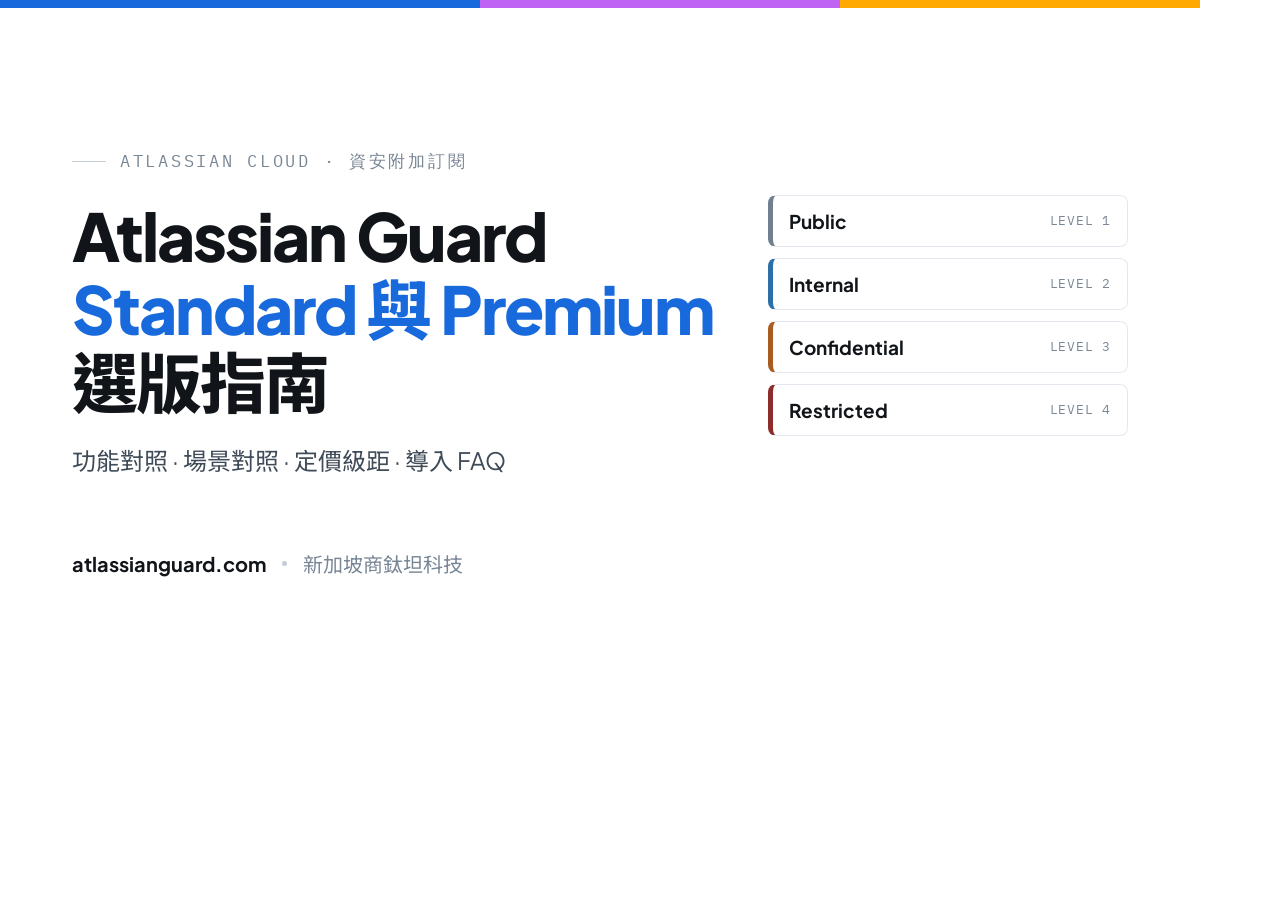
<file: tools/og.html>
<!doctype html><html lang="zh-Hant"><head><meta charset="utf-8">
<link rel="preconnect" href="https://fonts.gstatic.com" crossorigin>
<link rel="stylesheet" href="https://fonts.googleapis.com/css2?family=IBM+Plex+Mono:wght@500&family=Noto+Sans+TC:wght@400;700;800&family=Plus+Jakarta+Sans:wght@500;800&display=block">
<style>
*{box-sizing:border-box;margin:0}
html,body{width:1200px;height:630px;overflow:hidden}
body{background:#fff;font-family:"Plus Jakarta Sans","Noto Sans TC","PingFang TC",sans-serif;color:#111519;
     display:grid;grid-template-columns:1fr 380px;align-items:center;padding:0 72px;position:relative}
.bar{position:absolute;left:0;top:0;width:100%;height:8px;
     background:linear-gradient(90deg,#1769DC 0 40%,#BF63F4 40% 70%,#FFA902 70% 100%)}
.eyebrow{font-family:"IBM Plex Mono",monospace;font-size:17px;letter-spacing:.16em;text-transform:uppercase;
     color:#798695;display:flex;align-items:center;gap:14px;margin-bottom:26px}
.eyebrow::before{content:"";width:34px;height:1px;background:#C6CDD7}
h1{font-size:66px;line-height:1.1;font-weight:800;letter-spacing:-.03em}
h1 em{font-style:normal;color:#1769DC}
.sub{margin-top:24px;font-size:24px;line-height:1.6;color:#404B58;font-weight:400;max-width:100%;white-space:nowrap}
.foot{position:absolute;left:72px;bottom:52px;display:flex;align-items:center;gap:16px;
      font-size:20px;color:#798695}
.foot b{color:#111519;font-weight:700}
.foot i{width:5px;height:5px;border-radius:50%;background:#C6CDD7;font-style:normal}
.art{justify-self:end;display:grid;gap:11px;width:360px}
.rung{display:flex;align-items:center;gap:14px;border:1px solid #E4E8EE;border-left-width:5px;
      border-radius:8px;padding:13px 16px;background:#fff;
      box-shadow:0 14px 34px -26px rgba(17,21,25,.5)}
.rung b{font-size:19px;font-weight:700;flex:1}
.rung code{font-family:"IBM Plex Mono",monospace;font-size:13px;color:#798695;letter-spacing:.06em}
</style></head><body>
<div class="bar"></div>
<div>
  <p class="eyebrow">Atlassian Cloud · 資安附加訂閱</p>
  <h1>Atlassian Guard<br><em>Standard 與 Premium</em><br>選版指南</h1>
  <p class="sub">功能對照 · 場景對照 · 定價級距 · 導入 FAQ</p>
</div>
<div class="art">
  <div class="rung" style="border-left-color:#71808F"><b>Public</b><code>LEVEL 1</code></div>
  <div class="rung" style="border-left-color:#2E6FA8"><b>Internal</b><code>LEVEL 2</code></div>
  <div class="rung" style="border-left-color:#A85C22"><b>Confidential</b><code>LEVEL 3</code></div>
  <div class="rung" style="border-left-color:#8E2B2B"><b>Restricted</b><code>LEVEL 4</code></div>
</div>
<div class="foot"><b>atlassianguard.com</b><i></i><span>新加坡商鈦坦科技</span></div>
</body></html>
</file>
<file: assets/style.css>
/* 單一淺色主題：白底，所有顏色明確指定，不隨檢視者主題反轉 */
:root{
  color-scheme:light;
  --ink:#111519; --ink-2:#404B58; --ink-3:#646F7C;
  --paper:#FFFFFF; --surface:#FFFFFF; --surface-2:#F5F7FA;
  --line:#E4E8EE; --line-2:#C6CDD7;
  --accent:#1769DC; --accent-soft:#E3EDFC; --on-accent:#FFFFFF;
  /* 新增 token：琥珀（--c-respond #FFA902）的極淡底色，供 IdP 示意節點使用，
     標示其位於 Atlassian 組織之外；深淺與 --accent-soft 對齊，僅色相不同。 */
  --yes:#1769DC; --yes-ring:#D5E4FB; --no:#C6CDD7;
  /* 分類階梯保留暖色對比；Public 去飽和為中性灰，避免與 Internal 的藍相混。
     四級的相對亮度單調遞減（.176 / .124 / .086 / .055），使機密程度直接讀作
     顏色的深淺；四色於白底皆達 4.5:1 以上，可安全用作 h3 的文字色。 */
  --c-protect:#1769DC; --c-detect:#8A52C8; --c-respond:#FFA902;
  /* detect 原為 #BF63F4，是全頁最鮮的一色。降飽和至相對亮度 .156，與 protect（.155）
     幾乎等重；作為 .pdr-nav 選中底色時，白字對比 5.10:1（原 3.33:1 不及 AA）。 */
  --c-public:#687684; --c-internal:#2A669B; --c-conf:#7D4419; --c-restricted:#792525;
  /* IdP 節點的淡琥珀底色，深淺對齊 --accent-soft */
  --amber-soft:#FFF6E0;
  /* 場景六組各一色，以及配對的極淡底色。色相分散但飽和度一致，
     使六組在導覽列上可一眼區分，底色則淡到不與卡片白底相爭。 */
  --g-common:#5E6B7A;   --g-common-s:#F3F5F7;
  --g-finance:#1769DC;  --g-finance-s:#EFF5FD;
  --g-manu:#A85C22;     --g-manu-s:#FAF4ED;
  --g-services:#7B4BC4; --g-services-s:#F5F1FC;
  --g-public:#1C7A6B;   --g-public-s:#EDF6F4;
  --g-software:#A63A63; --g-software-s:#FBF0F4;
  /* 採用路徑三分支：同一藍色相由深至淺，讀作由左而右的漸進 */
  --p-1:#0F4FA6; --p-1-s:#EEF4FC; --p-1-t:#0E3C78;
  --p-2:#3D82E2; --p-2-s:#F3F8FD; --p-2-t:#1A57A4;
  --p-3:#8FB9EE; --p-3-s:#F8FBFE; --p-3-t:#2A6FC0;
  /* 圓角只有兩種：容器用 --r-card，可互動或標記類元素用 --r-chip */
  --measure:760px; /* 內文行寬：所有段落、註記共用同一個右邊界，約 46 個中文字；用 px 而非 ch，小字註記才不會比段落窄 */
  --r-card:8px; --r-chip:999px;
  /* 主卡（定價、防護層次、採用路徑起點、聯絡區）用較大圓角與陰影、無邊框，
     與 1px 邊框的列表卡拉開層級；列表卡維持 --r-card。 */
  --r-card-lg:12px;

  /* 字級階梯：全頁僅使用以下級距，不再出現隨手微調的中間值 */
  --fs-tag:11px;                          /* 等寬小標籤：區段標記、方案標記、年份 */
  --fs-xs:12.5px;                         /* 註記、表格內說明、圖說 */
  --fs-sm:13.5px;                         /* 條列、卡片次要文字、表格內容 */
  --fs-base:15px;                         /* 卡片內文、按鈕 */
  --fs-body:16px;                         /* 主要段落 */
  --fs-md:17px;                           /* 卡片標題、表頭方案名 */
  --fs-lg:18.5px;                          /* 區塊標題 h3、導言 */
  --fs-panel:clamp(20px,2.2vw,26px);      /* 分頁面板標題 */
  --fs-h2:clamp(26px,3.2vw,34px);
  --fs-h1:clamp(31px,4.3vw,45px);
  --fs-num:27px;                          /* 首屏統計數字 */
  --fs-amt:40px;                          /* 價格數字 */
  --shadow:0 1px 2px rgba(17,21,25,.04), 0 14px 34px -24px rgba(17,21,25,.30);
  /* 新增 token：卡片 hover 時的下一階陰影。只是把 --shadow 兩層的透明度各加深一階、
     擴散拉大，用的仍是既有陰影所使用的 --ink 色（rgba(17,21,25,·)），未引入新色票。 */
  --shadow-hover:0 1px 2px rgba(17,21,25,.06), 0 18px 40px -22px rgba(17,21,25,.42);

  /* 拉丁字用 Plus Jakarta Sans；中文於桌面用 Noto Sans TC，
     行動裝置則依序回落至系統內建字型（iOS 蘋方、Android 思源、Windows 微軟正黑） */
  --sans:"Plus Jakarta Sans", "Noto Sans TC", -apple-system, BlinkMacSystemFont,
         "PingFang TC", "Noto Sans CJK TC", "Microsoft JhengHei", "Segoe UI", sans-serif;
  --mono:"IBM Plex Mono", ui-monospace, SFMono-Regular, Menlo, monospace;
}

*{box-sizing:border-box}
body{
  margin:0; background:var(--paper); color:var(--ink);
  font-family:var(--sans); font-weight:400; font-size:var(--fs-body); line-height:1.75;
  -webkit-font-smoothing:antialiased;
  /* 中文斷行只落在詞界：keep-all 讓瀏覽器不再於任兩字之間換行，換行點由部署時
     tools/wbr.py 依 BudouX 詞界插入的 <wbr> 提供；overflow-wrap:anywhere 是保險，
     沒有 <wbr> 的長字串（標籤、表格）撐不下時仍可斷開，不會撐破容器。
     用 break-word 而非 anywhere：anywhere 會把最小內容寬度縮到一個字，流程圖的
     格子因此被擠窄，「Confluence」被硬拆成兩行。 */
  word-break:keep-all; overflow-wrap:break-word;
}
a{color:inherit}
:where(a,button):focus-visible{outline:2px solid var(--accent); outline-offset:3px; border-radius:var(--r-chip)}

.wrap{max-width:1080px; margin:0 auto; padding:0 28px}
section{padding:76px 0; border-top:1px solid var(--line)}
section:first-of-type{border-top:0}

/* ---------- 區塊節奏：交替底色的滿版色帶 ---------- */
/* 區塊位於置中欄 .wrap 之內，要讓底色鋪滿視窗寬度而內容仍對齊欄位：
   負的 margin 把盒子外推到視窗左右緣（50% 為欄寬的一半、50vw 為視窗的一半，
   兩者相減即欄緣到視窗緣的距離），再以等量的 padding 把內容推回原位。
   此法不依賴 .wrap 的實際內距值，窄螢幕 .wrap 改為 18px 時仍自動成立。 */
.band{
  background:var(--surface-2);
  margin-inline:calc(50% - 50vw);
  padding-inline:calc(50vw - 50%);
  border-top:0;
}
/* 色帶的色差本身已是分隔線，緊接其後的白底區塊不再疊一條邊線 */
.band + section{border-top:0}
/* 內文型區塊（僅一段導言加時間軸）不需要與主要區塊相同的呼吸空間 */
section.compact{padding:56px 0}
@media (max-width:900px){section.compact{padding:44px 0}}

/* ---------- sticky 導航列 ---------- */
html{scroll-behavior:smooth}
/* 色帶以 50vw 計寬，而 vw 含捲軸寬度：在顯示傳統捲軸的系統上會比可視區寬出
   半個捲軸並產生橫向捲動。以 clip 裁掉溢出而不把根元素變成捲動容器，
   sticky 導航列與錨點捲動皆不受影響；不支援 clip 的舊瀏覽器回落至 hidden。 */
html{overflow-x:hidden; overflow-x:clip}
.nav{
  position:sticky; top:0; z-index:20; background:rgba(255,255,255,.92);
  backdrop-filter:saturate(180%) blur(12px); border-bottom:1px solid var(--line);
}
/* 閱讀進度條：疊在導覽列底框上（bottom:-1px 蓋住那 1px），寬度由指令碼寫入
   --read-progress。用 scaleX 而非 width，讓變動落在合成層、不觸發版面重算。
   未啟用指令碼時該變數為 0，等於不顯示。 */
.nav::after{
  content:""; position:absolute; left:0; right:0; bottom:-1px; height:2px;
  background:var(--accent); transform:scaleX(var(--read-progress, 0)); transform-origin:0 50%;
}
.nav-in{
  max-width:1080px; margin:0 auto; padding:0 28px; height:64px;
  display:flex; align-items:center; gap:26px;
}
.nav-brand{
  display:flex; align-items:center; gap:10px; flex:none;
  font-weight:800; font-size:var(--fs-base); letter-spacing:-.02em; color:var(--ink); text-decoration:none;
}
.nav-brand small{
  display:block; font-weight:500; font-size:var(--fs-tag); letter-spacing:0;
  color:var(--ink-3); margin-top:1px;
}
.nav-brand img{width:20px; height:20px; border-radius:6px}
.nav-links{
  display:flex; align-items:center; gap:18px; overflow-x:auto; flex:1;
  scrollbar-width:none; -ms-overflow-style:none;
  /* 10 個連結在 1080px 的容器內：22px 間距會超出 40px、最後一項被切掉；18px 剛好放得下 */
}
.nav-links::-webkit-scrollbar{display:none}
.nav-links a{
  white-space:nowrap; font-size:var(--fs-sm); font-weight:500; color:var(--ink-2);
  text-decoration:none; padding:4px 0; border-bottom:2px solid transparent;
  transition:color .15s ease, border-bottom-color .15s ease;
}
.nav-links a:hover{color:var(--accent); border-bottom-color:var(--accent)}
/* 目前所在區塊：全頁十餘個區塊，捲到中段時讀者無從判斷位置。沿用 hover 的樣式語彙，
   不另造第三種狀態；由指令碼掛上 .is-current，未啟用時只是不高亮，導覽本身不受影響。 */
.nav-links a.is-current{color:var(--accent); border-bottom-color:var(--accent)}
.nav-cta{
  flex:none; font-size:var(--fs-sm); font-weight:600; padding:8px 18px; border-radius:var(--r-chip);
  background:var(--accent); color:var(--on-accent); text-decoration:none;
  transition:opacity .18s ease, transform .12s ease;
}
.nav-cta:hover{opacity:.88}
/* 按下時下沉 1px：transform 不參與版面計算，不會推移周邊元素 */
.nav-cta:active{transform:translateY(1px)}
/* 錨點捲動時避開導航列 */
section[id]{scroll-margin-top:72px}
/* 九個連結加 CTA 在 1080px 版心內約需 990px；視窗窄於 1180px 起版心開始收縮，
   連結列會被 overflow 悄悄裁掉末端而沒有任何提示。此級距縮字級與間距約 100px，
   讓 1024px 仍能完整呈現所有連結；連結一律不隱藏。品牌副標比品牌名窄，
   隱藏它省不到寬度，故保留。 */
@media (max-width:1180px){
  .nav-in{gap:20px}
  .nav-links{gap:16px}
  .nav-links a{font-size:var(--fs-xs)}
  .nav-cta{font-size:var(--fs-xs); padding:7px 14px}
}
@media (max-width:820px){
  .nav-in{gap:16px; padding:0 18px}
  .nav-cta{display:none}
}

.eyebrow{
  font-family:var(--mono); font-size:var(--fs-tag); letter-spacing:.08em; text-transform:uppercase;
  color:var(--ink-3); display:flex; align-items:center; gap:10px; margin:0 0 18px;
}
.eyebrow::before{content:""; width:22px; height:1px; background:var(--line-2); flex:none}

/* 中文可於任意字元間斷行，重點詞組因而常被拆成兩行；標註 .nb 者維持不斷行。
   僅用於長度確定不致於窄螢幕溢出的短詞組。 */
.nb{white-space:nowrap}

h1,h2,h3{font-family:var(--sans); font-weight:800; text-wrap:balance; margin:0}
h1{font-size:var(--fs-h1); line-height:1.24; letter-spacing:-.028em}
.h1-brand{display:flex; align-items:center; gap:10px; font-size:var(--fs-xs); font-weight:500;
  letter-spacing:.08em; text-transform:uppercase; color:var(--ink-3);
  font-family:var(--mono); line-height:1.6; margin-bottom:18px}
.h1-brand::before{content:""; width:22px; height:1px; background:var(--line-2); flex:none}
h2{font-size:var(--fs-h2); line-height:1.3; letter-spacing:-.02em; margin-bottom:14px}
h3{font-size:var(--fs-lg); line-height:1.5; font-weight:700; letter-spacing:-.01em}
/* 等寬微標籤的字距分兩級：含中文者 .08em（中文字面已滿格，.12em 以上會鬆成逐字排列），
   純拉丁者（Level 1、Layer 1、Path 1、Guard Standard、Premium）維持 .12em 的小型大寫語感。 */
/* 66ch 在中文約 40 字／行，偏長；60ch 約 36 字，接近中文舒適行長（30–38 字）。 */
p{margin:0 0 16px; max-width:var(--measure); color:var(--ink-2); text-wrap:pretty}
.lede{font-size:var(--fs-lg); color:var(--ink-2)}
/* 指定斷行只在寬螢幕生效：手機欄寬本來就窄，強制斷行會多出半行空白 */
@media (max-width:820px){ .br-lg{display:none} }

/* ---------- hero ---------- */
.hero{padding:64px 0 72px}
.hero-grid{display:grid; grid-template-columns:1.08fr .92fr; gap:48px; align-items:center}
.hero h1 em{font-style:normal; color:var(--accent); box-shadow:inset 0 -.38em 0 var(--accent-soft)}
.hero .lede{margin-top:22px}
.cta-row{display:flex; flex-wrap:wrap; gap:12px; margin-top:28px}
.btn{
  display:inline-block; font-family:var(--sans); font-size:var(--fs-base); font-weight:600;
  padding:12px 26px; border-radius:var(--r-chip); text-decoration:none; border:1px solid var(--accent);
  background:var(--accent); color:var(--on-accent);
  transition:opacity .18s ease, transform .12s ease, border-color .18s ease, color .18s ease;
}
.btn:hover{opacity:.86}
.btn:active{transform:translateY(1px)}
.btn.ghost{background:transparent; color:var(--ink); border-color:var(--line-2)}
.btn.ghost:hover{border-color:var(--accent); color:var(--accent); opacity:1}

.facts{display:grid; grid-template-columns:repeat(4,1fr); gap:0; margin-top:44px; border-top:1px solid var(--line)}
.fact{padding:18px 20px 0 0; border-right:1px solid var(--line)}
.fact:last-child{border-right:0}
.fact b{display:block; font-family:var(--sans); font-size:var(--fs-num); font-weight:800; letter-spacing:-.02em; line-height:1.2; font-variant-numeric:tabular-nums}
.fact span{display:block; font-size:var(--fs-xs); color:var(--ink-3); margin-top:4px; line-height:1.6}
/* 四格數字於載入時依序浮現。這是首屏內容，一律在載入當下就看得到，因此用的是
   單純的載入動畫，而非捲動驅動——後者對首屏無效，元素在載入時早已「進場完畢」。
   也不用 JS＋IntersectionObserver：那得先由指令碼掛上「準備隱藏」的狀態，而
   app.js 是 defer，掛上前會有一瞬間先看到內容再被藏起來。
   純 CSS 動畫沒有隱形風險：不套用時元素就是原本的完全顯示，且 reduced-motion
   的全域 animation:none 也會落在同一個安全狀態。
   不做數字滾動：70%、30 天、60+ 的單位混雜，逐位跳動只會變得難讀。 */
.fact{animation:fact-in .45s ease-out both}
.fact:nth-child(2){animation-delay:.06s}
.fact:nth-child(3){animation-delay:.12s}
.fact:nth-child(4){animation-delay:.18s}
@keyframes fact-in{from{opacity:0; transform:translateY(8px)} to{opacity:1; transform:none}}

/* 首屏影片：色塊向右下偏移、播放器浮於其上，與 .pdr-media 使用同一套處理 */
.hero-video{margin:0}
.hv-media{position:relative}
/* 色塊與其上的媒體若都是 z-index:auto，先後只由 DOM 順序決定；一旦媒體那側
   少了 position（如 .hv-frame 的情形）就會被色塊蓋住。兩邊各給明確的 z-index，
   先後不再取決於其他屬性是否到位。 */
.hv-media::before{content:""; position:absolute; inset:18px -18px -18px 18px; background:var(--accent); z-index:0}
.hv-btn{
  position:relative; z-index:1; display:block; aspect-ratio:16/9; overflow:hidden;
  background:var(--surface-2); box-shadow:0 1px 3px rgba(17,21,25,.12);
}
.hv-btn img{display:block; width:100%; height:100%; object-fit:cover}
.hv-play{
  position:absolute; left:50%; top:50%; transform:translate(-50%,-50%);
  width:62px; height:62px; border-radius:50%;
  background:rgba(17,21,25,.60); display:grid; place-items:center;
  transition:background .18s ease, transform .18s ease;
}
.hv-play svg{width:22px; height:22px; fill:#FFFFFF; margin-left:3px; display:block}
.hv-btn:hover .hv-play{background:var(--accent); transform:translate(-50%,-50%) scale(1.07)}
.hv-btn:active .hv-play{transform:translate(-50%,-50%) scale(1)}
/* 點下播放後由指令碼把 .hv-btn 換成這個 iframe。尺寸與縮圖一致，避免版面位移；
   z-index 與 position 不可省——少了它 iframe 會落在色塊的 ::before 之下，
   畫面上就是一塊藍色蓋住影片（此規則曾在首屏改版時遺漏，導致該狀況）。 */
.hv-frame{position:relative; z-index:1; display:block; width:100%; aspect-ratio:16/9; border:0; background:#000}

/* ---------- 資料分類四級 ---------- */
.cls{
  display:grid; gap:1px; background:var(--line);
  border:1px solid var(--line); border-radius:var(--r-card); overflow:hidden; margin-top:28px;
}
/* 每列以該級色票（--k，由行內 style 指定）調出淡底：左欄 7%、右欄 4%，
   讓四級的深淺在整列上就讀得出來，而非只靠左緣 5px 色條。手法沿用 .dg-group 的 color-mix。 */
.cls-row{display:grid; grid-template-columns:5px .78fr 1.22fr; background:var(--surface)}
.cls-row i{display:block; background:var(--k); position:relative; z-index:1; transition:box-shadow .18s ease}
/* hover 時整列的底色各加深一階，色條由 5px 讀成 7px。色條的加寬同樣以外投陰影完成
   （z-index 讓它蓋在 .cls-head 的底色之上），不動格線寬度，兩欄文字因而不會位移。 */
.cls-row:hover i{box-shadow:2px 0 0 var(--k)}
.cls-row:hover .cls-head{background:color-mix(in srgb, var(--k) 12%, var(--surface))}
.cls-row:hover .cls-detail{background:color-mix(in srgb, var(--k) 7%, var(--surface))}
.cls-head{padding:26px 28px 28px; border-right:1px solid var(--line); background:color-mix(in srgb, var(--k) 7%, var(--surface)); transition:background-color .18s ease}
.cls-lv{font-family:var(--mono); font-size:var(--fs-tag); letter-spacing:.12em; text-transform:uppercase; color:var(--ink-3)}
.cls-head h3{margin:8px 0 9px; font-size:var(--fs-md); color:var(--k)}
.cls-head p{margin:0; font-size:var(--fs-base); line-height:1.75}
.cls-detail{margin:0; padding:26px 28px 28px; display:grid; gap:14px; background:color-mix(in srgb, var(--k) 4%, var(--surface)); transition:background-color .18s ease}
.cls-detail dt{
  font-family:var(--mono); font-size:var(--fs-tag); letter-spacing:.08em; text-transform:uppercase;
  color:var(--ink-3); margin-bottom:4px;
}
.cls-detail dd{margin:0; font-size:var(--fs-sm); color:var(--ink-2); line-height:1.7}
.cls-detail b{font-weight:600; color:var(--ink)}
.cls-note{
  /* 所在區塊為 --surface-2 色帶，註記改用白底才能自灰底浮出 */
  max-width:none; margin-top:24px; padding:20px 24px; background:var(--surface);
  border-left:3px solid var(--line-2); border-radius:0 var(--r-card) var(--r-card) 0;
  font-size:var(--fs-sm); color:var(--ink-2); line-height:1.75;
}
.cls-note b{font-weight:600; color:var(--ink)}
.cls-note a{color:var(--accent); text-decoration:underline; text-underline-offset:2px}

/* ---------- 資料安全政策（#policy）----------
   資訊框架只有一句：一組政策＝範圍×規則。開頭以一張只標兩個部位的政策示意建立心智模型，
   其後兩段都用讀者已熟悉的表格：三種範圍的對照表、站台×政策的疊加矩陣。 */
.pol-h3{font-size:var(--fs-lg); font-weight:700; letter-spacing:-.015em; margin:46px 0 8px}
.pol-h3 + p{margin-bottom:18px}
.pol-card{margin:26px 0 0; max-width:660px; border:1px solid var(--line); border-radius:var(--r-card-lg); background:var(--surface); box-shadow:var(--shadow); overflow:hidden}
.pol-card-hd{display:flex; justify-content:space-between; align-items:center; gap:12px; padding:14px 20px; background:var(--surface-2)}
.pol-card-name{font-weight:700; font-size:var(--fs-base)}
.pol-card-name small{display:block; font-weight:400; font-size:var(--fs-xs); color:var(--ink-3); margin-top:2px}
.pol-status{flex:none; font-family:var(--mono); font-size:var(--fs-tag); letter-spacing:.12em; text-transform:uppercase; color:var(--accent); background:var(--accent-soft); padding:4px 10px; border-radius:var(--r-chip)}
.pol-part{display:grid; grid-template-columns:150px 1fr; gap:16px; padding:18px 20px; border-top:1px solid var(--line)}
.pol-part-lb b{display:block; font-size:var(--fs-base)}
.pol-part-lb small{display:block; font-family:var(--mono); font-size:var(--fs-tag); letter-spacing:.12em; text-transform:uppercase; color:var(--ink-3); margin-top:3px}
.pol-q{display:block; font-size:var(--fs-sm); color:var(--ink-3); margin-bottom:8px}
.pol-chips{display:flex; flex-wrap:wrap; gap:6px}
.pol-chips span{font-family:var(--mono); font-size:var(--fs-xs); padding:3px 10px; border-radius:var(--r-chip); background:var(--surface-2); border:1px solid var(--line)}
.pol-part-body > small{display:block; font-size:var(--fs-xs); color:var(--ink-3); margin-top:8px}
.pol-part-body ul{margin:0; padding:0; list-style:none; display:grid; gap:7px}
.pol-part-body li{font-size:var(--fs-sm); display:flex; align-items:center; gap:9px; flex-wrap:wrap}
.pol-part-body li em{font-style:normal; font-family:var(--mono); font-size:var(--fs-tag); letter-spacing:.1em; text-transform:uppercase; color:var(--ink-3)}
.pol-x{width:16px; height:16px; border-radius:50%; background:var(--c-restricted); color:#FFFFFF; font-size:10px; line-height:1; display:inline-grid; place-items:center; flex:none}
.pol-cap{font-size:var(--fs-xs); color:var(--ink-3); margin:12px 0 0; max-width:660px; line-height:1.7}
/* 兩張表沿用全站表格樣式；欄寬改為等分，不用對照表的 168px 值欄 */
/* 加上 .tiers 提高特定性：後面的 .tiers{min-width:0} 否則會蓋掉這裡，表格在手機被壓到 330px、「Confluence」被拆成兩行 */
.tiers.pol-tbl{min-width:640px}
.pol-tbl thead th{vertical-align:top; text-align:left}
.pol-tbl thead th small{display:block; font-weight:400; color:var(--ink-3); font-size:var(--fs-xs); margin-top:3px; letter-spacing:0; text-transform:none; font-family:var(--sans); line-height:1.5}
.pol-tbl th + th, .pol-tbl td + td{border-left:1px solid var(--line)}
.pol-tbl td.feat{width:124px; font-weight:600; color:var(--ink)}
.pol-tbl td.v{width:150px}
.pol-tbl td b{font-weight:600; color:var(--ink)}
.pol-matrix td.feat{font-family:var(--mono); font-weight:400; font-size:var(--fs-xs); color:var(--ink-2); width:256px; white-space:nowrap} /* 最長的站台網址 33 字元約 250px，寬度不足會在連字號處折行 */
.pol-matrix td.v{width:150px}
.pol-matrix tr.hi td{background:color-mix(in srgb, var(--accent-soft) 45%, transparent)}
/* Policy 1／2 各給一枚定色標籤，段落敘述、表頭與該欄勾號同色，
   讀者不必再逐字比對「哪一段講的是哪一欄」。兩色取自場景色票的紫與青綠，
   與表格既有的藍（.hi 列底、tick）錯開，避免三者混為一談。 */
.ptag{
  display:inline-block; font-family:var(--mono); font-size:var(--fs-tag); letter-spacing:.08em;
  padding:2px 9px; border-radius:var(--r-chip); white-space:nowrap; vertical-align:1px;
}
.ptag-1{color:var(--g-services); background:var(--g-services-s); border:1px solid color-mix(in srgb, var(--g-services) 28%, transparent)}
.ptag-2{color:var(--g-public); background:var(--g-public-s); border:1px solid color-mix(in srgb, var(--g-public) 28%, transparent)}
.pol-matrix thead th .ptag{margin-bottom:5px}
/* 嵌在註記長句中的標籤縮一號：小字段落塞入原尺寸膠囊會撐開行距、打斷閱讀 */
.note .ptag{padding:1px 7px; letter-spacing:.06em; vertical-align:0}
/* 勾號的顏色由 --yes／--yes-ring 決定，在欄上改寫這兩個變數即可讓整欄跟著標籤色 */
.pol-matrix tbody td:nth-child(2){--yes:var(--g-services); --yes-ring:color-mix(in srgb, var(--g-services) 20%, transparent)}
.pol-matrix tbody td:nth-child(3){--yes:var(--g-public); --yes-ring:color-mix(in srgb, var(--g-public) 20%, transparent)}
/* 圖例的勾號泛指兩欄，故取中性灰；沿用欄位的藍會被誤讀成只講其中一欄 */
.pol-legend .tick{--yes:var(--ink-3); --yes-ring:color-mix(in srgb, var(--ink-3) 18%, transparent)}
.pol-rules{display:grid; grid-template-columns:repeat(4,1fr); gap:1px; background:var(--line); border:1px solid var(--line); border-radius:var(--r-card); overflow:hidden; margin:16px 0 0}
.pol-rules > div{background:var(--surface); padding:16px 18px 18px}
/* 表頭：圖示與文字並排，三個資料欄以 colgroup 等寬 */
.pol-th{display:flex; align-items:center; gap:10px}
.pol-th-ico{width:26px; height:26px; flex:none}
.pol-cov{table-layout:fixed}
.pol-cov .pol-col-h{width:112px}
.pol-cov td.feat{width:auto}
.pol-plan{display:inline-block; font-family:var(--mono); font-size:var(--fs-tag); letter-spacing:.08em; text-transform:uppercase; color:var(--ink-3); background:var(--surface-2); border-radius:var(--r-chip); padding:3px 10px}
.pol-plan.prem{color:var(--accent); background:var(--accent-soft)}
/* 規則四格：圖示置左一欄，名稱、英文名與說明共用同一條左緣 */
.pol-rules dt{display:grid; grid-template-columns:30px 1fr; column-gap:12px; align-items:start; margin:0 0 6px; font-size:var(--fs-sm)}
.pol-rule-ico{width:30px; height:30px}
.pol-rules dt b{font-weight:600}
.pol-only{display:inline-block; font-style:normal; font-family:var(--mono); font-size:var(--fs-tag); letter-spacing:.06em; color:var(--ink-3); background:var(--surface-2); border:1px solid var(--line); border-radius:var(--r-chip); padding:1px 8px; margin-left:8px; vertical-align:1px}
.pol-rules dt small{display:block; font-weight:400; font-family:var(--mono); font-size:var(--fs-tag); letter-spacing:.08em; text-transform:uppercase; color:var(--ink-3); margin-top:4px}
.pol-rules dd{margin:0 0 0 42px; font-size:var(--fs-xs); color:var(--ink-2); line-height:1.65}
@media (max-width:900px){ .pol-rules{grid-template-columns:1fr 1fr} .pol-part{grid-template-columns:1fr; gap:8px} }
@media (max-width:600px){ .pol-rules{grid-template-columns:1fr} }

/* ---------- protect / detect / respond ---------- */
.pdr-in{position:absolute; width:1px; height:1px; opacity:0; pointer-events:none}
.pdr-nav{display:flex; flex-wrap:wrap; gap:10px; justify-content:center; margin:34px 0 44px}
.pdr-nav label{
  cursor:pointer; display:inline-flex; align-items:center; gap:9px;
  padding:10px 26px; border-radius:var(--r-chip);
  font-size:var(--fs-base); font-weight:600; letter-spacing:-.01em;
  background:var(--surface-2); color:var(--ink-2);
  border:1px solid var(--line-2);
  transition:background .18s ease, color .18s ease, border-color .18s ease,
             transform .18s ease, box-shadow .18s ease;
}
.pdr-nav label:hover{
  background:var(--surface); border-color:var(--ink-3);
  transform:translateY(-1px); box-shadow:0 3px 10px rgba(17,21,25,.11);
}
.pdr-nav label:active{transform:translateY(0); box-shadow:none}
.pdr-ico{width:17px; height:17px; flex:none; display:block}

.pdr-panel{display:none; grid-template-columns:.82fr 1.18fr; gap:54px; align-items:center}
.pdr-txt h3{font-size:var(--fs-panel); letter-spacing:-.02em; margin-bottom:12px}
.pdr-txt > p{font-size:var(--fs-base); margin:0 0 18px}
.pdr-txt ul{margin:0; padding:14px 0 0; list-style:none; border-top:1px solid var(--line)}
.pdr-txt li{font-size:var(--fs-sm); color:var(--ink-2); padding:5px 0 5px 16px; position:relative; line-height:1.65}
.pdr-txt li::before{content:""; position:absolute; left:0; top:13px; width:6px; height:1px; background:var(--line-2)}
.pdr-txt li b{font-weight:600; color:var(--ink)}

/* 色塊向右下偏移，操作畫面浮於其上（比照官方版面） */
.pdr-media{position:relative}
/* 同上：先後不交給 DOM 順序決定 */
.pdr-media::before{content:""; position:absolute; inset:18px -18px -18px 18px; background:var(--k); z-index:0}
.pdr-media video{
  position:relative; z-index:1; display:block; width:100%; background:var(--surface);
  box-shadow:0 1px 3px rgba(17,21,25,.12);
}

/* 各階段下方的三項具體能力：每張卡片一段實際操作錄影 */
.pdr-caps{grid-column:1/-1; margin-top:52px; padding-top:30px; border-top:1px solid var(--line)}
/* 分頁切換在區塊頂端，捲到下方的能力卡時不易察覺其隨分頁變動，
   因此以該階段代表色 --k 標示：標籤前的色條與每張卡的頂邊皆用同一色。
   --k 僅用於色塊，不用於文字——respond 的琥珀在白底上對比不足（detect 降飽和後已達 5.1:1，仍循同一規則）。 */
.pdr-caps-h{
  display:flex; align-items:center; gap:10px;
  font-family:var(--mono); font-size:var(--fs-tag); letter-spacing:.08em;
  text-transform:uppercase; color:var(--ink-3); margin:0 0 20px;
}
.pdr-caps-h::before{content:""; width:24px; height:3px; background:var(--k); flex:none; border-radius:2px}
.pdr-caps-h b{font-weight:600; color:var(--ink-2)}
.pdr-caps-grid{display:grid; grid-template-columns:repeat(3,1fr); gap:22px}
.pdr-caps-grid > .capcard.is-playing{grid-column:1/-1}
.capcard{
  margin:0; display:flex; flex-direction:column; overflow:hidden;
  background:var(--surface-2); border:1px solid var(--line);
  border-top:2px solid var(--k); border-radius:var(--r-card);
}
.capcard video{
  display:block; width:100%; aspect-ratio:1100/618;
  background:var(--surface); border-bottom:1px solid var(--line);
}
/* 三欄縮圖中的主控台介面過小而不可辨讀，因此播放時展開至整列寬度；
   未啟用指令碼時維持原尺寸的內嵌播放，功能不受影響。 */
.capcard{transition:border-color .18s ease, box-shadow .18s ease}
.capcard.is-playing{
  border-color:var(--line-2); box-shadow:0 4px 16px rgba(17,21,25,.12);
  animation:capcard-in .18s ease-out;
}
/* grid-column 本身無法過場，展開時卡片會瞬間從三分之一寬跳到整列。
   以短暫的浮現動畫掩飾重排：不動版面、只動 opacity 與 transform，
   讓視線把「跳」讀成「浮出」。全域的 reduced-motion 規則會一併停用。 */
@keyframes capcard-in{
  from{opacity:.6; transform:translateY(4px)}
  to{opacity:1; transform:none}
}
.capcard.is-playing figcaption{max-width:760px}
.capcard figcaption{padding:15px 17px 17px}
.capcard figcaption .tag{
  display:block; font-family:var(--mono); font-size:var(--fs-tag); letter-spacing:.12em;
  text-transform:uppercase; color:var(--accent); margin-bottom:7px;
}
.capcard figcaption .tag.std{color:var(--ink-3)}
.capcard figcaption > b{
  display:block; font-size:var(--fs-md); font-weight:600;
  letter-spacing:-.01em; line-height:1.4; margin-bottom:7px;
}
.capcard figcaption p{font-size:var(--fs-sm); color:var(--ink-2); line-height:1.65; margin:0}
.capcard .scr{
  margin-top:10px; padding-top:10px; border-top:1px solid var(--line);
  font-size:var(--fs-xs); color:var(--ink-3);
}

/* 選中的分頁：底色改為該階段代表色 */
#pdr-1:checked ~ .pdr-nav label[for="pdr-1"]{background:var(--c-protect); border-color:var(--c-protect); color:#FFFFFF; box-shadow:0 3px 12px rgba(17,21,25,.20)}
#pdr-2:checked ~ .pdr-nav label[for="pdr-2"]{background:var(--c-detect); border-color:var(--c-detect); color:#FFFFFF; box-shadow:0 3px 12px rgba(17,21,25,.20)}
#pdr-3:checked ~ .pdr-nav label[for="pdr-3"]{background:var(--c-respond); border-color:var(--c-respond); color:var(--ink); box-shadow:0 3px 12px rgba(17,21,25,.20)}
#pdr-1:checked ~ .pdr-body #pdr-p1,
#pdr-2:checked ~ .pdr-body #pdr-p2,
#pdr-3:checked ~ .pdr-body #pdr-p3{display:grid}
/* 鍵盤操作時仍看得見焦點所在 */
#pdr-1:focus-visible ~ .pdr-nav label[for="pdr-1"],
#pdr-2:focus-visible ~ .pdr-nav label[for="pdr-2"],
#pdr-3:focus-visible ~ .pdr-nav label[for="pdr-3"]{outline:2px solid var(--ink); outline-offset:3px}

/* ---------- 產品沿革時間軸 ---------- */
.tl{list-style:none; margin:26px 0 0; padding:0; display:grid; grid-template-columns:repeat(4,1fr)}
.tl li{position:relative; padding:20px 22px 0 0; border-top:1px solid var(--line-2)}
.tl li::before{
  content:""; position:absolute; top:-5px; left:0; width:9px; height:9px;
  border-radius:50%; background:var(--paper); border:2px solid var(--line-2);
}
.tl li:last-child::before{background:var(--accent); border-color:var(--accent)}
/* 時間軸本就是「請逐格讀」的元件：hover 時節點放大填色、該格文字轉深，
   給讀者一個目前落在哪一格的著點。位移全靠 transform，不動版面。 */
.tl li::before{transition:transform .18s ease, background-color .18s ease, border-color .18s ease}
.tl b,.tl-y{transition:color .15s ease}
.tl li:hover::before{transform:scale(1.5); background:var(--accent); border-color:var(--accent)}
.tl li:hover b{color:var(--accent)}
.tl li:hover .tl-y{color:var(--ink-2)}
.tl-y{display:block; font-family:var(--mono); font-size:var(--fs-xs); letter-spacing:.1em; color:var(--ink-3); margin-bottom:8px}
.tl b{display:block; font-size:var(--fs-base); font-weight:700; letter-spacing:-.01em; margin-bottom:5px}
.tl small{display:block; font-size:var(--fs-xs); color:var(--ink-3); line-height:1.6}
.tl li:last-child b{color:var(--accent)}

/* ---------- 三個防護層次 ---------- */
.layers-wrap{background:var(--accent-soft); border-radius:var(--r-card-lg); padding:40px 40px 44px; margin-top:30px}
.layers-wrap > p{max-width:none; color:var(--ink-2)}
/* 三張防護層次卡是主卡：原本以 1px 格線併成一塊，改為各自浮在淡藍底上的無邊框卡片，
   與定價卡、採用路徑起點同一層級。 */
.layers{display:grid; grid-template-columns:repeat(3,1fr); gap:18px; margin-top:26px}
.layer{background:var(--surface); border-radius:var(--r-card-lg); box-shadow:var(--shadow); padding:26px 26px 28px;
  transition:transform .18s ease, box-shadow .18s ease}
/* 三張並排、且本就帶陰影的主卡：以位移加下一階陰影回應。場景卡刻意不做位移是因為
   21 張連續排列時位移會互相牽動視線，此處只有三張，不存在該問題。 */
.layer:hover{transform:translateY(-2px); box-shadow:var(--shadow-hover)}
.layer-ico{display:block; width:48px; height:48px; margin-bottom:14px}
.layer .lv{font-family:var(--mono); font-size:var(--fs-tag); letter-spacing:.12em; text-transform:uppercase; color:var(--ink-3)}
.layer h3{font-size:var(--fs-md); margin:10px 0 3px}
.layer .sub{font-size:var(--fs-sm); font-weight:700; color:var(--accent); margin:0 0 9px}
.layer p{font-size:var(--fs-sm); margin:0; color:var(--ink-2); line-height:1.7}

/* ---------- integrations ---------- */
/* IdP 協作示意圖：文字一律由 HTML 盒子承載，inline SVG 只畫圖示與箭頭，
   如此文字不隨 viewBox 縮放，行動裝置仍可讀，讀屏軟體亦可取得節點文字。 */
.idp-flow{display:grid; grid-template-columns:1fr 1fr; gap:24px; margin-top:30px}
.idp-fig{
  display:flex; flex-direction:column; background:var(--surface-2);
  border:1px solid var(--line); border-radius:var(--r-card); padding:22px 22px 20px;
}
.idp-fig h4{margin:0 0 8px; font-size:var(--fs-base); font-weight:700; letter-spacing:-.01em}
.dg-desc{font-size:var(--fs-sm); color:var(--ink-2); line-height:1.7; margin:0 0 18px; max-width:none}
.dg-desc a{color:var(--accent); text-decoration:underline; text-underline-offset:2px}
/* 圖說沿用表格內說明的 --fs-xs／--ink-3 */
.dg-cap{font-size:var(--fs-xs); color:var(--ink-3); line-height:1.6; margin:14px 0 0; max-width:none}

/* 流程圖本體：桌面橫排。說明段長短不一，以 margin-top:auto 讓兩張圖沉底對齊。 */
.dg{display:flex; align-items:center; gap:8px; margin-top:auto}
.dg-node{
  flex:1 1 0; min-width:0; display:flex; flex-direction:column; align-items:center; gap:3px;
  background:var(--surface); border:1px solid var(--line); border-radius:var(--r-card);
  padding:10px 8px 11px; text-align:center;
}
.dg-node b{display:block; font-size:var(--fs-sm); font-weight:700; color:var(--ink); line-height:1.4; letter-spacing:-.01em}
/* 站台網域等長字串在窄節點內可於任意處斷行，避免撐破盒子 */
.dg-node small{display:block; font-size:var(--fs-xs); color:var(--ink-3); line-height:1.5; overflow-wrap:anywhere}
.dg-ico{display:block; width:24px; height:24px; margin-bottom:3px}
/* IdP 位於 Atlassian 之外：以琥珀淡底與組織內的白底節點區隔 */
.dg-node.dg-ext{background:var(--amber-soft)}
/* 兩張圖並排時，同一個實體（Identity provider）必須同寬同高才對得起來。
   .dg 的直接子節點——圖一的「使用者／Identity provider」與圖二的「Identity provider」——
   一律取容器寬的 19%，標題與副標各自撐滿兩行，三個外框因而完全一致；
   群組框吃剩餘寬度。最小高度的手法沿用 .integ-col p。 */
@media (min-width:701px){
  .dg > .dg-node{flex:0 0 19%}
  .dg > .dg-node b{min-height:calc(2 * 1.4em); display:flex; align-items:center; justify-content:center}
  .dg > .dg-node small{min-height:calc(2 * 1.5em)}
}
/* 箭頭：單色 --ink-3，不參與伸縮；.dg-down 為群組內的向下連接 */
.dg-arrow{flex:none; width:20px; height:20px; color:var(--ink-3)}
.dg-arrow.dg-down{transform:rotate(90deg); align-self:center}
/* 群組：淡藍底、虛線框與等寬角標，框住屬於同一組織的節點；寬度約為單一節點的 2.3 倍 */
.dg-group{
  flex:2.3 1 0; min-width:0; position:relative; display:flex; flex-direction:column; gap:8px;
  background:color-mix(in srgb, var(--accent-soft) 55%, var(--surface));
  border:1px dashed var(--line-2); border-radius:var(--r-card); padding:24px 10px 10px;
}
.dg-group > i{
  position:absolute; top:7px; left:12px; font-style:normal; font-family:var(--mono);
  font-size:var(--fs-tag); letter-spacing:.1em; text-transform:uppercase; color:var(--accent);
}
.dg-row{display:flex; align-items:center; gap:8px}
.dg-col{flex:1 1 0; min-width:0; display:flex; flex-direction:column; gap:8px}
/* 三個節點加一個群組橫排至少需要約 440px；兩欄並排在 960px 以下即不足，故較 .integ 早一步改為上下 */
@media (max-width:960px){ .idp-flow{grid-template-columns:1fr} }
/* 窄螢幕：流程改為垂直堆疊，箭頭旋轉 90°；Jira／Confluence 這類成對節點仍並排以節省高度 */
@media (max-width:700px){
  .dg,.dg-row{flex-direction:column; align-items:stretch}
  .dg-row.dg-pair{flex-direction:row}
  .dg-node,.dg-group{flex:none}
  .dg-arrow{transform:rotate(90deg); align-self:center}
  .idp-fig{padding:18px 16px}
}

.integ{display:grid; grid-template-columns:repeat(3,1fr); gap:1px; background:var(--line); border:1px solid var(--line); border-radius:var(--r-card); overflow:hidden; margin-top:28px}
.integ-col{background:var(--surface); padding:26px 26px 28px}
.integ-col h3{font-size:var(--fs-base); font-weight:700; margin-bottom:6px}
.ico{display:block; width:40px; height:40px; margin-bottom:14px}
.integ-col p{font-size:var(--fs-sm); margin:0 0 14px; color:var(--ink-3); line-height:1.65}
/* 補上縮寫全名後各欄行數不一。僅在三欄並排時以三行的最小高度讓分隔線齊平；
   窄螢幕併為單欄後不需要，否則會多出一段空白 */
@media (min-width:901px){ .integ-col p{min-height:calc(3 * 1.65em)} }
.integ-col ul{margin:0; padding:14px 0 0; list-style:none; border-top:1px solid var(--line)}
.integ-col li{
  display:flex; align-items:center; gap:11px;
  font-size:var(--fs-sm); font-weight:600; color:var(--ink); letter-spacing:-.01em;
  padding:8px 0;
}
.integ-col li + li{border-top:1px solid var(--line)}
.brand-ico{width:22px; height:22px; flex:none; display:block}

/* ---------- table ---------- */
.tbl-note{display:flex; flex-wrap:wrap; gap:18px; align-items:center; margin-bottom:20px; font-family:var(--mono); font-size:var(--fs-tag); letter-spacing:.08em; color:var(--ink-3)}
.tbl-scroll{overflow-x:auto; border:1px solid var(--line); border-radius:var(--r-card); background:var(--surface); box-shadow:var(--shadow)}
table{border-collapse:collapse; width:100%; min-width:720px; font-size:var(--fs-sm)}
thead th{
  background:var(--surface);
  text-align:left; padding:16px 18px; border-bottom:1px solid var(--line-2); vertical-align:bottom;
}
/* 表頭跟隨捲動只在寬螢幕啟用。窄螢幕時 .tbl-scroll 為 overflow-x:auto，
   依規範 overflow-y 會一併變成 auto，該容器就成了 sticky 的捲動參考框：
   top:65px 不再是相對視窗，而是相對表格自身頂端，表頭一載入就被推下 65px、
   原位留下一個空白框，且視窗捲動時也不會跟隨。改為與 overflow:visible 同一級距啟用。
   top 值 = .nav-in 高度 64px + .nav 底框 1px。 */
@media (min-width:900px){
  .tbl-scroll{overflow:visible}
  thead th{position:sticky; top:65px; z-index:2}
}
thead th.plan{text-align:center; width:168px; border-left:1px solid var(--line)}
thead th .pn{display:block; font-family:var(--sans); font-size:var(--fs-md); font-weight:700; letter-spacing:-.01em; color:var(--ink)}
thead th .pp{display:block; font-family:var(--mono); font-weight:400; font-size:var(--fs-tag); color:var(--ink-3); margin-top:3px; font-variant-numeric:tabular-nums}
thead th.prem{background:var(--accent-soft)}
thead th.prem .pn{color:var(--accent)}
tbody th{
  text-align:left; font-weight:500; font-family:var(--mono); font-size:var(--fs-tag); letter-spacing:.08em;
  text-transform:uppercase; color:var(--ink-3); padding:22px 18px 8px; background:var(--surface-2);
}
tbody tr.grp th{border-top:1px solid var(--line)}
td{padding:11px 18px; border-top:1px solid var(--line); vertical-align:top; color:var(--ink-2); transition:background-color .15s ease}
td.feat{color:var(--ink); font-weight:400}
td.feat small{display:block; color:var(--ink-3); font-size:var(--fs-xs); line-height:1.6; margin-top:2px}
td.feat details.more{margin-top:8px}
td.feat details.more summary{
  cursor:pointer; list-style:none; display:inline-flex; align-items:center; gap:5px;
  font-size:var(--fs-xs); font-weight:600; color:var(--accent); padding:0;
}
td.feat details.more summary::-webkit-details-marker{display:none}
/* 這是表格內唯一的可展開處，原本 hover 無任何回饋，補上與連結一致的底線 */
td.feat details.more summary:hover{text-decoration:underline; text-underline-offset:3px}
td.feat details.more summary::after{
  content:"+"; font-family:var(--mono); font-size:var(--fs-sm); line-height:1;
  transition:transform .2s ease;   /* 與 FAQ 的收合互動一致 */
}
td.feat details.more[open] summary::after{transform:rotate(45deg)}
/* 功能名稱後的英文原名：中文譯名不一定直觀，附原文供對照官方文件；用一般字重與淡色，不與粗體中文爭主次 */
td.feat .feat-en{font-weight:400; color:var(--ink-3); font-size:var(--fs-xs); margin-left:2px}
td.feat details.more p a{color:var(--accent); text-decoration:underline; text-underline-offset:2px}
td.feat details.more p{
  font-size:var(--fs-xs); line-height:1.75; color:var(--ink-2);
  margin:9px 0 2px; max-width:64ch; padding-left:11px; border-left:2px solid var(--line);
}
td.v{text-align:center; width:168px; border-left:1px solid var(--line); font-family:var(--mono); font-size:var(--fs-sm); color:var(--ink-3); font-variant-numeric:tabular-nums; vertical-align:middle; padding-top:13px; padding-bottom:13px}
td.v.prem{background:color-mix(in srgb, var(--accent-soft) 55%, transparent)}
/* 長表格掃讀輔助：hover 時整列換底。Premium 欄不改用中性灰，而是把自身底色加深一階，
   否則 highlight 會在該欄斷開、也會抹掉欄位的視覺區隔。
   tr.grp 只含 th，不會被下列選擇器命中，分組標題維持原樣。 */
tbody tr:hover td{background:var(--surface-2)}
tbody tr:hover td.v.prem{background:color-mix(in srgb, var(--accent-soft) 80%, transparent)}

/* 文字清單型儲存格（支援產品、內含方案）：td.v 的等寬字體是為勾號與數字設計的，
   用在產品名稱上會在窄欄內被逐字拆散。改用無襯線字體，並讓每個項目整體不斷行。 */
td.v.v-list{font-family:var(--sans); font-size:var(--fs-xs); padding-left:12px; padding-right:12px}
.v-list ul{list-style:none; margin:0; padding:0; line-height:1.5}
.v-list li{white-space:nowrap}
.v-list li + li{margin-top:6px}
.v-list li .cont{display:block}          /* 同一項的續行，不另計間距 */
.v-list .tick{margin-bottom:9px}

.tick{
  /* 勾號改用 SVG 繪製而非字型 glyph：字型的 ascent/descent 會讓 ✓ 在圓內偏移，
     且 web font 載入前後的 fallback 字型偏移量不同，會有視覺跳動 */
  display:inline-block; vertical-align:middle;
  width:22px; height:22px; border-radius:50%;
  background-color:var(--yes);
  background-image:url("data:image/svg+xml,%3Csvg xmlns='http://www.w3.org/2000/svg' viewBox='0 0 24 24' fill='none' stroke='%23fff' stroke-width='3' stroke-linecap='round' stroke-linejoin='round'%3E%3Cpath d='M5.5 12.3 10 16.8 18.5 7.4'/%3E%3C/svg%3E");
  background-repeat:no-repeat;
  background-position:center;
  background-size:62%;
  box-shadow:0 0 0 3px var(--yes-ring);
  font-size:0; line-height:0;  /* 隱藏 HTML 內既有的 ✓ 文字節點（aria-label 仍保留） */
}
.tick.sm{width:18px; height:18px; background-size:64%; box-shadow:0 0 0 2px var(--yes-ring)}
/* 嵌在句子裡的勾號（表格圖例）：ring 畫在版面盒之外、左右各佔 2px，
   不補外距會貼住相鄰文字 */
p > .tick{margin:0 4px}
td.v.yes{color:var(--yes)}
.dash{display:inline-block; width:14px; height:2px; background:var(--no); border-radius:1px; vertical-align:middle}
.ea{font-family:var(--mono); font-size:var(--fs-tag); letter-spacing:.1em; border:1px solid var(--line-2); border-radius:var(--r-chip); padding:2px 7px; color:var(--ink-3); margin-left:6px; vertical-align:1px}

/* ---------- #vs 受管帳號示意圖（.ma-*） ---------- */
/* 文字以 HTML 盒子承載、SVG 只畫圖示與箭頭，字型與換行沿用全站規則。
   組織框以實線＋淡底表示「納管範圍」，框外以虛線框表示「不在範圍內」，
   兩者的差異刻意只用邊框樣式與底色，不另引入顏色。 */
.ma-flow{margin:34px 0 0}
.ma-canvas{position:relative}
.ma-org{
  position:relative; padding:30px 16px 14px;
  border:1px solid var(--line-2); border-radius:var(--r-card); background:var(--surface-2);
}
/* 角標沿用 .eyebrow 的等寬小標籤語法，讓「組織／受管帳號」讀作區段標記而非內容 */
.ma-cap{
  position:absolute; top:9px; left:16px;
  font-family:var(--mono); font-size:var(--fs-tag); letter-spacing:.14em; text-transform:uppercase;
  color:var(--ink-3); line-height:1; white-space:nowrap;
}
.ma-cap-r{left:auto; right:16px}
.ma-row{display:grid; grid-template-columns:minmax(0,1fr) 44px minmax(0,1fr); gap:10px; align-items:center}
.ma-row + .ma-row{margin-top:10px}
.ma-node{
  display:flex; align-items:center; gap:10px; min-width:0; padding:8px 10px;
  background:var(--surface); border:1px solid var(--line); border-radius:var(--r-card);
}
.ma-ico{display:block; width:24px; height:24px; flex:none}
.ma-txt{min-width:0; flex:1}
.ma-t{display:block; font-size:var(--fs-sm); font-weight:600; color:var(--ink); line-height:1.3}
.ma-d{display:block; font-size:var(--fs-xs); color:var(--ink-3); line-height:1.4; margin-top:1px}
.ma-avatars{display:block; width:44px; height:20px; flex:none}
/* 箭頭為單色線條，顏色取自次要文字，避免與圖示的雙色系相爭 */
.ma-arrow{display:block; width:44px; height:16px; color:var(--ink-3)}
/* 框外的外部網域：寬度精確等於左欄節點（50% 減去組織框內距 16px×2、箭頭欄 44px 與欄距 20px 的一半），
   使其與兩列受管帳號垂直對齊，讀作同一欄的第三列 */
.ma-ext{
  display:flex; align-items:center; gap:10px; min-width:0;
  margin:14px 0 0 16px; width:calc(50% - 48px); padding:8px 10px;
  border:1px dashed var(--line-2); border-radius:var(--r-card); background:var(--surface);
}
.ma-tag{
  flex:none; font-family:var(--mono); font-size:var(--fs-tag); letter-spacing:.1em;
  border:1px solid var(--line-2); border-radius:var(--r-chip); padding:2px 8px; color:var(--ink-3); line-height:1.5;
}
.ma-points{display:grid; grid-template-columns:repeat(3,1fr); gap:10px 22px; list-style:none; margin:18px 0 0; padding:0}
.ma-points li{font-size:var(--fs-sm); color:var(--ink-2); line-height:1.65; padding-left:15px; position:relative}
.ma-points li::before{content:""; position:absolute; left:1px; top:10px; width:5px; height:5px; border-radius:50%; background:var(--accent)}
.ma-points b{font-weight:600; color:var(--ink)}
.ma-flow figcaption{font-size:var(--fs-xs); color:var(--ink-3); line-height:1.6; margin-top:12px}
@media (max-width:700px){
  .ma-row{grid-template-columns:minmax(0,1fr); gap:0}
  /* 直排時箭頭改為朝下；旋轉後視覺高度為 44px，以上下外距補足佈局盒與視覺的差距 */
  .ma-arrow{transform:rotate(90deg); margin:14px auto}
  .ma-cap-r{display:none}
  .ma-ext{width:auto; margin:14px 16px 0}
  .ma-points{grid-template-columns:1fr}
}

/* ---------- capabilities ---------- */
.caps{display:grid; grid-template-columns:1fr 1fr; gap:1px; background:var(--line); border:1px solid var(--line); border-radius:var(--r-card); overflow:hidden; margin-top:28px}
.cap{background:var(--surface); padding:26px 28px 28px}
.cap-top{display:flex; align-items:center; justify-content:space-between; gap:14px; margin-bottom:11px}
.cap-ico{display:block; width:36px; height:36px; flex:none}
.cap .tag{font-family:var(--mono); font-size:var(--fs-tag); letter-spacing:.12em; text-transform:uppercase; color:var(--accent)}
.cap .tag.std{color:var(--ink-3)}
.cap h3{margin:9px 0 11px; font-size:var(--fs-md)}
.cap p{font-size:var(--fs-base); line-height:1.75; margin:0 0 11px}
.cap p:last-child{margin-bottom:0}
.cap b{font-weight:500; color:var(--ink)}
/* 稽核卡的 Standard／Premium 對照：兩欄以 1px 直線分隔，延續 .caps 用細線切格的語彙；
   卡片因此變高、右鄰卡片留白屬預期，不另調 .caps */
/* 稽核對照原放在半寬卡片內，兩欄各僅約 200px、逐行折行而顯得雜亂；
   改為六張卡下方的全寬區塊，卡片只留結論句。 */
.al-wide{margin-top:28px; padding:26px 28px 26px; background:var(--surface); border:1px solid var(--line); border-radius:var(--r-card)}
.al-wide > h3{font-size:var(--fs-md); margin:0 0 8px}
.al-wide > p{font-size:var(--fs-base); margin:0 0 6px; max-width:none}
.al-grid{display:grid; grid-template-columns:1fr 1fr; gap:0 28px; margin:14px 0; padding-top:14px; border-top:1px solid var(--line)}
.al-col + .al-col{border-left:1px solid var(--line); padding-left:28px}
.al-hd{display:flex; align-items:baseline; flex-wrap:wrap; gap:6px 10px; margin:0 0 6px}
.al-hd b{font-size:var(--fs-sm); font-weight:600; color:var(--ink)}
.al-col > p{font-size:var(--fs-sm); color:var(--ink-2); line-height:1.65; margin:0 0 10px}
.al-col ul{margin:0; padding:0; list-style:none}
/* 條列沿用 .pdr-txt li 的短橫線 bullet（而非 .price 的圓點）：卡片內文屬說明性質，短橫線較圓點安靜 */
.al-col li{font-size:var(--fs-sm); color:var(--ink-2); padding:4px 0 4px 16px; position:relative; line-height:1.65}
.al-col li::before{content:""; position:absolute; left:0; top:13px; width:6px; height:1px; background:var(--line-2)}
.al-col .al-meta{margin:10px 0 0}
.al-col .al-meta b{font-weight:600}
/* 保留期限屬註記層級，字級與墨色再降一階 */
.al-col .al-keep{font-size:var(--fs-xs); color:var(--ink-3); margin:8px 0 0; line-height:1.6}
@media (max-width:600px){
  .al-grid{grid-template-columns:1fr; gap:18px}
  .al-col + .al-col{border-left:0; border-top:1px solid var(--line); padding-left:0; padding-top:18px}
}

/* ---------- cases ---------- */
.cases{display:grid; gap:18px}
/* 場景卡是列表卡：靜止時只有 1px 邊框、不帶陰影，陰影留給主卡與 hover 提升。 */
.case{border:1px solid var(--line); border-radius:var(--r-card); background:var(--surface); overflow:hidden;
  transition:border-color .18s ease, box-shadow .18s ease}
/* 整卡回饋：每張場景卡底部都有可展開的「兩方案的處理程度」，因此整張卡是一個可操作單位。
   只加深邊框與陰影，不做位移或縮放——21 張卡連續排列時，任何位移都會在捲動中互相牽動視線。
   鍵盤焦點的規則另外拆成一條：:has() 若不被支援只會讓該條失效，不會連帶讓 hover 一起失效。 */
.case:hover{border-color:var(--line-2); box-shadow:var(--shadow)}
/* 用 :focus-visible 而非 :focus-within，這樣滑鼠點開卡片後不會殘留「浮起」狀態，
   只有鍵盤 tab 進來時才給定位提示。 */
.case:has(:focus-visible){border-color:var(--line-2); box-shadow:var(--shadow)}
.case-hd{padding:24px 28px 20px}
.case-top{display:flex; align-items:center; gap:9px; margin-bottom:10px}
.case-ico{width:28px; height:28px; flex:none; display:block}
.chip-ico{width:21px; height:21px; display:inline-block; vertical-align:-5px; margin-right:8px}
.case-hd .tag{font-family:var(--mono); font-size:var(--fs-tag); letter-spacing:.08em; text-transform:uppercase; color:var(--accent)}
.case-hd h3{margin:0 0 10px; font-size:var(--fs-lg)}
.case-hd p{font-size:var(--fs-base); margin:0; max-width:var(--measure)}
.case-split{display:grid; grid-template-columns:1fr 1fr; border-top:1px solid var(--line)}
.case-col{padding:20px 28px 22px}
.case-col + .case-col{border-left:1px solid var(--line); background:color-mix(in srgb, var(--accent-soft) 45%, #FFFFFF)}
.case-col h4{
  margin:0 0 8px; font-family:var(--mono); font-size:var(--fs-tag); letter-spacing:.08em; text-transform:uppercase;
  font-weight:400; color:var(--ink-3); display:flex; align-items:center; gap:8px;
}
.case-col + .case-col h4{color:var(--yes)}
.case-col p{font-size:var(--fs-sm); margin:0; line-height:1.75; max-width:none}
.case-col p b{font-weight:500; color:var(--ink)}
.stop{display:inline-block; width:14px; height:2px; background:var(--no); border-radius:1px}
@media (max-width:900px){ .case-split{grid-template-columns:1fr} .case-col + .case-col{border-left:0; border-top:1px solid var(--line)} }

/* 分組導覽：21 則場景橫跨六個產業，先給讀者一份可跳轉的地圖 */
.case-nav{display:flex; flex-wrap:wrap; gap:8px; margin:0 0 26px}
.case-nav a{
  display:inline-flex; align-items:center; gap:8px;
  border:1px solid var(--line-2); border-radius:var(--r-chip); background:var(--surface);
  padding:6px 15px; font-size:var(--fs-sm); font-weight:500; color:var(--ink-2); text-decoration:none;
  transition:border-color .15s ease, color .15s ease, transform .12s ease;
}
/* 晶片與其對應的分組共用 --g／--gs，未指定時回落至原本的中性樣式 */
.case-nav a{border-color:var(--g,var(--line-2)); color:var(--g,var(--ink-2)); background:var(--gs,var(--surface))}
.case-nav a:hover{background:var(--g,var(--accent)); border-color:var(--g,var(--accent)); color:#FFFFFF}
.case-nav a:active{transform:translateY(1px)}
.case-nav a b{font-family:var(--mono); font-size:var(--fs-tag); font-weight:400; color:currentColor; opacity:.6}
.case-nav a:hover b{opacity:.8}

/* 分組色帶：底色僅取代表色最淡的一階，卡片維持白底浮於其上。
   六組改為 <details>：21 則場景在行動版高達 8,700px，佔全頁四分之一，
   僅通用場景預設展開，其餘五組收合成六條有色橫條，讀者依產業自行展開。
   內距移到 summary 上，讓整條橫條（含左右 20px）都是可點擊區；
   border-bottom:0 是為了蓋掉全站 details 的底線（與 .case-more 同理）。 */
.case-group{background:var(--gs); border-radius:var(--r-card); padding:0 20px 24px; display:grid; gap:18px; border-bottom:0}
.case-group:not([open]){padding-bottom:0}
.case-group[id]{scroll-margin-top:96px}
#audit-detail{scroll-margin-top:88px} /* 從稽核卡跳過來時不被固定導覽列蓋住 */
.case-group > summary{
  cursor:pointer; list-style:none; display:flex; align-items:center; gap:14px;
  margin:0 -20px; padding:18px 20px; border-radius:var(--r-card);
  font-family:var(--mono); font-size:var(--fs-tag); font-weight:400; letter-spacing:.16em; text-transform:uppercase; color:var(--g);
  transition:color .15s ease;
}
/* 展開時縮小與第一張卡的距離，維持原本組名到卡片約 18–22px 的節奏 */
.case-group[open] > summary{padding-bottom:4px}
.case-group > summary::-webkit-details-marker{display:none}
.case-group > summary:focus-visible{outline:2px solid var(--accent); outline-offset:-2px}
/* 組名後的細線改由 ::before 承擔並以 order 排到文字之後，
   讓 ::after 空出來放全站一致的「+ 轉 45° 變 ×」指示 */
.case-group > summary::before{content:""; flex:1; height:1px; background:var(--g); opacity:.28; order:1}
.case-group > summary .group-count{order:2; letter-spacing:.1em; color:var(--ink-3); white-space:nowrap; transition:color .15s ease}
.case-group > summary::after{
  content:"+"; order:3; font-family:var(--mono); font-size:var(--fs-base); line-height:1; letter-spacing:0;
  color:var(--ink-3); flex:none; transition:transform .2s ease, color .15s ease;
}
.case-group > summary:hover .group-count,
.case-group > summary:hover::after{color:var(--g)}
.case-group[open] > summary::after{transform:rotate(45deg)}
/* 全站的 details[open] summary::after 是後代選擇器：組展開時會連帶把組內
   尚未展開的 .case-more 指示也轉成 ×，此處拉高特異性把它壓回原位 */
.case-group .case-more > summary::after{transform:none} /* 展開／收合已改為文字膠囊，任何狀態都不旋轉 */

/* 比較區收合：標題與情境常駐可見，兩方案的處理程度由讀者自行展開 */
.case-more{border-bottom:0}
.case-more > summary{
  cursor:pointer; list-style:none; display:flex; align-items:center; gap:12px;
  padding:13px 28px; border-top:1px solid var(--line);
  font-size:var(--fs-sm); font-weight:500; color:var(--accent);
  transition:background .15s ease;
}
.case-more > summary:hover{background:var(--accent-soft)}
.case-more > summary:focus-visible{outline:2px solid var(--accent); outline-offset:-2px}
.case-more > summary::-webkit-details-marker{display:none}
/* 右側放一顆寫著「展開」的膠囊按鈕：只有加號時讀者看不出這列可以點，
   膠囊的邊框與文字把它變成明確的操作元件；hover 時填色、開啟後改為「收合」 */
.case-more > summary::after{
  content:"展開 ＋"; margin-left:auto; flex:none;
  font-size:var(--fs-xs); font-weight:500; letter-spacing:.02em; color:var(--accent);
  padding:4px 12px; border:1px solid var(--accent); border-radius:var(--r-chip); background:var(--surface);
  transition:background .15s ease, color .15s ease, transform .15s ease;
}
.case-more > summary:hover::after{background:var(--accent); color:var(--on-accent)}
.case-more[open] > summary{color:var(--ink-3)}
.case-more[open] > summary::after{content:"收合 －"; color:var(--ink-3); border-color:var(--line-2)}
.case-more[open] > summary:hover::after{background:var(--surface-2); color:var(--ink-2)}
/* 收合狀態下仍讓讀者一眼看出這則場景 Standard 是否已能覆蓋 */
.cm-marks{display:flex; align-items:center; gap:16px; margin-left:auto}
.cm-mark{
  display:inline-flex; align-items:center; gap:7px;
  font-family:var(--mono); font-size:var(--fs-tag); letter-spacing:.1em; text-transform:uppercase; color:var(--ink-3);
}
.case-more .case-split{border-top:0}
.case-more .case-col p{padding-bottom:0}
@media (max-width:600px){
  .case-more > summary{padding:12px 20px}
  .cm-label{display:none}
  .cm-marks{margin-left:0; gap:14px}
}

/* ---------- paths ---------- */
.paths{display:grid; grid-template-columns:200px 1fr; gap:32px; align-items:start}
.path-start{display:grid; gap:10px}
.chip{
  border:1px solid var(--line-2); border-radius:var(--r-card); background:var(--surface); padding:12px 14px; font-size:var(--fs-sm);
}
.chip b{display:block; font-family:var(--mono); font-size:var(--fs-tag); letter-spacing:.12em; color:var(--ink-3); margin-bottom:3px; font-weight:400}
.stage{background:var(--surface); border-radius:var(--r-card-lg); padding:22px 24px; box-shadow:var(--shadow)}
.stage-hd{display:flex; align-items:baseline; gap:12px; margin-bottom:8px}
.stage-hd h3{font-size:var(--fs-md)}
.stage-hd em{font-style:normal; font-family:var(--mono); font-size:var(--fs-tag); letter-spacing:.08em; color:var(--accent); text-transform:uppercase}
.stage p{font-size:var(--fs-sm); margin:0; max-width:none}
.branches{display:grid; grid-template-columns:repeat(3,1fr); gap:14px; margin-top:16px}
.branch{border:1px solid var(--line); border-left:3px solid var(--p,var(--accent)); border-radius:var(--r-card);
  padding:16px 18px; background:var(--ps,var(--surface));
  transition:box-shadow .18s ease}
/* 左緣色條由 3px 讀成 5px。不動 border-width——box-sizing 為 border-box，加寬邊框會
   把內文往右推 2px；改以 inset 陰影疊在邊框內側，版面完全不變。 */
.branch:hover{box-shadow:inset 2px 0 0 var(--p,var(--accent)), var(--shadow)}
.branch h4{color:var(--pt,var(--ink))}
.branch h4{margin:0 0 6px; font-family:var(--sans); font-size:var(--fs-base); font-weight:700}
.branch p{font-size:var(--fs-sm); margin:0; line-height:1.7}

/* ---------- pricing ---------- */
.price-grid{display:grid; grid-template-columns:1fr 1fr; gap:20px; margin-bottom:26px}
/* 主卡無邊框；保留 2px 透明邊框佈局，讓 .hi 的 accent 邊框亮起時兩張卡尺寸一致 */
.price{background:var(--surface); border:2px solid transparent; border-radius:var(--r-card-lg); padding:26px 26px 24px; box-shadow:var(--shadow);
  transition:transform .18s ease, box-shadow .18s ease}
/* 與 .layer 同一組語彙：位移 2px、陰影升一階 */
.price:hover{transform:translateY(-2px); box-shadow:var(--shadow-hover)}
.price.hi{border-color:var(--accent)}
.price .pl{font-family:var(--mono); font-size:var(--fs-tag); letter-spacing:.12em; text-transform:uppercase; color:var(--ink-3)}
.price .amt{font-family:var(--sans); font-size:var(--fs-amt); font-weight:800; letter-spacing:-.02em; line-height:1.15; margin-top:8px; font-variant-numeric:tabular-nums}
.price .amt sup{font-size:var(--fs-body); font-weight:500; vertical-align:.9em; margin-right:2px}
.price .per{font-size:var(--fs-sm); color:var(--ink-3); margin-top:2px}
.price ul{list-style:none; margin:18px 0 0; padding:16px 0 0; border-top:1px solid var(--line)}
.price li{font-size:var(--fs-sm); color:var(--ink-2); padding:4px 0 4px 17px; position:relative; line-height:1.65}
.price li::before{content:""; position:absolute; left:2px; top:11px; width:5px; height:5px;
  border-radius:50%; background:var(--ink-3)}
.price.hi li::before{background:var(--accent)}
.tiers{width:100%; min-width:0; font-size:var(--fs-sm)}
.tiers td, .tiers th{border-left:0}
.note{
  border-left:2px solid var(--line-2); padding:2px 0 2px 16px; font-size:var(--fs-sm); color:var(--ink-3);
  max-width:var(--measure); line-height:1.75; margin-top:22px;
}
.note b{color:var(--ink-2); font-weight:500}

/* ---------- faq ---------- */
.faq{border-top:1px solid var(--line)}
.faq-grp{
  font-family:var(--mono); font-size:var(--fs-tag); letter-spacing:.08em; text-transform:uppercase;
  color:var(--ink-3); padding:30px 0 11px; border-bottom:1px solid var(--line);
}
.faq > .faq-grp:first-child{padding-top:14px}
details{border-bottom:1px solid var(--line)}
summary{
  cursor:pointer; list-style:none; padding:18px 0; font-size:var(--fs-base); font-weight:500;
  display:flex; justify-content:space-between; gap:20px; align-items:center;
}
summary::-webkit-details-marker{display:none}
summary::after{content:"+"; font-family:var(--mono); color:var(--ink-3); flex:none; transition:transform .2s ease, color .15s ease}
/* 全站 summary 的鍵盤焦點：原本只有 :where(a,button):focus-visible 這條通則，
   summary 完全沒有焦點指示。.case-more > summary:focus-visible 特異性較高，仍維持其原本的 -2px 內縮樣式。 */
summary:focus-visible{outline:2px solid var(--accent); outline-offset:2px; border-radius:var(--r-card)}
/* FAQ 的問題列是 18px 高的可點擊區，原本 hover 毫無回饋；
   沿用 .case-nav a:hover 的語彙，文字與 + 號一起轉 accent（不加底色，因為該列沒有左右內距） */
.faq summary{transition:color .15s ease}
.faq summary:hover,
.faq summary:hover::after{color:var(--accent)}
details[open] summary::after{transform:rotate(45deg)}
details p{font-size:var(--fs-base); padding-bottom:6px}
/* 展開時的內容淡入，取代瞬間出現。位移用 transform（不參與版面計算），
   幅度 4px、180ms ease-out；prefers-reduced-motion 由全域 animation:none!important 關閉。 */
@keyframes reveal{from{opacity:0; transform:translateY(-4px)} to{opacity:1; transform:none}}
.faq details[open] > p,
td.feat details.more[open] > p{animation:reveal .18s ease-out}

/* ---------- reading（延伸閱讀） ---------- */
/* 文章卡屬列表卡：1px 邊框、--r-card、無陰影；hover 才加深邊框並給陰影，語彙與 .case:hover 一致。
   整張卡是一個 <a>，故重設連結的顏色與底線，讓標題、副標各自沿用文字色階。 */
.rd-grid{display:grid; grid-template-columns:repeat(3,1fr); gap:18px; margin-top:32px}
.rd-card{
  display:flex; flex-direction:column;
  border:1px solid var(--line); border-radius:var(--r-card); background:var(--surface);
  overflow:hidden; color:inherit; text-decoration:none;
  transition:border-color .18s ease, box-shadow .18s ease;
}
/* 封面沿用 Medium 的 og:image（1200×646），以固定比例保留高度避免載入時位移；
   本地轉為 WebP＋JPEG 各約 20–57KB，並 lazy 載入。 */
.rd-cover{display:block; aspect-ratio:1200/646; border-bottom:1px solid var(--line); background:var(--surface-2)}
.rd-cover img{display:block; width:100%; height:100%; object-fit:cover}
.rd-body{display:flex; flex-direction:column; gap:10px; flex:1; padding:20px 24px 22px}
.rd-card:hover{border-color:var(--line-2); box-shadow:var(--shadow)}
/* 全域 :where(a):focus-visible 會把焦點框圓角設為 999px，套在矩形卡上會與卡角脫開，改回卡片圓角 */
.rd-card:focus-visible{border-radius:var(--r-card)}
.rd-meta{
  display:block; font-family:var(--mono); font-size:var(--fs-tag); letter-spacing:.08em;
  text-transform:uppercase; color:var(--ink-3);
}
.rd-card h3{font-size:var(--fs-md); line-height:1.5; margin:0; letter-spacing:-.01em}
.rd-card p{font-size:var(--fs-sm); color:var(--ink-2); line-height:1.7; margin:0; max-width:none}
/* 「閱讀全文」以 margin-top:auto 推至卡底，三張卡的副標長短不一時仍能對齊 */
.rd-more{
  margin-top:auto; padding-top:6px; display:inline-flex; align-items:center; gap:6px;
  font-size:var(--fs-sm); font-weight:600; color:var(--accent);
}
/* 箭頭右移 2px 作為整卡可點的提示；prefers-reduced-motion 由全域 transition:none!important 關閉 */
.rd-more i{font-style:normal; display:inline-block; transition:transform .15s ease}
.rd-card:hover .rd-more i{transform:translateX(2px)}
@media (max-width:900px){.rd-grid{grid-template-columns:1fr}}

/* 段落末的延伸閱讀連結：沿用 .note a 的行內連結語彙；「延伸閱讀：」由 ::before 產生，
   設為 inline-block 以阻斷底線向偽元素延伸，只有篇名部分帶底線 */
/* 延伸閱讀獨立成一行：夾在段落句尾會被拆成兩行、標題斷在中間 */
.more-link{display:block; width:fit-content; margin-top:6px; font-size:var(--fs-sm); color:var(--accent); text-decoration:underline; text-underline-offset:2px}
.more-link::before{content:"延伸閱讀："; display:inline-block; color:var(--ink-3)}

/* ---------- cta ---------- */
.final{background:var(--surface); border-radius:var(--r-card-lg); padding:44px 44px 40px; box-shadow:var(--shadow)}
.final-grid{display:grid; grid-template-columns:1.2fr .8fr; gap:40px; align-items:center}
.final-art{display:block; width:100%; max-width:190px; height:auto; margin:0 auto}
.final h2{margin-bottom:12px}
.card-contact{border-left:1px solid var(--line); padding-left:32px}
.card-contact dl{margin:0; display:grid; grid-template-columns:auto 1fr; gap:6px 16px; font-size:var(--fs-sm)}
.card-contact dt{font-family:var(--mono); font-size:var(--fs-tag); letter-spacing:.1em; text-transform:uppercase; color:var(--ink-3); padding-top:3px}
.card-contact dd{margin:0; color:var(--ink-2)}
/* footer 同時掛著 .wrap，而 .wrap 的 padding:0 28px 是簡寫、特異性也較高，
   會把這裡的上下留白歸零——頂線因而幾乎貼著頁尾內容，底部同樣沒有留白。
   選擇器提高到 footer.wrap 才蓋得過去。全頁只有 <main> 與 <footer> 用 .wrap，
   而 main 未宣告上下 padding，不受影響。 */
footer.wrap{padding-top:44px; padding-bottom:40px}
footer{font-size:var(--fs-xs); color:var(--ink-3); border-top:1px solid var(--line)}
footer a{color:var(--ink-3); text-decoration:none; transition:color .15s ease}
footer a:hover{color:var(--accent)}
.ft-grid{display:grid; grid-template-columns:minmax(0,1.6fr) repeat(2,minmax(0,1fr)); gap:32px 40px}
.ft-brand{max-width:38ch}
.ft-logo{display:inline-flex; align-items:center; gap:9px; font-family:var(--sans);
  font-weight:800; font-size:var(--fs-base); letter-spacing:-.02em; color:var(--ink)}
.ft-logo:hover{color:var(--accent)}
.ft-brand p{font-size:var(--fs-xs); line-height:1.8; margin:12px 0 0; max-width:none}
.ft-h{font-family:var(--mono); font-size:var(--fs-tag); letter-spacing:.08em;
  text-transform:uppercase; color:var(--ink-2); margin:0 0 12px}
.ft-col ul{list-style:none; margin:0; padding:0; display:grid; gap:8px}
.ft-col li{font-size:var(--fs-sm); line-height:1.5}
/* 本頁章節已達十項，單欄過長；改兩欄與右側「官方資源」高度相近 */
.ft-col-2 ul{grid-template-columns:1fr 1fr; column-gap:20px}
.ft-base{
  display:flex; flex-wrap:wrap; gap:8px 28px; align-items:baseline;
  margin-top:36px; padding-top:20px; border-top:1px solid var(--line);
}
.ft-base p{margin:0; max-width:none; font-size:var(--fs-xs); line-height:1.7}
.ft-base p:last-child{flex:1; min-width:280px}

/* ---------- 回到頂端 ---------- */
/* 全頁捲動距離逾兩萬像素，讀到定價或 FAQ 後要回頂端得捲很久。
   捲過首屏才由指令碼掛上 .is-on；未啟用指令碼時 visibility:hidden 也會把它
   排除在無障礙樹之外，不會有一顆讀得到卻按不到的按鈕。 */
.to-top{
  position:fixed; right:24px; bottom:24px; z-index:19;
  width:44px; height:44px; border-radius:50%;
  display:grid; place-items:center;
  background:var(--surface); color:var(--ink-2);
  border:1px solid var(--line-2); box-shadow:var(--shadow);
  opacity:0; visibility:hidden; transform:translateY(6px);
  transition:opacity .2s ease, visibility .2s ease, transform .2s ease,
             background .18s ease, color .18s ease, border-color .18s ease;
}
.to-top.is-on{opacity:1; visibility:visible; transform:none}
.to-top:hover{background:var(--accent); border-color:var(--accent); color:var(--on-accent)}
.to-top:active{transform:translateY(1px)}
.to-top svg{width:18px; height:18px; display:block}
@media (max-width:600px){ .to-top{right:16px; bottom:16px; width:40px; height:40px} }

/* ---------- 章節錨點 ---------- */
/* 業務同仁常要把單一段落的連結傳給客戶，原本只能自己拼 URL。
   由指令碼在每個 section[id] 的 h2 後掛上一枚 #，點擊複製該節連結。
   只在有 hover 的裝置上顯形，觸控裝置不佔版面；鍵盤 focus 時一律顯形。 */
.h-anchor{
  margin-left:.4em; font-family:var(--mono); font-weight:400;
  font-size:.62em; line-height:1; vertical-align:.12em;
  color:var(--ink-3); text-decoration:none; opacity:0;
  transition:opacity .15s ease, color .15s ease;
}
h2:hover > .h-anchor,
.h-anchor:focus-visible{opacity:1}
.h-anchor:hover{color:var(--accent)}
/* 複製成功後短暫改字，由指令碼加上 .is-copied */
.h-anchor.is-copied{opacity:1; color:var(--accent)}
.h-anchor.is-copied::after{content:"已複製"; margin-left:.5em; letter-spacing:.06em}
@media (hover:none){ .h-anchor{display:none} }

@media (max-width:900px){
  .hero-grid,.final-grid,.paths,.price-grid{grid-template-columns:1fr; gap:32px}
  .pillars,.branches{grid-template-columns:1fr}
  .facts{grid-template-columns:1fr 1fr}
  .fact:nth-child(2){border-right:0}
  .card-contact{border-left:0; border-top:1px solid var(--line); padding-left:0; padding-top:28px}
  .final{padding:32px 26px}
  section{padding:56px 0}
  .ft-grid{grid-template-columns:1fr 1fr; gap:28px}
  .ft-brand{grid-column:1/-1; max-width:none}
  .caps{grid-template-columns:1fr}
  .pdr-panel{grid-template-columns:1fr; gap:34px}
  /* 能力卡改為兩欄，第三張跨滿整列 */
  .pdr-caps-grid{grid-template-columns:1fr 1fr}
  .pdr-caps-grid .capcard:last-child{grid-column:1/-1}
  .integ{grid-template-columns:1fr}
  .layers{grid-template-columns:1fr}
  .layers-wrap{padding:26px 22px 30px}
  .tl{grid-template-columns:repeat(2,1fr); gap:22px 0}
  .pdr-media::before,.hv-media::before{inset:12px -12px -12px 12px}
  /* 分類四級改為上下堆疊：等級說明在上，細項在下，色條維持於左緣 */
  .cls-row{grid-template-columns:5px 1fr}
  .cls-row i{grid-row:1 / span 2}
  .cls-head,.cls-detail{grid-column:2}
  .cls-head{border-right:0; padding-bottom:0}
  .cls-detail{padding-top:20px}
}
@media (prefers-reduced-motion:reduce){*{transition:none!important; animation:none!important}}

/* 基礎 reset */
html{-webkit-text-size-adjust:100%}
img{max-width:100%}
[hidden]{display:none!important}
/* ---------- 窄螢幕調整（置於樣式表末端以覆蓋前述基礎宣告） ---------- */
@media (max-width:820px){
  /* 連結列寬度不足以完整呈現，右緣淡出以示尚有內容可橫向捲動 */
  .nav-links{
    -webkit-mask-image:linear-gradient(90deg,#000 calc(100% - 30px),transparent);
    mask-image:linear-gradient(90deg,#000 calc(100% - 30px),transparent);
  }
  .nav-links a{padding:10px 0}
  td.feat details.more summary{padding:7px 0}
}

@media (max-width:600px){
  .pdr-caps-grid{grid-template-columns:1fr; gap:18px}
  .pdr-caps{margin-top:36px}
  /* 表格於窄螢幕必然需要橫向捲動，縮小最小寬度與欄寬以減少捲動距離 */
  table{min-width:540px; font-size:var(--fs-xs)}
  thead th.plan, td.v{width:112px}
  thead th{padding:12px 14px}
  tbody th{padding:16px 14px 7px}
  td{padding:10px 14px}
  td.v{padding-top:11px; padding-bottom:11px}
  /* 顯示捲動條，作為可橫向捲動的視覺提示 */
  .tbl-scroll{scrollbar-width:thin; scrollbar-color:var(--line-2) var(--surface-2)}
  .tbl-scroll::-webkit-scrollbar{height:7px}
  .tbl-scroll::-webkit-scrollbar-track{background:var(--surface-2)}
  .tbl-scroll::-webkit-scrollbar-thumb{background:var(--line-2); border-radius:4px}
  .hero{padding:40px 0 52px}
  .nav-brand small{display:none}
  .wrap{padding:0 18px}
  /* 三個分頁於窄螢幕會折成 2+1 行，改為等寬填滿一列 */
  .pdr-nav{gap:8px; margin:26px 0 32px}
  .pdr-nav label{flex:1; justify-content:center; padding:11px 6px}
}

/* ===== 量化效益 #why .kpi ===== */
/* 三張數字卡與 .layer、.stage 同屬主卡層級：白底、大圓角、陰影、無邊框，浮在 .band 的
   淡灰底上。數字用等寬字型並開啟 tabular-nums，是因為三個數字的位數與符號各異
   （230%／−95%／+34%），等寬字才能讓三張卡的數字視覺重量一致。
   不做進場動畫：首屏 .fact 的浮現是載入動畫，對這個位於折線下的區塊無效（讀者捲到時早已
   播完），而捲動驅動需要 JS 先藏起內容，與 app.js 的 defer 載入順序相衝，故不套。 */
.kpi-grid{display:grid; grid-template-columns:repeat(3,1fr); gap:18px; margin-top:32px}
.kpi{background:var(--surface); border-radius:var(--r-card-lg); box-shadow:var(--shadow); padding:22px 24px 20px;
  transition:transform .18s ease, box-shadow .18s ease}
/* 與 .layer、.price 同一組 hover 語彙：位移 2px、陰影升一階 */
.kpi:hover{transform:translateY(-2px); box-shadow:var(--shadow-hover)}
.kpi-n{display:block; font-family:var(--mono); font-size:var(--fs-amt); font-weight:500; color:var(--accent);
  letter-spacing:-.03em; line-height:1.1; font-variant-numeric:tabular-nums; white-space:nowrap}
/* 正負號與百分號縮小，數字本體才是焦點；比例沿用 .price .amt sup 的做法 */
.kpi-n span{font-size:var(--fs-lg); font-weight:500; letter-spacing:0}
.kpi-t{display:block; font-size:var(--fs-base); font-weight:700; color:var(--ink); margin-top:8px}
.kpi-d{display:block; font-size:var(--fs-xs); color:var(--ink-3); margin-top:4px; line-height:1.6}
/* 出處說明：全頁最小的註記字級，顏色停在 --ink-3 以保住白底 4.5:1 的對比 */
.kpi-src{font-size:var(--fs-xs); color:var(--ink-3); line-height:1.7; margin:18px 0 0; max-width:var(--measure)}
.kpi-src a{color:var(--ink-2); text-decoration-color:var(--line-2); text-underline-offset:2px}
.kpi-src a:hover{color:var(--accent); text-decoration-color:currentColor}
/* 窄螢幕改單欄：390px 寬時三欄每欄不到 110px，40px 的等寬「−95%」必然溢出，
   單欄堆疊則數字與說明都能完整呈現 */
@media (max-width:700px){
  .kpi-grid{grid-template-columns:1fr; gap:12px}
  .kpi{padding:18px 20px 16px}
}

/* ===== 導入路線圖 #rollout ===== */
/* 導言與 h2 之間沿用區塊慣例的 16px 段距；與步驟卡之間拉開到 30px，
   讓六張卡讀作獨立的一組，而不是導言的延續。 */
.ro-lede{margin-bottom:30px}
/* 六步分兩列三欄：每步含三組欄位，卡寬低於 300px 時「風險與避免方式」會拆成四五行，
   六欄一列反而難讀；三欄在 1080px 版心內每卡約 335px，恰好維持兩三行內收束。 */
.ro-steps{list-style:none; margin:0; padding:0; display:grid; grid-template-columns:repeat(3,1fr); gap:18px}
/* 卡片頂部 2px 色條以 border-top 實作而非偽元素：border-box 下不改變卡片內部尺寸，
   且圓角會自然裁切色條兩端，不需另外處理。預設為 --accent，Premium 一步改由 .prem 覆寫。 */
.ro-step{
  position:relative; background:var(--surface); border:1px solid var(--line); border-top:2px solid var(--accent);
  border-radius:var(--r-card); padding:16px 18px 18px;
  transition:box-shadow .18s ease, border-color .18s ease;
}
.ro-step:hover{box-shadow:var(--shadow)}
/* Premium 一步沿用 .pol-plan.prem／td.v.prem 的語彙：accent 邊框加 --accent-soft 淡底，
   讀者可一眼分出「前五步屬 Standard、末步屬 Premium」，而不必再讀標題。 */
.ro-step.prem{border-color:var(--accent); background:color-mix(in srgb, var(--accent-soft) 55%, var(--surface))}
.ro-hd{display:flex; justify-content:space-between; align-items:center; gap:10px; margin-bottom:10px}
/* 步驟編號為純拉丁字，維持 .12em 的小型大寫字距（與 Path 1、Level 1 同一套） */
.ro-num{font-family:var(--mono); font-size:var(--fs-tag); letter-spacing:.12em; text-transform:uppercase; color:var(--accent); font-weight:500}
.ro-step h3{font-size:var(--fs-md); line-height:1.4; margin-bottom:8px}
.ro-goal{font-size:var(--fs-sm); color:var(--ink-2); line-height:1.7; margin:0 0 14px; max-width:none}
/* 三組欄位以細線與目標句分隔；dt 為等寬微標籤，dd 緊接其下，組與組之間 10px */
.ro-meta{margin:0; padding-top:12px; border-top:1px solid var(--line)}
.ro-meta dt{font-family:var(--mono); font-size:var(--fs-tag); letter-spacing:.08em; color:var(--ink-3); margin-bottom:2px}
.ro-meta dd{margin:0 0 10px; font-size:var(--fs-sm); color:var(--ink-2); line-height:1.65}
.ro-meta dd:last-child{margin-bottom:0}

/* 檢查清單：整個 <details> 是一張 1px 邊框卡；summary 內距含左右 20px，整條橫條皆可點。
   四邊邊框一起宣告，順帶蓋掉全站 details 只有底線的預設（與 .case-group 同理）。 */
.ro-check{margin-top:26px; border:1px solid var(--line); border-radius:var(--r-card); background:var(--surface)}
.ro-check > summary{padding:16px 20px; font-weight:600}
.ro-check > summary:hover, .ro-check > summary:hover::after{color:var(--accent)}
.ro-check > summary:focus-visible{outline-offset:-2px}
.ro-check-grid{display:grid; grid-template-columns:repeat(3,1fr); gap:24px; padding:4px 20px 22px; border-top:1px solid var(--line); animation:reveal .18s ease-out}
.ro-check-h{margin:18px 0 8px; font-family:var(--mono); font-size:var(--fs-tag); letter-spacing:.08em; color:var(--ink-3); font-weight:500}
.ro-check-grid ul{list-style:none; margin:0; padding:0}
/* 方框以偽元素畫出、不用 input：清單供列印或對照，不記錄狀態；
   13px 方框的 top 依 13.5px 字級、1.65 行高推算，使其對齊首行文字的中線。 */
.ro-check-grid li{position:relative; padding:5px 0 5px 24px; font-size:var(--fs-sm); color:var(--ink-2); line-height:1.65}
.ro-check-grid li::before{
  content:""; position:absolute; left:1px; top:10px; width:13px; height:13px;
  border:1.5px solid var(--line-2); border-radius:3px; background:var(--surface);
}
/* .note 內的連結沿用表格說明文字的連結樣式（accent 加底線） */
#rollout .note a{color:var(--accent); text-decoration:underline; text-underline-offset:2px}

/* 900px 以下改為直向時間軸：編號移到卡片左側成為節點，節點之間以 1px 直線相連。
   直線畫在 li 上而非 ol 上，才能讓最後一步的線在節點處停止，不會多出一截。 */
@media (max-width:900px){
  .ro-steps{grid-template-columns:1fr; gap:0; padding-left:44px}
  .ro-step{margin-bottom:18px}
  .ro-step:last-child{margin-bottom:0}
  /* 直線自節點底部起、延伸到下一張卡的頂端（bottom 為負值以跨過 18px 的卡距） */
  .ro-step::before{content:""; position:absolute; left:-31px; top:28px; bottom:-20px; width:1px; background:var(--line-2)}
  .ro-step:last-child::before{display:none}
  /* 節點：28px 圓形，只顯示數字；「Step」字樣於此隱藏。top:-2px 抵銷 2px 色條，使節點頂緣與卡頂齊平。 */
  .ro-num{
    position:absolute; left:-45px; top:-2px; width:28px; height:28px; border-radius:50%;
    display:flex; align-items:center; justify-content:center;
    background:var(--surface); border:1px solid var(--accent); letter-spacing:0; font-size:var(--fs-xs);
  }
  .ro-step.prem .ro-num{background:var(--accent); color:var(--on-accent)}
  .ro-num-l{display:none}
  /* 編號已移出，標頭只剩徽章，靠右即可 */
  .ro-hd{display:none} /* 編號已移到左側節點，卡頭沒有其他內容 */
  .ro-check-grid{grid-template-columns:1fr; gap:4px}
}

/* 同列三張卡的細線對齊：卡片以 subgrid 共用 .ro-steps 的列軌——標頭／標題／目標句／
   前置條件的 dt、dd／風險的 dt、dd 共七列——同一段在三卡起始於同一條線。
   dl 改 display:contents 後不再產生框，故把細線與其上距移到第一個 dt。
   卡內列距歸零（subgrid 可覆寫繼承來的 gap），兩列卡片之間的 18px 不受影響。 */
@supports (grid-template-rows:subgrid){
  @media (min-width:901px){
    .ro-step{display:grid; grid-template-rows:subgrid; grid-row:span 7; row-gap:0}
    .ro-meta{display:contents}
    .ro-meta > dt:first-of-type{padding-top:12px; border-top:1px solid var(--line)}
  }
}

/* ===== AI 治理 #ai ===== */
/* 三張卡屬主卡層級（白底、--r-card-lg、--shadow、無邊框）：本區位於灰底色帶上，
   白卡靠底色差與陰影浮出即可，再加邊框會與 .caps 的 1px 列表卡層級混淆。 */
.ai-h3{margin:40px 0 16px}
.ai-grid{display:grid; grid-template-columns:repeat(3,1fr); gap:18px}
.ai-card{
  background:var(--surface); border-radius:var(--r-card-lg); box-shadow:var(--shadow);
  padding:24px 24px 26px; display:flex; flex-direction:column;
  transition:box-shadow .18s ease;
}
/* hover 沿用 .layer／.price 的下一階陰影，不位移：卡內有多段文字，位移會讓閱讀中的行跳動 */
.ai-card:hover{box-shadow:var(--shadow-hover)}
.ai-ico{display:block; width:40px; height:40px; margin-bottom:14px}
.ai-card h4{margin:0 0 6px; font-size:var(--fs-md); font-weight:700; line-height:1.45; letter-spacing:-.01em}
/* 三卡的 dl 固定「情境 → Guard 對應 → 狀態」順序，每項以細線分隔，讀者可橫向比對三卡同一列 */
.ai-dl{margin:0; display:grid; gap:0}
.ai-dl > div{padding:12px 0 0; margin-top:12px; border-top:1px solid var(--line)}
.ai-dl dt{
  font-family:var(--mono); font-size:var(--fs-tag); letter-spacing:.08em; text-transform:uppercase;
  color:var(--ink-3); margin-bottom:4px;
}
.ai-dl dd{margin:0; font-size:var(--fs-sm); color:var(--ink-2); line-height:1.7}
/* 狀態列：膠囊先答「正式提供／Early Access」，再以既有 .pol-plan 說方案。
   正式提供用實心強調色，Early Access 用描邊，讓「哪些已可倚賴」一眼可辨。 */
.ai-status-row{display:flex; flex-wrap:wrap; align-items:center; gap:6px}
/* 多組狀態時每組是「小標＋膠囊」的獨立單位，組距要明顯大於膠囊間距才不會糊成一片 */
.ai-status-row + .ai-status-row{margin-top:14px}
/* 組名用一般字體、深一階並加粗，與 dt「狀態」的 mono 灰小標拉開層級，不再是同一片灰字 */
.ai-status-lb{
  flex-basis:100%; font-size:var(--fs-xs); font-weight:600;
  color:var(--ink-2); line-height:1.4; margin-bottom:4px;
}
.ai-status{
  display:inline-block; font-family:var(--mono); font-size:var(--fs-tag); letter-spacing:.08em; text-transform:uppercase;
  padding:3px 10px; border-radius:var(--r-chip); color:var(--on-accent); background:var(--accent);
}
.ai-status.ai-ea{color:var(--ink-2); background:var(--surface); border:1px solid var(--line-2); padding:2px 9px}
/* 三件事屬次要層級：1px 邊框、--r-card，與上方三張主卡拉開層次 */
.ai-steps{margin-top:26px; background:var(--surface); border:1px solid var(--line); border-radius:var(--r-card); padding:22px 26px 24px}
.ai-steps h3{font-size:var(--fs-md); margin-bottom:14px}
.ai-steps ol{margin:0; padding:0; list-style:none; counter-reset:ai-step; display:grid; grid-template-columns:repeat(3,1fr); gap:18px}
.ai-steps li{
  counter-increment:ai-step; display:grid; grid-template-columns:28px 1fr; column-gap:12px; align-items:start;
  font-size:var(--fs-sm); color:var(--ink-2); line-height:1.7;
}
.ai-steps li::before{
  content:counter(ai-step); width:28px; height:28px; border-radius:50%;
  background:var(--accent-soft); color:var(--accent); font-family:var(--mono); font-size:var(--fs-xs); font-weight:600;
  display:grid; place-items:center; margin-top:1px;
}
/* ≤900px 三卡與三件事都改單欄；卡內 dl 的細線分隔在單欄下仍成立 */
@media (max-width:900px){
  .ai-grid{grid-template-columns:1fr}
  .ai-steps ol{grid-template-columns:1fr; gap:14px}
  .ai-card{padding:22px 20px 24px}
}

/* 三卡的細線橫向對齊：桌面版讓卡片以 subgrid 共用 .ai-grid 的列軌
   （圖示／標題／情境／Guard 對應／狀態共五列），同一段的起始線在三卡等高，
   讀者才能真的橫向比對。不支援 subgrid 時退回原本的流排版，僅分隔線不齊。 */
@supports (grid-template-rows:subgrid){
  @media (min-width:901px){
    .ai-grid{grid-template-rows:repeat(5,auto); row-gap:0}
    .ai-card{display:grid; grid-template-rows:subgrid; grid-row:span 5; row-gap:0}
    /* 流排版時 h4 的下邊距與 dl 首項的上邊距會折疊成 12px，grid 中不折疊，故歸零 */
    .ai-card h4{margin-bottom:0}
    .ai-dl{display:contents}
  }
}

/* ===== 合規對照 #compliance ===== */
/* 導言比一般段落寬：這段要在同一視線內講完「四件證據」與「不等於合規」的提醒，
   拆成兩段會削弱後者的警示力道；仍以 68ch 收住，避免整行橫跨 1080px 欄寬。 */
.cp-lede{max-width:var(--measure); margin-bottom:30px}
/* 六欄矩陣在 720px 的全站表格最小寬度下，每格只剩約 100px，標籤會被折成單字一行；
   提高到 860px 讓行動裝置改以橫向捲動呈現，桌面 1024px 欄寬則不受影響。 */
.cp-tbl{table-layout:fixed; min-width:860px; font-size:var(--fs-xs)}
/* 第一欄固定 200px 容納能力名稱與一行說明；方案欄 116px 只放膠囊與一行註記；
   其餘四個框架欄等分剩餘寬度，避免某一框架因標籤較多而擠壓鄰欄。 */
.cp-col-h{width:200px}
.cp-col-p{width:116px}
/* .tiers 取消了欄間分隔線；矩陣每格是獨立的一組標籤，沒有分隔線時會讀成一整排，補回來 */
.cp-tbl th + th, .cp-tbl td + td{border-left:1px solid var(--line)}
.cp-tbl td{padding:12px 14px 10px; vertical-align:top}
.cp-tbl td.feat{padding-left:18px; font-size:var(--fs-sm)}
/* 表頭與 .pol-th 同一套語彙：圖示與文字並排、文字下方一行灰字來源。
   圖示改為 18px 線條風格，因為此處的表頭一列有五個，26px 的實心圖形會壓過文字。 */
/* 表頭一律靠上對齊：預設的垂直置中會讓標題高度不同的欄位上下錯開；標題單行不折，副標可折 */
.cp-tbl thead th{vertical-align:top; padding-top:14px; padding-bottom:14px}
.cp-th{display:flex; align-items:flex-start; gap:8px; font-size:var(--fs-sm); font-weight:700; color:var(--ink); letter-spacing:-.01em; line-height:1.35}
.cp-th > span{white-space:nowrap}
.cp-th small{white-space:normal}
.cp-th-ico{width:18px; height:18px; flex:none; margin-top:1px; fill:none; stroke:currentColor; stroke-width:1.8; stroke-linecap:round; stroke-linejoin:round; color:var(--ink-2)}
.cp-th small{display:block; font-weight:400; font-size:var(--fs-tag); color:var(--ink-3); margin-top:3px; line-height:1.5}
/* 對照標籤：不再用膠囊。編號一行（等寬字、框架色）、名稱一行（全寬，12 個中文字內不換行），
   左側 2px 色條標示所屬框架；去掉邊框與內距後每格少掉約 20px 寬度的浪費，名稱較少被拆行。 */
.cp-ref{display:block; position:relative; margin:0 0 8px; padding:1px 0 1px 9px; border-left:2px solid var(--k, var(--line-2)); line-height:1.5; color:var(--ink-2); cursor:help; transition:background .15s ease}
.cp-ref:last-child{margin-bottom:0}
.cp-ref b{display:block; font-family:var(--mono); font-weight:500; font-size:var(--fs-xs); color:var(--k, var(--ink)); letter-spacing:.01em; font-variant-numeric:tabular-nums; white-space:nowrap}
.cp-ref > span{display:block; font-size:12px; color:var(--ink-2); /* 12px 讓 11 個字的條文名稱剛好放進 176px 欄寬，不拆行 */ text-decoration:underline dotted var(--line-2); text-decoration-thickness:1px; text-underline-offset:3px}
.cp-ref:hover, .cp-ref:focus-visible{background:color-mix(in srgb, var(--k-s, var(--surface-2)) 80%, transparent)}
.cp-ref:focus-visible{outline:2px solid var(--k, var(--accent)); outline-offset:1px}
/* 四個框架各配一色，表頭圖示、標題與格內編號同色，讀者掃過一列時能靠顏色分辨欄位 */
.cp-tbl th:nth-child(2), .cp-tbl td:nth-child(2){--k:var(--g-finance); --k-s:var(--g-finance-s)}
.cp-tbl th:nth-child(3), .cp-tbl td:nth-child(3){--k:var(--g-public); --k-s:var(--g-public-s)}
.cp-tbl th:nth-child(4), .cp-tbl td:nth-child(4){--k:var(--g-manu); --k-s:var(--g-manu-s)}
.cp-tbl th:nth-child(5), .cp-tbl td:nth-child(5){--k:var(--g-services); --k-s:var(--g-services-s)}
.cp-tbl thead th:nth-child(n+2):nth-child(-n+5){background:var(--k-s)}
.cp-tbl thead th:nth-child(n+2):nth-child(-n+5) .cp-th, .cp-tbl thead th:nth-child(n+2):nth-child(-n+5) .cp-th-ico{color:var(--k)}
/* 說明提示框：直接浮在標籤上方，寬螢幕的 .tbl-scroll 為 overflow:visible 不會被裁切；
   內容取自 data-tip（由 JS 從 title 搬過來），無 JS 時退回瀏覽器原生 title */
.cp-ref[data-tip]::after{
  content:attr(data-tip); position:absolute; left:0; bottom:calc(100% + 8px); z-index:6;
  width:max-content; max-width:280px; padding:8px 11px; border-radius:var(--r-card);
  background:var(--ink); color:var(--paper); font-size:var(--fs-xs); font-weight:400; line-height:1.55;
  white-space:normal; text-align:left; box-shadow:var(--shadow);
  opacity:0; transform:translateY(4px); pointer-events:none; transition:opacity .15s ease, transform .15s ease;
}
.cp-ref[data-tip]::before{
  content:""; position:absolute; left:10px; bottom:calc(100% + 3px); z-index:6;
  border:5px solid transparent; border-top-color:var(--ink); border-bottom:0;
  opacity:0; pointer-events:none; transition:opacity .15s ease;
}
.cp-ref[data-tip]:hover::after, .cp-ref[data-tip]:focus::after{opacity:1; transform:none}
.cp-ref[data-tip]:hover::before, .cp-ref[data-tip]:focus::before{opacity:1}
/* 窄螢幕的表格在捲動容器內會裁掉提示框，改用表格下方的提示列 */
@media (max-width:899px){ .cp-ref[data-tip]::after, .cp-ref[data-tip]::before{display:none} }
@media (min-width:900px){ .cp-tip{display:none} }
/* 方案欄：膠囊下方一行說明 Standard 的哪個延伸需要 Premium */
.cp-plan{text-align:left}
.cp-plan small{display:block; font-size:var(--fs-tag); color:var(--ink-3); line-height:1.5; margin-top:6px}
/* 免責與來源清單較長，放寬到 80ch 才不會拉成十幾行；連結沿用表格內連結語彙 */
.cp-note{max-width:var(--measure)}
.cp-note a{color:var(--accent); text-decoration:underline; text-underline-offset:2px}
/* 法規版本與出處收進可展開區：多數讀者只需要知道「對應」的意義，要查證的人再點開 */
.cp-src{max-width:var(--measure); margin-top:12px; border-bottom:0}
.cp-src > summary{cursor:pointer; list-style:none; display:inline-flex; align-items:center; gap:8px; font-size:var(--fs-xs); color:var(--ink-3); padding:4px 0}
.cp-src > summary::-webkit-details-marker{display:none}
.cp-src > summary::after{content:"＋"; font-family:var(--mono); transition:transform .2s ease}
.cp-src[open] > summary::after{transform:rotate(45deg)}
.cp-src > summary:hover{color:var(--accent)}
.cp-src ul{margin:8px 0 0; padding-left:18px; font-size:var(--fs-xs); color:var(--ink-3); line-height:1.75; animation:reveal .18s ease-out}
.cp-src li + li{margin-top:4px}
.cp-src li b{color:var(--ink-2); font-weight:500}
.cp-src a{color:var(--accent); text-decoration:underline; text-underline-offset:2px}
.cp-cta{margin:18px 0 0; font-size:var(--fs-sm); color:var(--ink-2)}
.cp-cta a{color:var(--accent); font-weight:600; text-decoration:underline; text-underline-offset:2px}
@media (max-width:600px){
  /* 窄螢幕以橫向捲動呈現，縮小首欄與內距以減少捲動距離；標籤維持不換行以保住可讀性 */
  .cp-col-h{width:160px}
  .cp-tbl td{padding:11px 12px 9px}
  .cp-tbl td.feat{padding-left:14px}
  .cp-tbl thead th{padding:12px 12px}
}

/* ===== 微互動：今日新增區塊 ===== */
/* 路線圖六步依序浮現：只在 JS 可用（html.has-js）且尚未進入視窗時隱藏，無 JS 直接顯示。
   延遲只掛在 opacity／transform 上，hover 的陰影不受影響。 */
.has-js .ro-steps:not(.is-in) .ro-step{opacity:0; transform:translateY(10px)}
.ro-step{transition:box-shadow .18s ease, opacity .45s ease calc(var(--i,0) * 70ms), transform .45s ease calc(var(--i,0) * 70ms)}
.ro-step:nth-child(1){--i:0} .ro-step:nth-child(2){--i:1} .ro-step:nth-child(3){--i:2}
.ro-step:nth-child(4){--i:3} .ro-step:nth-child(5){--i:4} .ro-step:nth-child(6){--i:5}
.ro-num{transition:color .18s ease}
.ro-step:hover .ro-num{color:var(--ink)}
/* KPI 數字由 0 數到目標值：等寬數字避免計數時寬度抖動 */
.kpi-n{font-variant-numeric:tabular-nums}
/* 合規對照：整列 hover 淡底、編號可聚焦，完整名稱顯示在表格下方的提示列（不在格內彈出，避免被捲動容器裁切） */
.cp-tbl tbody tr:hover td{background:color-mix(in srgb, var(--accent-soft) 40%, transparent)}
.cp-tip{font-size:var(--fs-xs); color:var(--ink-3); margin:10px 0 0; min-height:1.7em; line-height:1.7; padding-left:12px; border-left:2px solid var(--line); transition:color .15s ease, border-color .15s ease}
.cp-tip.is-on{color:var(--ink); border-left-color:var(--accent)}
/* AI 治理：卡片 hover 時圖示微微抬起；Early Access 膠囊前加一顆緩慢呼吸的琥珀點，表示「進行中」 */
.ai-ico{transition:transform .2s ease}
.ai-card:hover .ai-ico{transform:translateY(-2px) scale(1.05)}
.ai-status.ai-ea::before{content:""; display:inline-block; width:6px; height:6px; border-radius:50%; background:var(--c-respond); margin-right:6px; vertical-align:1px; animation:ea-pulse 1.8s ease-in-out infinite}
@keyframes ea-pulse{0%,100%{opacity:1} 50%{opacity:.35}}
/* 三層卡片 hover 時圖示跟著抬 2px，與卡片本身的位移同步 */
.layer-ico{transition:transform .18s ease}
.layer:hover .layer-ico{transform:translateY(-2px)}
</file>
